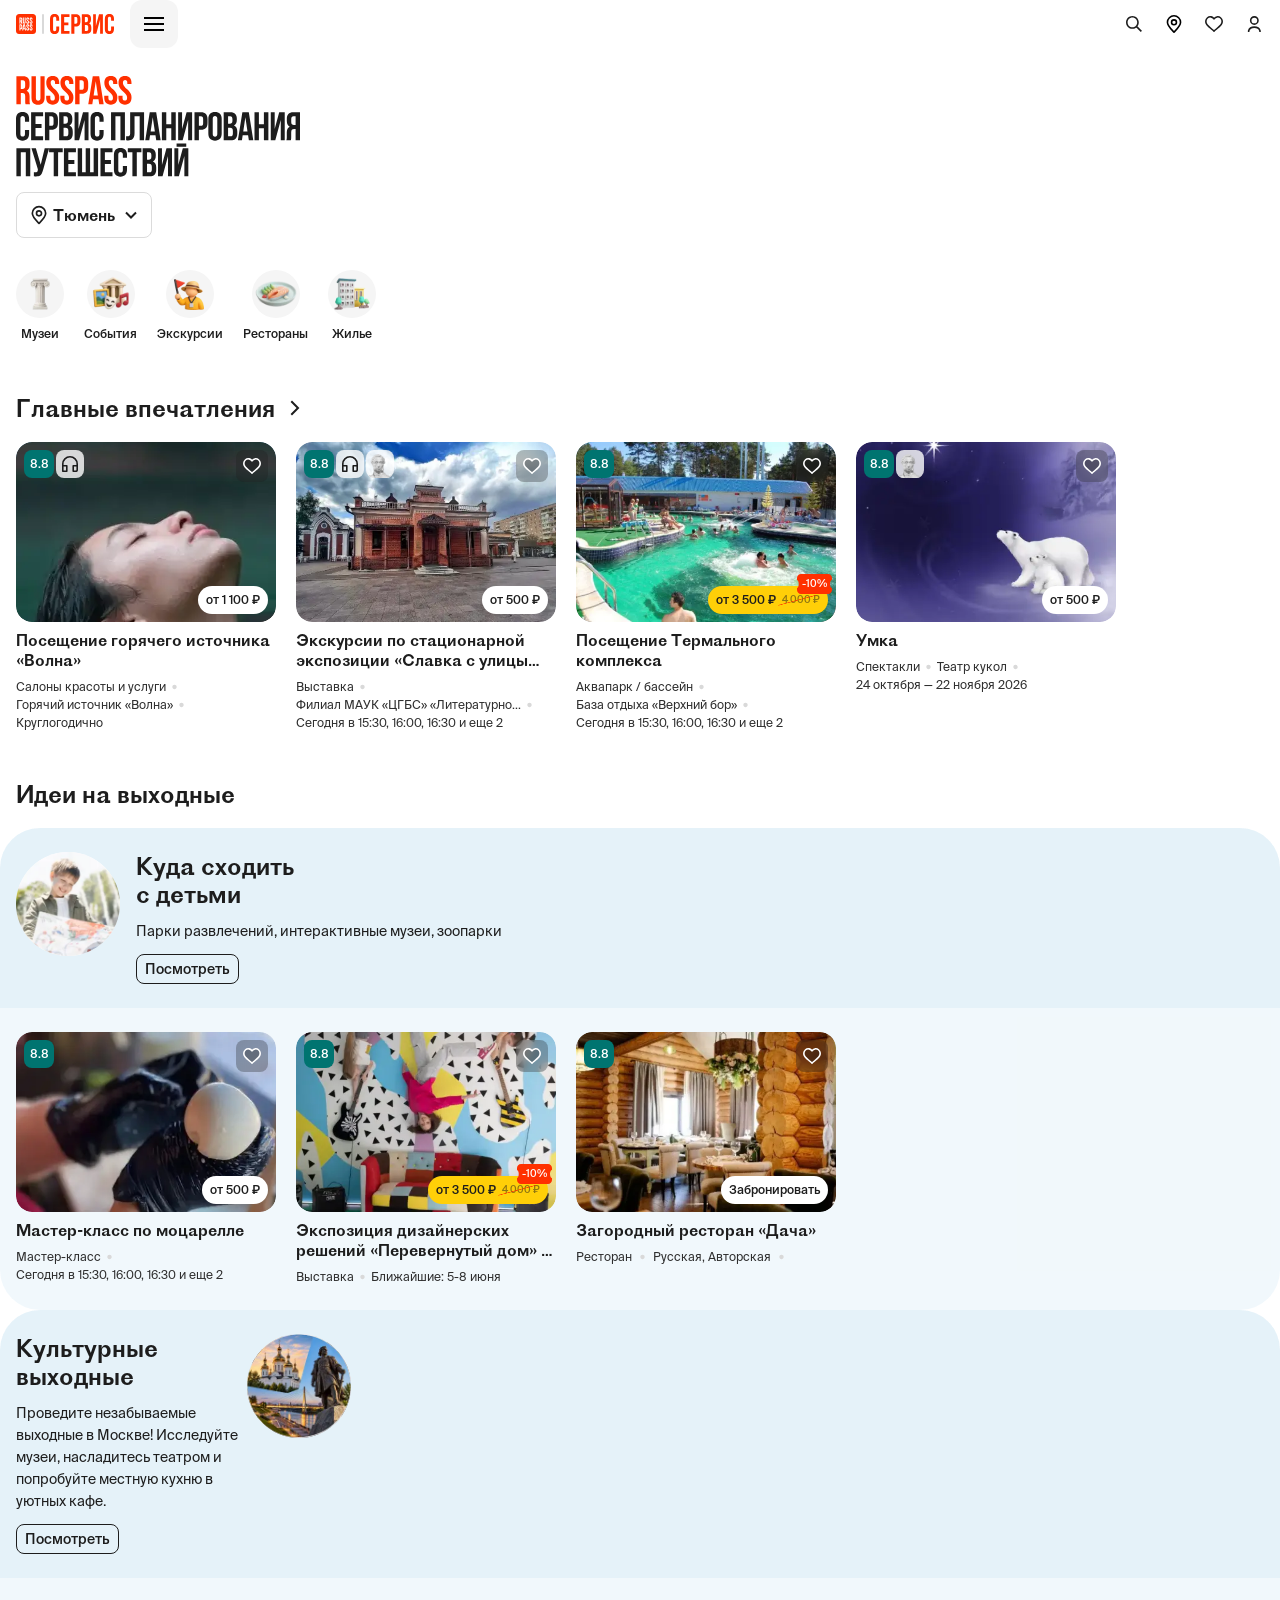
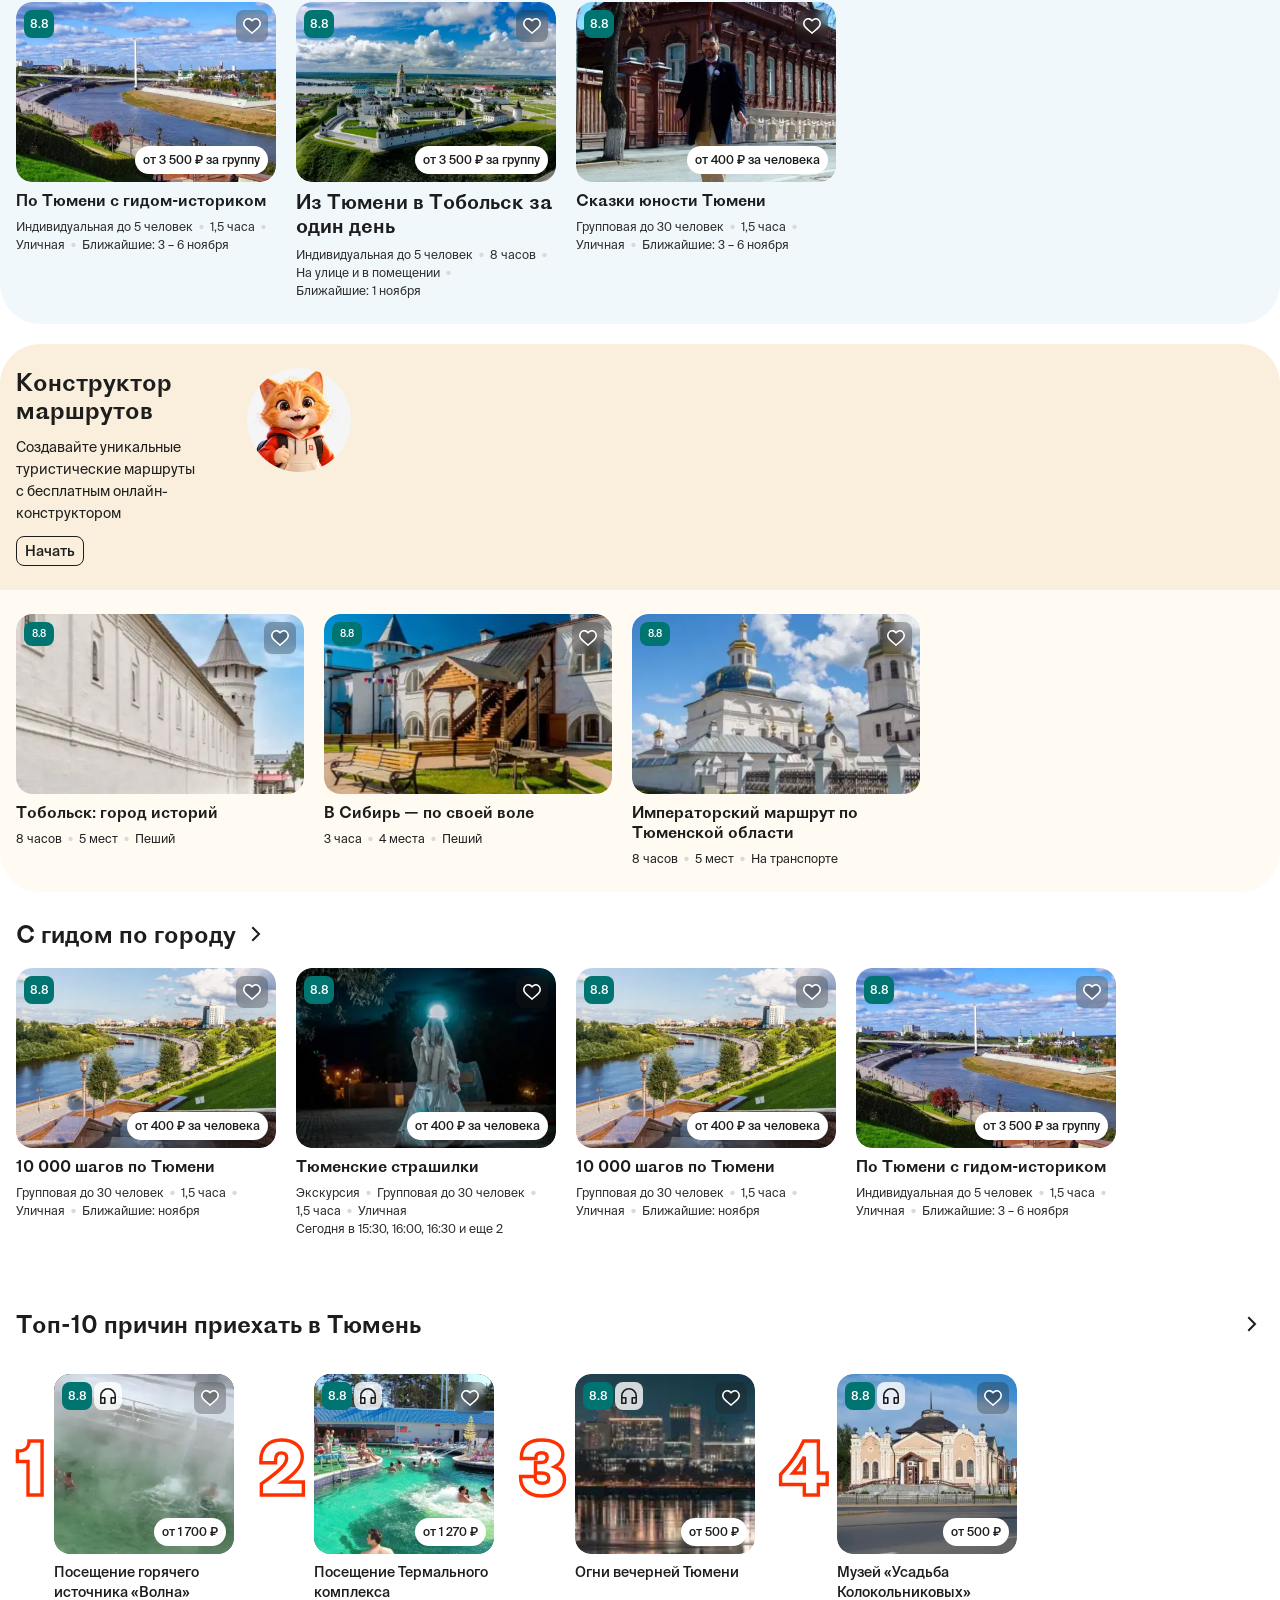
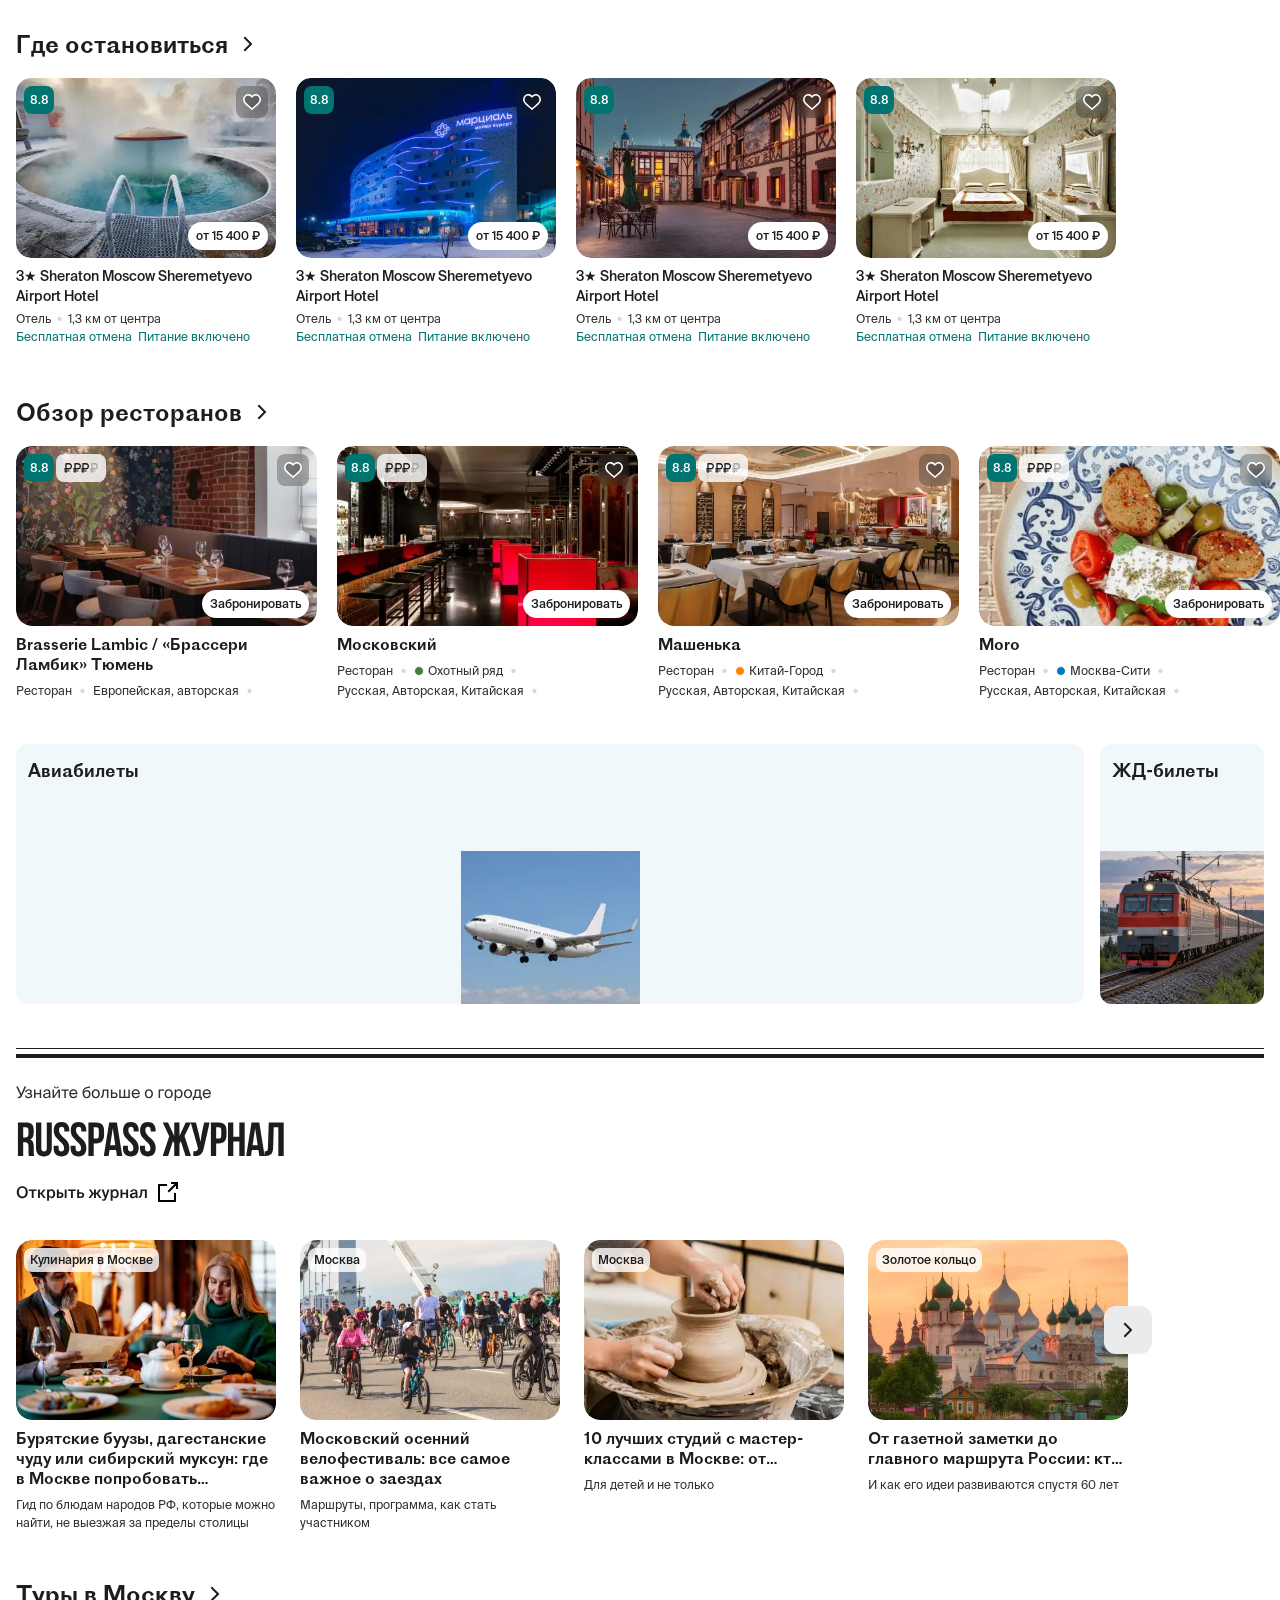
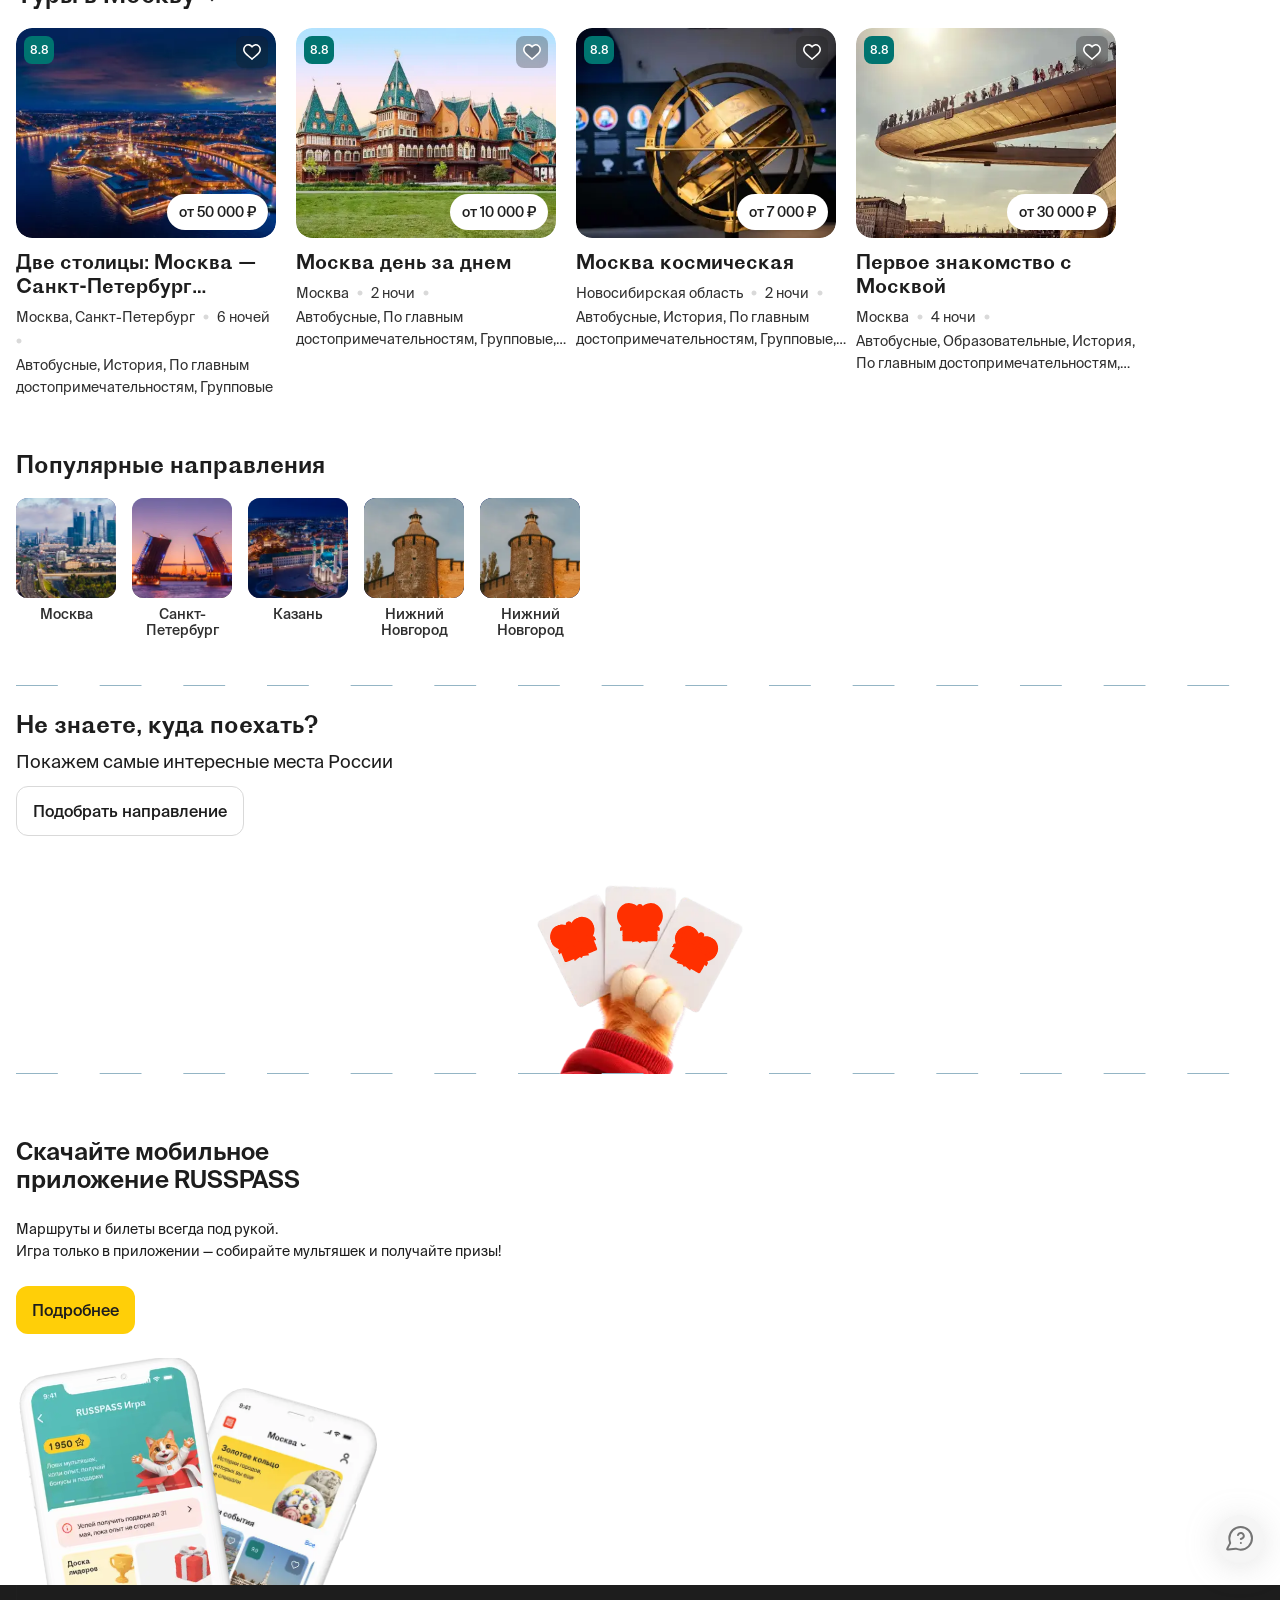
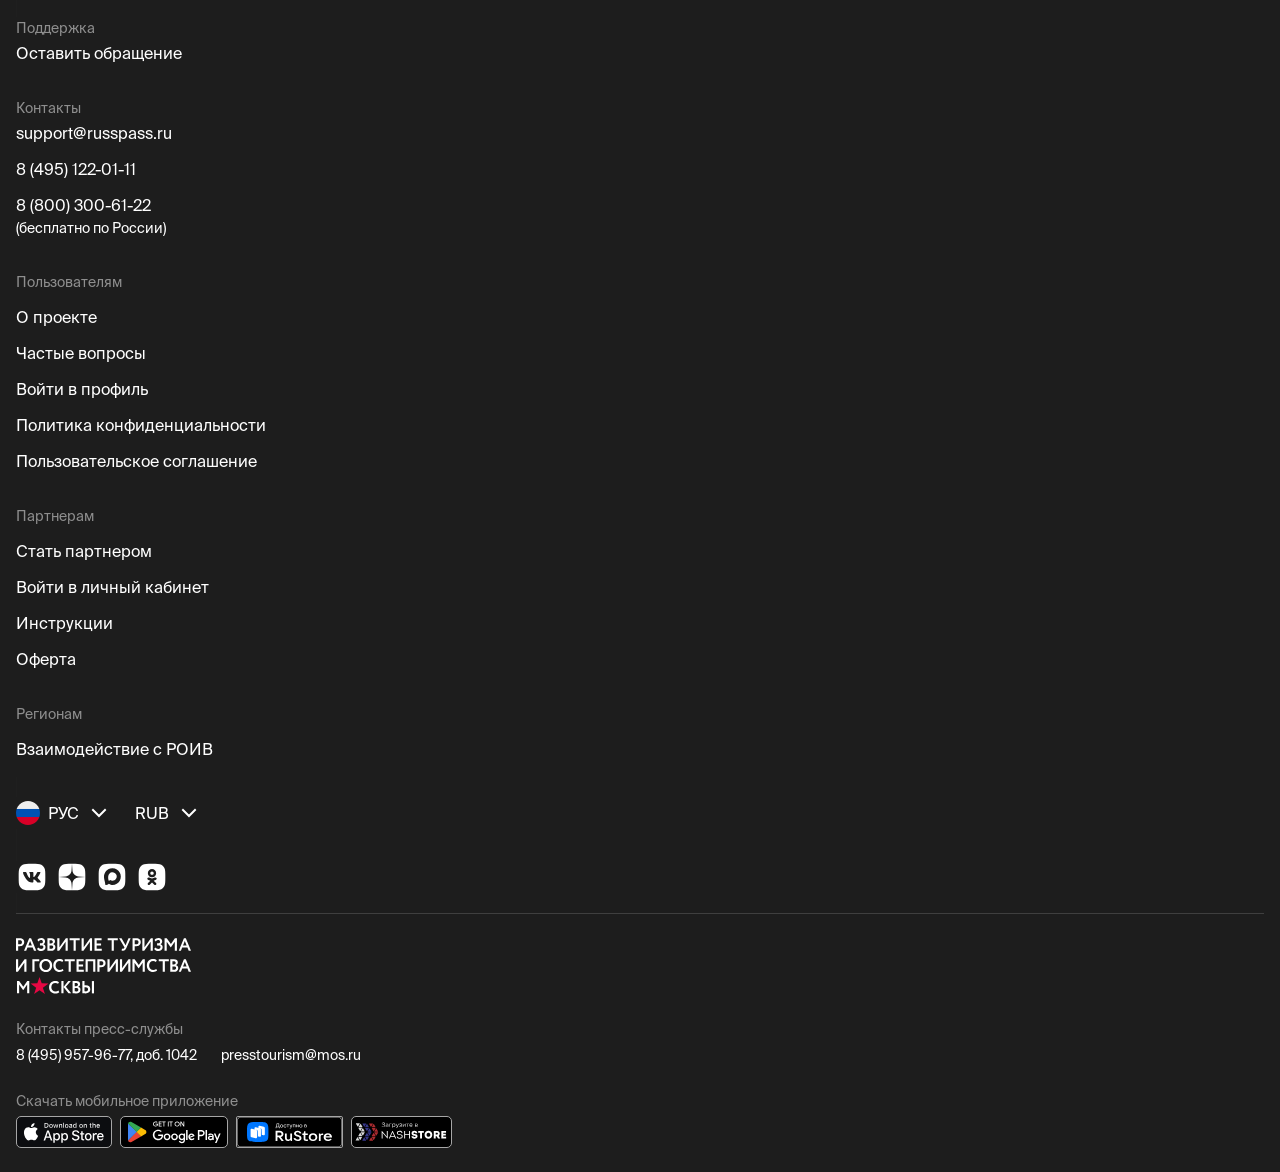
<file: tyumen-mobile.html>
<!doctype html>
<html lang="ru"><head><meta name="robots" content="noindex, nofollow"><title>RUSSPASS — главная, концепт</title><meta charset="utf-8">
<style id="base">@font-face{font-family:"Suisse Intl:Regular";src:url(assets/fonts/SuisseIntl-Regular.otf) format("opentype")}
@font-face{font-family:"Suisse Intl:Medium";src:url(assets/fonts/SuisseIntl-Medium.otf) format("opentype")}
@font-face{font-family:"Suisse Intl:SemiBold";src:url(assets/fonts/SuisseIntl-SemiBold.otf) format("opentype")}
@font-face{font-family:"Proto Grotesk:Regular";src:url(assets/fonts/ProtoGrotesk-Regular.otf) format("opentype")}
@font-face{font-family:"Proto Grotesk:Bold";src:url(assets/fonts/ProtoGrotesk-Bold.otf) format("opentype")}
@font-face{font-family:"Bebas Neue:Bold";src:local("BebasNeue")}
@font-face{font-family:"Bebas Neue Cyrillic:Regular";src:local("BebasNeue")}
@font-face{font-family:"SF Pro Text:Regular";src:local("SFProText-Regular")}
html,body{margin:0;background:#fff} #root{width:390px;margin:0 auto;overflow:hidden}</style>
<style>/*! tailwindcss v4.3.3 | MIT License | https://tailwindcss.com */
@layer properties;
@layer theme, base, components, utilities;
@layer theme {
  :root, :host {
    --font-sans: -apple-system, BlinkMacSystemFont, 'Segoe UI', Roboto, 'Helvetica Neue', 'Noto Sans', Arial,
    sans-serif, 'Apple Color Emoji', 'Segoe UI Emoji', 'Segoe UI Symbol', 'Noto Color Emoji';
    --font-mono: ui-monospace, SFMono-Regular, Menlo, Monaco, Consolas, 'Liberation Mono', 'Courier New',
    monospace;
    --color-black: #000;
    --color-white: #fff;
    --font-weight-medium: 500;
    --default-font-family: var(--font-sans);
    --default-mono-font-family: var(--font-mono);
  }
}
@layer base {
  *, ::after, ::before, ::backdrop, ::file-selector-button {
    box-sizing: border-box;
    margin: 0;
    padding: 0;
    border: 0 solid;
  }
  html, :host {
    line-height: 1.5;
    -webkit-text-size-adjust: 100%;
    tab-size: 4;
    font-family: var(--default-font-family, -apple-system, BlinkMacSystemFont, 'Segoe UI', Roboto, 'Helvetica Neue', 'Noto Sans', Arial, sans-serif, 'Apple Color Emoji', 'Segoe UI Emoji', 'Segoe UI Symbol', 'Noto Color Emoji');
    font-feature-settings: var(--default-font-feature-settings, normal);
    font-variation-settings: var(--default-font-variation-settings, normal);
    -webkit-tap-highlight-color: transparent;
  }
  hr {
    height: 0;
    color: inherit;
    border-top-width: 1px;
  }
  abbr:where([title]) {
    -webkit-text-decoration: underline dotted;
    text-decoration: underline dotted;
  }
  h1, h2, h3, h4, h5, h6 {
    font-size: inherit;
    font-weight: inherit;
  }
  a {
    color: inherit;
    -webkit-text-decoration: inherit;
    text-decoration: inherit;
  }
  b, strong {
    font-weight: bolder;
  }
  code, kbd, samp, pre {
    font-family: var(--default-mono-font-family, ui-monospace, SFMono-Regular, Menlo, Monaco, Consolas, 'Liberation Mono', 'Courier New', monospace);
    font-feature-settings: var(--default-mono-font-feature-settings, normal);
    font-variation-settings: var(--default-mono-font-variation-settings, normal);
    font-size: 1em;
  }
  small {
    font-size: 80%;
  }
  sub, sup {
    font-size: 75%;
    line-height: 0;
    position: relative;
    vertical-align: baseline;
  }
  sub {
    bottom: -0.25em;
  }
  sup {
    top: -0.5em;
  }
  table {
    text-indent: 0;
    border-color: inherit;
    border-collapse: collapse;
  }
  :-moz-focusring:where(:not(iframe)) {
    outline: auto;
  }
  progress {
    vertical-align: baseline;
  }
  summary {
    display: list-item;
  }
  ol, ul, menu {
    list-style: none;
  }
  img, svg, video, canvas, audio, iframe, embed, object {
    display: block;
    vertical-align: middle;
  }
  img, video {
    max-width: 100%;
    height: auto;
  }
  button, input, select, optgroup, textarea, ::file-selector-button {
    font: inherit;
    font-feature-settings: inherit;
    font-variation-settings: inherit;
    letter-spacing: inherit;
    color: inherit;
    border-radius: 0;
    background-color: transparent;
    opacity: 1;
  }
  :where(select:is([multiple], [size])) optgroup {
    font-weight: bolder;
  }
  :where(select:is([multiple], [size])) optgroup option {
    padding-inline-start: 20px;
  }
  ::file-selector-button {
    margin-inline-end: 4px;
  }
  ::placeholder {
    opacity: 1;
  }
  @supports (not (-webkit-appearance: -apple-pay-button))  or (contain-intrinsic-size: 1px) {
    ::placeholder {
      color: currentcolor;
      @supports (color: color-mix(in lab, red, red)) {
        color: color-mix(in oklab, currentcolor 50%, transparent);
      }
    }
  }
  textarea {
    resize: vertical;
  }
  ::-webkit-search-decoration {
    -webkit-appearance: none;
  }
  ::-webkit-date-and-time-value {
    min-height: 1lh;
    text-align: inherit;
  }
  ::-webkit-datetime-edit {
    display: inline-flex;
  }
  ::-webkit-datetime-edit-fields-wrapper {
    padding: 0;
  }
  ::-webkit-datetime-edit, ::-webkit-datetime-edit-year-field, ::-webkit-datetime-edit-month-field, ::-webkit-datetime-edit-day-field, ::-webkit-datetime-edit-hour-field, ::-webkit-datetime-edit-minute-field, ::-webkit-datetime-edit-second-field, ::-webkit-datetime-edit-millisecond-field, ::-webkit-datetime-edit-meridiem-field {
    padding-block: 0;
  }
  ::-webkit-calendar-picker-indicator {
    line-height: 1;
  }
  :-moz-ui-invalid {
    box-shadow: none;
  }
  button, input:where([type='button'], [type='reset'], [type='submit']), ::file-selector-button {
    appearance: button;
  }
  ::-webkit-inner-spin-button, ::-webkit-outer-spin-button {
    height: auto;
  }
  [hidden]:where(:not([hidden='until-found'])) {
    display: none !important;
  }
}
@layer utilities {
  .pointer-events-none {
    pointer-events: none;
  }
  .absolute {
    position: absolute;
  }
  .relative {
    position: relative;
  }
  .inset-0 {
    inset: 0px;
  }
  .inset-\[-0\.01\%_0\.02\%_77\.49\%_0\.01\%\] {
    inset: -0.01% 0.02% 77.49% 0.01%;
  }
  .inset-\[-1px_0_0_0\] {
    inset: -1px 0 0 0;
  }
  .inset-\[0_0_0\.53\%_0\] {
    inset: 0 0 0.53% 0;
  }
  .inset-\[14\.79\%_43\.37\%_65\.41\%_43\.3\%\] {
    inset: 14.79% 43.37% 65.41% 43.3%;
  }
  .inset-\[15\.7\%_9\.02\%_15\.3\%_9\.2\%\] {
    inset: 15.7% 9.02% 15.3% 9.2%;
  }
  .inset-\[17\.71\%_20\.5\%_16\.46\%_17\.16\%\] {
    inset: 17.71% 20.5% 16.46% 17.16%;
  }
  .inset-\[20\.83\%_10\.16\%_20\.83\%_71\.09\%\] {
    inset: 20.83% 10.16% 20.83% 71.09%;
  }
  .inset-\[20\.83\%_30\.47\%_20\.83\%_50\.78\%\] {
    inset: 20.83% 30.47% 20.83% 50.78%;
  }
  .inset-\[20\.83\%_50\.78\%_20\.83\%_30\.47\%\] {
    inset: 20.83% 50.78% 20.83% 30.47%;
  }
  .inset-\[20\.83\%_71\.09\%_20\.83\%_10\.16\%\] {
    inset: 20.83% 71.09% 20.83% 10.16%;
  }
  .inset-\[23\.75\%_22\.08\%_47\.47\%_57\.88\%\] {
    inset: 23.75% 22.08% 47.47% 57.88%;
  }
  .inset-\[38\.33\%_0_39\.14\%_0\] {
    inset: 38.33% 0 39.14% 0;
  }
  .inset-\[69\.77\%_55\.35\%_0_0\.33\%\] {
    inset: 69.77% 55.35% 0 0.33%;
  }
  .inset-\[calc\(-0\.4\%-0\.37px\)_-0\.37px_calc\(0\.4\%-0\.37px\)_-0\.37px\] {
    inset: calc(-0.4% - 0.37px) -0.37px calc(0.4% - 0.37px) -0.37px;
  }
  .inset-\[calc\(0\%-1px\)\] {
    inset: calc(0% - 1px);
  }
  .inset-\[calc\(15\.7\%-0\.25px\)_calc\(9\.02\%-0\.3px\)_calc\(15\.3\%-0\.26px\)_calc\(9\.2\%-0\.3px\)\] {
    inset: calc(15.7% - 0.25px) calc(9.02% - 0.3px) calc(15.3% - 0.26px) calc(9.2% - 0.3px);
  }
  .top-0 {
    top: 0px;
  }
  .top-1\/2 {
    top: calc(1 / 2 * 100%);
  }
  .top-\[-5px\] {
    top: -5px;
  }
  .top-\[-16\.61\%\] {
    top: -16.61%;
  }
  .top-\[-19\.32px\] {
    top: -19.32px;
  }
  .top-\[-20px\] {
    top: -20px;
  }
  .top-\[-70px\] {
    top: -70px;
  }
  .top-\[0\.3px\] {
    top: 0.3px;
  }
  .top-\[1\.68\%\] {
    top: 1.68%;
  }
  .top-\[3px\] {
    top: 3px;
  }
  .top-\[4px\] {
    top: 4px;
  }
  .top-\[9px\] {
    top: 9px;
  }
  .top-\[21px\] {
    top: 21px;
  }
  .top-\[27\.75px\] {
    top: 27.75px;
  }
  .top-\[38\.68px\] {
    top: 38.68px;
  }
  .top-\[66px\] {
    top: 66px;
  }
  .top-\[calc\(50\%-0\.16px\)\] {
    top: calc(50% - 0.16px);
  }
  .right-0 {
    right: 0px;
  }
  .right-\[-4px\] {
    right: -4px;
  }
  .right-\[-7px\] {
    right: -7px;
  }
  .right-\[-23\.51px\] {
    right: -23.51px;
  }
  .right-\[8\.76px\] {
    right: 8.76px;
  }
  .right-\[11\.98px\] {
    right: 11.98px;
  }
  .right-\[11px\] {
    right: 11px;
  }
  .bottom-\[-0\.67px\] {
    bottom: -0.67px;
  }
  .bottom-\[-191\.86px\] {
    bottom: -191.86px;
  }
  .bottom-\[-213\.99px\] {
    bottom: -213.99px;
  }
  .bottom-\[20px\] {
    bottom: 20px;
  }
  .left-0 {
    left: 0px;
  }
  .left-1\/2 {
    left: calc(1 / 2 * 100%);
  }
  .left-\[-4\.85\%\] {
    left: -4.85%;
  }
  .left-\[-56\.67px\] {
    left: -56.67px;
  }
  .left-\[-159\.95px\] {
    left: -159.95px;
  }
  .left-\[-241\.57px\] {
    left: -241.57px;
  }
  .left-\[-243px\] {
    left: -243px;
  }
  .left-\[0\.5px\] {
    left: 0.5px;
  }
  .left-\[3\.9px\] {
    left: 3.9px;
  }
  .left-\[3\.14\%\] {
    left: 3.14%;
  }
  .left-\[10\.12px\] {
    left: 10.12px;
  }
  .left-\[43px\] {
    left: 43px;
  }
  .left-\[56\.68px\] {
    left: 56.68px;
  }
  .left-\[96px\] {
    left: 96px;
  }
  .left-\[calc\(50\%\+35\.91px\)\] {
    left: calc(50% + 35.91px);
  }
  .col-1 {
    grid-column: 1;
  }
  .row-1 {
    grid-row: 1;
  }
  .mt-0 {
    margin-top: 0px;
  }
  .mt-\[12\.12px\] {
    margin-top: 12.12px;
  }
  .mb-0 {
    margin-bottom: 0px;
  }
  .ml-0 {
    margin-left: 0px;
  }
  .ml-\[37\.43px\] {
    margin-left: 37.43px;
  }
  .block {
    display: block;
  }
  .contents {
    display: contents;
  }
  .flex {
    display: flex;
  }
  .inline-grid {
    display: inline-grid;
  }
  .aspect-\[80\.06039428710938\/25\.022315979003906\] {
    aspect-ratio: 80.06039428710938/25.022315979003906;
  }
  .size-\[10px\] {
    width: 10px;
    height: 10px;
  }
  .size-\[16px\] {
    width: 16px;
    height: 16px;
  }
  .size-\[20px\] {
    width: 20px;
    height: 20px;
  }
  .size-\[24px\] {
    width: 24px;
    height: 24px;
  }
  .size-\[28px\] {
    width: 28px;
    height: 28px;
  }
  .size-\[32px\] {
    width: 32px;
    height: 32px;
  }
  .size-\[40\.4px\] {
    width: 40.4px;
    height: 40.4px;
  }
  .size-\[42\.535px\] {
    width: 42.535px;
    height: 42.535px;
  }
  .size-\[47\.5px\] {
    width: 47.5px;
    height: 47.5px;
  }
  .size-\[48px\] {
    width: 48px;
    height: 48px;
  }
  .size-\[55\.028px\] {
    width: 55.028px;
    height: 55.028px;
  }
  .size-\[100px\] {
    width: 100px;
    height: 100px;
  }
  .size-\[104px\] {
    width: 104px;
    height: 104px;
  }
  .size-\[175px\] {
    width: 175px;
    height: 175px;
  }
  .size-\[179px\] {
    width: 179px;
    height: 179px;
  }
  .size-\[217\.334px\] {
    width: 217.334px;
    height: 217.334px;
  }
  .size-full {
    width: 100%;
    height: 100%;
  }
  .h-0 {
    height: 0px;
  }
  .h-\[4px\] {
    height: 4px;
  }
  .h-\[8\.121px\] {
    height: 8.121px;
  }
  .h-\[8px\] {
    height: 8px;
  }
  .h-\[10\.191px\] {
    height: 10.191px;
  }
  .h-\[12\.331px\] {
    height: 12.331px;
  }
  .h-\[13px\] {
    height: 13px;
  }
  .h-\[16px\] {
    height: 16px;
  }
  .h-\[17\.982px\] {
    height: 17.982px;
  }
  .h-\[18px\] {
    height: 18px;
  }
  .h-\[20px\] {
    height: 20px;
  }
  .h-\[22px\] {
    height: 22px;
  }
  .h-\[24\.672px\] {
    height: 24.672px;
  }
  .h-\[24px\] {
    height: 24px;
  }
  .h-\[28px\] {
    height: 28px;
  }
  .h-\[32\.002px\] {
    height: 32.002px;
  }
  .h-\[32px\] {
    height: 32px;
  }
  .h-\[36px\] {
    height: 36px;
  }
  .h-\[37px\] {
    height: 37px;
  }
  .h-\[40px\] {
    height: 40px;
  }
  .h-\[48px\] {
    height: 48px;
  }
  .h-\[50px\] {
    height: 50px;
  }
  .h-\[55\.204px\] {
    height: 55.204px;
  }
  .h-\[56px\] {
    height: 56px;
  }
  .h-\[64px\] {
    height: 64px;
  }
  .h-\[80px\] {
    height: 80px;
  }
  .h-\[104px\] {
    height: 104px;
  }
  .h-\[116\.61\%\] {
    height: 116.61%;
  }
  .h-\[148px\] {
    height: 148px;
  }
  .h-\[153px\] {
    height: 153px;
  }
  .h-\[158\.71\%\] {
    height: 158.71%;
  }
  .h-\[174\.711px\] {
    height: 174.711px;
  }
  .h-\[180px\] {
    height: 180px;
  }
  .h-\[183\.303px\] {
    height: 183.303px;
  }
  .h-\[200px\] {
    height: 200px;
  }
  .h-\[210px\] {
    height: 210px;
  }
  .h-\[215px\] {
    height: 215px;
  }
  .h-\[227px\] {
    height: 227px;
  }
  .h-\[260px\] {
    height: 260px;
  }
  .h-\[425\.164px\] {
    height: 425.164px;
  }
  .h-\[438\.082px\] {
    height: 438.082px;
  }
  .h-\[508\.959px\] {
    height: 508.959px;
  }
  .h-\[hypot\(-33\.1049cqw\,60\.8045cqh\)\] {
    height: hypot(-33.1049cqw, 60.8045cqh);
  }
  .h-full {
    height: 100%;
  }
  .h-px {
    height: 1px;
  }
  .min-h-px {
    min-height: 1px;
  }
  .w-\[2px\] {
    width: 2px;
  }
  .w-\[4px\] {
    width: 4px;
  }
  .w-\[5px\] {
    width: 5px;
  }
  .w-\[6px\] {
    width: 6px;
  }
  .w-\[14\.757px\] {
    width: 14.757px;
  }
  .w-\[18\.703px\] {
    width: 18.703px;
  }
  .w-\[28px\] {
    width: 28px;
  }
  .w-\[30px\] {
    width: 30px;
  }
  .w-\[32\.084px\] {
    width: 32.084px;
  }
  .w-\[32px\] {
    width: 32px;
  }
  .w-\[38\.033px\] {
    width: 38.033px;
  }
  .w-\[38px\] {
    width: 38px;
  }
  .w-\[39\.375px\] {
    width: 39.375px;
  }
  .w-\[42px\] {
    width: 42px;
  }
  .w-\[58px\] {
    width: 58px;
  }
  .w-\[64px\] {
    width: 64px;
  }
  .w-\[68px\] {
    width: 68px;
  }
  .w-\[93\.71\%\] {
    width: 93.71%;
  }
  .w-\[96px\] {
    width: 96px;
  }
  .w-\[101\.587px\] {
    width: 101.587px;
  }
  .w-\[106\.667px\] {
    width: 106.667px;
  }
  .w-\[108px\] {
    width: 108px;
  }
  .w-\[146\.68\%\] {
    width: 146.68%;
  }
  .w-\[164px\] {
    width: 164px;
  }
  .w-\[168\.083px\] {
    width: 168.083px;
  }
  .w-\[174\.639px\] {
    width: 174.639px;
  }
  .w-\[180px\] {
    width: 180px;
  }
  .w-\[223px\] {
    width: 223px;
  }
  .w-\[260px\] {
    width: 260px;
  }
  .w-\[270px\] {
    width: 270px;
  }
  .w-\[288px\] {
    width: 288px;
  }
  .w-\[291px\] {
    width: 291px;
  }
  .w-\[297\.929px\] {
    width: 297.929px;
  }
  .w-\[298px\] {
    width: 298px;
  }
  .w-\[343px\] {
    width: 343px;
  }
  .w-\[374px\] {
    width: 374px;
  }
  .w-\[375px\] {
    width: 375px;
  }
  .w-\[378px\] {
    width: 378px;
  }
  .w-\[390px\] {
    width: 390px;
  }
  .w-\[409\.568px\] {
    width: 409.568px;
  }
  .w-\[411px\] {
    width: 411px;
  }
  .w-\[476\.184px\] {
    width: 476.184px;
  }
  .w-\[490\.652px\] {
    width: 490.652px;
  }
  .w-\[526px\] {
    width: 526px;
  }
  .w-\[552\.728px\] {
    width: 552.728px;
  }
  .w-\[596px\] {
    width: 596px;
  }
  .w-\[885px\] {
    width: 885px;
  }
  .w-\[1128px\] {
    width: 1128px;
  }
  .w-\[1224px\] {
    width: 1224px;
  }
  .w-\[hypot\(66\.8951cqw\,39\.1955cqh\)\] {
    width: hypot(66.8951cqw, 39.1955cqh);
  }
  .w-\[min-content\] {
    width: min-content;
  }
  .w-full {
    width: 100%;
  }
  .w-px {
    width: 1px;
  }
  .max-w-\[160px\] {
    max-width: 160px;
  }
  .max-w-none {
    max-width: none;
  }
  .min-w-\[48px\] {
    min-width: 48px;
  }
  .min-w-\[150px\] {
    min-width: 150px;
  }
  .min-w-\[158px\] {
    min-width: 158px;
  }
  .min-w-\[260px\] {
    min-width: 260px;
  }
  .min-w-\[288px\] {
    min-width: 288px;
  }
  .min-w-full {
    min-width: 100%;
  }
  .min-w-px {
    min-width: 1px;
  }
  .flex-\[1_0_0\] {
    flex: 1 0 0;
  }
  .flex-none {
    flex: none;
  }
  .shrink-0 {
    flex-shrink: 0;
  }
  .-translate-x-1\/2 {
    --tw-translate-x: calc(calc(1 / 2 * 100%) * -1);
    translate: var(--tw-translate-x) var(--tw-translate-y);
  }
  .-translate-y-1\/2 {
    --tw-translate-y: calc(calc(1 / 2 * 100%) * -1);
    translate: var(--tw-translate-x) var(--tw-translate-y);
  }
  .rotate-165 {
    rotate: 165deg;
  }
  .rotate-180 {
    rotate: 180deg;
  }
  .rotate-\[-8\.93deg\] {
    rotate: -8.93deg;
  }
  .rotate-\[-21\.18deg\] {
    rotate: -21.18deg;
  }
  .rotate-\[29\.46deg\] {
    rotate: 29.46deg;
  }
  .cursor-pointer {
    cursor: pointer;
  }
  .grid-cols-\[max-content\] {
    grid-template-columns: max-content;
  }
  .grid-rows-\[max-content\] {
    grid-template-rows: max-content;
  }
  .flex-col {
    flex-direction: column;
  }
  .flex-wrap {
    flex-wrap: wrap;
  }
  .place-items-start {
    place-items: start;
  }
  .content-center {
    align-content: center;
  }
  .content-start {
    align-content: flex-start;
  }
  .content-stretch {
    align-content: stretch;
  }
  .items-center {
    align-items: center;
  }
  .items-end {
    align-items: flex-end;
  }
  .items-start {
    align-items: flex-start;
  }
  .justify-between {
    justify-content: space-between;
  }
  .justify-center {
    justify-content: center;
  }
  .justify-end {
    justify-content: flex-end;
  }
  .gap-\[0px_6px\] {
    gap: 0px 6px;
  }
  .gap-\[2px\] {
    gap: 2px;
  }
  .gap-\[4px\] {
    gap: 4px;
  }
  .gap-\[4px_24px\] {
    gap: 4px 24px;
  }
  .gap-\[6px\] {
    gap: 6px;
  }
  .gap-\[8px\] {
    gap: 8px;
  }
  .gap-\[12px\] {
    gap: 12px;
  }
  .gap-\[16px\] {
    gap: 16px;
  }
  .gap-\[20px\] {
    gap: 20px;
  }
  .gap-\[24px\] {
    gap: 24px;
  }
  .gap-\[32px\] {
    gap: 32px;
  }
  .gap-\[40px_20px\] {
    gap: 40px 20px;
  }
  .gap-\[104px\] {
    gap: 104px;
  }
  .gap-\[var\(--spacing\\\/4\,4px\)\] {
    gap: var(--spacing\/4,4px);
  }
  .gap-\[var\(--spacing\\\/6\,0px_6px\)\] {
    gap: var(--spacing\/6,0px 6px);
  }
  .gap-\[var\(--spacing\\\/6\,6px\)\] {
    gap: var(--spacing\/6,6px);
  }
  .gap-\[var\(--spacing\\\/8\,2px_8px\)\] {
    gap: var(--spacing\/8,2px 8px);
  }
  .gap-\[var\(--spacing\\\/8\,8px\)\] {
    gap: var(--spacing\/8,8px);
  }
  .gap-\[var\(--spacing\\\/12\,12px\)\] {
    gap: var(--spacing\/12,12px);
  }
  .self-stretch {
    align-self: stretch;
  }
  .overflow-clip {
    overflow: clip;
  }
  .overflow-hidden {
    overflow: hidden;
  }
  .rounded-\[1\.839px\] {
    border-radius: 1.839px;
  }
  .rounded-\[2px\] {
    border-radius: 2px;
  }
  .rounded-\[5px\] {
    border-radius: 5px;
  }
  .rounded-\[8px\] {
    border-radius: 8px;
  }
  .rounded-\[10px\] {
    border-radius: 10px;
  }
  .rounded-\[12px\] {
    border-radius: 12px;
  }
  .rounded-\[15px\] {
    border-radius: 15px;
  }
  .rounded-\[16px\] {
    border-radius: 16px;
  }
  .rounded-\[20px\] {
    border-radius: 20px;
  }
  .rounded-\[40px\] {
    border-radius: 40px;
  }
  .rounded-\[52px\] {
    border-radius: 52px;
  }
  .rounded-\[86\.607px\] {
    border-radius: 86.607px;
  }
  .rounded-\[100px\] {
    border-radius: 100px;
  }
  .rounded-\[120px\] {
    border-radius: 120px;
  }
  .rounded-\[1000px\] {
    border-radius: 1000px;
  }
  .rounded-\[var\(--borderradius\\\/cards\,16px\)\] {
    border-radius: var(--borderradius\/cards,16px);
  }
  .rounded-\[var\(--radius\\\/8\,8px\)\] {
    border-radius: var(--radius\/8,8px);
  }
  .rounded-\[var\(--radius\\\/12\,12px\)\] {
    border-radius: var(--radius\/12,12px);
  }
  .rounded-\[var\(--radius\\\/16\,16px\)\] {
    border-radius: var(--radius\/16,16px);
  }
  .rounded-\[var\(--radius\\\/20\,20px\)\] {
    border-radius: var(--radius\/20,20px);
  }
  .border {
    border-style: var(--tw-border-style);
    border-width: 1px;
  }
  .border-\[0\.368px\] {
    border-style: var(--tw-border-style);
    border-width: 0.368px;
  }
  .border-t {
    border-top-style: var(--tw-border-style);
    border-top-width: 1px;
  }
  .border-solid {
    --tw-border-style: solid;
    border-style: solid;
  }
  .border-\[\#1d1d1d\] {
    border-color: #1d1d1d;
  }
  .border-\[\#a6a6a6\] {
    border-color: #a6a6a6;
  }
  .border-\[\#d9d9d9\] {
    border-color: #d9d9d9;
  }
  .border-\[\#dbdbdb\] {
    border-color: #dbdbdb;
  }
  .border-\[rgba\(255\,255\,255\,0\.15\)\] {
    border-color: rgba(255,255,255,0.15);
  }
  .bg-\[\#1d1d1d\] {
    background-color: #1d1d1d;
  }
  .bg-\[\#6ae4bf\] {
    background-color: #6ae4bf;
  }
  .bg-\[\#007470\] {
    background-color: #007470;
  }
  .bg-\[\#d9d9d9\] {
    background-color: #d9d9d9;
  }
  .bg-\[\#ebebeb\] {
    background-color: #ebebeb;
  }
  .bg-\[\#f5f5f5\] {
    background-color: #f5f5f5;
  }
  .bg-\[\#faefdc\] {
    background-color: #faefdc;
  }
  .bg-\[\#ff3000\] {
    background-color: #ff3000;
  }
  .bg-\[\#ffcf08\] {
    background-color: #ffcf08;
  }
  .bg-\[\#fffbf3\] {
    background-color: #fffbf3;
  }
  .bg-\[rgba\(0\,0\,0\,0\.08\)\] {
    background-color: rgba(0,0,0,0.08);
  }
  .bg-\[rgba\(29\,29\,29\,0\.3\)\] {
    background-color: rgba(29,29,29,0.3);
  }
  .bg-\[rgba\(106\,228\,191\,0\.8\)\] {
    background-color: rgba(106,228,191,0.8);
  }
  .bg-\[rgba\(118\,185\,220\,0\.1\)\] {
    background-color: rgba(118,185,220,0.1);
  }
  .bg-\[rgba\(249\,249\,249\,0\.94\)\] {
    background-color: rgba(249,249,249,0.94);
  }
  .bg-\[rgba\(255\,255\,255\,0\.8\)\] {
    background-color: rgba(255,255,255,0.8);
  }
  .bg-black {
    background-color: var(--color-black);
  }
  .bg-white {
    background-color: var(--color-white);
  }
  .object-cover {
    object-fit: cover;
  }
  .object-bottom {
    object-position: bottom;
  }
  .p-\[4px\] {
    padding: 4px;
  }
  .p-\[6px\] {
    padding: 6px;
  }
  .p-\[8px\] {
    padding: 8px;
  }
  .p-\[12px\] {
    padding: 12px;
  }
  .p-\[14px\] {
    padding: 14px;
  }
  .p-\[16px\] {
    padding: 16px;
  }
  .p-\[var\(--spacing\\\/8\,8px\)\] {
    padding: var(--spacing\/8,8px);
  }
  .p-\[var\(--spacing\\\/12\,12px\)\] {
    padding: var(--spacing\/12,12px);
  }
  .px-\[6px\] {
    padding-inline: 6px;
  }
  .px-\[8px\] {
    padding-inline: 8px;
  }
  .px-\[10px\] {
    padding-inline: 10px;
  }
  .px-\[12px\] {
    padding-inline: 12px;
  }
  .px-\[16px\] {
    padding-inline: 16px;
  }
  .px-\[var\(--spacing\\\/8\,8px\)\] {
    padding-inline: var(--spacing\/8,8px);
  }
  .px-px {
    padding-inline: 1px;
  }
  .py-\[4px\] {
    padding-block: 4px;
  }
  .py-\[6px\] {
    padding-block: 6px;
  }
  .py-\[8px\] {
    padding-block: 8px;
  }
  .py-\[12px\] {
    padding-block: 12px;
  }
  .py-\[24px\] {
    padding-block: 24px;
  }
  .py-\[var\(--spacing\\\/12\,12px\)\] {
    padding-block: var(--spacing\/12,12px);
  }
  .pt-\[8px\] {
    padding-top: 8px;
  }
  .pt-\[16px\] {
    padding-top: 16px;
  }
  .pt-\[24px\] {
    padding-top: 24px;
  }
  .pt-\[48px\] {
    padding-top: 48px;
  }
  .pr-\[8px\] {
    padding-right: 8px;
  }
  .pr-\[16px\] {
    padding-right: 16px;
  }
  .pb-\[10px\] {
    padding-bottom: 10px;
  }
  .pb-\[16px\] {
    padding-bottom: 16px;
  }
  .pb-\[22px\] {
    padding-bottom: 22px;
  }
  .pb-\[24px\] {
    padding-bottom: 24px;
  }
  .pl-\[16px\] {
    padding-left: 16px;
  }
  .text-center {
    text-align: center;
  }
  .text-right {
    text-align: right;
  }
  .font-\[\"Suisse_Intl\:Medium\"\] {
    font-family: "Suisse Intl:Medium";
  }
  .font-\[\"Suisse_Intl\:Regular\"\] {
    font-family: "Suisse Intl:Regular";
  }
  .font-\[\'Bebas_Neue\:Bold\'\] {
    font-family: 'Bebas Neue:Bold';
  }
  .font-\[\'Bebas_Neue_Cyrillic\:Regular\'\] {
    font-family: 'Bebas Neue Cyrillic:Regular';
  }
  .font-\[\'Proto_Grotesk\:Bold\'\] {
    font-family: 'Proto Grotesk:Bold';
  }
  .font-\[\'Proto_Grotesk\:Regular\'\] {
    font-family: 'Proto Grotesk:Regular';
  }
  .font-\[\'SF_Compact_Display\:Regular\'\] {
    font-family: 'SF Compact Display:Regular';
  }
  .font-\[\'SF_Pro_Text\:Regular\'\] {
    font-family: 'SF Pro Text:Regular';
  }
  .font-\[\'SF_Pro_Text\:Semibold\'\] {
    font-family: 'SF Pro Text:Semibold';
  }
  .font-\[\'Suisse_Intl\:Medium\'\] {
    font-family: 'Suisse Intl:Medium';
  }
  .font-\[\'Suisse_Intl\:Regular\'\] {
    font-family: 'Suisse Intl:Regular';
  }
  .font-\[\'Suisse_Intl\:SemiBold\'\] {
    font-family: 'Suisse Intl:SemiBold';
  }
  .text-\[10px\] {
    font-size: 10px;
  }
  .text-\[12px\] {
    font-size: 12px;
  }
  .text-\[14px\] {
    font-size: 14px;
  }
  .text-\[15px\] {
    font-size: 15px;
  }
  .text-\[16px\] {
    font-size: 16px;
  }
  .text-\[18px\] {
    font-size: 18px;
  }
  .text-\[20px\] {
    font-size: 20px;
  }
  .text-\[24px\] {
    font-size: 24px;
  }
  .text-\[40px\] {
    font-size: 40px;
  }
  .text-\[48px\] {
    font-size: 48px;
  }
  .text-\[72px\] {
    font-size: 72px;
  }
  .leading-\[0\.9\] {
    --tw-leading: 0.9;
    line-height: 0.9;
  }
  .leading-\[0\] {
    --tw-leading: 0;
    line-height: 0;
  }
  .leading-\[12px\] {
    --tw-leading: 12px;
    line-height: 12px;
  }
  .leading-\[16px\] {
    --tw-leading: 16px;
    line-height: 16px;
  }
  .leading-\[18px\] {
    --tw-leading: 18px;
    line-height: 18px;
  }
  .leading-\[20px\] {
    --tw-leading: 20px;
    line-height: 20px;
  }
  .leading-\[22px\] {
    --tw-leading: 22px;
    line-height: 22px;
  }
  .leading-\[24px\] {
    --tw-leading: 24px;
    line-height: 24px;
  }
  .leading-\[28px\] {
    --tw-leading: 28px;
    line-height: 28px;
  }
  .leading-\[80px\] {
    --tw-leading: 80px;
    line-height: 80px;
  }
  .leading-\[157\.368px\] {
    --tw-leading: 157.368px;
    line-height: 157.368px;
  }
  .leading-\[normal\] {
    --tw-leading: normal;
    line-height: normal;
  }
  .font-medium {
    --tw-font-weight: var(--font-weight-medium);
    font-weight: var(--font-weight-medium);
  }
  .tracking-\[-0\.8px\] {
    --tw-tracking: -0.8px;
    letter-spacing: -0.8px;
  }
  .tracking-\[-0\.28px\] {
    --tw-tracking: -0.28px;
    letter-spacing: -0.28px;
  }
  .tracking-\[-0\.96px\] {
    --tw-tracking: -0.96px;
    letter-spacing: -0.96px;
  }
  .tracking-\[-0\.448px\] {
    --tw-tracking: -0.448px;
    letter-spacing: -0.448px;
  }
  .\[word-break\:break-word\] {
    word-break: break-word;
  }
  .text-ellipsis {
    text-overflow: ellipsis;
  }
  .whitespace-nowrap {
    white-space: nowrap;
  }
  .text-\[\#1d1d1d\] {
    color: #1d1d1d;
  }
  .text-\[\#2f2f2f\] {
    color: #2f2f2f;
  }
  .text-\[\#222\] {
    color: #222;
  }
  .text-\[\#007470\] {
    color: #007470;
  }
  .text-\[\#ff3000\] {
    color: #ff3000;
  }
  .text-\[rgba\(29\,29\,29\,0\.5\)\] {
    color: rgba(29,29,29,0.5);
  }
  .text-\[rgba\(255\,255\,255\,0\.5\)\] {
    color: rgba(255,255,255,0.5);
  }
  .text-\[transparent\] {
    color: transparent;
  }
  .text-black {
    color: var(--color-black);
  }
  .text-white {
    color: var(--color-white);
  }
  .not-italic {
    font-style: normal;
  }
  .opacity-1 {
    opacity: 1%;
  }
  .drop-shadow-\[0px_4px_15px_rgba\(148\,148\,148\,0\.25\)\] {
    --tw-drop-shadow-size: drop-shadow(0px 4px 15px var(--tw-drop-shadow-color, rgba(148,148,148,0.25)));
    --tw-drop-shadow: var(--tw-drop-shadow-size);
    filter: var(--tw-blur,) var(--tw-brightness,) var(--tw-contrast,) var(--tw-grayscale,) var(--tw-hue-rotate,) var(--tw-invert,) var(--tw-saturate,) var(--tw-sepia,) var(--tw-drop-shadow,);
  }
  .backdrop-blur-\[4px\] {
    --tw-backdrop-blur: blur(4px);
    -webkit-backdrop-filter: var(--tw-backdrop-blur,) var(--tw-backdrop-brightness,) var(--tw-backdrop-contrast,) var(--tw-backdrop-grayscale,) var(--tw-backdrop-hue-rotate,) var(--tw-backdrop-invert,) var(--tw-backdrop-opacity,) var(--tw-backdrop-saturate,) var(--tw-backdrop-sepia,);
    backdrop-filter: var(--tw-backdrop-blur,) var(--tw-backdrop-brightness,) var(--tw-backdrop-contrast,) var(--tw-backdrop-grayscale,) var(--tw-backdrop-hue-rotate,) var(--tw-backdrop-invert,) var(--tw-backdrop-opacity,) var(--tw-backdrop-saturate,) var(--tw-backdrop-sepia,);
  }
  .backdrop-blur-\[8px\] {
    --tw-backdrop-blur: blur(8px);
    -webkit-backdrop-filter: var(--tw-backdrop-blur,) var(--tw-backdrop-brightness,) var(--tw-backdrop-contrast,) var(--tw-backdrop-grayscale,) var(--tw-backdrop-hue-rotate,) var(--tw-backdrop-invert,) var(--tw-backdrop-opacity,) var(--tw-backdrop-saturate,) var(--tw-backdrop-sepia,);
    backdrop-filter: var(--tw-backdrop-blur,) var(--tw-backdrop-brightness,) var(--tw-backdrop-contrast,) var(--tw-backdrop-grayscale,) var(--tw-backdrop-hue-rotate,) var(--tw-backdrop-invert,) var(--tw-backdrop-opacity,) var(--tw-backdrop-saturate,) var(--tw-backdrop-sepia,);
  }
}
@property --tw-translate-x {
  syntax: "*";
  inherits: false;
  initial-value: 0;
}
@property --tw-translate-y {
  syntax: "*";
  inherits: false;
  initial-value: 0;
}
@property --tw-translate-z {
  syntax: "*";
  inherits: false;
  initial-value: 0;
}
@property --tw-border-style {
  syntax: "*";
  inherits: false;
  initial-value: solid;
}
@property --tw-leading {
  syntax: "*";
  inherits: false;
}
@property --tw-font-weight {
  syntax: "*";
  inherits: false;
}
@property --tw-tracking {
  syntax: "*";
  inherits: false;
}
@property --tw-blur {
  syntax: "*";
  inherits: false;
}
@property --tw-brightness {
  syntax: "*";
  inherits: false;
}
@property --tw-contrast {
  syntax: "*";
  inherits: false;
}
@property --tw-grayscale {
  syntax: "*";
  inherits: false;
}
@property --tw-hue-rotate {
  syntax: "*";
  inherits: false;
}
@property --tw-invert {
  syntax: "*";
  inherits: false;
}
@property --tw-opacity {
  syntax: "*";
  inherits: false;
}
@property --tw-saturate {
  syntax: "*";
  inherits: false;
}
@property --tw-sepia {
  syntax: "*";
  inherits: false;
}
@property --tw-drop-shadow {
  syntax: "*";
  inherits: false;
}
@property --tw-drop-shadow-color {
  syntax: "*";
  inherits: false;
}
@property --tw-drop-shadow-alpha {
  syntax: "<percentage>";
  inherits: false;
  initial-value: 100%;
}
@property --tw-drop-shadow-size {
  syntax: "*";
  inherits: false;
}
@property --tw-backdrop-blur {
  syntax: "*";
  inherits: false;
}
@property --tw-backdrop-brightness {
  syntax: "*";
  inherits: false;
}
@property --tw-backdrop-contrast {
  syntax: "*";
  inherits: false;
}
@property --tw-backdrop-grayscale {
  syntax: "*";
  inherits: false;
}
@property --tw-backdrop-hue-rotate {
  syntax: "*";
  inherits: false;
}
@property --tw-backdrop-invert {
  syntax: "*";
  inherits: false;
}
@property --tw-backdrop-opacity {
  syntax: "*";
  inherits: false;
}
@property --tw-backdrop-saturate {
  syntax: "*";
  inherits: false;
}
@property --tw-backdrop-sepia {
  syntax: "*";
  inherits: false;
}
@layer properties {
  @supports ((-webkit-hyphens: none) and (not (margin-trim: inline))) or ((-moz-orient: inline) and (not (color:rgb(from red r g b)))) {
    *, ::before, ::after, ::backdrop {
      --tw-translate-x: 0;
      --tw-translate-y: 0;
      --tw-translate-z: 0;
      --tw-border-style: solid;
      --tw-leading: initial;
      --tw-font-weight: initial;
      --tw-tracking: initial;
      --tw-blur: initial;
      --tw-brightness: initial;
      --tw-contrast: initial;
      --tw-grayscale: initial;
      --tw-hue-rotate: initial;
      --tw-invert: initial;
      --tw-opacity: initial;
      --tw-saturate: initial;
      --tw-sepia: initial;
      --tw-drop-shadow: initial;
      --tw-drop-shadow-color: initial;
      --tw-drop-shadow-alpha: 100%;
      --tw-drop-shadow-size: initial;
      --tw-backdrop-blur: initial;
      --tw-backdrop-brightness: initial;
      --tw-backdrop-contrast: initial;
      --tw-backdrop-grayscale: initial;
      --tw-backdrop-hue-rotate: initial;
      --tw-backdrop-invert: initial;
      --tw-backdrop-opacity: initial;
      --tw-backdrop-saturate: initial;
      --tw-backdrop-sepia: initial;
    }
  }
}
</style>



<meta name="viewport" content="width=device-width, initial-scale=1, viewport-fit=cover">

<style id="figma-fixes">
/* Figma "truncate text" isn't exported: clamp multi-line ellipsis text to 2 lines */
p.overflow-hidden.text-ellipsis:not(.whitespace-nowrap),
.overflow-hidden.text-ellipsis:not(.whitespace-nowrap) > p:only-child{display:-webkit-box;-webkit-box-orient:vertical;-webkit-line-clamp:2;overflow:hidden;margin:0}
/* phone Top-10: titles run to 3 lines, as on desktop */
:is([data-node-id="120:64259"],[data-node-id="137:80680"]) p.overflow-hidden.text-ellipsis,
:is([data-node-id="120:64259"],[data-node-id="137:80680"]) .overflow-hidden.text-ellipsis>p{-webkit-line-clamp:3!important}
/* «Популярные направления» / «Выберите новое направление»: city names run to 3 lines («Ханты-Мансийский автономный округ (Югра)») */
:is([data-node-id="113:67786"],[data-node-id="132:71685"]) p.overflow-hidden.text-ellipsis,
:is([data-node-id="113:67786"],[data-node-id="132:71685"]) .overflow-hidden.text-ellipsis>p{-webkit-line-clamp:3!important}
/* tour cards («Туры в Москву»): a tag too long for one line wraps to a second one in Figma («Автобусные, История, …»);
   other cards cut it with an ellipsis */
:is([data-node-id="137:80323"],[data-node-id="140:88295"]) [data-name="Информация"] .whitespace-nowrap.text-ellipsis{white-space:normal}
:is([data-node-id="137:80323"],[data-node-id="140:88295"]) [data-name="Информация"] .whitespace-nowrap.text-ellipsis>p{display:-webkit-box;-webkit-box-orient:vertical;-webkit-line-clamp:2;white-space:normal}
/* Top-10 numbers are outlined text (fill none, stroke #FF3000 3.42px outside); the export drops strokes */
[data-name="Топ-10"] .text-\[transparent\]{-webkit-text-stroke:3.42px #ff3000}
/* Badge «Рекомендованные» (green hand on mint): the author removed it from every card on 2026-09-28;
   a few cards still carry it in Figma, so it is hidden everywhere */
[class*="bg-[rgba(106,228,191,0.8)]"]{display:none!important}
/* Banner text backdrop (Figma "Ellipse 27333" in Slot 2): see slot-fills.json */
.banner-blur{position:absolute;pointer-events:none}

/* journal cards: titles run to 3 lines, descriptions wrap to 2 (as on desktop) */
[data-node-id="137:80748"] p.overflow-hidden.text-ellipsis:not(.whitespace-nowrap){-webkit-line-clamp:3}
[data-node-id="137:80748"] .whitespace-nowrap.text-ellipsis{white-space:normal}
[data-node-id="137:80748"] .whitespace-nowrap.text-ellipsis>p{display:-webkit-box;-webkit-box-orient:vertical;-webkit-line-clamp:2;white-space:normal}
</style>
<link rel="stylesheet" href="prototype.css">
</head><body><div id="root"><div class="bg-white content-stretch flex flex-col items-start relative size-full" data-node-id="137:80529" data-name="Главная Тюмень Mobile"><div class="content-stretch flex flex-col items-start relative shrink-0 w-full" data-node-id="137:80530" data-name="Header group С ГЕО"><div class="backdrop-blur-[8px] bg-[rgba(249,249,249,0.94)] content-stretch flex flex-col gap-[4px] items-center pb-[10px] relative shrink-0 w-full" data-node-id="20:10069"><div class="h-[50px] relative shrink-0 w-full" data-node-id="20:10071" data-name="Status bar/mini"><div class="absolute h-[13px] right-[11px] top-[21px] w-[68px]" data-node-id="20:10003"><img loading="lazy" decoding="async" alt="" class="absolute block inset-0 max-w-none size-full" src="assets/b34f4.svg"></div><div class="-translate-x-1/2 -translate-y-1/2 [word-break:break-word] absolute flex flex-col font-['SF_Pro_Text:Semibold'] justify-center leading-[0] left-[43px] not-italic text-[15px] text-black text-center top-[27.75px] tracking-[-0.28px] whitespace-nowrap" data-node-id="I20:10071;1:188"><p class="leading-[normal]">9:41</p></div></div><div class="content-stretch flex flex-col items-center px-[10px] relative shrink-0 w-full" data-node-id="20:10072"><div class="h-[36px] relative shrink-0 w-full" data-node-id="20:10073" data-name="Search Top"><div class="absolute bg-[rgba(0,0,0,0.08)] inset-0 rounded-[10px]" data-node-id="I20:10073;1:434" data-name="input search"></div><div class="-translate-y-1/2 absolute h-[17.982px] right-[8.76px] top-1/2 w-[14.757px]" data-node-id="I20:10073;205:1416" data-name="reload"><img loading="lazy" decoding="async" alt="" class="absolute block inset-0 max-w-none size-full" src="assets/c53d9.svg"></div><div class="-translate-y-1/2 absolute h-[12.331px] left-[10.12px] top-1/2 w-[18.703px]" data-node-id="I20:10073;205:1379" data-name="aA"><img loading="lazy" decoding="async" alt="" class="absolute block inset-0 max-w-none size-full" src="assets/2986f.svg"></div><div class="-translate-x-1/2 [word-break:break-word] absolute content-stretch flex gap-[4px] items-center leading-[0] left-1/2 not-italic overflow-clip text-black top-[9px] whitespace-nowrap" data-node-id="I20:10073;1:437" data-name="domain"><div class="flex flex-col font-['SF_Compact_Display:Regular'] justify-center relative shrink-0 text-[14px]" data-node-id="I20:10073;1:438"><svg width="10" height="13" viewBox="0 0 10 13" style="display: block;"><rect x="0.5" y="5.5" width="9" height="7" rx="1.5" fill="currentColor"></rect><path d="M2.5 6V4a2.5 2.5 0 015 0v2" fill="none" stroke="currentColor" stroke-width="1.3"></path></svg></div><div class="flex flex-col font-['SF_Pro_Text:Regular'] justify-center relative shrink-0 text-[16px] tracking-[-0.448px]" data-node-id="I20:10073;1:439"><p class="leading-[normal]">russpass.ru</p></div></div></div></div></div><div class="bg-white content-stretch flex h-[48px] items-center justify-between pl-[16px] pr-[8px] relative shrink-0 w-[375px]" data-node-id="137:80532" data-name="Header С ГЕО"><div class="content-stretch flex gap-[16px] items-center relative shrink-0" data-node-id="137:80533"><div class="content-stretch flex items-center relative shrink-0" data-node-id="137:80534" data-name="Left menu"><div class="content-stretch flex gap-[6px] items-center overflow-clip relative shrink-0" data-node-id="I137:80534;23448:82255" data-name="Header"><div class="content-stretch flex items-center py-[8px] relative shrink-0" data-node-id="I137:80534;23448:82255;2547:3245"><div class="relative shrink-0 size-[20px]" data-node-id="I137:80534;23448:82255;2490:2608" data-name="Logo"><img loading="lazy" decoding="async" alt="" class="absolute block inset-0 max-w-none size-full" src="assets/59e12.svg"></div></div><div class="bg-[#d9d9d9] h-[20px] relative rounded-[2px] shrink-0 w-[2px]" data-node-id="I137:80534;23448:82255;2490:2609" data-name="Selector"></div><div class="content-stretch flex gap-[4px] h-[36px] items-center py-[8px] relative shrink-0" data-node-id="I137:80534;23448:82255;2547:3244"><div class="aspect-[80.06039428710938/25.022315979003906] h-full relative shrink-0" data-node-id="1:5812"><img loading="lazy" decoding="async" alt="" class="absolute block inset-0 max-w-none size-full" src="assets/5c00e.svg"></div></div></div></div><div class="bg-[#f5f5f5] content-stretch flex gap-[var(--spacing\/8,8px)] items-center justify-center p-[var(--spacing\/12,12px)] relative rounded-[var(--radius\/12,12px)] shrink-0" data-node-id="137:80535" data-name="Burger"><div class="relative shrink-0 size-[24px]" data-node-id="I137:80535;5736:68520" data-name="chevron-right"><img loading="lazy" decoding="async" alt="" class="absolute block inset-0 max-w-none size-full" src="assets/b33ac.svg"></div></div></div><div class="content-stretch flex gap-[4px] items-start justify-end relative shrink-0" data-node-id="137:80536" data-name="Right menu"><div class="content-stretch flex h-[36px] items-center justify-center px-[8px] relative rounded-[8px] shrink-0" data-node-id="I137:80536;24931:67586" data-name="Menu element new"><div class="content-stretch flex items-center relative shrink-0" data-node-id="I137:80536;24931:67586;23448:82232" data-name="Component 1"><div class="relative shrink-0 size-[20px]" data-node-id="3:16"><img loading="lazy" decoding="async" alt="" class="absolute block inset-0 max-w-none size-full" src="assets/56da4.svg"></div></div></div><div class="content-stretch flex h-[36px] items-center justify-center px-[8px] relative rounded-[8px] shrink-0" data-node-id="I137:80536;24931:67731" data-name="Menu element new"><div class="relative shrink-0 size-[20px]" data-node-id="I137:80536;24931:67731;23448:82232" data-name="Component 1"><div class="-translate-x-1/2 -translate-y-1/2 absolute left-1/2 size-[20px] top-1/2" data-node-id="18:7381"><img loading="lazy" decoding="async" alt="" class="absolute block inset-0 max-w-none size-full" src="assets/bfe5c.svg"></div></div></div><div class="content-stretch flex h-[36px] items-center px-[8px] relative rounded-[8px] shrink-0" data-node-id="I137:80536;24931:67587" data-name="Menu element new"><div class="content-stretch flex items-center relative shrink-0" data-node-id="I137:80536;24931:67587;23448:82232" data-name="Component 1"><div class="relative shrink-0 size-[20px]" data-node-id="1:5822"><img loading="lazy" decoding="async" alt="" class="absolute block inset-0 max-w-none size-full" src="assets/e413a.svg"></div></div></div><div class="content-stretch flex h-[36px] items-center px-[8px] relative rounded-[8px] shrink-0" data-node-id="20:9840"><div class="content-stretch flex items-center relative shrink-0" data-node-id="20:9787"><div class="relative shrink-0 size-[20px]" id="node-3_698"><img loading="lazy" decoding="async" alt="" class="absolute block inset-0 max-w-none size-full" src="assets/97de7.svg"></div></div></div></div></div></div><div class="h-[24px] overflow-clip relative shrink-0 w-full" id="node-2_688"><div class="absolute bg-white left-0 opacity-1 top-0 w-px h-[16px]" id="node-2_689" data-name="Space"></div></div><div class="content-stretch flex flex-col gap-[12px] items-start justify-center pb-[24px] px-[16px] relative shrink-0" data-node-id="137:80538"><div data-node-id="137:80539" style="height:108px;width:343px;flex-shrink:0;padding-top:4px"><img loading="lazy" decoding="async" src="assets/title-hero-mobile.svg" width="284" height="101" alt="RUSSPASS. Сервис планирования путешествий" style="display:block"></div><div class="border border-[#dbdbdb] border-solid content-stretch flex gap-[8px] items-center p-[12px] relative rounded-[8px] shrink-0" data-node-id="137:80540" data-name="Region"><div class="content-stretch flex gap-[4px] items-end relative shrink-0" data-node-id="I137:80540;50:79719"><div class="relative shrink-0 size-[20px]" data-node-id="I137:80540;50:79720" data-name="marker-pin-01"><img loading="lazy" decoding="async" alt="" class="absolute block inset-0 max-w-none size-full" src="assets/36d4e.svg"></div><p class="[word-break:break-word] font-['Proto_Grotesk:Regular'] leading-[20px] not-italic relative shrink-0 text-[#1d1d1d] text-[16px] whitespace-nowrap" data-node-id="I137:80540;50:79721">Тюмень</p></div><div class="relative shrink-0 size-[16px]" data-node-id="I137:80540;50:79722" data-name="arrow"><img loading="lazy" decoding="async" alt="" class="absolute block inset-0 max-w-none size-full" src="assets/91820.svg"></div></div></div><div class="content-stretch flex gap-[20px] items-start pt-[8px] px-[16px] relative shrink-0 w-full" data-node-id="137:80541" data-name="menu каталогизатор мест и событий"><div class="content-stretch flex flex-col gap-[8px] items-center justify-center relative shrink-0" data-node-id="137:80567"><div class="bg-[#f5f5f5] overflow-clip relative rounded-[86.607px] shrink-0 size-[48px]" data-node-id="I137:80567;60:64653" data-name="Slot"><div class="absolute left-[3.9px] size-[40.4px] top-[4px]" data-node-id="I137:80567;60:64653;140:88726" data-name="Rectangle"><img loading="lazy" decoding="async" alt="" class="absolute inset-0 max-w-none object-cover pointer-events-none size-full" src="assets/49814.webp"></div></div><p class="[word-break:break-word] font-['Suisse_Intl:Medium'] leading-[16px] not-italic relative shrink-0 text-[#1d1d1d] text-[12px] text-center whitespace-nowrap" data-node-id="I137:80567;60:64654">Музеи</p></div><div class="content-stretch flex flex-col gap-[8px] items-center justify-center relative shrink-0" data-node-id="137:80568"><div class="bg-[#f5f5f5] overflow-clip relative rounded-[86.607px] shrink-0 size-[48px]" data-node-id="I137:80568;60:64653" data-name="Slot"><div class="absolute left-[0.5px] size-[47.5px] top-[0.3px]" data-node-id="I137:80568;60:64653;140:88647" data-name="Rectangle"><img loading="lazy" decoding="async" alt="" class="absolute inset-0 max-w-none object-cover pointer-events-none size-full" src="assets/f318c.webp"></div></div><p class="[word-break:break-word] font-['Suisse_Intl:Medium'] leading-[16px] not-italic relative shrink-0 text-[#1d1d1d] text-[12px] text-center whitespace-nowrap" data-node-id="I137:80568;60:64654">События</p></div><div class="content-stretch flex flex-col gap-[8px] items-center justify-center relative shrink-0" data-node-id="137:80569"><div class="bg-[#f5f5f5] overflow-clip relative rounded-[86.607px] shrink-0 size-[48px]" data-node-id="I137:80569;60:64653" data-name="Slot"><div class="absolute inset-[17.71%_20.5%_16.46%_17.16%]" data-node-id="I137:80569;60:64653;140:88709" data-name="Object"><div class="absolute inset-0 overflow-hidden pointer-events-none"><img loading="lazy" decoding="async" alt="" class="absolute left-0 max-w-none size-full top-0" src="assets/8fd23.webp"></div></div></div><p class="[word-break:break-word] font-['Suisse_Intl:Medium'] leading-[16px] not-italic relative shrink-0 text-[#1d1d1d] text-[12px] text-center whitespace-nowrap" data-node-id="I137:80569;60:64654">Экскурсии</p></div><div class="content-stretch flex flex-col gap-[8px] items-center justify-center relative shrink-0" data-node-id="137:80571"><div class="bg-[#f5f5f5] overflow-clip relative rounded-[86.607px] shrink-0 size-[48px]" data-node-id="I137:80571;60:64653" data-name="Slot"><div class="absolute h-[37px] right-[-7px] top-[3px] w-[58px]" data-node-id="I137:80571;60:64653;140:88651" data-name="image"><div class="absolute inset-0 overflow-hidden pointer-events-none"><img loading="lazy" decoding="async" alt="" class="absolute h-[116.61%] left-[3.14%] max-w-none top-[-16.61%] w-[93.71%]" src="assets/b29ed.webp"></div></div></div><p class="[word-break:break-word] font-['Suisse_Intl:Medium'] leading-[16px] not-italic relative shrink-0 text-[#1d1d1d] text-[12px] text-center whitespace-nowrap" data-node-id="I137:80571;60:64654">Рестораны</p></div><div class="content-stretch flex flex-col gap-[8px] items-center justify-center relative shrink-0" data-node-id="137:80572"><div class="relative rounded-[86.607px] shrink-0 size-[48px]" data-node-id="I137:80572;60:64653" data-name="Slot"><div aria-hidden="true" class="absolute inset-0 pointer-events-none rounded-[86.607px]"><div class="absolute bg-[#f5f5f5] inset-0 rounded-[86.607px]"></div><img loading="lazy" decoding="async" alt="" class="absolute max-w-none object-bottom rounded-[86.607px] size-full" src="assets/8b079.webp"></div></div><p class="[word-break:break-word] font-['Suisse_Intl:Medium'] leading-[16px] not-italic relative shrink-0 text-[#1d1d1d] text-[12px] text-center whitespace-nowrap" data-node-id="I137:80572;60:64654">Жилье</p></div></div><div class="h-[24px] overflow-clip relative shrink-0 w-full" id="node-2_688"><div class="absolute bg-white left-0 opacity-1 top-0 w-px h-[16px]" id="node-2_689" data-name="Space"></div></div><div class="content-stretch flex flex-col items-start pb-[16px] pt-[24px] px-[16px] relative shrink-0 w-full" data-node-id="137:80602" data-name="Header"><div class="content-stretch flex gap-[8px] h-[36px] items-center relative shrink-0 w-full" data-node-id="I137:80602;50:79818" data-name="Title"><div class="content-stretch flex flex-[1_0_0] gap-[8px] items-center min-w-px relative" data-node-id="I137:80602;172:97949"><div class="[word-break:break-word] flex flex-col font-['Proto_Grotesk:Regular'] justify-center leading-[0] not-italic relative shrink-0 text-[#1d1d1d] text-[24px] whitespace-nowrap" data-node-id="I137:80602;50:79819"><p class="leading-[28px]">Главные впечатления</p></div><div class="relative shrink-0 size-[24px]" data-node-id="I137:80602;50:79820" data-name="chevron-right"><img loading="lazy" decoding="async" alt="" class="absolute block inset-0 max-w-none size-full" src="assets/92e19.svg"></div></div></div></div><div class="content-start flex flex-wrap gap-[40px_20px] items-start px-[16px] relative shrink-0" data-node-id="137:80603"><div class="content-stretch flex flex-col gap-[var(--spacing\/8,8px)] items-start min-w-[260px] relative rounded-[var(--radius\/20,20px)] shrink-0 w-[260px]" data-node-id="140:84625" data-name="Карточка каталогов NEW"><div class="content-stretch flex flex-col h-[180px] items-end justify-between p-[var(--spacing\/8,8px)] relative rounded-[var(--radius\/16,16px)] shrink-0 w-full" data-node-id="I140:84625;22335:228624" data-name="Верх карточки"><div aria-hidden="true" class="absolute inset-0 pointer-events-none rounded-[var(--radius\/16,16px)]"><img loading="lazy" decoding="async" alt="" class="absolute max-w-none object-cover rounded-[var(--radius\/16,16px)] size-full" src="assets/fbf7a.webp"><img loading="lazy" decoding="async" alt="" class="absolute max-w-none object-cover rounded-[var(--radius\/16,16px)] size-full" src="assets/824bc.webp"></div><div class="content-stretch flex gap-[8px] items-start relative shrink-0 w-full" data-node-id="I140:84625;22335:228625" data-name="Бейджи NEW"><div class="content-center flex flex-[1_0_0] flex-wrap gap-[2px] items-center min-w-px relative" data-node-id="I140:84625;22335:228625;22317:201286"><div class="bg-[#007470] content-stretch flex flex-col h-[28px] items-center justify-center px-[6px] py-[4px] relative rounded-[8px] shrink-0 w-[30px]" id="node-18_7591"><p class="[word-break:break-word] font-['Suisse_Intl:Medium'] leading-[16px] not-italic relative shrink-0 text-[12px] text-center text-white whitespace-nowrap" data-node-id="18:7592">8.8</p></div><div class="bg-[rgba(255,255,255,0.8)] content-stretch flex items-center justify-center max-w-[160px] overflow-clip p-[4px] relative rounded-[8px] shrink-0 size-[28px]" id="node-18_7595"><div class="relative shrink-0 size-[20px]" data-node-id="18:7596" data-name="headphones-01"><img loading="lazy" decoding="async" alt="" class="absolute block inset-0 max-w-none size-full" src="assets/9da6c.svg"></div></div></div><div class="backdrop-blur-[4px] bg-[rgba(29,29,29,0.3)] content-stretch flex items-center justify-center overflow-clip relative rounded-[var(--radius\/8,8px)] shrink-0 size-[32px]" data-node-id="18:7614"><div class="relative shrink-0 size-[20px]" data-node-id="18:7615" data-name="heart"><img loading="lazy" decoding="async" alt="" class="absolute block inset-0 max-w-none size-full" src="assets/d5ca6.svg"></div></div></div><div class="content-stretch flex items-start relative shrink-0" data-node-id="I140:84625;22335:228626" data-name="Кнопка"><div class="bg-white content-stretch flex gap-[8px] items-center justify-center px-[8px] py-[6px] relative rounded-[100px] shrink-0" data-node-id="I140:84625;22335:228626;23326:22353" data-name="Button v2"><p class="[word-break:break-word] font-['Suisse_Intl:Medium'] leading-[16px] not-italic relative shrink-0 text-[#1d1d1d] text-[12px] text-center whitespace-nowrap" data-node-id="I140:84625;22335:228626;23326:22355">от 1 100 ₽</p></div></div></div><div class="content-stretch flex flex-col items-start relative shrink-0 w-full" data-node-id="I140:84625;22317:198939" data-name="Низ карточки"><div class="[word-break:break-word] font-['Proto_Grotesk:Regular'] leading-[0] not-italic overflow-hidden relative shrink-0 text-[#1d1d1d] text-[16px] text-ellipsis w-full" data-node-id="I140:84625;22317:198942"><p class="leading-[20px] mb-0">Посещение горячего источника «Волна»</p></div><div class="h-[8px] overflow-clip relative shrink-0 w-full" id="node-2_682"><div class="absolute bg-white left-0 opacity-1 top-0 w-px h-[8px]" id="node-2_683" data-name="Space"></div></div><div class="content-start flex flex-wrap gap-[var(--spacing\/6,0px_6px)] items-start relative shrink-0 w-full" data-node-id="I140:84625;23256:28019" data-name="Информация"><div class="content-stretch flex items-center justify-center relative shrink-0" data-node-id="I140:84625;23256:28020" data-name="Тип"><div class="[word-break:break-word] flex flex-col font-['Suisse_Intl:Regular'] justify-center leading-[0] not-italic overflow-hidden relative shrink-0 text-[#2f2f2f] text-[12px] text-ellipsis whitespace-nowrap" data-node-id="I140:84625;23256:28020;22761:1132427"><p class="leading-[18px] overflow-hidden text-ellipsis">Салоны красоты и услуги</p></div></div><div class="h-[18px] relative shrink-0 w-[5px]" id="node-1_73"><img loading="lazy" decoding="async" alt="" class="absolute block inset-0 max-w-none size-full" src="assets/9f964.svg"></div><div class="content-stretch flex items-center justify-center relative shrink-0" data-node-id="I140:84625;23256:28026" data-name="Площадка"><div class="[word-break:break-word] flex flex-col font-['Suisse_Intl:Regular'] justify-center leading-[0] not-italic overflow-hidden relative shrink-0 text-[#2f2f2f] text-[12px] text-ellipsis whitespace-nowrap" data-node-id="I140:84625;23256:28026;22761:1132427"><p class="leading-[18px] overflow-hidden text-ellipsis">Горячий источник «Волна»</p></div></div><div class="h-[18px] relative shrink-0 w-[5px]" id="node-1_73"><img loading="lazy" decoding="async" alt="" class="absolute block inset-0 max-w-none size-full" src="assets/9f964.svg"></div><div class="content-stretch flex items-start min-w-[48px] relative shrink-0" data-node-id="I140:84625;23256:28092" data-name="сеансы"><div class="content-stretch flex items-center justify-center relative shrink-0" data-node-id="I140:84625;23256:28092;23256:28082" data-name="тег"><div class="[word-break:break-word] flex flex-col font-['Suisse_Intl:Regular'] justify-center leading-[0] not-italic overflow-hidden relative shrink-0 text-[#2f2f2f] text-[12px] text-ellipsis whitespace-nowrap" data-node-id="I140:84625;23256:28092;23256:28082;22761:1132427"><p class="leading-[18px] overflow-hidden text-ellipsis">Круглогодично</p></div></div></div></div></div></div><div class="content-stretch flex flex-col gap-[var(--spacing\/8,8px)] items-start min-w-[260px] relative rounded-[var(--radius\/20,20px)] shrink-0 w-[260px]" data-node-id="140:84626" data-name="Карточка каталогов NEW"><div class="content-stretch flex flex-col h-[180px] items-end justify-between p-[var(--spacing\/8,8px)] relative rounded-[var(--radius\/16,16px)] shrink-0 w-full" data-node-id="I140:84626;22335:228624" data-name="Верх карточки"><img loading="lazy" decoding="async" alt="" class="absolute inset-0 max-w-none object-cover pointer-events-none rounded-[var(--radius\/16,16px)] size-full" src="assets/1b4c1.webp"><div class="content-stretch flex gap-[8px] items-start relative shrink-0 w-full" data-node-id="I140:84626;22335:228625" data-name="Бейджи NEW"><div class="content-center flex flex-[1_0_0] flex-wrap gap-[2px] items-center min-w-px relative" data-node-id="I140:84626;22335:228625;22317:201286"><div class="bg-[#007470] content-stretch flex flex-col h-[28px] items-center justify-center px-[6px] py-[4px] relative rounded-[8px] shrink-0 w-[30px]" id="node-18_7591"><p class="[word-break:break-word] font-['Suisse_Intl:Medium'] leading-[16px] not-italic relative shrink-0 text-[12px] text-center text-white whitespace-nowrap" data-node-id="18:7592">8.8</p></div><div class="bg-[rgba(255,255,255,0.8)] content-stretch flex items-center justify-center max-w-[160px] overflow-clip p-[4px] relative rounded-[8px] shrink-0 size-[28px]" id="node-18_7595"><div class="relative shrink-0 size-[20px]" data-node-id="18:7596" data-name="headphones-01"><img loading="lazy" decoding="async" alt="" class="absolute block inset-0 max-w-none size-full" src="assets/9da6c.svg"></div></div><div class="bg-[rgba(255,255,255,0.8)] content-stretch flex items-end justify-center max-w-[160px] overflow-clip p-[4px] relative rounded-[8px] shrink-0 size-[28px]" id="node-18_7599"><div class="absolute bottom-[-0.67px] h-[24.672px] left-0 w-[28px]" data-node-id="18:7600" data-name="tall_monochrome 1"><div class="absolute inset-0 overflow-hidden pointer-events-none"><img loading="lazy" decoding="async" alt="" class="absolute h-[158.71%] left-[-4.85%] max-w-none top-0 w-[146.68%]" src="assets/2abfb.webp"></div></div></div><div class="bg-[rgba(106,228,191,0.8)] content-stretch flex items-center justify-center max-w-[160px] overflow-clip p-[4px] relative rounded-[8px] shrink-0 size-[28px]" id="node-18_7601"><div class="relative shrink-0 size-[20px]" data-node-id="18:7602" data-name="recomend"><img loading="lazy" decoding="async" alt="" class="absolute block inset-0 max-w-none size-full" src="assets/45f75.svg"></div></div></div><div class="backdrop-blur-[4px] bg-[rgba(29,29,29,0.3)] content-stretch flex items-center justify-center overflow-clip relative rounded-[var(--radius\/8,8px)] shrink-0 size-[32px]" data-node-id="18:7614"><div class="relative shrink-0 size-[20px]" data-node-id="18:7615" data-name="heart"><img loading="lazy" decoding="async" alt="" class="absolute block inset-0 max-w-none size-full" src="assets/d5ca6.svg"></div></div></div><div class="content-stretch flex items-start relative shrink-0" id="node-21_8589"><div class="bg-white content-stretch flex gap-[8px] items-center justify-center relative rounded-[100px] shrink-0 px-[8px] py-[6px]" id="node-21_8590" data-name="Button v2"><p class="[word-break:break-word] font-[&quot;Suisse_Intl:Medium&quot;] not-italic relative shrink-0 text-[#1d1d1d] text-center whitespace-nowrap leading-[16px] text-[12px]" id="node-21_8592">от 500 ₽</p></div></div></div><div class="content-stretch flex flex-col items-start relative shrink-0 w-full" data-node-id="I140:84626;22317:198939" data-name="Низ карточки"><div class="[word-break:break-word] font-['Proto_Grotesk:Regular'] leading-[0] not-italic overflow-hidden relative shrink-0 text-[#1d1d1d] text-[16px] text-ellipsis w-full" data-node-id="I140:84626;22317:198942"><p class="leading-[20px] mb-0">Экскурсии по стационарной экспозиции «Славка с улицы Герцена»</p></div><div class="h-[8px] overflow-clip relative shrink-0 w-full" id="node-2_682"><div class="absolute bg-white left-0 opacity-1 top-0 w-px h-[8px]" id="node-2_683" data-name="Space"></div></div><div class="content-start flex flex-wrap gap-[var(--spacing\/6,0px_6px)] items-start relative shrink-0 w-full" data-node-id="I140:84626;23256:28019" data-name="Информация"><div class="content-stretch flex items-center justify-center relative shrink-0" data-node-id="I140:84626;23256:28020" data-name="Тип"><div class="[word-break:break-word] flex flex-col font-['Suisse_Intl:Regular'] justify-center leading-[0] not-italic overflow-hidden relative shrink-0 text-[#2f2f2f] text-[12px] text-ellipsis whitespace-nowrap" data-node-id="I140:84626;23256:28020;22761:1132427"><p class="leading-[18px] overflow-hidden text-ellipsis">Выставка</p></div></div><div class="h-[18px] relative shrink-0 w-[5px]" id="node-1_73"><img loading="lazy" decoding="async" alt="" class="absolute block inset-0 max-w-none size-full" src="assets/9f964.svg"></div><div class="content-stretch flex items-center justify-center relative shrink-0" data-node-id="I140:84626;23256:28026" data-name="Площадка"><div class="[word-break:break-word] flex flex-col font-['Suisse_Intl:Regular'] justify-center leading-[0] not-italic overflow-hidden relative shrink-0 text-[#2f2f2f] text-[12px] text-ellipsis whitespace-nowrap" data-node-id="I140:84626;23256:28026;22761:1132427"><p class="leading-[18px] overflow-hidden text-ellipsis">Филиал МАУК «ЦГБС» «Литературно...</p></div></div><div class="h-[18px] relative shrink-0 w-[5px]" id="node-1_73"><img loading="lazy" decoding="async" alt="" class="absolute block inset-0 max-w-none size-full" src="assets/9f964.svg"></div><div class="content-stretch flex items-start min-w-[48px] relative shrink-0" id="node-19_10"><div class="content-stretch flex items-center justify-center relative shrink-0" id="node-19_11" data-name="тег"><div class="[word-break:break-word] flex flex-col font-[&quot;Suisse_Intl:Regular&quot;] justify-center leading-[0] not-italic overflow-hidden relative shrink-0 text-[#2f2f2f] text-ellipsis whitespace-nowrap text-[12px]" id="node-I19_11-22761_1132427"><p class="overflow-hidden text-ellipsis leading-[18px]">Сегодня в 15:30, 16:00, 16:30 и еще 2</p></div></div></div></div></div></div><div class="content-stretch flex flex-col gap-[var(--spacing\/8,8px)] items-start min-w-[260px] relative rounded-[var(--radius\/20,20px)] shrink-0 w-[260px]" data-node-id="140:84627" data-name="Карточка каталогов NEW"><div class="content-stretch flex flex-col h-[180px] items-end justify-between p-[var(--spacing\/8,8px)] relative rounded-[var(--radius\/16,16px)] shrink-0 w-full" data-node-id="I140:84627;22335:228624" data-name="Верх карточки"><div aria-hidden="true" class="absolute inset-0 pointer-events-none rounded-[var(--radius\/16,16px)]"><img loading="lazy" decoding="async" alt="" class="absolute max-w-none object-cover rounded-[var(--radius\/16,16px)] size-full" src="assets/fbf7a.webp"><img loading="lazy" decoding="async" alt="" class="absolute max-w-none object-cover rounded-[var(--radius\/16,16px)] size-full" src="assets/e6b3e.webp"></div><div class="content-stretch flex gap-[8px] items-start relative shrink-0 w-full" data-node-id="I140:84627;22335:228625" data-name="Бейджи NEW"><div class="content-center flex flex-[1_0_0] flex-wrap gap-[2px] items-center min-w-px relative" data-node-id="I140:84627;22335:228625;22317:201286"><div class="bg-[#007470] content-stretch flex flex-col h-[28px] items-center justify-center px-[6px] py-[4px] relative rounded-[8px] shrink-0 w-[30px]" id="node-18_7591"><p class="[word-break:break-word] font-['Suisse_Intl:Medium'] leading-[16px] not-italic relative shrink-0 text-[12px] text-center text-white whitespace-nowrap" data-node-id="18:7592">8.8</p></div></div><div class="backdrop-blur-[4px] bg-[rgba(29,29,29,0.3)] content-stretch flex items-center justify-center overflow-clip relative rounded-[var(--radius\/8,8px)] shrink-0 size-[32px]" data-node-id="18:7614"><div class="relative shrink-0 size-[20px]" data-node-id="18:7615" data-name="heart"><img loading="lazy" decoding="async" alt="" class="absolute block inset-0 max-w-none size-full" src="assets/d5ca6.svg"></div></div></div><div class="content-stretch flex items-start relative shrink-0" data-node-id="I140:84627;22335:228626" data-name="Кнопка"><div class="bg-[#ffcf08] content-stretch flex gap-[6px] h-[28px] items-center justify-center px-[8px] py-[6px] relative rounded-[100px] shrink-0" data-node-id="I140:84627;22335:228626;23326:22388" data-name="Button v2"><div class="[word-break:break-word] flex flex-col font-['Suisse_Intl:Medium'] justify-end leading-[0] not-italic relative shrink-0 text-[#1d1d1d] text-[12px] text-center whitespace-nowrap" data-node-id="I140:84627;22335:228626;23326:22390"><p class="leading-[16px]">от 3 500 ₽ </p></div><div class="[word-break:break-word] flex flex-col font-['Suisse_Intl:Medium'] h-[20px] justify-center leading-[0] not-italic relative shrink-0 text-[10px] text-[rgba(29,29,29,0.5)] text-center w-[38px]" data-node-id="I140:84627;22335:228626;23326:22391"><p class="leading-[12px]">4 000 ₽ </p></div><div class="-translate-y-1/2 absolute flex h-[10.191px] items-center justify-center right-[11.98px] top-[calc(50%-0.16px)] w-[38.033px]" data-node-id="I140:84627;22335:228626;23326:22393"><div class="flex-none rotate-165"><div class="h-0 relative w-[39.375px]"><div class="absolute inset-[-1px_0_0_0]"><img loading="lazy" decoding="async" alt="" class="block max-w-none size-full" src="assets/65447.svg"></div></div></div></div></div><div class="absolute bottom-[20px] content-stretch flex h-[20px] items-center right-[-4px]" data-node-id="I140:84627;22335:228626;23326:22394" data-name="Скидка"><div class="h-full relative shrink-0 w-[4px]" data-node-id="I140:84627;22335:228626;23326:22394;44105:434893" data-name="Subtract"><img loading="lazy" decoding="async" alt="" class="absolute block inset-0 max-w-none size-full" src="assets/8dd30.svg"></div><div class="bg-[#ff3000] content-stretch flex items-center justify-center px-px py-[4px] relative shrink-0" data-node-id="I140:84627;22335:228626;23326:22394;44105:434896" data-name="Середина билета"><p class="[word-break:break-word] font-['Suisse_Intl:Medium'] leading-[12px] not-italic relative shrink-0 text-[10px] text-center text-white whitespace-nowrap" data-node-id="I140:84627;22335:228626;23326:22394;44105:434897">-10%</p></div><div class="flex h-full items-center justify-center relative shrink-0" data-node-id="I140:84627;22335:228626;23326:22394;44105:434898"><div class="flex-none h-full rotate-180"><div class="h-full relative w-[4px]" data-name="Subtract"><img loading="lazy" decoding="async" alt="" class="absolute block inset-0 max-w-none size-full" src="assets/7bb62.svg"></div></div></div></div></div></div><div class="content-stretch flex flex-col items-start relative shrink-0 w-full" data-node-id="I140:84627;22317:198939" data-name="Низ карточки"><p class="[word-break:break-word] font-['Proto_Grotesk:Regular'] leading-[20px] not-italic overflow-hidden relative shrink-0 text-[#1d1d1d] text-[16px] text-ellipsis w-full" data-node-id="I140:84627;22317:198942">Посещение Термального комплекса</p><div class="h-[8px] overflow-clip relative shrink-0 w-full" id="node-2_682"><div class="absolute bg-white left-0 opacity-1 top-0 w-px h-[8px]" id="node-2_683" data-name="Space"></div></div><div class="content-start flex flex-wrap gap-[var(--spacing\/6,0px_6px)] items-start relative shrink-0 w-full" data-node-id="I140:84627;23256:28019" data-name="Информация"><div class="content-stretch flex items-center justify-center relative shrink-0" data-node-id="I140:84627;23256:28020" data-name="Тип"><div class="[word-break:break-word] flex flex-col font-['Suisse_Intl:Regular'] justify-center leading-[0] not-italic overflow-hidden relative shrink-0 text-[#2f2f2f] text-[12px] text-ellipsis whitespace-nowrap" data-node-id="I140:84627;23256:28020;22761:1132427"><p class="leading-[18px] overflow-hidden text-ellipsis">Аквапарк / бассейн</p></div></div><div class="h-[18px] relative shrink-0 w-[5px]" id="node-1_73"><img loading="lazy" decoding="async" alt="" class="absolute block inset-0 max-w-none size-full" src="assets/9f964.svg"></div><div class="content-stretch flex items-center justify-center relative shrink-0" data-node-id="I140:84627;23256:28026" data-name="Площадка"><div class="[word-break:break-word] flex flex-col font-['Suisse_Intl:Regular'] justify-center leading-[0] not-italic overflow-hidden relative shrink-0 text-[#2f2f2f] text-[12px] text-ellipsis whitespace-nowrap" data-node-id="I140:84627;23256:28026;22761:1132427"><p class="leading-[18px] overflow-hidden text-ellipsis">База отдыха «Верхний бор»</p></div></div><div class="h-[18px] relative shrink-0 w-[5px]" id="node-1_73"><img loading="lazy" decoding="async" alt="" class="absolute block inset-0 max-w-none size-full" src="assets/9f964.svg"></div><div class="content-stretch flex items-start min-w-[48px] relative shrink-0" id="node-19_10"><div class="content-stretch flex items-center justify-center relative shrink-0" id="node-19_11" data-name="тег"><div class="[word-break:break-word] flex flex-col font-[&quot;Suisse_Intl:Regular&quot;] justify-center leading-[0] not-italic overflow-hidden relative shrink-0 text-[#2f2f2f] text-ellipsis whitespace-nowrap text-[12px]" id="node-I19_11-22761_1132427"><p class="overflow-hidden text-ellipsis leading-[18px]">Сегодня в 15:30, 16:00, 16:30 и еще 2</p></div></div></div></div></div></div><div class="content-stretch flex flex-col gap-[var(--spacing\/8,8px)] items-start min-w-[260px] relative rounded-[var(--radius\/20,20px)] shrink-0 w-[260px]" data-node-id="140:84628" data-name="Карточка каталогов NEW"><div class="content-stretch flex flex-col h-[180px] items-end justify-between p-[var(--spacing\/8,8px)] relative rounded-[var(--radius\/16,16px)] shrink-0 w-full" data-node-id="I140:84628;22335:228624" data-name="Верх карточки"><img loading="lazy" decoding="async" alt="" class="absolute inset-0 max-w-none object-cover pointer-events-none rounded-[var(--radius\/16,16px)] size-full" src="assets/f0833.webp"><div class="content-stretch flex gap-[8px] items-start relative shrink-0 w-full" data-node-id="I140:84628;22335:228625" data-name="Бейджи NEW"><div class="content-center flex flex-[1_0_0] flex-wrap gap-[2px] items-center min-w-px relative" data-node-id="I140:84628;22335:228625;22317:201286"><div class="bg-[#007470] content-stretch flex flex-col h-[28px] items-center justify-center px-[6px] py-[4px] relative rounded-[8px] shrink-0 w-[30px]" id="node-18_7591"><p class="[word-break:break-word] font-['Suisse_Intl:Medium'] leading-[16px] not-italic relative shrink-0 text-[12px] text-center text-white whitespace-nowrap" data-node-id="18:7592">8.8</p></div><div class="bg-[rgba(255,255,255,0.8)] content-stretch flex items-end justify-center max-w-[160px] overflow-clip p-[4px] relative rounded-[8px] shrink-0 size-[28px]" id="node-18_7599"><div class="absolute bottom-[-0.67px] h-[24.672px] left-0 w-[28px]" data-node-id="18:7600" data-name="tall_monochrome 1"><div class="absolute inset-0 overflow-hidden pointer-events-none"><img loading="lazy" decoding="async" alt="" class="absolute h-[158.71%] left-[-4.85%] max-w-none top-0 w-[146.68%]" src="assets/2abfb.webp"></div></div></div></div><div class="backdrop-blur-[4px] bg-[rgba(29,29,29,0.3)] content-stretch flex items-center justify-center overflow-clip relative rounded-[var(--radius\/8,8px)] shrink-0 size-[32px]" data-node-id="18:7614"><div class="relative shrink-0 size-[20px]" data-node-id="18:7615" data-name="heart"><img loading="lazy" decoding="async" alt="" class="absolute block inset-0 max-w-none size-full" src="assets/d5ca6.svg"></div></div></div><div class="content-stretch flex items-start relative shrink-0" id="node-21_8589"><div class="bg-white content-stretch flex gap-[8px] items-center justify-center relative rounded-[100px] shrink-0 px-[8px] py-[6px]" id="node-21_8590" data-name="Button v2"><p class="[word-break:break-word] font-[&quot;Suisse_Intl:Medium&quot;] not-italic relative shrink-0 text-[#1d1d1d] text-center whitespace-nowrap leading-[16px] text-[12px]" id="node-21_8592">от 500 ₽</p></div></div></div><div class="content-stretch flex flex-col items-start relative shrink-0 w-full" data-node-id="I140:84628;22317:198939" data-name="Низ карточки"><p class="[word-break:break-word] font-['Proto_Grotesk:Regular'] leading-[20px] not-italic overflow-hidden relative shrink-0 text-[#1d1d1d] text-[16px] text-ellipsis w-full" data-node-id="I140:84628;22317:198942">Умка</p><div class="h-[8px] overflow-clip relative shrink-0 w-full" id="node-2_682"><div class="absolute bg-white left-0 opacity-1 top-0 w-px h-[8px]" id="node-2_683" data-name="Space"></div></div><div class="content-start flex flex-wrap gap-[var(--spacing\/6,0px_6px)] items-start relative shrink-0 w-full" data-node-id="I140:84628;23256:28019" data-name="Информация"><div class="content-stretch flex items-center justify-center relative shrink-0" data-node-id="I140:84628;23256:28020" data-name="Тип"><div class="[word-break:break-word] flex flex-col font-['Suisse_Intl:Regular'] justify-center leading-[0] not-italic overflow-hidden relative shrink-0 text-[#2f2f2f] text-[12px] text-ellipsis whitespace-nowrap" data-node-id="I140:84628;23256:28020;22761:1132427"><p class="leading-[18px] overflow-hidden text-ellipsis">Спектакли</p></div></div><div class="h-[18px] relative shrink-0 w-[5px]" id="node-1_73"><img loading="lazy" decoding="async" alt="" class="absolute block inset-0 max-w-none size-full" src="assets/9f964.svg"></div><div class="content-stretch flex items-center justify-center relative shrink-0" data-node-id="I140:84628;23256:28026" data-name="Площадка"><div class="[word-break:break-word] flex flex-col font-['Suisse_Intl:Regular'] justify-center leading-[0] not-italic overflow-hidden relative shrink-0 text-[#2f2f2f] text-[12px] text-ellipsis whitespace-nowrap" data-node-id="I140:84628;23256:28026;22761:1132427"><p class="leading-[18px] overflow-hidden text-ellipsis">Театр кукол</p></div></div><div class="h-[18px] relative shrink-0 w-[5px]" id="node-1_73"><img loading="lazy" decoding="async" alt="" class="absolute block inset-0 max-w-none size-full" src="assets/9f964.svg"></div><div class="content-stretch flex items-start min-w-[48px] relative shrink-0" data-node-id="I140:84628;23256:28092" data-name="сеансы"><div class="content-stretch flex items-center justify-center relative shrink-0" data-node-id="I140:84628;23256:28092;23256:28082" data-name="тег"><div class="[word-break:break-word] flex flex-col font-['Suisse_Intl:Regular'] justify-center leading-[0] not-italic overflow-hidden relative shrink-0 text-[#2f2f2f] text-[12px] text-ellipsis whitespace-nowrap" data-node-id="I140:84628;23256:28092;23256:28082;22761:1132427"><p class="leading-[18px] overflow-hidden text-ellipsis">24 октября — 22 ноября 2026</p></div></div></div></div></div></div></div><div class="h-[20px] overflow-clip relative shrink-0 w-full" id="node-1_22"><div class="absolute bg-white left-0 opacity-1 top-0 w-px h-[40px]" id="node-1_23" data-name="Space"></div></div><div class="content-stretch flex flex-col items-start pb-[16px] pt-[24px] px-[16px] relative shrink-0 w-full" data-node-id="137:80638" data-name="Header"><div class="content-stretch flex gap-[8px] h-[36px] items-center relative shrink-0 w-full" data-node-id="I137:80638;50:79818" data-name="Title"><div class="content-stretch flex flex-[1_0_0] gap-[8px] items-center min-w-px relative" data-node-id="I137:80638;172:97949"><div class="[word-break:break-word] flex flex-col font-['Proto_Grotesk:Regular'] justify-center leading-[0] not-italic relative shrink-0 text-[#1d1d1d] text-[24px] whitespace-nowrap" data-node-id="I137:80638;50:79819"><p class="leading-[28px]">Идеи на выходные</p></div></div></div></div><div class="content-stretch flex flex-col items-start relative shrink-0 w-full" data-node-id="137:80639"><div class="bg-[rgba(118,185,220,0.1)] content-stretch flex flex-col items-start overflow-clip relative rounded-[40px] shrink-0 w-full" data-node-id="I137:80639;99:59111" data-name="Блок подборки"><div class="bg-[rgba(118,185,220,0.1)] content-stretch flex flex-col items-start overflow-clip px-[16px] py-[24px] relative shrink-0 w-full" data-node-id="I137:80639;99:59112" data-name="Вводный блок"><div class="content-stretch flex gap-[16px] items-start relative shrink-0 w-full" data-node-id="I137:80639;99:59113" data-name="Контент"><div class="content-stretch flex h-[104px] items-start justify-center overflow-clip relative shrink-0" data-node-id="I137:80639;99:65615" data-name="Фото"><div class="relative rounded-[52px] shrink-0 size-[104px]" data-node-id="I137:80639;99:65616" data-name="Фото"><div aria-hidden="true" class="absolute inset-0 pointer-events-none rounded-[52px]"><div class="absolute bg-white inset-0 rounded-[52px]"></div><img loading="lazy" decoding="async" alt="" class="absolute max-w-none object-cover rounded-[52px] size-full" src="assets/56e1f.webp"></div></div></div><div class="content-stretch flex flex-[1_0_0] flex-col gap-[12px] items-start min-w-px overflow-clip relative" data-node-id="I137:80639;99:65748" data-name="Текстовый блок"><div class="content-stretch flex h-[56px] items-start relative shrink-0 w-full" data-node-id="I137:80639;99:59115" data-name="Заголовок"><p class="[word-break:break-word] flex-[1_0_0] font-['Proto_Grotesk:Regular'] leading-[28px] min-w-px not-italic relative text-[#1d1d1d] text-[24px]" data-node-id="I137:80639;99:59116">Куда сходить<br aria-hidden="true">с детьми</p></div><p class="[word-break:break-word] font-['Suisse_Intl:Regular'] leading-[22px] min-w-full not-italic relative shrink-0 text-[#1d1d1d] text-[14px] w-[min-content]" data-node-id="I137:80639;99:59117">Парки развлечений, интерактивные музеи, зоопарки</p><div class="border border-[#1d1d1d] border-solid content-stretch cursor-pointer flex gap-[var(--spacing\/8,8px)] items-center justify-center px-[var(--spacing\/8,8px)] py-[6px] relative rounded-[var(--radius\/8,8px)] shrink-0" data-node-id="I137:80639;99:59118" data-name="Кнопка"><p class="[word-break:break-word] font-['Suisse_Intl:Medium'] leading-[16px] not-italic relative shrink-0 text-[#1d1d1d] text-[14px] text-center whitespace-nowrap" data-node-id="I137:80639;99:59118;1435:73337">Посмотреть</p></div></div></div></div><div class="content-stretch flex flex-col items-start overflow-clip pl-[16px] py-[24px] relative shrink-0 w-full" data-node-id="I137:80639;99:59119" data-name="Карусель карточек"><div class="content-stretch flex gap-[20px] items-start relative shrink-0 w-[885px]" data-node-id="I137:80639;99:59120" data-name="Карточки"><div class="content-stretch flex flex-col gap-[var(--spacing\/8,8px)] items-start min-w-[260px] relative rounded-[var(--radius\/20,20px)] shrink-0 w-[260px]" data-node-id="I137:80639;99:59120;140:85032" data-name="Карточка каталогов NEW"><div class="content-stretch flex flex-col h-[180px] items-end justify-between p-[var(--spacing\/8,8px)] relative rounded-[var(--radius\/16,16px)] shrink-0 w-full" data-node-id="I137:80639;99:59120;140:85032;22335:228624" data-name="Верх карточки"><img loading="lazy" decoding="async" alt="" class="absolute inset-0 max-w-none object-cover pointer-events-none rounded-[var(--radius\/16,16px)] size-full" src="assets/961e7.webp"><div class="content-stretch flex gap-[8px] items-start relative shrink-0 w-full" data-node-id="I137:80639;99:59120;140:85032;22335:228625" data-name="Бейджи NEW"><div class="content-center flex flex-[1_0_0] flex-wrap gap-[2px] items-center min-w-px relative" data-node-id="I137:80639;99:59120;140:85032;22335:228625;22317:201286"><div class="bg-[#007470] content-stretch flex flex-col h-[28px] items-center justify-center px-[6px] py-[4px] relative rounded-[8px] shrink-0 w-[30px]" id="node-18_7591"><p class="[word-break:break-word] font-['Suisse_Intl:Medium'] leading-[16px] not-italic relative shrink-0 text-[12px] text-center text-white whitespace-nowrap" data-node-id="18:7592">8.8</p></div></div><div class="backdrop-blur-[4px] bg-[rgba(29,29,29,0.3)] content-stretch flex items-center justify-center overflow-clip relative rounded-[var(--radius\/8,8px)] shrink-0 size-[32px]" data-node-id="18:7614"><div class="relative shrink-0 size-[20px]" data-node-id="18:7615" data-name="heart"><img loading="lazy" decoding="async" alt="" class="absolute block inset-0 max-w-none size-full" src="assets/d5ca6.svg"></div></div></div><div class="content-stretch flex items-start relative shrink-0" id="node-21_8589"><div class="bg-white content-stretch flex gap-[8px] items-center justify-center relative rounded-[100px] shrink-0 px-[8px] py-[6px]" id="node-21_8590" data-name="Button v2"><p class="[word-break:break-word] font-[&quot;Suisse_Intl:Medium&quot;] not-italic relative shrink-0 text-[#1d1d1d] text-center whitespace-nowrap leading-[16px] text-[12px]" id="node-21_8592">от 500 ₽</p></div></div></div><div class="content-stretch flex flex-col items-start relative shrink-0 w-full" data-node-id="I137:80639;99:59120;140:85032;22317:198939" data-name="Низ карточки"><p class="[word-break:break-word] font-['Proto_Grotesk:Regular'] leading-[20px] not-italic overflow-hidden relative shrink-0 text-[#1d1d1d] text-[16px] text-ellipsis w-full" data-node-id="I137:80639;99:59120;140:85032;22317:198942">Мастер-класс по моцарелле</p><div class="h-[8px] overflow-clip relative shrink-0 w-full" id="node-2_682"><div class="absolute bg-white left-0 opacity-1 top-0 w-px h-[8px]" id="node-2_683" data-name="Space"></div></div><div class="content-start flex flex-wrap gap-[var(--spacing\/6,0px_6px)] items-start relative shrink-0 w-full" data-node-id="I137:80639;99:59120;140:85032;23256:28019" data-name="Информация"><div class="content-stretch flex items-center justify-center relative shrink-0" data-node-id="I137:80639;99:59120;140:85032;23256:28020" data-name="Тип"><div class="[word-break:break-word] flex flex-col font-['Suisse_Intl:Regular'] justify-center leading-[0] not-italic overflow-hidden relative shrink-0 text-[#2f2f2f] text-[12px] text-ellipsis whitespace-nowrap" data-node-id="I137:80639;99:59120;140:85032;23256:28020;22761:1132427"><p class="leading-[18px] overflow-hidden text-ellipsis">Мастер-класс</p></div></div><div class="h-[18px] relative shrink-0 w-[5px]" id="node-1_73"><img loading="lazy" decoding="async" alt="" class="absolute block inset-0 max-w-none size-full" src="assets/9f964.svg"></div><div class="content-stretch flex items-start min-w-[48px] relative shrink-0" id="node-19_10"><div class="content-stretch flex items-center justify-center relative shrink-0" id="node-19_11" data-name="тег"><div class="[word-break:break-word] flex flex-col font-[&quot;Suisse_Intl:Regular&quot;] justify-center leading-[0] not-italic overflow-hidden relative shrink-0 text-[#2f2f2f] text-ellipsis whitespace-nowrap text-[12px]" id="node-I19_11-22761_1132427"><p class="overflow-hidden text-ellipsis leading-[18px]">Сегодня в 15:30, 16:00, 16:30 и еще 2</p></div></div></div></div></div></div><div class="content-stretch flex flex-col gap-[var(--spacing\/8,8px)] items-start min-w-[260px] relative rounded-[var(--radius\/20,20px)] shrink-0 w-[260px]" data-node-id="I137:80639;99:59120;140:85033" data-name="Карточка каталогов NEW"><div class="content-stretch flex flex-col h-[180px] items-end justify-between p-[var(--spacing\/8,8px)] relative rounded-[var(--radius\/16,16px)] shrink-0 w-full" data-node-id="I137:80639;99:59120;140:85033;22335:228624" data-name="Верх карточки"><img loading="lazy" decoding="async" alt="" class="absolute inset-0 max-w-none object-cover pointer-events-none rounded-[var(--radius\/16,16px)] size-full" src="assets/1ce24.webp"><div class="content-stretch flex gap-[8px] items-start relative shrink-0 w-full" data-node-id="I137:80639;99:59120;140:85033;22335:228625" data-name="Бейджи NEW"><div class="content-center flex flex-[1_0_0] flex-wrap gap-[2px] items-center min-w-px relative" data-node-id="I137:80639;99:59120;140:85033;22335:228625;22317:201286"><div class="bg-[#007470] content-stretch flex flex-col h-[28px] items-center justify-center px-[6px] py-[4px] relative rounded-[8px] shrink-0 w-[30px]" id="node-18_7591"><p class="[word-break:break-word] font-['Suisse_Intl:Medium'] leading-[16px] not-italic relative shrink-0 text-[12px] text-center text-white whitespace-nowrap" data-node-id="18:7592">8.8</p></div></div><div class="backdrop-blur-[4px] bg-[rgba(29,29,29,0.3)] content-stretch flex items-center justify-center overflow-clip relative rounded-[var(--radius\/8,8px)] shrink-0 size-[32px]" data-node-id="18:7614"><div class="relative shrink-0 size-[20px]" data-node-id="18:7615" data-name="heart"><img loading="lazy" decoding="async" alt="" class="absolute block inset-0 max-w-none size-full" src="assets/d5ca6.svg"></div></div></div><div class="content-stretch flex items-start relative shrink-0" data-node-id="I137:80639;99:59120;140:85033;22335:228626" data-name="Кнопка"><div class="bg-[#ffcf08] content-stretch flex gap-[6px] h-[28px] items-center justify-center px-[8px] py-[6px] relative rounded-[100px] shrink-0" data-node-id="I137:80639;99:59120;140:85033;22335:228626;23326:22388" data-name="Button v2"><div class="[word-break:break-word] flex flex-col font-['Suisse_Intl:Medium'] justify-end leading-[0] not-italic relative shrink-0 text-[#1d1d1d] text-[12px] text-center whitespace-nowrap" data-node-id="I137:80639;99:59120;140:85033;22335:228626;23326:22390"><p class="leading-[16px]">от 3 500 ₽ </p></div><div class="[word-break:break-word] flex flex-col font-['Suisse_Intl:Medium'] h-[20px] justify-center leading-[0] not-italic relative shrink-0 text-[10px] text-[rgba(29,29,29,0.5)] text-center w-[38px]" data-node-id="I137:80639;99:59120;140:85033;22335:228626;23326:22391"><p class="leading-[12px]">4 000 ₽ </p></div><div class="-translate-y-1/2 absolute flex h-[10.191px] items-center justify-center right-[11.98px] top-[calc(50%-0.16px)] w-[38.033px]" data-node-id="I137:80639;99:59120;140:85033;22335:228626;23326:22393"><div class="flex-none rotate-165"><div class="h-0 relative w-[39.375px]"><div class="absolute inset-[-1px_0_0_0]"><img loading="lazy" decoding="async" alt="" class="block max-w-none size-full" src="assets/65447.svg"></div></div></div></div></div><div class="absolute bottom-[20px] content-stretch flex h-[20px] items-center right-[-4px]" data-node-id="I137:80639;99:59120;140:85033;22335:228626;23326:22394" data-name="Скидка"><div class="h-full relative shrink-0 w-[4px]" data-node-id="I137:80639;99:59120;140:85033;22335:228626;23326:22394;44105:434893" data-name="Subtract"><img loading="lazy" decoding="async" alt="" class="absolute block inset-0 max-w-none size-full" src="assets/8dd30.svg"></div><div class="bg-[#ff3000] content-stretch flex items-center justify-center px-px py-[4px] relative shrink-0" data-node-id="I137:80639;99:59120;140:85033;22335:228626;23326:22394;44105:434896" data-name="Середина билета"><p class="[word-break:break-word] font-['Suisse_Intl:Medium'] leading-[12px] not-italic relative shrink-0 text-[10px] text-center text-white whitespace-nowrap" data-node-id="I137:80639;99:59120;140:85033;22335:228626;23326:22394;44105:434897">-10%</p></div><div class="flex h-full items-center justify-center relative shrink-0" data-node-id="I137:80639;99:59120;140:85033;22335:228626;23326:22394;44105:434898"><div class="flex-none h-full rotate-180"><div class="h-full relative w-[4px]" data-name="Subtract"><img loading="lazy" decoding="async" alt="" class="absolute block inset-0 max-w-none size-full" src="assets/7bb62.svg"></div></div></div></div></div></div><div class="content-stretch flex flex-col items-start relative shrink-0 w-full" data-node-id="I137:80639;99:59120;140:85033;22317:198939" data-name="Низ карточки"><div class="[word-break:break-word] font-['Proto_Grotesk:Regular'] leading-[0] not-italic overflow-hidden relative shrink-0 text-[#1d1d1d] text-[16px] text-ellipsis w-full" data-node-id="I137:80639;99:59120;140:85033;22317:198942"><p class="leading-[20px] mb-0">Экспозиция дизайнерских решений «Перевернутый дом» с кофейней-библиотекой</p></div><div class="h-[8px] overflow-clip relative shrink-0 w-full" id="node-2_682"><div class="absolute bg-white left-0 opacity-1 top-0 w-px h-[8px]" id="node-2_683" data-name="Space"></div></div><div class="content-start flex flex-wrap gap-[var(--spacing\/6,0px_6px)] items-start relative shrink-0 w-full" data-node-id="I137:80639;99:59120;140:85033;23256:28019" data-name="Информация"><div class="content-stretch flex items-center justify-center relative shrink-0" data-node-id="I137:80639;99:59120;140:85033;23256:28020" data-name="Тип"><div class="[word-break:break-word] flex flex-col font-['Suisse_Intl:Regular'] justify-center leading-[0] not-italic overflow-hidden relative shrink-0 text-[#2f2f2f] text-[12px] text-ellipsis whitespace-nowrap" data-node-id="I137:80639;99:59120;140:85033;23256:28020;22761:1132427"><p class="leading-[18px] overflow-hidden text-ellipsis">Выставка</p></div></div><div class="h-[18px] relative shrink-0 w-[5px]" id="node-1_73"><img loading="lazy" decoding="async" alt="" class="absolute block inset-0 max-w-none size-full" src="assets/9f964.svg"></div><div class="content-stretch flex items-start min-w-[48px] relative shrink-0" data-node-id="I137:80639;99:59120;140:85033;23256:28092" data-name="сеансы"><div class="content-stretch flex items-center justify-center relative shrink-0" data-node-id="I137:80639;99:59120;140:85033;23256:28092;23256:28082" data-name="тег"><div class="[word-break:break-word] flex flex-col font-['Suisse_Intl:Regular'] justify-center leading-[0] not-italic overflow-hidden relative shrink-0 text-[#2f2f2f] text-[12px] text-ellipsis whitespace-nowrap" data-node-id="I137:80639;99:59120;140:85033;23256:28092;23256:28082;22761:1132427"><p class="leading-[18px] overflow-hidden text-ellipsis">Ближайшие: 5-8 июня</p></div></div></div></div></div></div><div class="content-stretch flex flex-col gap-[var(--spacing\/8,8px)] items-start min-w-[260px] relative rounded-[var(--radius\/20,20px)] shrink-0 w-[260px]" data-node-id="I137:80639;99:59120;140:85034" data-name="Карточка каталогов NEW"><div class="content-stretch flex flex-col gap-[104px] h-[180px] items-end p-[var(--spacing\/8,8px)] relative rounded-[var(--radius\/16,16px)] shrink-0 w-full" data-node-id="I137:80639;99:59120;140:85034;22335:228378" data-name="Верх карточки"><img loading="lazy" decoding="async" alt="" class="absolute inset-0 max-w-none object-cover pointer-events-none rounded-[var(--radius\/16,16px)] size-full" src="assets/84fe0.webp"><div class="content-stretch flex gap-[8px] items-start relative shrink-0 w-full" data-node-id="I137:80639;99:59120;140:85034;22335:228379" data-name="Бейджи NEW"><div class="content-center flex flex-[1_0_0] flex-wrap gap-[2px] items-center min-w-px relative" data-node-id="I137:80639;99:59120;140:85034;22335:228379;22317:201294"><div class="bg-[#007470] content-stretch flex flex-col h-[28px] items-center justify-center px-[6px] py-[4px] relative rounded-[8px] shrink-0 w-[30px]" id="node-18_7591"><p class="[word-break:break-word] font-['Suisse_Intl:Medium'] leading-[16px] not-italic relative shrink-0 text-[12px] text-center text-white whitespace-nowrap" data-node-id="18:7592">8.8</p></div></div><div class="backdrop-blur-[4px] bg-[rgba(29,29,29,0.3)] content-stretch flex items-center justify-center overflow-clip relative rounded-[var(--radius\/8,8px)] shrink-0 size-[32px]" data-node-id="18:7614"><div class="relative shrink-0 size-[20px]" data-node-id="18:7615" data-name="heart"><img loading="lazy" decoding="async" alt="" class="absolute block inset-0 max-w-none size-full" src="assets/d5ca6.svg"></div></div></div><div class="content-stretch flex items-start relative shrink-0" id="node-21_8719"><div class="bg-white content-stretch flex gap-[8px] items-center justify-center relative rounded-[100px] shrink-0 px-[8px] py-[6px]" id="node-21_8720" data-name="Button v2"><p class="[word-break:break-word] font-[&quot;Suisse_Intl:Medium&quot;] not-italic relative shrink-0 text-[#1d1d1d] text-center whitespace-nowrap leading-[16px] text-[12px]" id="node-21_8722">Забронировать</p></div></div></div><div class="content-stretch flex flex-col items-start relative shrink-0 w-full" data-node-id="I137:80639;99:59120;140:85034;22317:198759" data-name="Низ карточки"><p class="[word-break:break-word] font-['Proto_Grotesk:Regular'] leading-[20px] not-italic overflow-hidden relative shrink-0 text-[#1d1d1d] text-[16px] text-ellipsis w-full" data-node-id="I137:80639;99:59120;140:85034;22317:198762">Загородный ресторан «Дача»</p><div class="h-[8px] overflow-clip relative shrink-0 w-full" id="node-2_678"><div class="absolute bg-white left-0 opacity-1 top-0 w-px h-[8px]" id="node-2_679" data-name="Space"></div></div><div class="content-start flex flex-wrap gap-[var(--spacing\/8,2px_8px)] items-start relative shrink-0 w-full" data-node-id="I137:80639;99:59120;140:85034;23259:28364" data-name="Информация"><div class="content-stretch flex items-center justify-center relative shrink-0" data-node-id="I137:80639;99:59120;140:85034;23259:28365" data-name="тег"><div class="[word-break:break-word] flex flex-col font-['Suisse_Intl:Regular'] justify-center leading-[0] not-italic overflow-hidden relative shrink-0 text-[#2f2f2f] text-[12px] text-ellipsis whitespace-nowrap" data-node-id="I137:80639;99:59120;140:85034;23259:28365;22761:1132427"><p class="leading-[18px] overflow-hidden text-ellipsis">Ресторан</p></div></div><div class="h-[18px] relative shrink-0 w-[5px]" id="node-1_73"><img loading="lazy" decoding="async" alt="" class="absolute block inset-0 max-w-none size-full" src="assets/9f964.svg"></div><div class="content-stretch flex items-center justify-center relative shrink-0" data-node-id="I137:80639;99:59120;140:85034;23259:28370" data-name="тег"><div class="[word-break:break-word] flex flex-col font-['Suisse_Intl:Regular'] justify-center leading-[0] not-italic overflow-hidden relative shrink-0 text-[#2f2f2f] text-[12px] text-ellipsis whitespace-nowrap" data-node-id="I137:80639;99:59120;140:85034;23259:28370;22761:1132427"><p class="leading-[18px] overflow-hidden text-ellipsis">Русская, Авторская</p></div></div><div class="h-[18px] relative shrink-0 w-[5px]" id="node-1_73"><img loading="lazy" decoding="async" alt="" class="absolute block inset-0 max-w-none size-full" src="assets/9f964.svg"></div></div></div></div></div></div></div></div><div class="content-stretch flex flex-col items-start relative shrink-0 w-[390px]" data-node-id="137:80640"><div class="bg-[rgba(118,185,220,0.1)] content-stretch flex flex-col items-start overflow-clip relative rounded-[40px] shrink-0 w-full" data-node-id="I137:80640;99:59125" data-name="Блок подборки"><div class="bg-[rgba(118,185,220,0.1)] content-stretch flex flex-col items-start overflow-clip px-[16px] py-[24px] relative shrink-0 w-full" data-node-id="I137:80640;99:59131" data-name="Вводный блок"><div class="content-stretch flex gap-[8px] items-start relative shrink-0 w-full" data-node-id="I137:80640;99:59132" data-name="Контент"><div class="content-stretch flex flex-col gap-[12px] items-start overflow-clip relative shrink-0 w-[223px]" data-node-id="I137:80640;99:65749" data-name="Текстовый блок"><div class="content-stretch flex h-[56px] items-start relative shrink-0 w-full" data-node-id="I137:80640;99:59134" data-name="Заголовок"><p class="[word-break:break-word] flex-[1_0_0] font-['Proto_Grotesk:Regular'] leading-[28px] min-w-px not-italic relative text-[#1d1d1d] text-[24px]" data-node-id="I137:80640;99:59135">Культурные выходные</p></div><p class="[word-break:break-word] font-['Suisse_Intl:Regular'] leading-[22px] min-w-full not-italic relative shrink-0 text-[#1d1d1d] text-[14px] w-[min-content]" data-node-id="I137:80640;99:59136">Проведите незабываемые выходные в Москве! Исследуйте музеи, насладитесь театром и попробуйте местную кухню в уютных кафе.</p><div class="border border-[#1d1d1d] border-solid content-stretch cursor-pointer flex gap-[var(--spacing\/8,8px)] items-center justify-center px-[var(--spacing\/8,8px)] py-[6px] relative rounded-[var(--radius\/8,8px)] shrink-0" data-node-id="I137:80640;99:59137" data-name="Кнопка"><p class="[word-break:break-word] font-['Suisse_Intl:Medium'] leading-[16px] not-italic relative shrink-0 text-[#1d1d1d] text-[14px] text-center whitespace-nowrap" data-node-id="I137:80640;99:59137;1435:73337">Посмотреть</p></div></div><div class="content-stretch flex h-[104px] items-start justify-center overflow-clip relative shrink-0" data-node-id="I137:80640;99:65617" data-name="Фото"><div class="relative rounded-[1000px] shrink-0 size-[104px]" data-node-id="I137:80640;99:65618" data-name="Фото"><div aria-hidden="true" class="absolute inset-0 pointer-events-none rounded-[1000px]"><div class="absolute bg-white inset-0 rounded-[1000px]"></div><img loading="lazy" decoding="async" alt="" class="absolute max-w-none object-cover rounded-[1000px] size-full" src="assets/e402d.webp"><img loading="lazy" decoding="async" alt="" class="absolute max-w-none object-cover rounded-[1000px] size-full" src="assets/0b126.webp"></div></div></div></div></div><div class="content-stretch flex flex-col items-start overflow-clip pl-[16px] py-[24px] relative shrink-0 w-full" data-node-id="I137:80640;99:59126" data-name="Карусель карточек"><div class="content-stretch flex gap-[20px] items-start relative shrink-0 w-[885px]" data-node-id="I137:80640;99:59127" data-name="Карточки"><div class="content-stretch flex flex-col gap-[var(--spacing\/8,8px)] items-start min-w-[260px] relative rounded-[var(--radius\/20,20px)] shrink-0 w-[260px]" data-node-id="I137:80640;99:59127;140:85317" data-name="Карточка каталогов NEW"><div class="content-stretch flex flex-col h-[180px] items-end justify-between p-[var(--spacing\/8,8px)] relative rounded-[var(--radius\/16,16px)] shrink-0 w-full" data-node-id="I137:80640;99:59127;140:85317;22335:228806" data-name="Верх карточки"><img loading="lazy" decoding="async" alt="" class="absolute inset-0 max-w-none object-cover pointer-events-none rounded-[var(--radius\/16,16px)] size-full" src="assets/78e51.webp"><div class="content-stretch flex gap-[8px] items-start relative shrink-0 w-full" data-node-id="I137:80640;99:59127;140:85317;22335:228807" data-name="Бейджи NEW"><div class="content-center flex flex-[1_0_0] flex-wrap gap-[2px] items-center min-w-px relative" data-node-id="I137:80640;99:59127;140:85317;22335:228807;22317:201271"><div class="bg-[#007470] content-stretch flex flex-col h-[28px] items-center justify-center px-[6px] py-[4px] relative rounded-[8px] shrink-0 w-[30px]" id="node-18_7591"><p class="[word-break:break-word] font-['Suisse_Intl:Medium'] leading-[16px] not-italic relative shrink-0 text-[12px] text-center text-white whitespace-nowrap" data-node-id="18:7592">8.8</p></div></div><div class="backdrop-blur-[4px] bg-[rgba(29,29,29,0.3)] content-stretch flex items-center justify-center overflow-clip relative rounded-[var(--radius\/8,8px)] shrink-0 size-[32px]" data-node-id="18:7614"><div class="relative shrink-0 size-[20px]" data-node-id="18:7615" data-name="heart"><img loading="lazy" decoding="async" alt="" class="absolute block inset-0 max-w-none size-full" src="assets/d5ca6.svg"></div></div></div><div class="content-stretch flex items-start relative shrink-0" data-node-id="I137:80640;99:59127;140:85317;22335:228809" data-name="Кнопка"><div class="bg-white content-stretch flex gap-[8px] items-center justify-center px-[8px] py-[6px] relative rounded-[100px] shrink-0" data-node-id="I137:80640;99:59127;140:85317;22335:228809;23326:22363" data-name="Button v2"><p class="[word-break:break-word] font-['Suisse_Intl:Medium'] leading-[16px] not-italic relative shrink-0 text-[#1d1d1d] text-[12px] text-center whitespace-nowrap" data-node-id="I137:80640;99:59127;140:85317;22335:228809;23326:22365">от 3 500 ₽ за группу</p></div></div></div><div class="content-stretch flex flex-col items-start relative shrink-0 w-full" data-node-id="I137:80640;99:59127;140:85317;22317:199307" data-name="Низ карточки"><div class="content-stretch flex gap-[var(--spacing\/4,4px)] items-start relative shrink-0 w-full" data-node-id="I137:80640;99:59127;140:85317;22317:199310" data-name="Название"><p class="[word-break:break-word] flex-[1_0_0] font-['Proto_Grotesk:Regular'] leading-[20px] min-w-px not-italic overflow-hidden relative text-[#1d1d1d] text-[16px] text-ellipsis" data-node-id="I137:80640;99:59127;140:85317;22317:199311">По Тюмени с гидом-историком</p></div><div class="h-[8px] overflow-clip relative shrink-0 w-full" id="node-2_682"><div class="absolute bg-white left-0 opacity-1 top-0 w-px h-[8px]" id="node-2_683" data-name="Space"></div></div><div class="content-start flex flex-wrap gap-[var(--spacing\/6,0px_6px)] items-start relative shrink-0 w-full" data-node-id="I137:80640;99:59127;140:85317;23259:28971" data-name="Информация"><div class="content-stretch flex items-center justify-center relative shrink-0" data-node-id="I137:80640;99:59127;140:85317;23259:28978" data-name="тег"><div class="[word-break:break-word] flex flex-col font-['Suisse_Intl:Regular'] justify-center leading-[0] not-italic overflow-hidden relative shrink-0 text-[#2f2f2f] text-[12px] text-ellipsis whitespace-nowrap" data-node-id="I137:80640;99:59127;140:85317;23259:28978;22761:1132427"><p class="leading-[18px] overflow-hidden text-ellipsis">Индивидуальная до 5 человек</p></div></div><div class="h-[18px] relative shrink-0 w-[5px]" id="node-1_73"><img loading="lazy" decoding="async" alt="" class="absolute block inset-0 max-w-none size-full" src="assets/9f964.svg"></div><div class="content-stretch flex items-center justify-center relative shrink-0" data-node-id="I137:80640;99:59127;140:85317;23259:28974" data-name="тег"><div class="[word-break:break-word] flex flex-col font-['Suisse_Intl:Regular'] justify-center leading-[0] not-italic overflow-hidden relative shrink-0 text-[#2f2f2f] text-[12px] text-ellipsis whitespace-nowrap" data-node-id="I137:80640;99:59127;140:85317;23259:28974;22761:1132427"><p class="leading-[18px] overflow-hidden text-ellipsis">1,5 часа</p></div></div><div class="h-[18px] relative shrink-0 w-[5px]" id="node-1_73"><img loading="lazy" decoding="async" alt="" class="absolute block inset-0 max-w-none size-full" src="assets/9f964.svg"></div><div class="content-stretch flex items-center justify-center relative shrink-0" data-node-id="I137:80640;99:59127;140:85317;23259:28976" data-name="тег"><div class="[word-break:break-word] flex flex-col font-['Suisse_Intl:Regular'] justify-center leading-[0] not-italic overflow-hidden relative shrink-0 text-[#2f2f2f] text-[12px] text-ellipsis whitespace-nowrap" data-node-id="I137:80640;99:59127;140:85317;23259:28976;22761:1132427"><p class="leading-[18px] overflow-hidden text-ellipsis">Уличная</p></div></div><div class="h-[18px] relative shrink-0 w-[5px]" id="node-1_73"><img loading="lazy" decoding="async" alt="" class="absolute block inset-0 max-w-none size-full" src="assets/9f964.svg"></div><div class="content-stretch flex items-start min-w-[48px] relative shrink-0" data-node-id="I137:80640;99:59127;140:85317;23259:28994" data-name="сеансы"><div class="content-stretch flex items-center justify-center relative shrink-0" data-node-id="I137:80640;99:59127;140:85317;23259:28994;23256:28082" data-name="тег"><div class="[word-break:break-word] flex flex-col font-['Suisse_Intl:Regular'] justify-center leading-[0] not-italic overflow-hidden relative shrink-0 text-[#2f2f2f] text-[12px] text-ellipsis whitespace-nowrap" data-node-id="I137:80640;99:59127;140:85317;23259:28994;23256:28082;22761:1132427"><p class="leading-[18px] overflow-hidden text-ellipsis">Ближайшие: 3 – 6 ноября</p></div></div></div></div></div></div><div class="content-stretch flex flex-col gap-[var(--spacing\/8,8px)] items-start min-w-[260px] relative rounded-[var(--radius\/20,20px)] shrink-0 w-[260px]" data-node-id="I137:80640;99:59127;140:85318" data-name="Карточка каталогов NEW"><div class="content-stretch flex flex-col h-[180px] items-end justify-between p-[var(--spacing\/8,8px)] relative rounded-[var(--radius\/16,16px)] shrink-0 w-full" data-node-id="I137:80640;99:59127;140:85318;22335:228806" data-name="Верх карточки"><img loading="lazy" decoding="async" alt="" class="absolute inset-0 max-w-none object-cover pointer-events-none rounded-[var(--radius\/16,16px)] size-full" src="assets/21865.webp"><div class="content-stretch flex gap-[8px] items-start relative shrink-0 w-full" data-node-id="I137:80640;99:59127;140:85318;22335:228807" data-name="Бейджи NEW"><div class="content-center flex flex-[1_0_0] flex-wrap gap-[2px] items-center min-w-px relative" data-node-id="I137:80640;99:59127;140:85318;22335:228807;22317:201271"><div class="bg-[#007470] content-stretch flex flex-col h-[28px] items-center justify-center px-[6px] py-[4px] relative rounded-[8px] shrink-0 w-[30px]" id="node-18_7591"><p class="[word-break:break-word] font-['Suisse_Intl:Medium'] leading-[16px] not-italic relative shrink-0 text-[12px] text-center text-white whitespace-nowrap" data-node-id="18:7592">8.8</p></div></div><div class="backdrop-blur-[4px] bg-[rgba(29,29,29,0.3)] content-stretch flex items-center justify-center overflow-clip relative rounded-[var(--radius\/8,8px)] shrink-0 size-[32px]" data-node-id="18:7614"><div class="relative shrink-0 size-[20px]" data-node-id="18:7615" data-name="heart"><img loading="lazy" decoding="async" alt="" class="absolute block inset-0 max-w-none size-full" src="assets/d5ca6.svg"></div></div></div><div class="content-stretch flex items-start relative shrink-0" data-node-id="I137:80640;99:59127;140:85318;22335:228809" data-name="Кнопка"><div class="bg-white content-stretch flex gap-[8px] items-center justify-center px-[8px] py-[6px] relative rounded-[100px] shrink-0" data-node-id="I137:80640;99:59127;140:85318;22335:228809;23326:22363" data-name="Button v2"><p class="[word-break:break-word] font-['Suisse_Intl:Medium'] leading-[16px] not-italic relative shrink-0 text-[#1d1d1d] text-[12px] text-center whitespace-nowrap" data-node-id="I137:80640;99:59127;140:85318;22335:228809;23326:22365">от 3 500 ₽ за группу</p></div></div></div><div class="content-stretch flex flex-col items-start relative shrink-0 w-full" data-node-id="I137:80640;99:59127;140:85318;22317:199307" data-name="Низ карточки"><div class="content-stretch flex gap-[var(--spacing\/4,4px)] items-start relative shrink-0 w-full" data-node-id="I137:80640;99:59127;140:85318;22317:199310" data-name="Название"><a class="[word-break:break-word] block cursor-pointer flex-[1_0_0] font-['Proto_Grotesk:Regular'] leading-[24px] min-w-px not-italic overflow-hidden relative text-[#1d1d1d] text-[20px] text-ellipsis" href="https://russpass.ru/excursion/69cf85f4cdfabfdfd7902bd9" data-node-id="I137:80640;99:59127;140:85318;22317:199311" target="_blank">Из Тюмени в Тобольск за один день</a></div><div class="h-[8px] overflow-clip relative shrink-0 w-full" id="node-2_682"><div class="absolute bg-white left-0 opacity-1 top-0 w-px h-[8px]" id="node-2_683" data-name="Space"></div></div><div class="content-start flex flex-wrap gap-[var(--spacing\/6,0px_6px)] items-start relative shrink-0 w-full" data-node-id="I137:80640;99:59127;140:85318;23259:28971" data-name="Информация"><div class="content-stretch flex items-center justify-center relative shrink-0" data-node-id="I137:80640;99:59127;140:85318;23259:28978" data-name="тег"><div class="[word-break:break-word] flex flex-col font-['Suisse_Intl:Regular'] justify-center leading-[0] not-italic overflow-hidden relative shrink-0 text-[#2f2f2f] text-[12px] text-ellipsis whitespace-nowrap" data-node-id="I137:80640;99:59127;140:85318;23259:28978;22761:1132427"><p class="leading-[18px] overflow-hidden text-ellipsis">Индивидуальная до 5 человек</p></div></div><div class="h-[18px] relative shrink-0 w-[5px]" id="node-1_73"><img loading="lazy" decoding="async" alt="" class="absolute block inset-0 max-w-none size-full" src="assets/9f964.svg"></div><div class="content-stretch flex items-center justify-center relative shrink-0" data-node-id="I137:80640;99:59127;140:85318;23259:28974" data-name="тег"><div class="[word-break:break-word] flex flex-col font-['Suisse_Intl:Regular'] justify-center leading-[0] not-italic overflow-hidden relative shrink-0 text-[#2f2f2f] text-[12px] text-ellipsis whitespace-nowrap" data-node-id="I137:80640;99:59127;140:85318;23259:28974;22761:1132427"><p class="leading-[18px] overflow-hidden text-ellipsis">8 часов</p></div></div><div class="h-[18px] relative shrink-0 w-[5px]" id="node-1_73"><img loading="lazy" decoding="async" alt="" class="absolute block inset-0 max-w-none size-full" src="assets/9f964.svg"></div><div class="content-stretch flex items-center justify-center relative shrink-0" data-node-id="I137:80640;99:59127;140:85318;23259:28976" data-name="тег"><div class="[word-break:break-word] flex flex-col font-['Suisse_Intl:Regular'] justify-center leading-[0] not-italic overflow-hidden relative shrink-0 text-[#2f2f2f] text-[12px] text-ellipsis whitespace-nowrap" data-node-id="I137:80640;99:59127;140:85318;23259:28976;22761:1132427"><p class="leading-[18px] overflow-hidden text-ellipsis">На улице и в помещении</p></div></div><div class="h-[18px] relative shrink-0 w-[5px]" id="node-1_73"><img loading="lazy" decoding="async" alt="" class="absolute block inset-0 max-w-none size-full" src="assets/9f964.svg"></div><div class="content-stretch flex items-start min-w-[48px] relative shrink-0" data-node-id="I137:80640;99:59127;140:85318;23259:28994" data-name="сеансы"><div class="content-stretch flex items-center justify-center relative shrink-0" data-node-id="I137:80640;99:59127;140:85318;23259:28994;23256:28082" data-name="тег"><div class="[word-break:break-word] flex flex-col font-['Suisse_Intl:Regular'] justify-center leading-[0] not-italic overflow-hidden relative shrink-0 text-[#2f2f2f] text-[12px] text-ellipsis whitespace-nowrap" data-node-id="I137:80640;99:59127;140:85318;23259:28994;23256:28082;22761:1132427"><p class="leading-[18px] overflow-hidden text-ellipsis">Ближайшие: 1 ноября</p></div></div></div></div></div></div><div class="content-stretch flex flex-col gap-[var(--spacing\/8,8px)] items-start min-w-[260px] relative rounded-[var(--radius\/20,20px)] shrink-0 w-[260px]" data-node-id="I137:80640;99:59127;140:85319" data-name="Карточка каталогов NEW"><div class="content-stretch flex flex-col h-[180px] items-end justify-between p-[var(--spacing\/8,8px)] relative rounded-[var(--radius\/16,16px)] shrink-0 w-full" data-node-id="I137:80640;99:59127;140:85319;22335:228806" data-name="Верх карточки"><img loading="lazy" decoding="async" alt="" class="absolute inset-0 max-w-none object-cover pointer-events-none rounded-[var(--radius\/16,16px)] size-full" src="assets/c2c1a.webp"><div class="content-stretch flex gap-[8px] items-start relative shrink-0 w-full" data-node-id="I137:80640;99:59127;140:85319;22335:228807" data-name="Бейджи NEW"><div class="content-center flex flex-[1_0_0] flex-wrap gap-[2px] items-center min-w-px relative" data-node-id="I137:80640;99:59127;140:85319;22335:228807;22317:201271"><div class="bg-[#007470] content-stretch flex flex-col h-[28px] items-center justify-center px-[6px] py-[4px] relative rounded-[8px] shrink-0 w-[30px]" id="node-18_7591"><p class="[word-break:break-word] font-['Suisse_Intl:Medium'] leading-[16px] not-italic relative shrink-0 text-[12px] text-center text-white whitespace-nowrap" data-node-id="18:7592">8.8</p></div></div><div class="backdrop-blur-[4px] bg-[rgba(29,29,29,0.3)] content-stretch flex items-center justify-center overflow-clip relative rounded-[var(--radius\/8,8px)] shrink-0 size-[32px]" data-node-id="18:7614"><div class="relative shrink-0 size-[20px]" data-node-id="18:7615" data-name="heart"><img loading="lazy" decoding="async" alt="" class="absolute block inset-0 max-w-none size-full" src="assets/d5ca6.svg"></div></div></div><div class="content-stretch flex items-start relative shrink-0" id="node-21_8599"><div class="bg-white content-stretch flex gap-[8px] items-center justify-center relative rounded-[100px] shrink-0 px-[8px] py-[6px]" id="node-21_8600" data-name="Button v2"><p class="[word-break:break-word] font-[&quot;Suisse_Intl:Medium&quot;] not-italic relative shrink-0 text-[#1d1d1d] text-center whitespace-nowrap leading-[16px] text-[12px]" id="node-21_8602">от 400 ₽ за человека</p></div></div></div><div class="content-stretch flex flex-col items-start relative shrink-0 w-full" data-node-id="I137:80640;99:59127;140:85319;22317:199307" data-name="Низ карточки"><div class="content-stretch flex gap-[var(--spacing\/4,4px)] items-start relative shrink-0 w-full" data-node-id="I137:80640;99:59127;140:85319;22317:199310" data-name="Название"><p class="[word-break:break-word] flex-[1_0_0] font-['Proto_Grotesk:Regular'] leading-[20px] min-w-px not-italic overflow-hidden relative text-[#1d1d1d] text-[16px] text-ellipsis" data-node-id="I137:80640;99:59127;140:85319;22317:199311">Сказки юности Тюмени</p></div><div class="h-[8px] overflow-clip relative shrink-0 w-full" id="node-2_682"><div class="absolute bg-white left-0 opacity-1 top-0 w-px h-[8px]" id="node-2_683" data-name="Space"></div></div><div class="content-start flex flex-wrap gap-[var(--spacing\/6,0px_6px)] items-start relative shrink-0 w-full" data-node-id="I137:80640;99:59127;140:85319;23259:28971" data-name="Информация"><div class="content-stretch flex items-center justify-center relative shrink-0" data-node-id="I137:80640;99:59127;140:85319;23259:28978" data-name="тег"><div class="[word-break:break-word] flex flex-col font-['Suisse_Intl:Regular'] justify-center leading-[0] not-italic overflow-hidden relative shrink-0 text-[#2f2f2f] text-[12px] text-ellipsis whitespace-nowrap" data-node-id="I137:80640;99:59127;140:85319;23259:28978;22761:1132427"><p class="leading-[18px] overflow-hidden text-ellipsis">Групповая до 30 человек</p></div></div><div class="h-[18px] relative shrink-0 w-[5px]" id="node-1_73"><img loading="lazy" decoding="async" alt="" class="absolute block inset-0 max-w-none size-full" src="assets/9f964.svg"></div><div class="content-stretch flex items-center justify-center relative shrink-0" data-node-id="I137:80640;99:59127;140:85319;23259:28974" data-name="тег"><div class="[word-break:break-word] flex flex-col font-['Suisse_Intl:Regular'] justify-center leading-[0] not-italic overflow-hidden relative shrink-0 text-[#2f2f2f] text-[12px] text-ellipsis whitespace-nowrap" data-node-id="I137:80640;99:59127;140:85319;23259:28974;22761:1132427"><p class="leading-[18px] overflow-hidden text-ellipsis">1,5 часа</p></div></div><div class="h-[18px] relative shrink-0 w-[5px]" id="node-1_73"><img loading="lazy" decoding="async" alt="" class="absolute block inset-0 max-w-none size-full" src="assets/9f964.svg"></div><div class="content-stretch flex items-center justify-center relative shrink-0" data-node-id="I137:80640;99:59127;140:85319;23259:28976" data-name="тег"><div class="[word-break:break-word] flex flex-col font-['Suisse_Intl:Regular'] justify-center leading-[0] not-italic overflow-hidden relative shrink-0 text-[#2f2f2f] text-[12px] text-ellipsis whitespace-nowrap" data-node-id="I137:80640;99:59127;140:85319;23259:28976;22761:1132427"><p class="leading-[18px] overflow-hidden text-ellipsis">Уличная</p></div></div><div class="h-[18px] relative shrink-0 w-[5px]" id="node-1_73"><img loading="lazy" decoding="async" alt="" class="absolute block inset-0 max-w-none size-full" src="assets/9f964.svg"></div><div class="content-stretch flex items-start min-w-[48px] relative shrink-0" data-node-id="I137:80640;99:59127;140:85319;23259:28994" data-name="сеансы"><div class="content-stretch flex items-center justify-center relative shrink-0" data-node-id="I137:80640;99:59127;140:85319;23259:28994;23256:28082" data-name="тег"><div class="[word-break:break-word] flex flex-col font-['Suisse_Intl:Regular'] justify-center leading-[0] not-italic overflow-hidden relative shrink-0 text-[#2f2f2f] text-[12px] text-ellipsis whitespace-nowrap" data-node-id="I137:80640;99:59127;140:85319;23259:28994;23256:28082;22761:1132427"><p class="leading-[18px] overflow-hidden text-ellipsis">Ближайшие: 3 – 6 ноября</p></div></div></div></div></div></div></div></div></div></div><div class="h-[20px] overflow-clip relative shrink-0 w-full" id="node-1_22"><div class="absolute bg-white left-0 opacity-1 top-0 w-px h-[40px]" id="node-1_23" data-name="Space"></div></div><div class="content-stretch flex flex-col items-start relative shrink-0 w-full" data-node-id="137:80648"><div class="bg-[#fffbf3] content-stretch flex flex-col items-start overflow-clip relative rounded-[40px] shrink-0 w-full" data-node-id="I137:80648;99:59125" data-name="Блок подборки"><div class="bg-[#faefdc] content-stretch flex flex-col items-start overflow-clip px-[16px] py-[24px] relative shrink-0 w-full" data-node-id="I137:80648;99:59131" data-name="Вводный блок"><div class="content-stretch flex gap-[8px] items-start relative shrink-0 w-full" data-node-id="I137:80648;99:59132" data-name="Контент"><div class="content-stretch flex flex-col gap-[12px] items-start overflow-clip relative shrink-0 w-[223px]" data-node-id="I137:80648;99:65749" data-name="Текстовый блок"><div class="content-stretch flex items-start relative shrink-0 w-full" data-node-id="I137:80648;99:59134" data-name="Заголовок"><p class="[word-break:break-word] flex-[1_0_0] font-['Proto_Grotesk:Regular'] leading-[28px] min-w-px not-italic relative text-[#1d1d1d] text-[24px]" data-node-id="I137:80648;99:59135">Конструктор маршрутов</p></div><p class="[word-break:break-word] font-['Suisse_Intl:Regular'] leading-[22px] min-w-full not-italic relative shrink-0 text-[#1d1d1d] text-[14px] w-[min-content]" data-node-id="I137:80648;99:59136">Создавайте уникальные туристические маршруты с&nbsp;бесплатным онлайн-конструктором</p><div class="border border-[#1d1d1d] border-solid content-stretch cursor-pointer flex gap-[var(--spacing\/8,8px)] items-center justify-center px-[var(--spacing\/8,8px)] py-[6px] relative rounded-[var(--radius\/8,8px)] shrink-0" data-node-id="I137:80648;99:59137" data-name="Кнопка"><p class="[word-break:break-word] font-['Suisse_Intl:Medium'] leading-[16px] not-italic relative shrink-0 text-[#1d1d1d] text-[14px] text-center whitespace-nowrap" data-node-id="I137:80648;99:59137;1435:73337">Начать</p></div></div><div class="content-stretch flex items-start overflow-clip relative self-stretch shrink-0" data-node-id="I137:80648;99:65617" data-name="Фото"><div class="bg-[#f5f5f5] overflow-clip relative rounded-[52px] shrink-0 size-[104px]" data-node-id="I137:80648;99:65618" data-name="Фото"><div class="absolute left-[-56.67px] size-[217.334px] top-[-20px]" data-node-id="I137:80648;99:65618;137:81052" data-name="Rectangle"><img loading="lazy" decoding="async" alt="" class="absolute inset-0 max-w-none object-cover pointer-events-none size-full" src="assets/b1b09.webp"></div></div></div></div></div><div class="content-stretch flex flex-col items-start overflow-clip pl-[16px] py-[24px] relative shrink-0 w-full" data-node-id="I137:80648;99:59126" data-name="Карусель карточек"><div class="content-stretch flex gap-[20px] items-start relative shrink-0 w-[885px]" data-node-id="I137:80648;99:59127" data-name="Карточки"><div class="content-stretch flex flex-col gap-[8px] items-start min-w-[288px] relative shrink-0 w-[288px]" data-node-id="I137:80648;99:59127;140:85721" data-name="Карточка каталогов NEW"><div class="content-stretch flex flex-col h-[180px] items-start p-[8px] relative rounded-[16px] shrink-0 w-full" data-node-id="I137:80648;99:59127;140:85721;424:88351" data-name="Верх карточки"><img loading="lazy" decoding="async" alt="" class="absolute inset-0 max-w-none object-cover pointer-events-none rounded-[16px] size-full" src="assets/d7297.webp"><div class="content-stretch flex gap-[8px] items-start relative shrink-0 w-full" data-node-id="I137:80648;99:59127;140:85721;424:88352" data-name="Бейджи NEW"><div class="content-center flex flex-[1_0_0] flex-wrap gap-[4px] items-center min-w-px relative" data-node-id="I137:80648;99:59127;140:85721;424:88352;22317:201262"><div class="bg-[#007470] content-stretch flex flex-col h-[24px] items-center justify-center px-[6px] py-[4px] relative rounded-[8px] shrink-0 w-[30px]" id="node-2_764"><p class="[word-break:break-word] font-[&quot;Suisse_Intl:Medium&quot;] leading-[12px] not-italic relative text-[10px] shrink-0 text-center text-white w-full" id="node-2_765">8.8</p></div></div><div class="backdrop-blur-[4px] bg-[rgba(29,29,29,0.3)] content-stretch flex items-center justify-center overflow-clip relative rounded-[8px] shrink-0 size-[32px]" data-node-id="1:5829"><div class="relative shrink-0 size-[20px]" data-node-id="1:5830" data-name="heart"><img loading="lazy" decoding="async" alt="" class="absolute block inset-0 max-w-none size-full" src="assets/d5ca6.svg"></div></div></div></div><div class="content-stretch flex flex-col items-start relative shrink-0 w-full" data-node-id="I137:80648;99:59127;140:85721;424:88354" data-name="Низ карточки"><div class="content-stretch flex items-start relative shrink-0 w-full" data-node-id="I137:80648;99:59127;140:85721;424:88355" data-name="Название"><p class="[word-break:break-word] flex-[1_0_0] font-['Proto_Grotesk:Regular'] leading-[20px] min-w-px not-italic overflow-hidden relative text-[#1d1d1d] text-[16px] text-ellipsis" data-node-id="I137:80648;99:59127;140:85721;424:88356">Тобольск: город историй</p></div><div class="h-[8px] overflow-clip relative shrink-0 w-full" id="node-2_682"><div class="absolute bg-white left-0 opacity-1 top-0 w-px h-[8px]" id="node-2_683" data-name="Space"></div></div><div class="content-start flex flex-wrap gap-[0px_6px] items-start relative shrink-0 w-full" data-node-id="I137:80648;99:59127;140:85721;424:88358" data-name="Информация"><div class="content-stretch flex items-center justify-center relative shrink-0" data-node-id="I137:80648;99:59127;140:85721;424:88358;424:88686" data-name="тег"><div class="[word-break:break-word] flex flex-col font-['Suisse_Intl:Regular'] justify-center leading-[0] not-italic overflow-hidden relative shrink-0 text-[#222] text-[12px] text-ellipsis whitespace-nowrap" data-node-id="I137:80648;99:59127;140:85721;424:88358;424:88686;22761:1132427"><p class="leading-[18px] overflow-hidden text-ellipsis">8 часов</p></div></div><div class="h-[18px] relative shrink-0 w-[5px]" data-node-id="I137:80648;99:59127;140:85721;424:88358;424:88687" data-name="точка"><img loading="lazy" decoding="async" alt="" class="absolute block inset-0 max-w-none size-full" src="assets/f1343.svg"></div><div class="content-stretch flex items-center justify-center relative shrink-0" data-node-id="I137:80648;99:59127;140:85721;424:88358;424:88688" data-name="тег"><div class="[word-break:break-word] flex flex-col font-['Suisse_Intl:Regular'] justify-center leading-[0] not-italic overflow-hidden relative shrink-0 text-[#222] text-[12px] text-ellipsis whitespace-nowrap" data-node-id="I137:80648;99:59127;140:85721;424:88358;424:88688;22761:1132427"><p class="leading-[18px] overflow-hidden text-ellipsis">5 мест</p></div></div><div class="h-[18px] relative shrink-0 w-[5px]" data-node-id="I137:80648;99:59127;140:85721;424:88358;424:88689" data-name="точка"><img loading="lazy" decoding="async" alt="" class="absolute block inset-0 max-w-none size-full" src="assets/f1343.svg"></div><div class="content-stretch flex items-center justify-center relative shrink-0" data-node-id="I137:80648;99:59127;140:85721;424:88358;424:88690" data-name="тег"><div class="[word-break:break-word] flex flex-col font-['Suisse_Intl:Regular'] justify-center leading-[0] not-italic overflow-hidden relative shrink-0 text-[#222] text-[12px] text-ellipsis whitespace-nowrap" data-node-id="I137:80648;99:59127;140:85721;424:88358;424:88690;22761:1132427"><p class="leading-[18px] overflow-hidden text-ellipsis">Пеший</p></div></div></div></div></div><div class="content-stretch flex flex-col gap-[8px] items-start min-w-[288px] relative shrink-0 w-[288px]" data-node-id="I137:80648;99:59127;140:85722" data-name="Карточка каталогов NEW"><div class="content-stretch flex flex-col h-[180px] items-start p-[8px] relative rounded-[16px] shrink-0 w-full" data-node-id="I137:80648;99:59127;140:85722;424:88351" data-name="Верх карточки"><img loading="lazy" decoding="async" alt="" class="absolute inset-0 max-w-none object-cover pointer-events-none rounded-[16px] size-full" src="assets/9fd07.webp"><div class="content-stretch flex gap-[8px] items-start relative shrink-0 w-full" data-node-id="I137:80648;99:59127;140:85722;424:88352" data-name="Бейджи NEW"><div class="content-center flex flex-[1_0_0] flex-wrap gap-[4px] items-center min-w-px relative" data-node-id="I137:80648;99:59127;140:85722;424:88352;22317:201262"><div class="bg-[#007470] content-stretch flex flex-col h-[24px] items-center justify-center px-[6px] py-[4px] relative rounded-[8px] shrink-0 w-[30px]" data-node-id="I137:80648;99:59127;140:85722;424:88352;22317:201263" data-name="Акции и скидки"><p class="[word-break:break-word] font-['Suisse_Intl:Medium'] leading-[12px] not-italic relative shrink-0 text-[10px] text-center text-white w-full" data-node-id="I137:80648;99:59127;140:85722;424:88352;22317:201263;22317:201362">8.8</p></div></div><div class="backdrop-blur-[4px] bg-[rgba(29,29,29,0.3)] content-stretch flex items-center justify-center overflow-clip relative rounded-[8px] shrink-0 size-[32px]" data-node-id="1:5829"><div class="relative shrink-0 size-[20px]" data-node-id="1:5830" data-name="heart"><img loading="lazy" decoding="async" alt="" class="absolute block inset-0 max-w-none size-full" src="assets/d5ca6.svg"></div></div></div></div><div class="content-stretch flex flex-col items-start relative shrink-0 w-full" data-node-id="I137:80648;99:59127;140:85722;424:88354" data-name="Низ карточки"><div class="content-stretch flex items-start relative shrink-0 w-full" data-node-id="I137:80648;99:59127;140:85722;424:88355" data-name="Название"><p class="[word-break:break-word] flex-[1_0_0] font-['Proto_Grotesk:Regular'] leading-[20px] min-w-px not-italic overflow-hidden relative text-[#1d1d1d] text-[16px] text-ellipsis" data-node-id="I137:80648;99:59127;140:85722;424:88356">В Сибирь — по своей воле</p></div><div class="h-[8px] overflow-clip relative shrink-0 w-full" id="node-2_682"><div class="absolute bg-white left-0 opacity-1 top-0 w-px h-[8px]" id="node-2_683" data-name="Space"></div></div><div class="content-start flex flex-wrap gap-[0px_6px] items-start relative shrink-0 w-full" data-node-id="I137:80648;99:59127;140:85722;424:88358" data-name="Информация"><div class="content-stretch flex items-center justify-center relative shrink-0" data-node-id="I137:80648;99:59127;140:85722;424:88358;424:88686" data-name="тег"><div class="[word-break:break-word] flex flex-col font-['Suisse_Intl:Regular'] justify-center leading-[0] not-italic overflow-hidden relative shrink-0 text-[#222] text-[12px] text-ellipsis whitespace-nowrap" data-node-id="I137:80648;99:59127;140:85722;424:88358;424:88686;22761:1132427"><p class="leading-[18px] overflow-hidden text-ellipsis">3 часа</p></div></div><div class="h-[18px] relative shrink-0 w-[5px]" data-node-id="I137:80648;99:59127;140:85722;424:88358;424:88687" data-name="точка"><img loading="lazy" decoding="async" alt="" class="absolute block inset-0 max-w-none size-full" src="assets/f1343.svg"></div><div class="content-stretch flex items-center justify-center relative shrink-0" data-node-id="I137:80648;99:59127;140:85722;424:88358;424:88688" data-name="тег"><div class="[word-break:break-word] flex flex-col font-['Suisse_Intl:Regular'] justify-center leading-[0] not-italic overflow-hidden relative shrink-0 text-[#222] text-[12px] text-ellipsis whitespace-nowrap" data-node-id="I137:80648;99:59127;140:85722;424:88358;424:88688;22761:1132427"><p class="leading-[18px] overflow-hidden text-ellipsis">4 места</p></div></div><div class="h-[18px] relative shrink-0 w-[5px]" data-node-id="I137:80648;99:59127;140:85722;424:88358;424:88689" data-name="точка"><img loading="lazy" decoding="async" alt="" class="absolute block inset-0 max-w-none size-full" src="assets/f1343.svg"></div><div class="content-stretch flex items-center justify-center relative shrink-0" data-node-id="I137:80648;99:59127;140:85722;424:88358;424:88690" data-name="тег"><div class="[word-break:break-word] flex flex-col font-['Suisse_Intl:Regular'] justify-center leading-[0] not-italic overflow-hidden relative shrink-0 text-[#222] text-[12px] text-ellipsis whitespace-nowrap" data-node-id="I137:80648;99:59127;140:85722;424:88358;424:88690;22761:1132427"><p class="leading-[18px] overflow-hidden text-ellipsis">Пеший</p></div></div></div></div></div><div class="content-stretch flex flex-col gap-[8px] items-start min-w-[288px] relative shrink-0 w-[288px]" data-node-id="I137:80648;99:59127;140:85723" data-name="Карточка каталогов NEW"><div class="content-stretch flex flex-col h-[180px] items-start p-[8px] relative rounded-[16px] shrink-0 w-full" data-node-id="I137:80648;99:59127;140:85723;424:88351" data-name="Верх карточки"><img loading="lazy" decoding="async" alt="" class="absolute inset-0 max-w-none object-cover pointer-events-none rounded-[16px] size-full" src="assets/bc822.webp"><div class="content-stretch flex gap-[8px] items-start relative shrink-0 w-full" data-node-id="I137:80648;99:59127;140:85723;424:88352" data-name="Бейджи NEW"><div class="content-center flex flex-[1_0_0] flex-wrap gap-[4px] items-center min-w-px relative" data-node-id="I137:80648;99:59127;140:85723;424:88352;22317:201262"><div class="bg-[#007470] content-stretch flex flex-col h-[24px] items-center justify-center px-[6px] py-[4px] relative rounded-[8px] shrink-0 w-[30px]" id="node-2_764"><p class="[word-break:break-word] font-[&quot;Suisse_Intl:Medium&quot;] leading-[12px] not-italic relative text-[10px] shrink-0 text-center text-white w-full" id="node-2_765">8.8</p></div></div><div class="backdrop-blur-[4px] bg-[rgba(29,29,29,0.3)] content-stretch flex items-center justify-center overflow-clip relative rounded-[8px] shrink-0 size-[32px]" data-node-id="1:5829"><div class="relative shrink-0 size-[20px]" data-node-id="1:5830" data-name="heart"><img loading="lazy" decoding="async" alt="" class="absolute block inset-0 max-w-none size-full" src="assets/d5ca6.svg"></div></div></div></div><div class="content-stretch flex flex-col items-start relative shrink-0 w-full" data-node-id="I137:80648;99:59127;140:85723;424:88354" data-name="Низ карточки"><div class="content-stretch flex items-start relative shrink-0 w-full" data-node-id="I137:80648;99:59127;140:85723;424:88355" data-name="Название"><p class="[word-break:break-word] flex-[1_0_0] font-['Proto_Grotesk:Regular'] leading-[20px] min-w-px not-italic overflow-hidden relative text-[#1d1d1d] text-[16px] text-ellipsis" data-node-id="I137:80648;99:59127;140:85723;424:88356">Императорский маршрут по Тюменской области</p></div><div class="h-[8px] overflow-clip relative shrink-0 w-full" id="node-2_682"><div class="absolute bg-white left-0 opacity-1 top-0 w-px h-[8px]" id="node-2_683" data-name="Space"></div></div><div class="content-start flex flex-wrap gap-[0px_6px] items-start relative shrink-0 w-full" data-node-id="I137:80648;99:59127;140:85723;424:88358" data-name="Информация"><div class="content-stretch flex items-center justify-center relative shrink-0" data-node-id="I137:80648;99:59127;140:85723;424:88358;424:88686" data-name="тег"><div class="[word-break:break-word] flex flex-col font-['Suisse_Intl:Regular'] justify-center leading-[0] not-italic overflow-hidden relative shrink-0 text-[#222] text-[12px] text-ellipsis whitespace-nowrap" data-node-id="I137:80648;99:59127;140:85723;424:88358;424:88686;22761:1132427"><p class="leading-[18px] overflow-hidden text-ellipsis">8 часов</p></div></div><div class="h-[18px] relative shrink-0 w-[5px]" data-node-id="I137:80648;99:59127;140:85723;424:88358;424:88687" data-name="точка"><img loading="lazy" decoding="async" alt="" class="absolute block inset-0 max-w-none size-full" src="assets/f1343.svg"></div><div class="content-stretch flex items-center justify-center relative shrink-0" data-node-id="I137:80648;99:59127;140:85723;424:88358;424:88688" data-name="тег"><div class="[word-break:break-word] flex flex-col font-['Suisse_Intl:Regular'] justify-center leading-[0] not-italic overflow-hidden relative shrink-0 text-[#222] text-[12px] text-ellipsis whitespace-nowrap" data-node-id="I137:80648;99:59127;140:85723;424:88358;424:88688;22761:1132427"><p class="leading-[18px] overflow-hidden text-ellipsis">5 мест</p></div></div><div class="h-[18px] relative shrink-0 w-[5px]" data-node-id="I137:80648;99:59127;140:85723;424:88358;424:88689" data-name="точка"><img loading="lazy" decoding="async" alt="" class="absolute block inset-0 max-w-none size-full" src="assets/f1343.svg"></div><div class="content-stretch flex items-center justify-center relative shrink-0" data-node-id="I137:80648;99:59127;140:85723;424:88358;424:88690" data-name="тег"><div class="[word-break:break-word] flex flex-col font-['Suisse_Intl:Regular'] justify-center leading-[0] not-italic overflow-hidden relative shrink-0 text-[#222] text-[12px] text-ellipsis whitespace-nowrap" data-node-id="I137:80648;99:59127;140:85723;424:88358;424:88690;22761:1132427"><p class="leading-[18px] overflow-hidden text-ellipsis">На транспорте</p></div></div></div></div></div></div></div></div></div><div class="content-stretch flex flex-col items-start pb-[16px] pt-[24px] px-[16px] relative shrink-0 w-full" data-node-id="137:80650" data-name="Header"><div class="content-stretch flex gap-[8px] h-[36px] items-center relative shrink-0 w-full" data-node-id="I137:80650;50:79818" data-name="Title"><div class="content-stretch flex flex-[1_0_0] gap-[8px] items-center min-w-px relative" data-node-id="I137:80650;172:97949"><div class="[word-break:break-word] flex flex-col font-['Proto_Grotesk:Regular'] justify-center leading-[0] not-italic relative shrink-0 text-[#1d1d1d] text-[24px] whitespace-nowrap" data-node-id="I137:80650;50:79819"><p class="leading-[28px]">С гидом по городу</p></div><div class="relative shrink-0 size-[24px]" data-node-id="I137:80650;50:79820" data-name="chevron-right"><img loading="lazy" decoding="async" alt="" class="absolute block inset-0 max-w-none size-full" src="assets/92e19.svg"></div></div></div></div><div class="content-stretch flex flex-col items-start pl-[16px] relative shrink-0 w-full" data-node-id="137:80651"><div class="content-stretch flex gap-[20px] items-start relative shrink-0 w-full" data-node-id="137:80652"><div class="content-stretch flex flex-col gap-[var(--spacing\/8,8px)] items-start min-w-[260px] relative rounded-[var(--radius\/20,20px)] shrink-0 w-[260px]" data-node-id="140:86098" data-name="Карточка каталогов NEW"><div class="content-stretch flex flex-col h-[180px] items-end justify-between p-[var(--spacing\/8,8px)] relative rounded-[var(--radius\/16,16px)] shrink-0 w-full" data-node-id="I140:86098;22335:228806" data-name="Верх карточки"><img loading="lazy" decoding="async" alt="" class="absolute inset-0 max-w-none object-cover pointer-events-none rounded-[var(--radius\/16,16px)] size-full" src="assets/fb364.webp"><div class="content-stretch flex gap-[8px] items-start relative shrink-0 w-full" data-node-id="I140:86098;22335:228807" data-name="Бейджи NEW"><div class="content-center flex flex-[1_0_0] flex-wrap gap-[2px] items-center min-w-px relative" data-node-id="I140:86098;22335:228807;22317:201271"><div class="bg-[#007470] content-stretch flex flex-col h-[28px] items-center justify-center px-[6px] py-[4px] relative rounded-[8px] shrink-0 w-[30px]" id="node-18_7591"><p class="[word-break:break-word] font-['Suisse_Intl:Medium'] leading-[16px] not-italic relative shrink-0 text-[12px] text-center text-white whitespace-nowrap" data-node-id="18:7592">8.8</p></div></div><div class="backdrop-blur-[4px] bg-[rgba(29,29,29,0.3)] content-stretch flex items-center justify-center overflow-clip relative rounded-[var(--radius\/8,8px)] shrink-0 size-[32px]" data-node-id="18:7614"><div class="relative shrink-0 size-[20px]" data-node-id="18:7615" data-name="heart"><img loading="lazy" decoding="async" alt="" class="absolute block inset-0 max-w-none size-full" src="assets/d5ca6.svg"></div></div></div><div class="content-stretch flex items-start relative shrink-0" id="node-21_8599"><div class="bg-white content-stretch flex gap-[8px] items-center justify-center relative rounded-[100px] shrink-0 px-[8px] py-[6px]" id="node-21_8600" data-name="Button v2"><p class="[word-break:break-word] font-[&quot;Suisse_Intl:Medium&quot;] not-italic relative shrink-0 text-[#1d1d1d] text-center whitespace-nowrap leading-[16px] text-[12px]" id="node-21_8602">от 400 ₽ за человека</p></div></div></div><div class="content-stretch flex flex-col items-start relative shrink-0 w-full" data-node-id="I140:86098;22317:199307" data-name="Низ карточки"><div class="content-stretch flex gap-[var(--spacing\/4,4px)] items-start relative shrink-0 w-full" data-node-id="I140:86098;22317:199310" data-name="Название"><p class="[word-break:break-word] flex-[1_0_0] font-['Proto_Grotesk:Regular'] leading-[20px] min-w-px not-italic overflow-hidden relative text-[#1d1d1d] text-[16px] text-ellipsis" data-node-id="I140:86098;22317:199311">10 000 шагов по Тюмени</p></div><div class="h-[8px] overflow-clip relative shrink-0 w-full" id="node-2_682"><div class="absolute bg-white left-0 opacity-1 top-0 w-px h-[8px]" id="node-2_683" data-name="Space"></div></div><div class="content-start flex flex-wrap gap-[var(--spacing\/6,0px_6px)] items-start relative shrink-0 w-full" data-node-id="I140:86098;23259:28971" data-name="Информация"><div class="content-stretch flex items-center justify-center relative shrink-0" data-node-id="I140:86098;23259:28978" data-name="тег"><div class="[word-break:break-word] flex flex-col font-['Suisse_Intl:Regular'] justify-center leading-[0] not-italic overflow-hidden relative shrink-0 text-[#2f2f2f] text-[12px] text-ellipsis whitespace-nowrap" data-node-id="I140:86098;23259:28978;22761:1132427"><p class="leading-[18px] overflow-hidden text-ellipsis">Групповая до 30 человек</p></div></div><div class="h-[18px] relative shrink-0 w-[5px]" id="node-1_73"><img loading="lazy" decoding="async" alt="" class="absolute block inset-0 max-w-none size-full" src="assets/9f964.svg"></div><div class="content-stretch flex items-center justify-center relative shrink-0" data-node-id="I140:86098;23259:28974" data-name="тег"><div class="[word-break:break-word] flex flex-col font-['Suisse_Intl:Regular'] justify-center leading-[0] not-italic overflow-hidden relative shrink-0 text-[#2f2f2f] text-[12px] text-ellipsis whitespace-nowrap" data-node-id="I140:86098;23259:28974;22761:1132427"><p class="leading-[18px] overflow-hidden text-ellipsis">1,5 часа</p></div></div><div class="h-[18px] relative shrink-0 w-[5px]" id="node-1_73"><img loading="lazy" decoding="async" alt="" class="absolute block inset-0 max-w-none size-full" src="assets/9f964.svg"></div><div class="content-stretch flex items-center justify-center relative shrink-0" data-node-id="I140:86098;23259:28976" data-name="тег"><div class="[word-break:break-word] flex flex-col font-['Suisse_Intl:Regular'] justify-center leading-[0] not-italic overflow-hidden relative shrink-0 text-[#2f2f2f] text-[12px] text-ellipsis whitespace-nowrap" data-node-id="I140:86098;23259:28976;22761:1132427"><p class="leading-[18px] overflow-hidden text-ellipsis">Уличная</p></div></div><div class="h-[18px] relative shrink-0 w-[5px]" id="node-1_73"><img loading="lazy" decoding="async" alt="" class="absolute block inset-0 max-w-none size-full" src="assets/9f964.svg"></div><div class="content-stretch flex items-start min-w-[48px] relative shrink-0" data-node-id="I140:86098;23259:28994" data-name="сеансы"><div class="content-stretch flex items-center justify-center relative shrink-0" data-node-id="I140:86098;23259:28994;23256:28082" data-name="тег"><div class="[word-break:break-word] flex flex-col font-['Suisse_Intl:Regular'] justify-center leading-[0] not-italic overflow-hidden relative shrink-0 text-[#2f2f2f] text-[12px] text-ellipsis whitespace-nowrap" data-node-id="I140:86098;23259:28994;23256:28082;22761:1132427"><p class="leading-[18px] overflow-hidden text-ellipsis">Ближайшие: ноября</p></div></div></div></div></div></div><div class="content-stretch flex flex-col gap-[var(--spacing\/8,8px)] items-start min-w-[260px] relative rounded-[var(--radius\/20,20px)] shrink-0 w-[260px]" data-node-id="140:86099" data-name="Карточка каталогов NEW"><div class="content-stretch flex flex-col h-[180px] items-end justify-between p-[var(--spacing\/8,8px)] relative rounded-[var(--radius\/16,16px)] shrink-0 w-full" data-node-id="I140:86099;22335:228806" data-name="Верх карточки"><img loading="lazy" decoding="async" alt="" class="absolute inset-0 max-w-none object-cover pointer-events-none rounded-[var(--radius\/16,16px)] size-full" src="assets/b429f.webp"><div class="content-stretch flex gap-[8px] items-start relative shrink-0 w-full" data-node-id="I140:86099;22335:228807" data-name="Бейджи NEW"><div class="content-center flex flex-[1_0_0] flex-wrap gap-[2px] items-center min-w-px relative" data-node-id="I140:86099;22335:228807;22317:201271"><div class="bg-[#007470] content-stretch flex flex-col h-[28px] items-center justify-center px-[6px] py-[4px] relative rounded-[8px] shrink-0 w-[30px]" id="node-18_7591"><p class="[word-break:break-word] font-['Suisse_Intl:Medium'] leading-[16px] not-italic relative shrink-0 text-[12px] text-center text-white whitespace-nowrap" data-node-id="18:7592">8.8</p></div></div><div class="backdrop-blur-[4px] bg-[rgba(29,29,29,0.3)] content-stretch flex items-center justify-center overflow-clip relative rounded-[var(--radius\/8,8px)] shrink-0 size-[32px]" data-node-id="18:7614"><div class="relative shrink-0 size-[20px]" data-node-id="18:7615" data-name="heart"><img loading="lazy" decoding="async" alt="" class="absolute block inset-0 max-w-none size-full" src="assets/d5ca6.svg"></div></div></div><div class="content-stretch flex items-start relative shrink-0" id="node-21_8599"><div class="bg-white content-stretch flex gap-[8px] items-center justify-center relative rounded-[100px] shrink-0 px-[8px] py-[6px]" id="node-21_8600" data-name="Button v2"><p class="[word-break:break-word] font-[&quot;Suisse_Intl:Medium&quot;] not-italic relative shrink-0 text-[#1d1d1d] text-center whitespace-nowrap leading-[16px] text-[12px]" id="node-21_8602">от 400 ₽ за человека</p></div></div></div><div class="content-stretch flex flex-col items-start relative shrink-0 w-full" data-node-id="I140:86099;22317:199307" data-name="Низ карточки"><div class="content-stretch flex gap-[var(--spacing\/4,4px)] items-start relative shrink-0 w-full" data-node-id="I140:86099;22317:199310" data-name="Название"><p class="[word-break:break-word] flex-[1_0_0] font-['Proto_Grotesk:Regular'] leading-[20px] min-w-px not-italic overflow-hidden relative text-[#1d1d1d] text-[16px] text-ellipsis" data-node-id="I140:86099;22317:199311">Тюменские страшилки</p></div><div class="h-[8px] overflow-clip relative shrink-0 w-full" id="node-2_682"><div class="absolute bg-white left-0 opacity-1 top-0 w-px h-[8px]" id="node-2_683" data-name="Space"></div></div><div class="content-start flex flex-wrap gap-[var(--spacing\/6,0px_6px)] items-start relative shrink-0 w-full" data-node-id="I140:86099;23259:28971" data-name="Информация"><div class="content-stretch flex items-center justify-center relative shrink-0" data-node-id="I140:86099;24165:58801" data-name="Тип"><div class="[word-break:break-word] flex flex-col font-['Suisse_Intl:Regular'] justify-center leading-[0] not-italic overflow-hidden relative shrink-0 text-[#2f2f2f] text-[12px] text-ellipsis whitespace-nowrap" data-node-id="I140:86099;24165:58801;22761:1132427"><p class="leading-[18px] overflow-hidden text-ellipsis">Экскурсия</p></div></div><div class="h-[18px] relative shrink-0 w-[5px]" id="node-1_73"><img loading="lazy" decoding="async" alt="" class="absolute block inset-0 max-w-none size-full" src="assets/9f964.svg"></div><div class="content-stretch flex items-center justify-center relative shrink-0" data-node-id="I140:86099;23259:28978" data-name="тег"><div class="[word-break:break-word] flex flex-col font-['Suisse_Intl:Regular'] justify-center leading-[0] not-italic overflow-hidden relative shrink-0 text-[#2f2f2f] text-[12px] text-ellipsis whitespace-nowrap" data-node-id="I140:86099;23259:28978;22761:1132427"><p class="leading-[18px] overflow-hidden text-ellipsis">Групповая до 30 человек</p></div></div><div class="h-[18px] relative shrink-0 w-[5px]" id="node-1_73"><img loading="lazy" decoding="async" alt="" class="absolute block inset-0 max-w-none size-full" src="assets/9f964.svg"></div><div class="content-stretch flex items-center justify-center relative shrink-0" data-node-id="I140:86099;23259:28974" data-name="тег"><div class="[word-break:break-word] flex flex-col font-['Suisse_Intl:Regular'] justify-center leading-[0] not-italic overflow-hidden relative shrink-0 text-[#2f2f2f] text-[12px] text-ellipsis whitespace-nowrap" data-node-id="I140:86099;23259:28974;22761:1132427"><p class="leading-[18px] overflow-hidden text-ellipsis">1,5 часа</p></div></div><div class="h-[18px] relative shrink-0 w-[5px]" id="node-1_73"><img loading="lazy" decoding="async" alt="" class="absolute block inset-0 max-w-none size-full" src="assets/9f964.svg"></div><div class="content-stretch flex items-center justify-center relative shrink-0" data-node-id="I140:86099;23259:28976" data-name="тег"><div class="[word-break:break-word] flex flex-col font-['Suisse_Intl:Regular'] justify-center leading-[0] not-italic overflow-hidden relative shrink-0 text-[#2f2f2f] text-[12px] text-ellipsis whitespace-nowrap" data-node-id="I140:86099;23259:28976;22761:1132427"><p class="leading-[18px] overflow-hidden text-ellipsis">Уличная</p></div></div><div class="h-[18px] relative shrink-0 w-[5px]" data-node-id="I140:86099;23259:28977" data-name="точка"><img loading="lazy" decoding="async" alt="" class="absolute block inset-0 max-w-none size-full" src="assets/5c42d.svg"></div><div class="content-stretch flex items-start min-w-[48px] relative shrink-0" id="node-19_10"><div class="content-stretch flex items-center justify-center relative shrink-0" id="node-19_11" data-name="тег"><div class="[word-break:break-word] flex flex-col font-[&quot;Suisse_Intl:Regular&quot;] justify-center leading-[0] not-italic overflow-hidden relative shrink-0 text-[#2f2f2f] text-ellipsis whitespace-nowrap text-[12px]" id="node-I19_11-22761_1132427"><p class="overflow-hidden text-ellipsis leading-[18px]">Сегодня в 15:30, 16:00, 16:30 и еще 2</p></div></div></div></div></div></div><div class="content-stretch flex flex-col gap-[var(--spacing\/8,8px)] items-start min-w-[260px] relative rounded-[var(--radius\/20,20px)] shrink-0 w-[260px]" data-node-id="140:86100" data-name="Карточка каталогов NEW"><div class="content-stretch flex flex-col h-[180px] items-end justify-between p-[var(--spacing\/8,8px)] relative rounded-[var(--radius\/16,16px)] shrink-0 w-full" data-node-id="I140:86100;22335:228806" data-name="Верх карточки"><img loading="lazy" decoding="async" alt="" class="absolute inset-0 max-w-none object-cover pointer-events-none rounded-[var(--radius\/16,16px)] size-full" src="assets/fb364.webp"><div class="content-stretch flex gap-[8px] items-start relative shrink-0 w-full" data-node-id="I140:86100;22335:228807" data-name="Бейджи NEW"><div class="content-center flex flex-[1_0_0] flex-wrap gap-[2px] items-center min-w-px relative" data-node-id="I140:86100;22335:228807;22317:201271"><div class="bg-[#007470] content-stretch flex flex-col h-[28px] items-center justify-center px-[6px] py-[4px] relative rounded-[8px] shrink-0 w-[30px]" id="node-18_7591"><p class="[word-break:break-word] font-['Suisse_Intl:Medium'] leading-[16px] not-italic relative shrink-0 text-[12px] text-center text-white whitespace-nowrap" data-node-id="18:7592">8.8</p></div></div><div class="backdrop-blur-[4px] bg-[rgba(29,29,29,0.3)] content-stretch flex items-center justify-center overflow-clip relative rounded-[var(--radius\/8,8px)] shrink-0 size-[32px]" data-node-id="18:7614"><div class="relative shrink-0 size-[20px]" data-node-id="18:7615" data-name="heart"><img loading="lazy" decoding="async" alt="" class="absolute block inset-0 max-w-none size-full" src="assets/d5ca6.svg"></div></div></div><div class="content-stretch flex items-start relative shrink-0" id="node-21_8599"><div class="bg-white content-stretch flex gap-[8px] items-center justify-center relative rounded-[100px] shrink-0 px-[8px] py-[6px]" id="node-21_8600" data-name="Button v2"><p class="[word-break:break-word] font-[&quot;Suisse_Intl:Medium&quot;] not-italic relative shrink-0 text-[#1d1d1d] text-center whitespace-nowrap leading-[16px] text-[12px]" id="node-21_8602">от 400 ₽ за человека</p></div></div></div><div class="content-stretch flex flex-col items-start relative shrink-0 w-full" data-node-id="I140:86100;22317:199307" data-name="Низ карточки"><div class="content-stretch flex gap-[var(--spacing\/4,4px)] items-start relative shrink-0 w-full" data-node-id="I140:86100;22317:199310" data-name="Название"><p class="[word-break:break-word] flex-[1_0_0] font-['Proto_Grotesk:Regular'] leading-[20px] min-w-px not-italic overflow-hidden relative text-[#1d1d1d] text-[16px] text-ellipsis" data-node-id="I140:86100;22317:199311">10 000 шагов по Тюмени</p></div><div class="h-[8px] overflow-clip relative shrink-0 w-full" id="node-2_682"><div class="absolute bg-white left-0 opacity-1 top-0 w-px h-[8px]" id="node-2_683" data-name="Space"></div></div><div class="content-start flex flex-wrap gap-[var(--spacing\/6,0px_6px)] items-start relative shrink-0 w-full" data-node-id="I140:86100;23259:28971" data-name="Информация"><div class="content-stretch flex items-center justify-center relative shrink-0" data-node-id="I140:86100;23259:28978" data-name="тег"><div class="[word-break:break-word] flex flex-col font-['Suisse_Intl:Regular'] justify-center leading-[0] not-italic overflow-hidden relative shrink-0 text-[#2f2f2f] text-[12px] text-ellipsis whitespace-nowrap" data-node-id="I140:86100;23259:28978;22761:1132427"><p class="leading-[18px] overflow-hidden text-ellipsis">Групповая до 30 человек</p></div></div><div class="h-[18px] relative shrink-0 w-[5px]" id="node-1_73"><img loading="lazy" decoding="async" alt="" class="absolute block inset-0 max-w-none size-full" src="assets/9f964.svg"></div><div class="content-stretch flex items-center justify-center relative shrink-0" data-node-id="I140:86100;23259:28974" data-name="тег"><div class="[word-break:break-word] flex flex-col font-['Suisse_Intl:Regular'] justify-center leading-[0] not-italic overflow-hidden relative shrink-0 text-[#2f2f2f] text-[12px] text-ellipsis whitespace-nowrap" data-node-id="I140:86100;23259:28974;22761:1132427"><p class="leading-[18px] overflow-hidden text-ellipsis">1,5 часа</p></div></div><div class="h-[18px] relative shrink-0 w-[5px]" id="node-1_73"><img loading="lazy" decoding="async" alt="" class="absolute block inset-0 max-w-none size-full" src="assets/9f964.svg"></div><div class="content-stretch flex items-center justify-center relative shrink-0" data-node-id="I140:86100;23259:28976" data-name="тег"><div class="[word-break:break-word] flex flex-col font-['Suisse_Intl:Regular'] justify-center leading-[0] not-italic overflow-hidden relative shrink-0 text-[#2f2f2f] text-[12px] text-ellipsis whitespace-nowrap" data-node-id="I140:86100;23259:28976;22761:1132427"><p class="leading-[18px] overflow-hidden text-ellipsis">Уличная</p></div></div><div class="h-[18px] relative shrink-0 w-[5px]" id="node-1_73"><img loading="lazy" decoding="async" alt="" class="absolute block inset-0 max-w-none size-full" src="assets/9f964.svg"></div><div class="content-stretch flex items-start min-w-[48px] relative shrink-0" data-node-id="I140:86100;23259:28994" data-name="сеансы"><div class="content-stretch flex items-center justify-center relative shrink-0" data-node-id="I140:86100;23259:28994;23256:28082" data-name="тег"><div class="[word-break:break-word] flex flex-col font-['Suisse_Intl:Regular'] justify-center leading-[0] not-italic overflow-hidden relative shrink-0 text-[#2f2f2f] text-[12px] text-ellipsis whitespace-nowrap" data-node-id="I140:86100;23259:28994;23256:28082;22761:1132427"><p class="leading-[18px] overflow-hidden text-ellipsis">Ближайшие: ноября</p></div></div></div></div></div></div><div class="content-stretch flex flex-col gap-[var(--spacing\/8,8px)] items-start min-w-[260px] relative rounded-[var(--radius\/20,20px)] shrink-0 w-[260px]" data-node-id="140:86101" data-name="Карточка каталогов NEW"><div class="content-stretch flex flex-col h-[180px] items-end justify-between p-[var(--spacing\/8,8px)] relative rounded-[var(--radius\/16,16px)] shrink-0 w-full" data-node-id="I140:86101;22335:228806" data-name="Верх карточки"><img loading="lazy" decoding="async" alt="" class="absolute inset-0 max-w-none object-cover pointer-events-none rounded-[var(--radius\/16,16px)] size-full" src="assets/78e51.webp"><div class="content-stretch flex gap-[8px] items-start relative shrink-0 w-full" data-node-id="I140:86101;22335:228807" data-name="Бейджи NEW"><div class="content-center flex flex-[1_0_0] flex-wrap gap-[2px] items-center min-w-px relative" data-node-id="I140:86101;22335:228807;22317:201271"><div class="bg-[#007470] content-stretch flex flex-col h-[28px] items-center justify-center px-[6px] py-[4px] relative rounded-[8px] shrink-0 w-[30px]" id="node-18_7591"><p class="[word-break:break-word] font-['Suisse_Intl:Medium'] leading-[16px] not-italic relative shrink-0 text-[12px] text-center text-white whitespace-nowrap" data-node-id="18:7592">8.8</p></div></div><div class="backdrop-blur-[4px] bg-[rgba(29,29,29,0.3)] content-stretch flex items-center justify-center overflow-clip relative rounded-[var(--radius\/8,8px)] shrink-0 size-[32px]" data-node-id="18:7614"><div class="relative shrink-0 size-[20px]" data-node-id="18:7615" data-name="heart"><img loading="lazy" decoding="async" alt="" class="absolute block inset-0 max-w-none size-full" src="assets/d5ca6.svg"></div></div></div><div class="content-stretch flex items-start relative shrink-0" data-node-id="I140:86101;22335:228809" data-name="Кнопка"><div class="bg-white content-stretch flex gap-[8px] items-center justify-center px-[8px] py-[6px] relative rounded-[100px] shrink-0" data-node-id="I140:86101;22335:228809;23326:22363" data-name="Button v2"><p class="[word-break:break-word] font-['Suisse_Intl:Medium'] leading-[16px] not-italic relative shrink-0 text-[#1d1d1d] text-[12px] text-center whitespace-nowrap" data-node-id="I140:86101;22335:228809;23326:22365">от 3 500 ₽ за группу</p></div></div></div><div class="content-stretch flex flex-col items-start relative shrink-0 w-full" data-node-id="I140:86101;22317:199307" data-name="Низ карточки"><div class="content-stretch flex gap-[var(--spacing\/4,4px)] items-start relative shrink-0 w-full" data-node-id="I140:86101;22317:199310" data-name="Название"><p class="[word-break:break-word] flex-[1_0_0] font-['Proto_Grotesk:Regular'] leading-[20px] min-w-px not-italic overflow-hidden relative text-[#1d1d1d] text-[16px] text-ellipsis" data-node-id="I140:86101;22317:199311">По Тюмени с гидом-историком</p></div><div class="h-[8px] overflow-clip relative shrink-0 w-full" id="node-2_682"><div class="absolute bg-white left-0 opacity-1 top-0 w-px h-[8px]" id="node-2_683" data-name="Space"></div></div><div class="content-start flex flex-wrap gap-[var(--spacing\/6,0px_6px)] items-start relative shrink-0 w-full" data-node-id="I140:86101;23259:28971" data-name="Информация"><div class="content-stretch flex items-center justify-center relative shrink-0" data-node-id="I140:86101;23259:28978" data-name="тег"><div class="[word-break:break-word] flex flex-col font-['Suisse_Intl:Regular'] justify-center leading-[0] not-italic overflow-hidden relative shrink-0 text-[#2f2f2f] text-[12px] text-ellipsis whitespace-nowrap" data-node-id="I140:86101;23259:28978;22761:1132427"><p class="leading-[18px] overflow-hidden text-ellipsis">Индивидуальная до 5 человек</p></div></div><div class="h-[18px] relative shrink-0 w-[5px]" id="node-1_73"><img loading="lazy" decoding="async" alt="" class="absolute block inset-0 max-w-none size-full" src="assets/9f964.svg"></div><div class="content-stretch flex items-center justify-center relative shrink-0" data-node-id="I140:86101;23259:28974" data-name="тег"><div class="[word-break:break-word] flex flex-col font-['Suisse_Intl:Regular'] justify-center leading-[0] not-italic overflow-hidden relative shrink-0 text-[#2f2f2f] text-[12px] text-ellipsis whitespace-nowrap" data-node-id="I140:86101;23259:28974;22761:1132427"><p class="leading-[18px] overflow-hidden text-ellipsis">1,5 часа</p></div></div><div class="h-[18px] relative shrink-0 w-[5px]" id="node-1_73"><img loading="lazy" decoding="async" alt="" class="absolute block inset-0 max-w-none size-full" src="assets/9f964.svg"></div><div class="content-stretch flex items-center justify-center relative shrink-0" data-node-id="I140:86101;23259:28976" data-name="тег"><div class="[word-break:break-word] flex flex-col font-['Suisse_Intl:Regular'] justify-center leading-[0] not-italic overflow-hidden relative shrink-0 text-[#2f2f2f] text-[12px] text-ellipsis whitespace-nowrap" data-node-id="I140:86101;23259:28976;22761:1132427"><p class="leading-[18px] overflow-hidden text-ellipsis">Уличная</p></div></div><div class="h-[18px] relative shrink-0 w-[5px]" id="node-1_73"><img loading="lazy" decoding="async" alt="" class="absolute block inset-0 max-w-none size-full" src="assets/9f964.svg"></div><div class="content-stretch flex items-start min-w-[48px] relative shrink-0" data-node-id="I140:86101;23259:28994" data-name="сеансы"><div class="content-stretch flex items-center justify-center relative shrink-0" data-node-id="I140:86101;23259:28994;23256:28082" data-name="тег"><div class="[word-break:break-word] flex flex-col font-['Suisse_Intl:Regular'] justify-center leading-[0] not-italic overflow-hidden relative shrink-0 text-[#2f2f2f] text-[12px] text-ellipsis whitespace-nowrap" data-node-id="I140:86101;23259:28994;23256:28082;22761:1132427"><p class="leading-[18px] overflow-hidden text-ellipsis">Ближайшие: 3 – 6 ноября</p></div></div></div></div></div></div></div><div class="h-[24px] overflow-clip relative shrink-0 w-full" id="node-2_694"><div class="absolute bg-white left-0 opacity-1 top-0 w-px h-[24px]" id="node-2_695" data-name="Space"></div></div></div><div class="h-[20px] overflow-clip relative shrink-0 w-full" id="node-1_22"><div class="absolute bg-white left-0 opacity-1 top-0 w-px h-[40px]" id="node-1_23" data-name="Space"></div></div><div class="content-stretch flex flex-col items-start pb-[16px] pt-[24px] px-[16px] relative shrink-0 w-full" data-node-id="137:80679" data-name="Header"><div class="content-stretch flex gap-[8px] h-[36px] items-center relative shrink-0 w-full" data-node-id="I137:80679;50:79818" data-name="Title"><div class="content-stretch flex flex-[1_0_0] gap-[8px] items-center min-w-px relative" data-node-id="I137:80679;172:97949"><div class="[word-break:break-word] flex flex-[1_0_0] flex-col font-['Proto_Grotesk:Regular'] justify-center leading-[0] min-w-px not-italic relative text-[#1d1d1d] text-[24px]" data-node-id="I137:80679;50:79819"><p class="leading-[28px]">Топ-10 причин приехать в&nbsp;Тюмень</p></div><div class="relative shrink-0 size-[24px]" data-node-id="I137:80679;50:79820" data-name="chevron-right"><img loading="lazy" decoding="async" alt="" class="absolute block inset-0 max-w-none size-full" src="assets/92e19.svg"></div></div></div></div><div class="content-stretch flex gap-[24px] items-start overflow-clip pl-[16px] pt-[16px] relative shrink-0 w-[1224px]" data-node-id="137:80680"><div class="content-stretch flex gap-[8px] items-start relative shrink-0" data-node-id="140:86487" data-name="Топ-10"><div class="content-stretch flex flex-col items-center justify-center pt-[16px] relative shrink-0" data-node-id="I140:86487;161:94222"><div class="[word-break:break-word] flex flex-col font-['Proto_Grotesk:Bold'] justify-center leading-[0] not-italic relative shrink-0 text-[72px] text-[transparent] text-right w-full" data-node-id="I140:86487;161:94223"><p class="leading-[157.368px]">1</p></div></div><div class="content-stretch flex items-center relative shrink-0 w-[180px]" data-node-id="I140:86487;161:94224"><div class="content-stretch flex flex-[1_0_0] flex-col gap-[var(--spacing\/8,8px)] items-start min-w-[158px] relative rounded-[var(--radius\/20,20px)]" data-node-id="I140:86487;161:94225" data-name="Карточка каталогов NEW"><div class="content-stretch flex flex-col h-[180px] items-end justify-between p-[var(--spacing\/8,8px)] relative rounded-[var(--radius\/16,16px)] shrink-0 w-full" data-node-id="I140:86487;161:94225;22761:1131770" data-name="Верх карточки"><div aria-hidden="true" class="absolute inset-0 pointer-events-none rounded-[var(--radius\/16,16px)]"><img loading="lazy" decoding="async" alt="" class="absolute max-w-none object-cover rounded-[var(--radius\/16,16px)] size-full" src="assets/61d54.webp"><img loading="lazy" decoding="async" alt="" class="absolute max-w-none object-cover rounded-[var(--radius\/16,16px)] size-full" src="assets/842b4.webp"></div><div class="content-stretch flex gap-[8px] items-start relative shrink-0 w-full" data-node-id="I140:86487;161:94225;22761:1131771" data-name="Бейджи NEW"><div class="content-center flex flex-[1_0_0] flex-wrap gap-[2px] items-center min-w-px relative" data-node-id="I140:86487;161:94225;22761:1131771;22317:201286"><div class="bg-[#007470] content-stretch flex flex-col h-[28px] items-center justify-center px-[6px] py-[4px] relative rounded-[8px] shrink-0 w-[30px]" id="node-18_7591"><p class="[word-break:break-word] font-['Suisse_Intl:Medium'] leading-[16px] not-italic relative shrink-0 text-[12px] text-center text-white whitespace-nowrap" data-node-id="18:7592">8.8</p></div><div class="bg-[rgba(255,255,255,0.8)] content-stretch flex items-center justify-center max-w-[160px] overflow-clip p-[4px] relative rounded-[8px] shrink-0 size-[28px]" id="node-18_7595"><div class="relative shrink-0 size-[20px]" data-node-id="18:7596" data-name="headphones-01"><img loading="lazy" decoding="async" alt="" class="absolute block inset-0 max-w-none size-full" src="assets/9da6c.svg"></div></div></div><div class="backdrop-blur-[4px] bg-[rgba(29,29,29,0.3)] content-stretch flex items-center justify-center overflow-clip relative rounded-[var(--radius\/8,8px)] shrink-0 size-[32px]" data-node-id="18:7614"><div class="relative shrink-0 size-[20px]" data-node-id="18:7615" data-name="heart"><img loading="lazy" decoding="async" alt="" class="absolute block inset-0 max-w-none size-full" src="assets/d5ca6.svg"></div></div></div><div class="content-stretch flex items-start relative shrink-0" data-node-id="I140:86487;161:94225;22761:1131772" data-name="Кнопка"><div class="bg-white content-stretch flex gap-[8px] items-center justify-center px-[8px] py-[6px] relative rounded-[100px] shrink-0" data-node-id="I140:86487;161:94225;22761:1131772;23326:22353" data-name="Button v2"><p class="[word-break:break-word] font-['Suisse_Intl:Medium'] leading-[16px] not-italic relative shrink-0 text-[#1d1d1d] text-[12px] text-center whitespace-nowrap" data-node-id="I140:86487;161:94225;22761:1131772;23326:22355">от 1 700 ₽</p></div></div></div><div class="content-stretch flex flex-col items-start relative shrink-0 w-full" data-node-id="I140:86487;161:94225;22761:1131773" data-name="Низ карточки"><p class="[word-break:break-word] font-['Suisse_Intl:Medium'] leading-[20px] not-italic overflow-hidden relative shrink-0 text-[#1d1d1d] text-[14px] text-ellipsis w-full" data-node-id="I140:86487;161:94225;22761:1131774">Посещение горячего источника «Волна»</p></div></div></div></div><div class="content-stretch flex gap-[8px] items-start relative shrink-0" data-node-id="140:86488" data-name="Топ-10"><div class="content-stretch flex flex-col items-center justify-center pt-[16px] relative shrink-0" data-node-id="I140:86488;161:94222"><div class="[word-break:break-word] flex flex-col font-['Proto_Grotesk:Bold'] justify-center leading-[0] not-italic relative shrink-0 text-[72px] text-[transparent] text-right w-full" data-node-id="I140:86488;161:94223"><p class="leading-[157.368px]">2</p></div></div><div class="content-stretch flex items-center relative shrink-0 w-[180px]" data-node-id="I140:86488;161:94224"><div class="content-stretch flex flex-[1_0_0] flex-col gap-[var(--spacing\/8,8px)] items-start min-w-[158px] relative rounded-[var(--radius\/20,20px)]" data-node-id="I140:86488;161:94225" data-name="Карточка каталогов NEW"><div class="content-stretch flex flex-col h-[180px] items-end justify-between p-[var(--spacing\/8,8px)] relative rounded-[var(--radius\/16,16px)] shrink-0 w-full" data-node-id="I140:86488;161:94225;22761:1131770" data-name="Верх карточки"><div aria-hidden="true" class="absolute inset-0 pointer-events-none rounded-[var(--radius\/16,16px)]"><img loading="lazy" decoding="async" alt="" class="absolute max-w-none object-cover rounded-[var(--radius\/16,16px)] size-full" src="assets/61d54.webp"><img loading="lazy" decoding="async" alt="" class="absolute max-w-none object-cover rounded-[var(--radius\/16,16px)] size-full" src="assets/fb4f9.webp"></div><div class="content-stretch flex gap-[8px] items-start relative shrink-0 w-full" data-node-id="I140:86488;161:94225;22761:1131771" data-name="Бейджи NEW"><div class="content-center flex flex-[1_0_0] flex-wrap gap-[2px] items-center min-w-px relative" data-node-id="I140:86488;161:94225;22761:1131771;22317:201286"><div class="bg-[#007470] content-stretch flex flex-col h-[28px] items-center justify-center px-[6px] py-[4px] relative rounded-[8px] shrink-0 w-[30px]" id="node-18_7591"><p class="[word-break:break-word] font-['Suisse_Intl:Medium'] leading-[16px] not-italic relative shrink-0 text-[12px] text-center text-white whitespace-nowrap" data-node-id="18:7592">8.8</p></div><div class="bg-[rgba(255,255,255,0.8)] content-stretch flex items-center justify-center max-w-[160px] overflow-clip p-[4px] relative rounded-[8px] shrink-0 size-[28px]" id="node-18_7595"><div class="relative shrink-0 size-[20px]" data-node-id="18:7596" data-name="headphones-01"><img loading="lazy" decoding="async" alt="" class="absolute block inset-0 max-w-none size-full" src="assets/9da6c.svg"></div></div></div><div class="backdrop-blur-[4px] bg-[rgba(29,29,29,0.3)] content-stretch flex items-center justify-center overflow-clip relative rounded-[var(--radius\/8,8px)] shrink-0 size-[32px]" data-node-id="18:7614"><div class="relative shrink-0 size-[20px]" data-node-id="18:7615" data-name="heart"><img loading="lazy" decoding="async" alt="" class="absolute block inset-0 max-w-none size-full" src="assets/d5ca6.svg"></div></div></div><div class="content-stretch flex items-start relative shrink-0" data-node-id="I140:86488;161:94225;22761:1131772" data-name="Кнопка"><div class="bg-white content-stretch flex gap-[8px] items-center justify-center px-[8px] py-[6px] relative rounded-[100px] shrink-0" data-node-id="I140:86488;161:94225;22761:1131772;23326:22353" data-name="Button v2"><p class="[word-break:break-word] font-['Suisse_Intl:Medium'] leading-[16px] not-italic relative shrink-0 text-[#1d1d1d] text-[12px] text-center whitespace-nowrap" data-node-id="I140:86488;161:94225;22761:1131772;23326:22355">от 1 270 ₽</p></div></div></div><div class="content-stretch flex flex-col items-start relative shrink-0 w-full" data-node-id="I140:86488;161:94225;22761:1131773" data-name="Низ карточки"><p class="[word-break:break-word] font-['Suisse_Intl:Medium'] leading-[20px] not-italic overflow-hidden relative shrink-0 text-[#1d1d1d] text-[14px] text-ellipsis w-full" data-node-id="I140:86488;161:94225;22761:1131774">Посещение Термального комплекса</p></div></div></div></div><div class="content-stretch flex gap-[8px] items-start relative shrink-0" data-node-id="140:86489" data-name="Топ-10"><div class="content-stretch flex flex-col items-center justify-center pt-[16px] relative shrink-0" data-node-id="I140:86489;161:94222"><div class="[word-break:break-word] flex flex-col font-['Proto_Grotesk:Bold'] justify-center leading-[0] not-italic relative shrink-0 text-[72px] text-[transparent] text-right w-full" data-node-id="I140:86489;161:94223"><p class="leading-[157.368px]">3</p></div></div><div class="content-stretch flex items-center relative shrink-0 w-[180px]" data-node-id="I140:86489;161:94224"><div class="content-stretch flex flex-[1_0_0] flex-col gap-[var(--spacing\/8,8px)] items-start min-w-[158px] relative rounded-[var(--radius\/20,20px)]" data-node-id="I140:86489;161:94225" data-name="Карточка каталогов NEW"><div class="content-stretch flex flex-col h-[180px] items-end justify-between p-[var(--spacing\/8,8px)] relative rounded-[var(--radius\/16,16px)] shrink-0 w-full" data-node-id="I140:86489;161:94225;22761:1131770" data-name="Верх карточки"><img loading="lazy" decoding="async" alt="" class="absolute inset-0 max-w-none object-cover pointer-events-none rounded-[var(--radius\/16,16px)] size-full" src="assets/5f714.webp"><div class="content-stretch flex gap-[8px] items-start relative shrink-0 w-full" data-node-id="I140:86489;161:94225;22761:1131771" data-name="Бейджи NEW"><div class="content-center flex flex-[1_0_0] flex-wrap gap-[2px] items-center min-w-px relative" data-node-id="I140:86489;161:94225;22761:1131771;22317:201286"><div class="bg-[#007470] content-stretch flex flex-col h-[28px] items-center justify-center px-[6px] py-[4px] relative rounded-[8px] shrink-0 w-[30px]" id="node-18_7591"><p class="[word-break:break-word] font-['Suisse_Intl:Medium'] leading-[16px] not-italic relative shrink-0 text-[12px] text-center text-white whitespace-nowrap" data-node-id="18:7592">8.8</p></div><div class="bg-[rgba(255,255,255,0.8)] content-stretch flex items-center justify-center max-w-[160px] overflow-clip p-[4px] relative rounded-[8px] shrink-0 size-[28px]" id="node-18_7595"><div class="relative shrink-0 size-[20px]" data-node-id="18:7596" data-name="headphones-01"><img loading="lazy" decoding="async" alt="" class="absolute block inset-0 max-w-none size-full" src="assets/9da6c.svg"></div></div></div><div class="backdrop-blur-[4px] bg-[rgba(29,29,29,0.3)] content-stretch flex items-center justify-center overflow-clip relative rounded-[var(--radius\/8,8px)] shrink-0 size-[32px]" data-node-id="18:7614"><div class="relative shrink-0 size-[20px]" data-node-id="18:7615" data-name="heart"><img loading="lazy" decoding="async" alt="" class="absolute block inset-0 max-w-none size-full" src="assets/d5ca6.svg"></div></div></div><div class="content-stretch flex items-start relative shrink-0" data-node-id="I140:86489;161:94225;22761:1131772" data-name="Кнопка"><div class="bg-white content-stretch flex gap-[8px] items-center justify-center px-[8px] py-[6px] relative rounded-[100px] shrink-0" data-node-id="I140:86489;161:94225;22761:1131772;23326:22353" data-name="Button v2"><p class="[word-break:break-word] font-['Suisse_Intl:Medium'] leading-[16px] not-italic relative shrink-0 text-[#1d1d1d] text-[12px] text-center whitespace-nowrap" data-node-id="I140:86489;161:94225;22761:1131772;23326:22355">от 500 ₽</p></div></div></div><div class="content-stretch flex flex-col items-start relative shrink-0 w-full" data-node-id="I140:86489;161:94225;22761:1131773" data-name="Низ карточки"><p class="[word-break:break-word] font-['Suisse_Intl:Medium'] leading-[20px] not-italic overflow-hidden relative shrink-0 text-[#1d1d1d] text-[14px] text-ellipsis w-full" data-node-id="I140:86489;161:94225;22761:1131774">Огни вечерней Тюмени</p></div></div></div></div><div class="content-stretch flex gap-[8px] items-start relative shrink-0" data-node-id="140:86490" data-name="Топ-10"><div class="content-stretch flex flex-col items-center justify-center pt-[16px] relative shrink-0" data-node-id="I140:86490;161:94222"><div class="[word-break:break-word] flex flex-col font-['Proto_Grotesk:Bold'] justify-center leading-[0] not-italic relative shrink-0 text-[72px] text-[transparent] text-right w-full" data-node-id="I140:86490;161:94223"><p class="leading-[157.368px]">4</p></div></div><div class="content-stretch flex items-center relative shrink-0 w-[180px]" data-node-id="I140:86490;161:94224"><div class="content-stretch flex flex-[1_0_0] flex-col gap-[var(--spacing\/8,8px)] items-start min-w-[158px] relative rounded-[var(--radius\/20,20px)]" data-node-id="I140:86490;161:94225" data-name="Карточка каталогов NEW"><div class="content-stretch flex flex-col h-[180px] items-end justify-between p-[var(--spacing\/8,8px)] relative rounded-[var(--radius\/16,16px)] shrink-0 w-full" data-node-id="I140:86490;161:94225;22761:1131770" data-name="Верх карточки"><img loading="lazy" decoding="async" alt="" class="absolute inset-0 max-w-none object-cover pointer-events-none rounded-[var(--radius\/16,16px)] size-full" src="assets/32937.webp"><div class="content-stretch flex gap-[8px] items-start relative shrink-0 w-full" data-node-id="I140:86490;161:94225;22761:1131771" data-name="Бейджи NEW"><div class="content-center flex flex-[1_0_0] flex-wrap gap-[2px] items-center min-w-px relative" data-node-id="I140:86490;161:94225;22761:1131771;22317:201286"><div class="bg-[#007470] content-stretch flex flex-col h-[28px] items-center justify-center px-[6px] py-[4px] relative rounded-[8px] shrink-0 w-[30px]" id="node-18_7591"><p class="[word-break:break-word] font-['Suisse_Intl:Medium'] leading-[16px] not-italic relative shrink-0 text-[12px] text-center text-white whitespace-nowrap" data-node-id="18:7592">8.8</p></div><div class="bg-[rgba(255,255,255,0.8)] content-stretch flex items-center justify-center max-w-[160px] overflow-clip p-[4px] relative rounded-[8px] shrink-0 size-[28px]" id="node-18_7595"><div class="relative shrink-0 size-[20px]" data-node-id="18:7596" data-name="headphones-01"><img loading="lazy" decoding="async" alt="" class="absolute block inset-0 max-w-none size-full" src="assets/9da6c.svg"></div></div></div><div class="backdrop-blur-[4px] bg-[rgba(29,29,29,0.3)] content-stretch flex items-center justify-center overflow-clip relative rounded-[var(--radius\/8,8px)] shrink-0 size-[32px]" data-node-id="18:7614"><div class="relative shrink-0 size-[20px]" data-node-id="18:7615" data-name="heart"><img loading="lazy" decoding="async" alt="" class="absolute block inset-0 max-w-none size-full" src="assets/d5ca6.svg"></div></div></div><div class="content-stretch flex items-start relative shrink-0" data-node-id="I140:86490;161:94225;22761:1131772" data-name="Кнопка"><div class="bg-white content-stretch flex gap-[8px] items-center justify-center px-[8px] py-[6px] relative rounded-[100px] shrink-0" data-node-id="I140:86490;161:94225;22761:1131772;23326:22353" data-name="Button v2"><p class="[word-break:break-word] font-['Suisse_Intl:Medium'] leading-[16px] not-italic relative shrink-0 text-[#1d1d1d] text-[12px] text-center whitespace-nowrap" data-node-id="I140:86490;161:94225;22761:1131772;23326:22355">от 500 ₽</p></div></div></div><div class="content-stretch flex flex-col items-start relative shrink-0 w-full" data-node-id="I140:86490;161:94225;22761:1131773" data-name="Низ карточки"><p class="[word-break:break-word] font-['Suisse_Intl:Medium'] leading-[20px] not-italic overflow-hidden relative shrink-0 text-[#1d1d1d] text-[14px] text-ellipsis w-full" data-node-id="I140:86490;161:94225;22761:1131774">Музей «Усадьба Колокольниковых»</p></div></div></div></div></div><div class="content-stretch flex flex-col items-start pb-[16px] pt-[24px] px-[16px] relative shrink-0 w-full" data-node-id="137:80659" data-name="Header"><div class="content-stretch flex gap-[8px] h-[36px] items-center relative shrink-0 w-full" data-node-id="I137:80659;50:79818" data-name="Title"><div class="content-stretch flex flex-[1_0_0] gap-[8px] items-center min-w-px relative" data-node-id="I137:80659;172:97949"><div class="[word-break:break-word] flex flex-col font-['Proto_Grotesk:Regular'] justify-center leading-[0] not-italic relative shrink-0 text-[#1d1d1d] text-[24px] whitespace-nowrap" data-node-id="I137:80659;50:79819"><p class="leading-[28px]">Где остановиться</p></div><div class="relative shrink-0 size-[24px]" data-node-id="I137:80659;50:79820" data-name="chevron-right"><img loading="lazy" decoding="async" alt="" class="absolute block inset-0 max-w-none size-full" src="assets/92e19.svg"></div></div></div></div><div class="content-stretch flex flex-col items-start pl-[16px] relative shrink-0 w-full" data-node-id="137:80660"><div class="content-stretch flex gap-[20px] items-start relative shrink-0 w-full" data-node-id="137:80661"><div class="content-stretch flex flex-col gap-[8px] items-start min-w-[150px] relative rounded-[20px] shrink-0 w-[260px]" data-node-id="140:86714" data-name="Карточка жилья NEW"><div class="content-stretch flex flex-col h-[180px] items-end justify-between p-[8px] relative rounded-[15px] shrink-0 w-full" data-node-id="I140:86714;24181:23570" data-name="Фото+бейджи"><img loading="lazy" decoding="async" alt="" class="absolute inset-0 max-w-none object-cover pointer-events-none rounded-[15px] size-full" src="assets/9fb59.webp"><div class="content-stretch flex gap-[8px] items-start relative shrink-0 w-full" data-node-id="I140:86714;24181:23570;22627:135095" data-name="Бейджи NEW"><div class="content-center flex flex-[1_0_0] flex-wrap gap-[2px] items-center min-w-px relative" data-node-id="I140:86714;24181:23570;22627:135095;22317:201336"><div class="bg-[#007470] content-stretch flex flex-col h-[28px] items-center justify-center px-[6px] py-[4px] relative rounded-[8px] shrink-0 w-[30px]" id="node-18_7591"><p class="[word-break:break-word] font-['Suisse_Intl:Medium'] leading-[16px] not-italic relative shrink-0 text-[12px] text-center text-white whitespace-nowrap" data-node-id="18:7592">8.8</p></div></div><div class="backdrop-blur-[4px] bg-[rgba(29,29,29,0.3)] content-stretch flex items-center justify-center overflow-clip relative rounded-[var(--radius\/8,8px)] shrink-0 size-[32px]" data-node-id="18:7614"><div class="relative shrink-0 size-[20px]" data-node-id="18:7615" data-name="heart"><img loading="lazy" decoding="async" alt="" class="absolute block inset-0 max-w-none size-full" src="assets/d5ca6.svg"></div></div></div><div class="content-stretch flex items-start relative shrink-0" data-node-id="I140:86714;24181:23570;22627:135327" data-name="Кнопка"><div class="bg-white content-stretch flex gap-[6px] items-center justify-center px-[8px] py-[6px] relative rounded-[100px] shrink-0" data-node-id="I140:86714;24181:23570;22627:135327;23326:22416" data-name="Button v2"><p class="[word-break:break-word] font-['Suisse_Intl:Medium'] leading-[16px] not-italic relative shrink-0 text-[#1d1d1d] text-[12px] text-center whitespace-nowrap" data-node-id="I140:86714;24181:23570;22627:135327;23326:22418">от 15 400 ₽</p></div></div></div><div class="content-stretch flex flex-col items-start relative shrink-0 w-full" data-node-id="I140:86714;24181:23571" data-name="Низ карточки"><p class="[word-break:break-word] font-['Suisse_Intl:Medium'] font-medium leading-[20px] overflow-hidden relative shrink-0 text-[#1d1d1d] text-[14px] text-ellipsis w-full" data-node-id="I140:86714;24181:23572" style="font-variation-settings: &quot;CTGR&quot; 0, &quot;wdth&quot; 100;">3★ Sheraton Moscow Sheremetyevo Airport Hotel</p><div class="h-[4px] overflow-clip relative shrink-0 w-full" id="node-2_716"><div class="absolute bg-white left-0 opacity-1 top-0 w-px h-[4px]" id="node-2_717" data-name="Space"></div></div><div class="content-center flex flex-wrap gap-[0px_6px] items-center relative shrink-0 w-full" data-node-id="I140:86714;24181:23574" data-name="Информация"><div class="content-stretch flex items-center justify-center relative shrink-0" data-node-id="I140:86714;24181:23574;22769:43655" data-name="тег"><div class="[word-break:break-word] flex flex-col font-['Suisse_Intl:Regular'] justify-center leading-[0] not-italic overflow-hidden relative shrink-0 text-[#2f2f2f] text-[12px] text-ellipsis whitespace-nowrap" data-node-id="I140:86714;24181:23574;22769:43655;22761:1132427"><p class="leading-[18px] overflow-hidden text-ellipsis">Отель</p></div></div><div class="h-[18px] relative shrink-0 w-[5px]" data-node-id="I140:86714;24181:23574;22769:43637" data-name="точка"><img loading="lazy" decoding="async" alt="" class="absolute block inset-0 max-w-none size-full" src="assets/068ba.svg"></div><div class="content-stretch flex items-center justify-center relative shrink-0" data-node-id="I140:86714;24181:23574;22769:43638" data-name="тег"><div class="[word-break:break-word] flex flex-col font-['Suisse_Intl:Regular'] justify-center leading-[0] not-italic overflow-hidden relative shrink-0 text-[#2f2f2f] text-[12px] text-ellipsis whitespace-nowrap" data-node-id="I140:86714;24181:23574;22769:43638;22761:1132427"><p class="leading-[18px] overflow-hidden text-ellipsis">1,3 км от центра</p></div></div><div class="content-stretch flex items-center justify-center relative shrink-0" data-node-id="I140:86714;24181:23574;22769:43640" data-name="тег"><div class="[word-break:break-word] flex flex-col font-['Suisse_Intl:Regular'] justify-center leading-[0] not-italic overflow-hidden relative shrink-0 text-[#007470] text-[12px] text-ellipsis whitespace-nowrap" data-node-id="I140:86714;24181:23574;22769:43640;22761:1132427"><p class="leading-[18px] overflow-hidden text-ellipsis">Бесплатная отмена </p></div></div><div class="content-stretch flex items-center justify-center relative shrink-0" data-node-id="I140:86714;24181:23574;22769:43642" data-name="тег"><div class="[word-break:break-word] flex flex-col font-['Suisse_Intl:Regular'] justify-center leading-[0] not-italic overflow-hidden relative shrink-0 text-[#007470] text-[12px] text-ellipsis whitespace-nowrap" data-node-id="I140:86714;24181:23574;22769:43642;22761:1132427"><p class="leading-[18px] overflow-hidden text-ellipsis">Питание включено</p></div></div></div></div></div><div class="content-stretch flex flex-col gap-[8px] items-start min-w-[150px] relative rounded-[20px] shrink-0 w-[260px]" data-node-id="140:86715" data-name="Карточка жилья NEW"><div class="content-stretch flex flex-col h-[180px] items-end justify-between p-[8px] relative rounded-[15px] shrink-0 w-full" data-node-id="I140:86715;24181:23570" data-name="Фото+бейджи"><img loading="lazy" decoding="async" alt="" class="absolute inset-0 max-w-none object-cover pointer-events-none rounded-[15px] size-full" src="assets/36838.webp"><div class="content-stretch flex gap-[8px] items-start relative shrink-0 w-full" data-node-id="I140:86715;24181:23570;22627:135095" data-name="Бейджи NEW"><div class="content-center flex flex-[1_0_0] flex-wrap gap-[2px] items-center min-w-px relative" data-node-id="I140:86715;24181:23570;22627:135095;22317:201336"><div class="bg-[#007470] content-stretch flex flex-col h-[28px] items-center justify-center px-[6px] py-[4px] relative rounded-[8px] shrink-0 w-[30px]" id="node-18_7591"><p class="[word-break:break-word] font-['Suisse_Intl:Medium'] leading-[16px] not-italic relative shrink-0 text-[12px] text-center text-white whitespace-nowrap" data-node-id="18:7592">8.8</p></div></div><div class="backdrop-blur-[4px] bg-[rgba(29,29,29,0.3)] content-stretch flex items-center justify-center overflow-clip relative rounded-[var(--radius\/8,8px)] shrink-0 size-[32px]" data-node-id="18:7614"><div class="relative shrink-0 size-[20px]" data-node-id="18:7615" data-name="heart"><img loading="lazy" decoding="async" alt="" class="absolute block inset-0 max-w-none size-full" src="assets/d5ca6.svg"></div></div></div><div class="content-stretch flex items-start relative shrink-0" data-node-id="I140:86715;24181:23570;22627:135327" data-name="Кнопка"><div class="bg-white content-stretch flex gap-[6px] items-center justify-center px-[8px] py-[6px] relative rounded-[100px] shrink-0" data-node-id="I140:86715;24181:23570;22627:135327;23326:22416" data-name="Button v2"><p class="[word-break:break-word] font-['Suisse_Intl:Medium'] leading-[16px] not-italic relative shrink-0 text-[#1d1d1d] text-[12px] text-center whitespace-nowrap" data-node-id="I140:86715;24181:23570;22627:135327;23326:22418">от 15 400 ₽</p></div></div></div><div class="content-stretch flex flex-col items-start relative shrink-0 w-full" data-node-id="I140:86715;24181:23571" data-name="Низ карточки"><p class="[word-break:break-word] font-['Suisse_Intl:Medium'] font-medium leading-[20px] overflow-hidden relative shrink-0 text-[#1d1d1d] text-[14px] text-ellipsis w-full" data-node-id="I140:86715;24181:23572" style="font-variation-settings: &quot;CTGR&quot; 0, &quot;wdth&quot; 100;">3★ Sheraton Moscow Sheremetyevo Airport Hotel</p><div class="h-[4px] overflow-clip relative shrink-0 w-full" id="node-2_716"><div class="absolute bg-white left-0 opacity-1 top-0 w-px h-[4px]" id="node-2_717" data-name="Space"></div></div><div class="content-center flex flex-wrap gap-[0px_6px] items-center relative shrink-0 w-full" data-node-id="I140:86715;24181:23574" data-name="Информация"><div class="content-stretch flex items-center justify-center relative shrink-0" data-node-id="I140:86715;24181:23574;22769:43655" data-name="тег"><div class="[word-break:break-word] flex flex-col font-['Suisse_Intl:Regular'] justify-center leading-[0] not-italic overflow-hidden relative shrink-0 text-[#2f2f2f] text-[12px] text-ellipsis whitespace-nowrap" data-node-id="I140:86715;24181:23574;22769:43655;22761:1132427"><p class="leading-[18px] overflow-hidden text-ellipsis">Отель</p></div></div><div class="h-[18px] relative shrink-0 w-[5px]" data-node-id="I140:86715;24181:23574;22769:43637" data-name="точка"><img loading="lazy" decoding="async" alt="" class="absolute block inset-0 max-w-none size-full" src="assets/068ba.svg"></div><div class="content-stretch flex items-center justify-center relative shrink-0" data-node-id="I140:86715;24181:23574;22769:43638" data-name="тег"><div class="[word-break:break-word] flex flex-col font-['Suisse_Intl:Regular'] justify-center leading-[0] not-italic overflow-hidden relative shrink-0 text-[#2f2f2f] text-[12px] text-ellipsis whitespace-nowrap" data-node-id="I140:86715;24181:23574;22769:43638;22761:1132427"><p class="leading-[18px] overflow-hidden text-ellipsis">1,3 км от центра</p></div></div><div class="content-stretch flex items-center justify-center relative shrink-0" data-node-id="I140:86715;24181:23574;22769:43640" data-name="тег"><div class="[word-break:break-word] flex flex-col font-['Suisse_Intl:Regular'] justify-center leading-[0] not-italic overflow-hidden relative shrink-0 text-[#007470] text-[12px] text-ellipsis whitespace-nowrap" data-node-id="I140:86715;24181:23574;22769:43640;22761:1132427"><p class="leading-[18px] overflow-hidden text-ellipsis">Бесплатная отмена </p></div></div><div class="content-stretch flex items-center justify-center relative shrink-0" data-node-id="I140:86715;24181:23574;22769:43642" data-name="тег"><div class="[word-break:break-word] flex flex-col font-['Suisse_Intl:Regular'] justify-center leading-[0] not-italic overflow-hidden relative shrink-0 text-[#007470] text-[12px] text-ellipsis whitespace-nowrap" data-node-id="I140:86715;24181:23574;22769:43642;22761:1132427"><p class="leading-[18px] overflow-hidden text-ellipsis">Питание включено</p></div></div></div></div></div><div class="content-stretch flex flex-col gap-[8px] items-start min-w-[150px] relative rounded-[20px] shrink-0 w-[260px]" data-node-id="140:86716" data-name="Карточка жилья NEW"><div class="content-stretch flex flex-col h-[180px] items-end justify-between p-[8px] relative rounded-[15px] shrink-0 w-full" data-node-id="I140:86716;24181:23570" data-name="Фото+бейджи"><img loading="lazy" decoding="async" alt="" class="absolute inset-0 max-w-none object-cover pointer-events-none rounded-[15px] size-full" src="assets/a50b6.webp"><div class="content-stretch flex gap-[8px] items-start relative shrink-0 w-full" data-node-id="I140:86716;24181:23570;22627:135095" data-name="Бейджи NEW"><div class="content-center flex flex-[1_0_0] flex-wrap gap-[2px] items-center min-w-px relative" data-node-id="I140:86716;24181:23570;22627:135095;22317:201336"><div class="bg-[#007470] content-stretch flex flex-col h-[28px] items-center justify-center px-[6px] py-[4px] relative rounded-[8px] shrink-0 w-[30px]" id="node-18_7591"><p class="[word-break:break-word] font-['Suisse_Intl:Medium'] leading-[16px] not-italic relative shrink-0 text-[12px] text-center text-white whitespace-nowrap" data-node-id="18:7592">8.8</p></div></div><div class="backdrop-blur-[4px] bg-[rgba(29,29,29,0.3)] content-stretch flex items-center justify-center overflow-clip relative rounded-[var(--radius\/8,8px)] shrink-0 size-[32px]" data-node-id="18:7614"><div class="relative shrink-0 size-[20px]" data-node-id="18:7615" data-name="heart"><img loading="lazy" decoding="async" alt="" class="absolute block inset-0 max-w-none size-full" src="assets/d5ca6.svg"></div></div></div><div class="content-stretch flex items-start relative shrink-0" data-node-id="I140:86716;24181:23570;22627:135327" data-name="Кнопка"><div class="bg-white content-stretch flex gap-[6px] items-center justify-center px-[8px] py-[6px] relative rounded-[100px] shrink-0" data-node-id="I140:86716;24181:23570;22627:135327;23326:22416" data-name="Button v2"><p class="[word-break:break-word] font-['Suisse_Intl:Medium'] leading-[16px] not-italic relative shrink-0 text-[#1d1d1d] text-[12px] text-center whitespace-nowrap" data-node-id="I140:86716;24181:23570;22627:135327;23326:22418">от 15 400 ₽</p></div></div></div><div class="content-stretch flex flex-col items-start relative shrink-0 w-full" data-node-id="I140:86716;24181:23571" data-name="Низ карточки"><p class="[word-break:break-word] font-['Suisse_Intl:Medium'] font-medium leading-[20px] overflow-hidden relative shrink-0 text-[#1d1d1d] text-[14px] text-ellipsis w-full" data-node-id="I140:86716;24181:23572" style="font-variation-settings: &quot;CTGR&quot; 0, &quot;wdth&quot; 100;">3★ Sheraton Moscow Sheremetyevo Airport Hotel</p><div class="h-[4px] overflow-clip relative shrink-0 w-full" id="node-2_716"><div class="absolute bg-white left-0 opacity-1 top-0 w-px h-[4px]" id="node-2_717" data-name="Space"></div></div><div class="content-center flex flex-wrap gap-[0px_6px] items-center relative shrink-0 w-full" data-node-id="I140:86716;24181:23574" data-name="Информация"><div class="content-stretch flex items-center justify-center relative shrink-0" data-node-id="I140:86716;24181:23574;22769:43655" data-name="тег"><div class="[word-break:break-word] flex flex-col font-['Suisse_Intl:Regular'] justify-center leading-[0] not-italic overflow-hidden relative shrink-0 text-[#2f2f2f] text-[12px] text-ellipsis whitespace-nowrap" data-node-id="I140:86716;24181:23574;22769:43655;22761:1132427"><p class="leading-[18px] overflow-hidden text-ellipsis">Отель</p></div></div><div class="h-[18px] relative shrink-0 w-[5px]" data-node-id="I140:86716;24181:23574;22769:43637" data-name="точка"><img loading="lazy" decoding="async" alt="" class="absolute block inset-0 max-w-none size-full" src="assets/068ba.svg"></div><div class="content-stretch flex items-center justify-center relative shrink-0" data-node-id="I140:86716;24181:23574;22769:43638" data-name="тег"><div class="[word-break:break-word] flex flex-col font-['Suisse_Intl:Regular'] justify-center leading-[0] not-italic overflow-hidden relative shrink-0 text-[#2f2f2f] text-[12px] text-ellipsis whitespace-nowrap" data-node-id="I140:86716;24181:23574;22769:43638;22761:1132427"><p class="leading-[18px] overflow-hidden text-ellipsis">1,3 км от центра</p></div></div><div class="content-stretch flex items-center justify-center relative shrink-0" data-node-id="I140:86716;24181:23574;22769:43640" data-name="тег"><div class="[word-break:break-word] flex flex-col font-['Suisse_Intl:Regular'] justify-center leading-[0] not-italic overflow-hidden relative shrink-0 text-[#007470] text-[12px] text-ellipsis whitespace-nowrap" data-node-id="I140:86716;24181:23574;22769:43640;22761:1132427"><p class="leading-[18px] overflow-hidden text-ellipsis">Бесплатная отмена </p></div></div><div class="content-stretch flex items-center justify-center relative shrink-0" data-node-id="I140:86716;24181:23574;22769:43642" data-name="тег"><div class="[word-break:break-word] flex flex-col font-['Suisse_Intl:Regular'] justify-center leading-[0] not-italic overflow-hidden relative shrink-0 text-[#007470] text-[12px] text-ellipsis whitespace-nowrap" data-node-id="I140:86716;24181:23574;22769:43642;22761:1132427"><p class="leading-[18px] overflow-hidden text-ellipsis">Питание включено</p></div></div></div></div></div><div class="content-stretch flex flex-col gap-[8px] items-start min-w-[150px] relative rounded-[20px] shrink-0 w-[260px]" data-node-id="140:86717" data-name="Карточка жилья NEW"><div class="content-stretch flex flex-col h-[180px] items-end justify-between p-[8px] relative rounded-[15px] shrink-0 w-full" data-node-id="I140:86717;24181:23570" data-name="Фото+бейджи"><img loading="lazy" decoding="async" alt="" class="absolute inset-0 max-w-none object-cover pointer-events-none rounded-[15px] size-full" src="assets/d0f32.webp"><div class="content-stretch flex gap-[8px] items-start relative shrink-0 w-full" data-node-id="I140:86717;24181:23570;22627:135095" data-name="Бейджи NEW"><div class="content-center flex flex-[1_0_0] flex-wrap gap-[2px] items-center min-w-px relative" data-node-id="I140:86717;24181:23570;22627:135095;22317:201336"><div class="bg-[#007470] content-stretch flex flex-col h-[28px] items-center justify-center px-[6px] py-[4px] relative rounded-[8px] shrink-0 w-[30px]" id="node-18_7591"><p class="[word-break:break-word] font-['Suisse_Intl:Medium'] leading-[16px] not-italic relative shrink-0 text-[12px] text-center text-white whitespace-nowrap" data-node-id="18:7592">8.8</p></div></div><div class="backdrop-blur-[4px] bg-[rgba(29,29,29,0.3)] content-stretch flex items-center justify-center overflow-clip relative rounded-[var(--radius\/8,8px)] shrink-0 size-[32px]" data-node-id="18:7614"><div class="relative shrink-0 size-[20px]" data-node-id="18:7615" data-name="heart"><img loading="lazy" decoding="async" alt="" class="absolute block inset-0 max-w-none size-full" src="assets/d5ca6.svg"></div></div></div><div class="content-stretch flex items-start relative shrink-0" data-node-id="I140:86717;24181:23570;22627:135327" data-name="Кнопка"><div class="bg-white content-stretch flex gap-[6px] items-center justify-center px-[8px] py-[6px] relative rounded-[100px] shrink-0" data-node-id="I140:86717;24181:23570;22627:135327;23326:22416" data-name="Button v2"><p class="[word-break:break-word] font-['Suisse_Intl:Medium'] leading-[16px] not-italic relative shrink-0 text-[#1d1d1d] text-[12px] text-center whitespace-nowrap" data-node-id="I140:86717;24181:23570;22627:135327;23326:22418">от 15 400 ₽</p></div></div></div><div class="content-stretch flex flex-col items-start relative shrink-0 w-full" data-node-id="I140:86717;24181:23571" data-name="Низ карточки"><p class="[word-break:break-word] font-['Suisse_Intl:Medium'] font-medium leading-[20px] overflow-hidden relative shrink-0 text-[#1d1d1d] text-[14px] text-ellipsis w-full" data-node-id="I140:86717;24181:23572" style="font-variation-settings: &quot;CTGR&quot; 0, &quot;wdth&quot; 100;">3★ Sheraton Moscow Sheremetyevo Airport Hotel</p><div class="h-[4px] overflow-clip relative shrink-0 w-full" id="node-2_716"><div class="absolute bg-white left-0 opacity-1 top-0 w-px h-[4px]" id="node-2_717" data-name="Space"></div></div><div class="content-center flex flex-wrap gap-[0px_6px] items-center relative shrink-0 w-full" data-node-id="I140:86717;24181:23574" data-name="Информация"><div class="content-stretch flex items-center justify-center relative shrink-0" data-node-id="I140:86717;24181:23574;22769:43655" data-name="тег"><div class="[word-break:break-word] flex flex-col font-['Suisse_Intl:Regular'] justify-center leading-[0] not-italic overflow-hidden relative shrink-0 text-[#2f2f2f] text-[12px] text-ellipsis whitespace-nowrap" data-node-id="I140:86717;24181:23574;22769:43655;22761:1132427"><p class="leading-[18px] overflow-hidden text-ellipsis">Отель</p></div></div><div class="h-[18px] relative shrink-0 w-[5px]" data-node-id="I140:86717;24181:23574;22769:43637" data-name="точка"><img loading="lazy" decoding="async" alt="" class="absolute block inset-0 max-w-none size-full" src="assets/068ba.svg"></div><div class="content-stretch flex items-center justify-center relative shrink-0" data-node-id="I140:86717;24181:23574;22769:43638" data-name="тег"><div class="[word-break:break-word] flex flex-col font-['Suisse_Intl:Regular'] justify-center leading-[0] not-italic overflow-hidden relative shrink-0 text-[#2f2f2f] text-[12px] text-ellipsis whitespace-nowrap" data-node-id="I140:86717;24181:23574;22769:43638;22761:1132427"><p class="leading-[18px] overflow-hidden text-ellipsis">1,3 км от центра</p></div></div><div class="content-stretch flex items-center justify-center relative shrink-0" data-node-id="I140:86717;24181:23574;22769:43640" data-name="тег"><div class="[word-break:break-word] flex flex-col font-['Suisse_Intl:Regular'] justify-center leading-[0] not-italic overflow-hidden relative shrink-0 text-[#007470] text-[12px] text-ellipsis whitespace-nowrap" data-node-id="I140:86717;24181:23574;22769:43640;22761:1132427"><p class="leading-[18px] overflow-hidden text-ellipsis">Бесплатная отмена </p></div></div><div class="content-stretch flex items-center justify-center relative shrink-0" data-node-id="I140:86717;24181:23574;22769:43642" data-name="тег"><div class="[word-break:break-word] flex flex-col font-['Suisse_Intl:Regular'] justify-center leading-[0] not-italic overflow-hidden relative shrink-0 text-[#007470] text-[12px] text-ellipsis whitespace-nowrap" data-node-id="I140:86717;24181:23574;22769:43642;22761:1132427"><p class="leading-[18px] overflow-hidden text-ellipsis">Питание включено</p></div></div></div></div></div></div><div class="h-[24px] overflow-clip relative shrink-0 w-full" id="node-2_694"><div class="absolute bg-white left-0 opacity-1 top-0 w-px h-[24px]" id="node-2_695" data-name="Space"></div></div></div><div class="content-stretch flex flex-col items-start pb-[16px] pt-[24px] px-[16px] relative shrink-0 w-full" data-node-id="137:80668" data-name="Header"><div class="content-stretch flex gap-[8px] h-[36px] items-center relative shrink-0 w-full" data-node-id="I137:80668;50:79818" data-name="Title"><div class="content-stretch flex flex-[1_0_0] gap-[8px] items-center min-w-px relative" data-node-id="I137:80668;172:97949"><div class="[word-break:break-word] flex flex-col font-['Proto_Grotesk:Regular'] justify-center leading-[0] not-italic relative shrink-0 text-[#1d1d1d] text-[24px] whitespace-nowrap" data-node-id="I137:80668;50:79819"><p class="leading-[28px]">Обзор ресторанов</p></div><div class="relative shrink-0 size-[24px]" data-node-id="I137:80668;50:79820" data-name="chevron-right"><img loading="lazy" decoding="async" alt="" class="absolute block inset-0 max-w-none size-full" src="assets/92e19.svg"></div></div></div></div><div class="content-stretch flex flex-col items-start pl-[16px] relative shrink-0 w-full" data-node-id="137:80669"><div class="content-stretch flex gap-[20px] items-start relative shrink-0 w-full" data-node-id="137:80670"><div class="content-stretch flex flex-[1_0_0] flex-col gap-[var(--spacing\/8,8px)] items-start min-w-[260px] relative rounded-[var(--radius\/20,20px)]" data-node-id="140:87561" data-name="Карточка каталогов NEW"><div class="content-stretch flex flex-col gap-[104px] h-[180px] items-end p-[var(--spacing\/8,8px)] relative rounded-[var(--radius\/16,16px)] shrink-0 w-full" data-node-id="I140:87561;22335:228378" data-name="Верх карточки"><img loading="lazy" decoding="async" alt="" class="absolute inset-0 max-w-none object-cover pointer-events-none rounded-[var(--radius\/16,16px)] size-full" src="assets/83aed.webp"><div class="content-stretch flex gap-[8px] items-start relative shrink-0 w-full" data-node-id="I140:87561;22335:228379" data-name="Бейджи NEW"><div class="content-center flex flex-[1_0_0] flex-wrap gap-[2px] items-center min-w-px relative" data-node-id="I140:87561;22335:228379;22317:201294"><div class="bg-[#007470] content-stretch flex flex-col h-[28px] items-center justify-center px-[6px] py-[4px] relative rounded-[8px] shrink-0 w-[30px]" id="node-18_7591"><p class="[word-break:break-word] font-['Suisse_Intl:Medium'] leading-[16px] not-italic relative shrink-0 text-[12px] text-center text-white whitespace-nowrap" data-node-id="18:7592">8.8</p></div><div class="bg-[rgba(255,255,255,0.8)] content-stretch flex h-[28px] items-center max-w-[160px] overflow-clip p-[4px] relative rounded-[8px] shrink-0" data-node-id="I140:87561;22335:228379;23259:28268" data-name="Акции и скидки"><div class="h-[16px] overflow-clip relative shrink-0 w-[42px]" data-node-id="I140:87561;22335:228379;23259:28268;23405:65025" data-name="cost–restaurants"><div class="absolute inset-[20.83%_71.09%_20.83%_10.16%]" data-node-id="I140:87561;22335:228379;23259:28268;23405:65025;8222:249" data-name="Vector"><img loading="lazy" decoding="async" alt="" class="absolute block inset-0 max-w-none size-full" src="assets/fa648.svg"></div><div class="absolute inset-[20.83%_50.78%_20.83%_30.47%]" data-node-id="I140:87561;22335:228379;23259:28268;23405:65025;8222:252" data-name="Vector"><img loading="lazy" decoding="async" alt="" class="absolute block inset-0 max-w-none size-full" src="assets/fa648.svg"></div><div class="absolute inset-[20.83%_30.47%_20.83%_50.78%]" data-node-id="I140:87561;22335:228379;23259:28268;23405:65025;8222:255" data-name="Vector"><img loading="lazy" decoding="async" alt="" class="absolute block inset-0 max-w-none size-full" src="assets/fa648.svg"></div><div class="absolute inset-[20.83%_10.16%_20.83%_71.09%]" data-node-id="I140:87561;22335:228379;23259:28268;23405:65025;8222:258" data-name="Vector"><img loading="lazy" decoding="async" alt="" class="absolute block inset-0 max-w-none size-full" src="assets/cc3d4.svg"></div></div></div></div><div class="backdrop-blur-[4px] bg-[rgba(29,29,29,0.3)] content-stretch flex items-center justify-center overflow-clip relative rounded-[var(--radius\/8,8px)] shrink-0 size-[32px]" data-node-id="18:7614"><div class="relative shrink-0 size-[20px]" data-node-id="18:7615" data-name="heart"><img loading="lazy" decoding="async" alt="" class="absolute block inset-0 max-w-none size-full" src="assets/d5ca6.svg"></div></div></div><div class="content-stretch flex items-start relative shrink-0" id="node-21_8719"><div class="bg-white content-stretch flex gap-[8px] items-center justify-center relative rounded-[100px] shrink-0 px-[8px] py-[6px]" id="node-21_8720" data-name="Button v2"><p class="[word-break:break-word] font-[&quot;Suisse_Intl:Medium&quot;] not-italic relative shrink-0 text-[#1d1d1d] text-center whitespace-nowrap leading-[16px] text-[12px]" id="node-21_8722">Забронировать</p></div></div></div><div class="content-stretch flex flex-col items-start relative shrink-0 w-full" data-node-id="I140:87561;22317:198759" data-name="Низ карточки"><p class="[word-break:break-word] font-['Proto_Grotesk:Regular'] leading-[20px] not-italic overflow-hidden relative shrink-0 text-[#1d1d1d] text-[16px] text-ellipsis w-full" data-node-id="I140:87561;22317:198762">Brasserie Lambic / «Брассери Ламбик» Тюмень</p><div class="h-[8px] overflow-clip relative shrink-0 w-full" id="node-2_678"><div class="absolute bg-white left-0 opacity-1 top-0 w-px h-[8px]" id="node-2_679" data-name="Space"></div></div><div class="content-start flex flex-wrap gap-[var(--spacing\/8,2px_8px)] items-start relative shrink-0 w-full" data-node-id="I140:87561;23259:28364" data-name="Информация"><div class="content-stretch flex items-center justify-center relative shrink-0" data-node-id="I140:87561;23259:28365" data-name="тег"><div class="[word-break:break-word] flex flex-col font-['Suisse_Intl:Regular'] justify-center leading-[0] not-italic overflow-hidden relative shrink-0 text-[#2f2f2f] text-[12px] text-ellipsis whitespace-nowrap" data-node-id="I140:87561;23259:28365;22761:1132427"><p class="leading-[18px] overflow-hidden text-ellipsis">Ресторан</p></div></div><div class="h-[18px] relative shrink-0 w-[5px]" id="node-1_73"><img loading="lazy" decoding="async" alt="" class="absolute block inset-0 max-w-none size-full" src="assets/9f964.svg"></div><div class="content-stretch flex items-center justify-center relative shrink-0" data-node-id="I140:87561;23259:28370" data-name="тег"><div class="[word-break:break-word] flex flex-col font-['Suisse_Intl:Regular'] justify-center leading-[0] not-italic overflow-hidden relative shrink-0 text-[#2f2f2f] text-[12px] text-ellipsis whitespace-nowrap" data-node-id="I140:87561;23259:28370;22761:1132427"><p class="leading-[18px] overflow-hidden text-ellipsis">Европейская, авторская</p></div></div><div class="h-[18px] relative shrink-0 w-[5px]" id="node-1_73"><img loading="lazy" decoding="async" alt="" class="absolute block inset-0 max-w-none size-full" src="assets/9f964.svg"></div></div></div></div><div class="content-stretch flex flex-[1_0_0] flex-col gap-[var(--spacing\/8,8px)] items-start min-w-[260px] relative rounded-[var(--radius\/20,20px)]" data-node-id="140:87562" data-name="Карточка каталогов NEW"><div class="content-stretch flex flex-col gap-[104px] h-[180px] items-end p-[var(--spacing\/8,8px)] relative rounded-[var(--radius\/16,16px)] shrink-0 w-full" data-node-id="I140:87562;22335:228378" data-name="Верх карточки"><img loading="lazy" decoding="async" alt="" class="absolute inset-0 max-w-none object-cover pointer-events-none rounded-[var(--radius\/16,16px)] size-full" src="assets/8eea1.webp"><div class="content-stretch flex gap-[8px] items-start relative shrink-0 w-full" data-node-id="I140:87562;22335:228379" data-name="Бейджи NEW"><div class="content-center flex flex-[1_0_0] flex-wrap gap-[2px] items-center min-w-px relative" data-node-id="I140:87562;22335:228379;22317:201294"><div class="bg-[#007470] content-stretch flex flex-col h-[28px] items-center justify-center px-[6px] py-[4px] relative rounded-[8px] shrink-0 w-[30px]" id="node-18_7591"><p class="[word-break:break-word] font-['Suisse_Intl:Medium'] leading-[16px] not-italic relative shrink-0 text-[12px] text-center text-white whitespace-nowrap" data-node-id="18:7592">8.8</p></div><div class="bg-[rgba(255,255,255,0.8)] content-stretch flex h-[28px] items-center max-w-[160px] overflow-clip p-[4px] relative rounded-[8px] shrink-0" data-node-id="I140:87562;22335:228379;23259:28268" data-name="Акции и скидки"><div class="h-[16px] overflow-clip relative shrink-0 w-[42px]" data-node-id="I140:87562;22335:228379;23259:28268;23405:65025" data-name="cost–restaurants"><div class="absolute inset-[20.83%_71.09%_20.83%_10.16%]" data-node-id="I140:87562;22335:228379;23259:28268;23405:65025;8222:249" data-name="Vector"><img loading="lazy" decoding="async" alt="" class="absolute block inset-0 max-w-none size-full" src="assets/fa648.svg"></div><div class="absolute inset-[20.83%_50.78%_20.83%_30.47%]" data-node-id="I140:87562;22335:228379;23259:28268;23405:65025;8222:252" data-name="Vector"><img loading="lazy" decoding="async" alt="" class="absolute block inset-0 max-w-none size-full" src="assets/fa648.svg"></div><div class="absolute inset-[20.83%_30.47%_20.83%_50.78%]" data-node-id="I140:87562;22335:228379;23259:28268;23405:65025;8222:255" data-name="Vector"><img loading="lazy" decoding="async" alt="" class="absolute block inset-0 max-w-none size-full" src="assets/fa648.svg"></div><div class="absolute inset-[20.83%_10.16%_20.83%_71.09%]" data-node-id="I140:87562;22335:228379;23259:28268;23405:65025;8222:258" data-name="Vector"><img loading="lazy" decoding="async" alt="" class="absolute block inset-0 max-w-none size-full" src="assets/cc3d4.svg"></div></div></div></div><div class="backdrop-blur-[4px] bg-[rgba(29,29,29,0.3)] content-stretch flex items-center justify-center overflow-clip relative rounded-[var(--radius\/8,8px)] shrink-0 size-[32px]" data-node-id="18:7614"><div class="relative shrink-0 size-[20px]" data-node-id="18:7615" data-name="heart"><img loading="lazy" decoding="async" alt="" class="absolute block inset-0 max-w-none size-full" src="assets/d5ca6.svg"></div></div></div><div class="content-stretch flex items-start relative shrink-0" id="node-21_8719"><div class="bg-white content-stretch flex gap-[8px] items-center justify-center relative rounded-[100px] shrink-0 px-[8px] py-[6px]" id="node-21_8720" data-name="Button v2"><p class="[word-break:break-word] font-[&quot;Suisse_Intl:Medium&quot;] not-italic relative shrink-0 text-[#1d1d1d] text-center whitespace-nowrap leading-[16px] text-[12px]" id="node-21_8722">Забронировать</p></div></div></div><div class="content-stretch flex flex-col items-start relative shrink-0 w-full" data-node-id="I140:87562;22317:198759" data-name="Низ карточки"><p class="[word-break:break-word] font-['Proto_Grotesk:Regular'] leading-[20px] not-italic overflow-hidden relative shrink-0 text-[#1d1d1d] text-[16px] text-ellipsis w-full" data-node-id="I140:87562;22317:198762">Московский</p><div class="h-[8px] overflow-clip relative shrink-0 w-full" id="node-2_678"><div class="absolute bg-white left-0 opacity-1 top-0 w-px h-[8px]" id="node-2_679" data-name="Space"></div></div><div class="content-start flex flex-wrap gap-[var(--spacing\/8,2px_8px)] items-start relative shrink-0 w-full" data-node-id="I140:87562;23259:28364" data-name="Информация"><div class="content-stretch flex items-center justify-center relative shrink-0" data-node-id="I140:87562;23259:28365" data-name="тег"><div class="[word-break:break-word] flex flex-col font-['Suisse_Intl:Regular'] justify-center leading-[0] not-italic overflow-hidden relative shrink-0 text-[#2f2f2f] text-[12px] text-ellipsis whitespace-nowrap" data-node-id="I140:87562;23259:28365;22761:1132427"><p class="leading-[18px] overflow-hidden text-ellipsis">Ресторан</p></div></div><div class="h-[18px] relative shrink-0 w-[5px]" id="node-1_73"><img loading="lazy" decoding="async" alt="" class="absolute block inset-0 max-w-none size-full" src="assets/9f964.svg"></div><div class="content-stretch flex gap-[6px] items-center relative shrink-0" data-node-id="I140:87562;25471:47656" data-name="Станциия метро в карточке"><div class="content-stretch flex gap-[4px] items-center relative shrink-0" data-node-id="I140:87562;25471:47656;23253:27372" data-name="Станциия метро в тексте"><div class="relative shrink-0 size-[10px]" data-node-id="I140:87562;25471:47656;23253:27372;25863:21362" data-name="Линия метро"><img loading="lazy" decoding="async" alt="" class="absolute block inset-0 max-w-none size-full" src="assets/ae003.svg"></div><div class="[word-break:break-word] flex flex-col font-['Suisse_Intl:Regular'] justify-center leading-[0] not-italic relative shrink-0 text-[#2f2f2f] text-[12px] whitespace-nowrap" data-node-id="I140:87562;25471:47656;23253:27372;18383:300526"><p class="leading-[18px]">Охотный ряд</p></div></div></div><div class="h-[18px] relative shrink-0 w-[5px]" id="node-1_73"><img loading="lazy" decoding="async" alt="" class="absolute block inset-0 max-w-none size-full" src="assets/9f964.svg"></div><div class="content-stretch flex items-center justify-center relative shrink-0" data-node-id="I140:87562;23259:28370" data-name="тег"><div class="[word-break:break-word] flex flex-col font-['Suisse_Intl:Regular'] justify-center leading-[0] not-italic overflow-hidden relative shrink-0 text-[#2f2f2f] text-[12px] text-ellipsis whitespace-nowrap" data-node-id="I140:87562;23259:28370;22761:1132427"><p class="leading-[18px] overflow-hidden text-ellipsis">Русская, Авторская, Китайская</p></div></div><div class="h-[18px] relative shrink-0 w-[5px]" id="node-1_73"><img loading="lazy" decoding="async" alt="" class="absolute block inset-0 max-w-none size-full" src="assets/9f964.svg"></div></div></div></div><div class="content-stretch flex flex-[1_0_0] flex-col gap-[var(--spacing\/8,8px)] items-start min-w-[260px] relative rounded-[var(--radius\/20,20px)]" data-node-id="140:87563" data-name="Карточка каталогов NEW"><div class="content-stretch flex flex-col gap-[104px] h-[180px] items-end p-[var(--spacing\/8,8px)] relative rounded-[var(--radius\/16,16px)] shrink-0 w-full" data-node-id="I140:87563;22335:228378" data-name="Верх карточки"><img loading="lazy" decoding="async" alt="" class="absolute inset-0 max-w-none object-cover pointer-events-none rounded-[var(--radius\/16,16px)] size-full" src="assets/955d2.webp"><div class="content-stretch flex gap-[8px] items-start relative shrink-0 w-full" data-node-id="I140:87563;22335:228379" data-name="Бейджи NEW"><div class="content-center flex flex-[1_0_0] flex-wrap gap-[2px] items-center min-w-px relative" data-node-id="I140:87563;22335:228379;22317:201294"><div class="bg-[#007470] content-stretch flex flex-col h-[28px] items-center justify-center px-[6px] py-[4px] relative rounded-[8px] shrink-0 w-[30px]" id="node-18_7591"><p class="[word-break:break-word] font-['Suisse_Intl:Medium'] leading-[16px] not-italic relative shrink-0 text-[12px] text-center text-white whitespace-nowrap" data-node-id="18:7592">8.8</p></div><div class="bg-[rgba(255,255,255,0.8)] content-stretch flex h-[28px] items-center max-w-[160px] overflow-clip p-[4px] relative rounded-[8px] shrink-0" data-node-id="I140:87563;22335:228379;23259:28268" data-name="Акции и скидки"><div class="h-[16px] overflow-clip relative shrink-0 w-[42px]" data-node-id="I140:87563;22335:228379;23259:28268;23405:65025" data-name="cost–restaurants"><div class="absolute inset-[20.83%_71.09%_20.83%_10.16%]" data-node-id="I140:87563;22335:228379;23259:28268;23405:65025;8222:249" data-name="Vector"><img loading="lazy" decoding="async" alt="" class="absolute block inset-0 max-w-none size-full" src="assets/fa648.svg"></div><div class="absolute inset-[20.83%_50.78%_20.83%_30.47%]" data-node-id="I140:87563;22335:228379;23259:28268;23405:65025;8222:252" data-name="Vector"><img loading="lazy" decoding="async" alt="" class="absolute block inset-0 max-w-none size-full" src="assets/fa648.svg"></div><div class="absolute inset-[20.83%_30.47%_20.83%_50.78%]" data-node-id="I140:87563;22335:228379;23259:28268;23405:65025;8222:255" data-name="Vector"><img loading="lazy" decoding="async" alt="" class="absolute block inset-0 max-w-none size-full" src="assets/fa648.svg"></div><div class="absolute inset-[20.83%_10.16%_20.83%_71.09%]" data-node-id="I140:87563;22335:228379;23259:28268;23405:65025;8222:258" data-name="Vector"><img loading="lazy" decoding="async" alt="" class="absolute block inset-0 max-w-none size-full" src="assets/cc3d4.svg"></div></div></div></div><div class="backdrop-blur-[4px] bg-[rgba(29,29,29,0.3)] content-stretch flex items-center justify-center overflow-clip relative rounded-[var(--radius\/8,8px)] shrink-0 size-[32px]" data-node-id="18:7614"><div class="relative shrink-0 size-[20px]" data-node-id="18:7615" data-name="heart"><img loading="lazy" decoding="async" alt="" class="absolute block inset-0 max-w-none size-full" src="assets/d5ca6.svg"></div></div></div><div class="content-stretch flex items-start relative shrink-0" id="node-21_8719"><div class="bg-white content-stretch flex gap-[8px] items-center justify-center relative rounded-[100px] shrink-0 px-[8px] py-[6px]" id="node-21_8720" data-name="Button v2"><p class="[word-break:break-word] font-[&quot;Suisse_Intl:Medium&quot;] not-italic relative shrink-0 text-[#1d1d1d] text-center whitespace-nowrap leading-[16px] text-[12px]" id="node-21_8722">Забронировать</p></div></div></div><div class="content-stretch flex flex-col items-start relative shrink-0 w-full" data-node-id="I140:87563;22317:198759" data-name="Низ карточки"><p class="[word-break:break-word] font-['Proto_Grotesk:Regular'] leading-[20px] not-italic overflow-hidden relative shrink-0 text-[#1d1d1d] text-[16px] text-ellipsis w-full" data-node-id="I140:87563;22317:198762">Машенька</p><div class="h-[8px] overflow-clip relative shrink-0 w-full" id="node-2_678"><div class="absolute bg-white left-0 opacity-1 top-0 w-px h-[8px]" id="node-2_679" data-name="Space"></div></div><div class="content-start flex flex-wrap gap-[var(--spacing\/8,2px_8px)] items-start relative shrink-0 w-full" data-node-id="I140:87563;23259:28364" data-name="Информация"><div class="content-stretch flex items-center justify-center relative shrink-0" data-node-id="I140:87563;23259:28365" data-name="тег"><div class="[word-break:break-word] flex flex-col font-['Suisse_Intl:Regular'] justify-center leading-[0] not-italic overflow-hidden relative shrink-0 text-[#2f2f2f] text-[12px] text-ellipsis whitespace-nowrap" data-node-id="I140:87563;23259:28365;22761:1132427"><p class="leading-[18px] overflow-hidden text-ellipsis">Ресторан</p></div></div><div class="h-[18px] relative shrink-0 w-[5px]" id="node-1_73"><img loading="lazy" decoding="async" alt="" class="absolute block inset-0 max-w-none size-full" src="assets/9f964.svg"></div><div class="content-stretch flex gap-[6px] items-center relative shrink-0" data-node-id="I140:87563;25471:47656" data-name="Станциия метро в карточке"><div class="content-stretch flex gap-[4px] items-center relative shrink-0" data-node-id="I140:87563;25471:47656;23253:27372" data-name="Станциия метро в тексте"><div class="relative shrink-0 size-[10px]" data-node-id="I140:87563;25471:47656;23253:27372;25863:21362" data-name="Линия метро"><img loading="lazy" decoding="async" alt="" class="absolute block inset-0 max-w-none size-full" src="assets/8875e.svg"></div><div class="[word-break:break-word] flex flex-col font-['Suisse_Intl:Regular'] justify-center leading-[0] not-italic relative shrink-0 text-[#2f2f2f] text-[12px] whitespace-nowrap" data-node-id="I140:87563;25471:47656;23253:27372;18383:300526"><p class="leading-[18px]">Китай-Город</p></div></div></div><div class="h-[18px] relative shrink-0 w-[5px]" id="node-1_73"><img loading="lazy" decoding="async" alt="" class="absolute block inset-0 max-w-none size-full" src="assets/9f964.svg"></div><div class="content-stretch flex items-center justify-center relative shrink-0" data-node-id="I140:87563;23259:28370" data-name="тег"><div class="[word-break:break-word] flex flex-col font-['Suisse_Intl:Regular'] justify-center leading-[0] not-italic overflow-hidden relative shrink-0 text-[#2f2f2f] text-[12px] text-ellipsis whitespace-nowrap" data-node-id="I140:87563;23259:28370;22761:1132427"><p class="leading-[18px] overflow-hidden text-ellipsis">Русская, Авторская, Китайская</p></div></div><div class="h-[18px] relative shrink-0 w-[5px]" id="node-1_73"><img loading="lazy" decoding="async" alt="" class="absolute block inset-0 max-w-none size-full" src="assets/9f964.svg"></div></div></div></div><div class="content-stretch flex flex-[1_0_0] flex-col gap-[var(--spacing\/8,8px)] items-start min-w-[260px] relative rounded-[var(--radius\/20,20px)]" data-node-id="140:87564" data-name="Карточка каталогов NEW"><div class="content-stretch flex flex-col gap-[104px] h-[180px] items-end p-[var(--spacing\/8,8px)] relative rounded-[var(--radius\/16,16px)] shrink-0 w-full" data-node-id="I140:87564;22335:228378" data-name="Верх карточки"><img loading="lazy" decoding="async" alt="" class="absolute inset-0 max-w-none object-cover pointer-events-none rounded-[var(--radius\/16,16px)] size-full" src="assets/1a9d1.webp"><div class="content-stretch flex gap-[8px] items-start relative shrink-0 w-full" data-node-id="I140:87564;22335:228379" data-name="Бейджи NEW"><div class="content-center flex flex-[1_0_0] flex-wrap gap-[2px] items-center min-w-px relative" data-node-id="I140:87564;22335:228379;22317:201294"><div class="bg-[#007470] content-stretch flex flex-col h-[28px] items-center justify-center px-[6px] py-[4px] relative rounded-[8px] shrink-0 w-[30px]" id="node-18_7591"><p class="[word-break:break-word] font-['Suisse_Intl:Medium'] leading-[16px] not-italic relative shrink-0 text-[12px] text-center text-white whitespace-nowrap" data-node-id="18:7592">8.8</p></div><div class="bg-[rgba(255,255,255,0.8)] content-stretch flex h-[28px] items-center max-w-[160px] overflow-clip p-[4px] relative rounded-[8px] shrink-0" data-node-id="I140:87564;22335:228379;23259:28268" data-name="Акции и скидки"><div class="h-[16px] overflow-clip relative shrink-0 w-[42px]" data-node-id="I140:87564;22335:228379;23259:28268;23405:65025" data-name="cost–restaurants"><div class="absolute inset-[20.83%_71.09%_20.83%_10.16%]" data-node-id="I140:87564;22335:228379;23259:28268;23405:65025;8222:249" data-name="Vector"><img loading="lazy" decoding="async" alt="" class="absolute block inset-0 max-w-none size-full" src="assets/fa648.svg"></div><div class="absolute inset-[20.83%_50.78%_20.83%_30.47%]" data-node-id="I140:87564;22335:228379;23259:28268;23405:65025;8222:252" data-name="Vector"><img loading="lazy" decoding="async" alt="" class="absolute block inset-0 max-w-none size-full" src="assets/fa648.svg"></div><div class="absolute inset-[20.83%_30.47%_20.83%_50.78%]" data-node-id="I140:87564;22335:228379;23259:28268;23405:65025;8222:255" data-name="Vector"><img loading="lazy" decoding="async" alt="" class="absolute block inset-0 max-w-none size-full" src="assets/fa648.svg"></div><div class="absolute inset-[20.83%_10.16%_20.83%_71.09%]" data-node-id="I140:87564;22335:228379;23259:28268;23405:65025;8222:258" data-name="Vector"><img loading="lazy" decoding="async" alt="" class="absolute block inset-0 max-w-none size-full" src="assets/cc3d4.svg"></div></div></div></div><div class="backdrop-blur-[4px] bg-[rgba(29,29,29,0.3)] content-stretch flex items-center justify-center overflow-clip relative rounded-[var(--radius\/8,8px)] shrink-0 size-[32px]" data-node-id="18:7614"><div class="relative shrink-0 size-[20px]" data-node-id="18:7615" data-name="heart"><img loading="lazy" decoding="async" alt="" class="absolute block inset-0 max-w-none size-full" src="assets/d5ca6.svg"></div></div></div><div class="content-stretch flex items-start relative shrink-0" id="node-21_8719"><div class="bg-white content-stretch flex gap-[8px] items-center justify-center relative rounded-[100px] shrink-0 px-[8px] py-[6px]" id="node-21_8720" data-name="Button v2"><p class="[word-break:break-word] font-[&quot;Suisse_Intl:Medium&quot;] not-italic relative shrink-0 text-[#1d1d1d] text-center whitespace-nowrap leading-[16px] text-[12px]" id="node-21_8722">Забронировать</p></div></div></div><div class="content-stretch flex flex-col items-start relative shrink-0 w-full" data-node-id="I140:87564;22317:198759" data-name="Низ карточки"><p class="[word-break:break-word] font-['Proto_Grotesk:Regular'] leading-[20px] not-italic overflow-hidden relative shrink-0 text-[#1d1d1d] text-[16px] text-ellipsis w-full" data-node-id="I140:87564;22317:198762">Moro</p><div class="h-[8px] overflow-clip relative shrink-0 w-full" id="node-2_678"><div class="absolute bg-white left-0 opacity-1 top-0 w-px h-[8px]" id="node-2_679" data-name="Space"></div></div><div class="content-start flex flex-wrap gap-[var(--spacing\/8,2px_8px)] items-start relative shrink-0 w-full" data-node-id="I140:87564;23259:28364" data-name="Информация"><div class="content-stretch flex items-center justify-center relative shrink-0" data-node-id="I140:87564;23259:28365" data-name="тег"><div class="[word-break:break-word] flex flex-col font-['Suisse_Intl:Regular'] justify-center leading-[0] not-italic overflow-hidden relative shrink-0 text-[#2f2f2f] text-[12px] text-ellipsis whitespace-nowrap" data-node-id="I140:87564;23259:28365;22761:1132427"><p class="leading-[18px] overflow-hidden text-ellipsis">Ресторан</p></div></div><div class="h-[18px] relative shrink-0 w-[5px]" id="node-1_73"><img loading="lazy" decoding="async" alt="" class="absolute block inset-0 max-w-none size-full" src="assets/9f964.svg"></div><div class="content-stretch flex gap-[6px] items-center relative shrink-0" data-node-id="I140:87564;25471:47656" data-name="Станциия метро в карточке"><div class="content-stretch flex gap-[4px] items-center relative shrink-0" data-node-id="I140:87564;25471:47656;23253:27372" data-name="Станциия метро в тексте"><div class="relative shrink-0 size-[10px]" data-node-id="21:8861"><img loading="lazy" decoding="async" alt="" class="absolute block inset-0 max-w-none size-full" src="assets/b4041.svg"></div><div class="[word-break:break-word] flex flex-col font-['Suisse_Intl:Regular'] justify-center leading-[0] not-italic relative shrink-0 text-[#2f2f2f] text-[12px] whitespace-nowrap" data-node-id="I140:87564;25471:47656;23253:27372;18383:300526"><p class="leading-[18px]">Москва-Сити</p></div></div></div><div class="h-[18px] relative shrink-0 w-[5px]" id="node-1_73"><img loading="lazy" decoding="async" alt="" class="absolute block inset-0 max-w-none size-full" src="assets/9f964.svg"></div><div class="content-stretch flex items-center justify-center relative shrink-0" data-node-id="I140:87564;23259:28370" data-name="тег"><div class="[word-break:break-word] flex flex-col font-['Suisse_Intl:Regular'] justify-center leading-[0] not-italic overflow-hidden relative shrink-0 text-[#2f2f2f] text-[12px] text-ellipsis whitespace-nowrap" data-node-id="I140:87564;23259:28370;22761:1132427"><p class="leading-[18px] overflow-hidden text-ellipsis">Русская, Авторская, Китайская</p></div></div><div class="h-[18px] relative shrink-0 w-[5px]" id="node-1_73"><img loading="lazy" decoding="async" alt="" class="absolute block inset-0 max-w-none size-full" src="assets/9f964.svg"></div></div></div></div></div><div class="h-[24px] overflow-clip relative shrink-0 w-full" id="node-2_694"><div class="absolute bg-white left-0 opacity-1 top-0 w-px h-[24px]" id="node-2_695" data-name="Space"></div></div></div><div class="h-[20px] overflow-clip relative shrink-0 w-full" id="node-1_22"><div class="absolute bg-white left-0 opacity-1 top-0 w-px h-[40px]" id="node-1_23" data-name="Space"></div></div><div class="content-stretch flex gap-[16px] items-start px-[16px] relative shrink-0 w-full" data-node-id="137:80712"><div class="bg-[rgba(118,185,220,0.1)] content-stretch flex flex-[1_0_0] flex-col gap-[16px] h-[260px] items-center min-w-px overflow-clip pt-[16px] px-[12px] relative rounded-[12px]" data-node-id="137:80724" data-name="Баннер внутри каталога"><div class="content-stretch flex flex-[1_0_0] items-start min-h-px relative w-full" data-node-id="137:80726"><div class="content-stretch flex flex-[1_0_0] flex-col items-start min-w-px relative" data-node-id="137:80727"><div class="[word-break:break-word] flex flex-col font-['Proto_Grotesk:Regular'] justify-center leading-[0] not-italic relative shrink-0 text-[#1d1d1d] text-[18px] w-full" data-node-id="137:80728"><p class="leading-[22px]">Авиабилеты</p></div><div class="h-[8px] overflow-clip relative shrink-0 w-full" data-node-id="137:80730" data-name="Spacer top"><div class="absolute bg-[#6ae4bf] h-[8px] left-0 opacity-1 top-0 w-px" data-node-id="I137:80730;497:4130" data-name="Space"></div></div></div></div><div class="h-[55.204px] relative shrink-0 w-[168.083px]" data-node-id="137:80732" data-name="1224 1"></div><div class="relative shrink-0 size-[179px]" data-node-id="137:80733" data-name="Rectangle"><div class="absolute inset-0 overflow-hidden pointer-events-none"><img loading="lazy" decoding="async" alt="" class="absolute left-0 max-w-none size-full top-[1.68%]" src="assets/1f3c2.webp"></div></div></div><div class="bg-[rgba(118,185,220,0.1)] content-stretch flex flex-col gap-[16px] h-[260px] items-center overflow-clip pt-[16px] px-[12px] relative rounded-[12px] shrink-0 w-[164px]" data-node-id="137:80734" data-name="Баннер внутри каталога"><div class="content-stretch flex flex-[1_0_0] items-start min-h-px relative w-full" data-node-id="137:80736"><div class="content-stretch flex flex-[1_0_0] flex-col items-start min-w-px relative" data-node-id="137:80737"><div class="[word-break:break-word] flex flex-col font-['Proto_Grotesk:Regular'] justify-center leading-[0] not-italic relative shrink-0 text-[#1d1d1d] text-[18px] w-full" data-node-id="137:80738"><p class="leading-[22px]">ЖД-билеты</p></div><div class="h-[8px] overflow-clip relative shrink-0 w-full" data-node-id="137:80740" data-name="Spacer top"><div class="absolute bg-[#faefdc] h-[8px] left-0 opacity-1 top-0 w-px" data-node-id="I137:80740;497:4130" data-name="Space"></div></div></div></div><div class="h-[153px] overflow-clip relative shrink-0 w-[378px]" data-node-id="137:80742" data-name="Картинка"><div class="absolute bg-[rgba(118,185,220,0.1)] h-[174.711px] left-[-241.57px] rounded-[var(--borderradius\/cards,16px)] top-[-19.32px] w-[409.568px]" data-node-id="137:80743" data-name="image 6"></div><div class="absolute h-[183.303px] left-[-243px] top-[-19.32px] w-[411px]" data-node-id="137:80744" data-name="image 7"></div><div class="absolute left-[96px] size-[175px] top-[-19.32px]" data-node-id="137:80745" data-name="Rectangle"><img loading="lazy" decoding="async" alt="" class="absolute inset-0 max-w-none object-cover pointer-events-none size-full" src="assets/b31de.webp"></div></div></div></div><div class="h-[20px] overflow-clip relative shrink-0 w-full" id="node-1_22"><div class="absolute bg-white left-0 opacity-1 top-0 w-px h-[40px]" id="node-1_23" data-name="Space"></div></div><div data-node-id="52:98980" style="width:375px;height:216px;flex-shrink:0"><img loading="lazy" decoding="async" src="assets/journal-header-mobile.svg" width="375" height="216" alt="RUSSPASS Журнал. Узнайте больше о городе. Открыть журнал" style="display:block"></div><div class="content-stretch flex gap-[24px] items-start pl-[16px] relative shrink-0 w-[1128px]" data-node-id="137:80748" data-name="Card Container"><div class="content-stretch flex flex-col gap-[var(--spacing\/8,8px)] items-start min-w-[260px] relative rounded-[var(--radius\/20,20px)] shrink-0 w-[260px]" data-node-id="137:80749" data-name="Карточка каталогов NEW"><div class="content-stretch flex flex-col h-[180px] items-start p-[var(--spacing\/8,8px)] relative rounded-[var(--radius\/16,16px)] shrink-0 w-full" data-node-id="I137:80749;24329:25454" data-name="Верх карточки"><img loading="lazy" decoding="async" alt="" class="absolute inset-0 max-w-none object-cover pointer-events-none rounded-[var(--radius\/16,16px)] size-full" src="assets/5028b.webp"><div class="bg-[rgba(255,255,255,0.8)] content-stretch flex h-[24px] items-center max-w-[160px] overflow-clip p-[6px] relative rounded-[8px] shrink-0" data-node-id="I137:80749;26691:34224" data-name="Акции и скидки"><p class="[word-break:break-word] flex-[1_0_0] font-['Suisse_Intl:Medium'] leading-[16px] min-w-px not-italic relative text-[#1d1d1d] text-[12px]" data-node-id="I137:80749;26691:34224;22317:201388">Кулинария в Москве</p></div></div><div class="content-stretch flex flex-col items-start relative shrink-0 w-full" data-node-id="I137:80749;24329:25457" data-name="Низ карточки"><p class="[word-break:break-word] font-['Proto_Grotesk:Regular'] leading-[20px] not-italic overflow-hidden relative shrink-0 text-[#1d1d1d] text-[16px] text-ellipsis w-full" data-node-id="I137:80749;24329:25458">Бурятские буузы, дагестанские чуду или сибирский муксун: где в Москве попробовать региональную кухню России</p><div class="h-[8px] overflow-clip relative shrink-0 w-full" id="node-2_678"><div class="absolute bg-white left-0 opacity-1 top-0 w-px h-[8px]" id="node-2_679" data-name="Space"></div></div><div class="content-start flex flex-wrap gap-[var(--spacing\/6,6px)] items-start relative shrink-0 w-full" data-node-id="I137:80749;24329:25548" data-name="Информация"><div class="content-stretch flex flex-[1_0_0] items-center justify-center min-w-px relative" data-node-id="I137:80749;24329:25549" data-name="тег"><div class="[word-break:break-word] flex flex-[1_0_0] flex-col font-['Suisse_Intl:Regular'] justify-center leading-[0] min-w-px not-italic overflow-hidden relative text-[#2f2f2f] text-[12px] text-ellipsis whitespace-nowrap" data-node-id="I137:80749;24329:25549;22761:1132427"><p class="leading-[18px] overflow-hidden text-ellipsis">Гид по блюдам народов РФ, которые можно найти, не выезжая за пределы столицы</p></div></div></div></div></div><div class="content-stretch flex flex-col gap-[var(--spacing\/8,8px)] items-start min-w-[260px] relative rounded-[var(--radius\/20,20px)] shrink-0 w-[260px]" data-node-id="137:80750" data-name="Карточка каталогов NEW"><div class="content-stretch flex flex-col h-[180px] items-start p-[var(--spacing\/8,8px)] relative rounded-[var(--radius\/16,16px)] shrink-0 w-full" data-node-id="I137:80750;24329:25454" data-name="Верх карточки"><img loading="lazy" decoding="async" alt="" class="absolute inset-0 max-w-none object-cover pointer-events-none rounded-[var(--radius\/16,16px)] size-full" src="assets/f3bc8.webp"><div class="bg-[rgba(255,255,255,0.8)] content-stretch flex h-[24px] items-center max-w-[160px] overflow-clip p-[6px] relative rounded-[8px] shrink-0" data-node-id="I137:80750;26691:34224" data-name="Акции и скидки"><p class="[word-break:break-word] flex-[1_0_0] font-['Suisse_Intl:Medium'] leading-[16px] min-w-px not-italic relative text-[#1d1d1d] text-[12px]" data-node-id="I137:80750;26691:34224;22317:201388">Москва</p></div></div><div class="content-stretch flex flex-col items-start relative shrink-0 w-full" data-node-id="I137:80750;24329:25457" data-name="Низ карточки"><p class="[word-break:break-word] font-['Proto_Grotesk:Regular'] leading-[20px] not-italic overflow-hidden relative shrink-0 text-[#1d1d1d] text-[16px] text-ellipsis w-full" data-node-id="I137:80750;24329:25458">Московский осенний велофестиваль: все самое важное о заездах</p><div class="h-[8px] overflow-clip relative shrink-0 w-full" id="node-2_678"><div class="absolute bg-white left-0 opacity-1 top-0 w-px h-[8px]" id="node-2_679" data-name="Space"></div></div><div class="content-start flex flex-wrap gap-[var(--spacing\/6,6px)] items-start relative shrink-0 w-full" data-node-id="I137:80750;24329:25548" data-name="Информация"><div class="content-stretch flex flex-[1_0_0] items-center justify-center min-w-px relative" data-node-id="I137:80750;24329:25549" data-name="тег"><div class="[word-break:break-word] flex flex-[1_0_0] flex-col font-['Suisse_Intl:Regular'] justify-center leading-[0] min-w-px not-italic overflow-hidden relative text-[#2f2f2f] text-[12px] text-ellipsis whitespace-nowrap" data-node-id="I137:80750;24329:25549;22761:1132427"><p class="leading-[18px] overflow-hidden text-ellipsis">Маршруты, программа, как стать участником</p></div></div></div></div></div><div class="content-stretch flex flex-col gap-[var(--spacing\/8,8px)] items-start min-w-[260px] relative rounded-[var(--radius\/20,20px)] shrink-0 w-[260px]" data-node-id="137:80751" data-name="Карточка каталогов NEW"><div class="content-stretch flex flex-col h-[180px] items-start p-[var(--spacing\/8,8px)] relative rounded-[var(--radius\/16,16px)] shrink-0 w-full" data-node-id="I137:80751;24329:25454" data-name="Верх карточки"><img loading="lazy" decoding="async" alt="" class="absolute inset-0 max-w-none object-cover pointer-events-none rounded-[var(--radius\/16,16px)] size-full" src="assets/6e685.webp"><div class="bg-[rgba(255,255,255,0.8)] content-stretch flex h-[24px] items-center max-w-[160px] overflow-clip p-[6px] relative rounded-[8px] shrink-0" data-node-id="I137:80751;26691:34224" data-name="Акции и скидки"><p class="[word-break:break-word] flex-[1_0_0] font-['Suisse_Intl:Medium'] leading-[16px] min-w-px not-italic relative text-[#1d1d1d] text-[12px]" data-node-id="I137:80751;26691:34224;22317:201388">Москва</p></div></div><div class="content-stretch flex flex-col items-start relative shrink-0 w-full" data-node-id="I137:80751;24329:25457" data-name="Низ карточки"><div class="[word-break:break-word] font-['Proto_Grotesk:Regular'] leading-[0] not-italic overflow-hidden relative shrink-0 text-[#1d1d1d] text-[16px] text-ellipsis w-full" data-node-id="I137:80751;24329:25458"><p class="leading-[20px] mb-0">10 лучших студий с мастер-классами в Москве: от творческих до кулинарных</p></div><div class="h-[8px] overflow-clip relative shrink-0 w-full" id="node-2_678"><div class="absolute bg-white left-0 opacity-1 top-0 w-px h-[8px]" id="node-2_679" data-name="Space"></div></div><div class="content-start flex flex-wrap gap-[var(--spacing\/6,6px)] items-start relative shrink-0 w-full" data-node-id="I137:80751;24329:25548" data-name="Информация"><div class="content-stretch flex flex-[1_0_0] items-center justify-center min-w-px relative" data-node-id="I137:80751;24329:25549" data-name="тег"><div class="[word-break:break-word] flex flex-[1_0_0] flex-col font-['Suisse_Intl:Regular'] justify-center leading-[0] min-w-px not-italic overflow-hidden relative text-[#2f2f2f] text-[12px] text-ellipsis whitespace-nowrap" data-node-id="I137:80751;24329:25549;22761:1132427"><p class="leading-[18px] overflow-hidden text-ellipsis">Для детей и не только</p></div></div></div></div></div><div class="content-stretch flex flex-col gap-[var(--spacing\/8,8px)] items-start min-w-[260px] relative rounded-[var(--radius\/20,20px)] shrink-0 w-[260px]" data-node-id="137:80752" data-name="Карточка каталогов NEW"><div class="content-stretch flex flex-col h-[180px] items-start p-[var(--spacing\/8,8px)] relative rounded-[var(--radius\/16,16px)] shrink-0 w-full" data-node-id="I137:80752;24329:25454" data-name="Верх карточки"><img loading="lazy" decoding="async" alt="" class="absolute inset-0 max-w-none object-cover pointer-events-none rounded-[var(--radius\/16,16px)] size-full" src="assets/affbe.webp"><div class="bg-[rgba(255,255,255,0.8)] content-stretch flex h-[24px] items-center max-w-[160px] overflow-clip p-[6px] relative rounded-[8px] shrink-0" data-node-id="I137:80752;26691:34224" data-name="Акции и скидки"><p class="[word-break:break-word] flex-[1_0_0] font-['Suisse_Intl:Medium'] leading-[16px] min-w-px not-italic relative text-[#1d1d1d] text-[12px]" data-node-id="I137:80752;26691:34224;22317:201388">Золотое кольцо</p></div></div><div class="content-stretch flex flex-col items-start relative shrink-0 w-full" data-node-id="I137:80752;24329:25457" data-name="Низ карточки"><div class="[word-break:break-word] font-['Proto_Grotesk:Regular'] leading-[0] not-italic overflow-hidden relative shrink-0 text-[#1d1d1d] text-[16px] text-ellipsis w-full" data-node-id="I137:80752;24329:25458"><p class="leading-[20px] mb-0">От газетной заметки до главного маршрута России: кто и как придумал Золотое кольцо</p></div><div class="h-[8px] overflow-clip relative shrink-0 w-full" id="node-2_678"><div class="absolute bg-white left-0 opacity-1 top-0 w-px h-[8px]" id="node-2_679" data-name="Space"></div></div><div class="content-start flex flex-wrap gap-[var(--spacing\/6,6px)] items-start relative shrink-0 w-full" data-node-id="I137:80752;24329:25548" data-name="Информация"><div class="content-stretch flex flex-[1_0_0] items-center justify-center min-w-px relative" data-node-id="I137:80752;24329:25549" data-name="тег"><div class="[word-break:break-word] flex flex-[1_0_0] flex-col font-['Suisse_Intl:Regular'] justify-center leading-[0] min-w-px not-italic overflow-hidden relative text-[#2f2f2f] text-[12px] text-ellipsis whitespace-nowrap" data-node-id="I137:80752;24329:25549;22761:1132427"><p class="leading-[18px] overflow-hidden text-ellipsis">И как его идеи развиваются спустя 60 лет</p></div></div></div></div></div><div class="absolute bg-[#ebebeb] content-stretch flex items-center justify-end p-[12px] right-[-23.51px] rounded-[12px] top-[66px]" data-node-id="137:80757" data-name="Button"><div class="relative shrink-0 size-[24px]" data-node-id="I137:80757;737:5849" data-name="chevron-right"><img loading="lazy" decoding="async" alt="" class="absolute block inset-0 max-w-none size-full" src="assets/03bc1.svg"></div></div></div><div class="h-[20px] overflow-clip relative shrink-0 w-full" id="node-1_22"><div class="absolute bg-white left-0 opacity-1 top-0 w-px h-[40px]" id="node-1_23" data-name="Space"></div></div><div class="content-stretch flex flex-col items-start pb-[16px] pt-[24px] px-[16px] relative shrink-0 w-full" data-node-id="140:88294" data-name="Header"><div class="content-stretch flex gap-[8px] h-[36px] items-center relative shrink-0 w-full" data-node-id="I140:88294;50:79818" data-name="Title"><div class="content-stretch flex flex-[1_0_0] gap-[8px] items-center min-w-px relative" data-node-id="I140:88294;172:97949"><div class="[word-break:break-word] flex flex-col font-['Proto_Grotesk:Regular'] justify-center leading-[0] not-italic relative shrink-0 text-[#1d1d1d] text-[24px] whitespace-nowrap" data-node-id="I140:88294;50:79819"><p class="leading-[28px]">Туры в Москву</p></div><div class="relative shrink-0 size-[24px]" data-node-id="I140:88294;50:79820" data-name="chevron-right"><img loading="lazy" decoding="async" alt="" class="absolute block inset-0 max-w-none size-full" src="assets/92e19.svg"></div></div></div></div><div class="content-stretch flex flex-col items-start pl-[16px] relative shrink-0 w-full" data-node-id="140:88295"><div class="content-stretch flex gap-[20px] items-start relative shrink-0 w-full" data-node-id="140:88296"><div class="content-stretch flex flex-col gap-[var(--spacing\/12,12px)] items-start relative rounded-[var(--radius\/20,20px)] shrink-0 w-[260px]" data-node-id="140:88503" data-name="Карточка каталогов NEW"><div class="content-stretch flex flex-col h-[210px] items-end justify-between p-[var(--spacing\/8,8px)] relative rounded-[var(--radius\/16,16px)] shrink-0 w-full" data-node-id="I140:88503;22317:199909" data-name="Верх карточки"><img loading="lazy" decoding="async" alt="" class="absolute inset-0 max-w-none object-cover pointer-events-none rounded-[var(--radius\/16,16px)] size-full" src="assets/255ae.webp"><div class="content-stretch flex gap-[8px] items-start relative shrink-0 w-full" data-node-id="I140:88503;22337:229376" data-name="Бейджи NEW"><div class="content-center flex flex-[1_0_0] flex-wrap gap-[2px] items-center min-w-px relative" data-node-id="I140:88503;22337:229376;22317:201324"><div class="bg-[#007470] content-stretch flex flex-col h-[28px] items-center justify-center px-[6px] py-[4px] relative rounded-[8px] shrink-0 w-[30px]" id="node-18_7591"><p class="[word-break:break-word] font-['Suisse_Intl:Medium'] leading-[16px] not-italic relative shrink-0 text-[12px] text-center text-white whitespace-nowrap" data-node-id="18:7592">8.8</p></div></div><div class="backdrop-blur-[4px] bg-[rgba(29,29,29,0.3)] content-stretch flex items-center justify-center overflow-clip relative rounded-[var(--radius\/8,8px)] shrink-0 size-[32px]" data-node-id="18:7614"><div class="relative shrink-0 size-[20px]" data-node-id="18:7615" data-name="heart"><img loading="lazy" decoding="async" alt="" class="absolute block inset-0 max-w-none size-full" src="assets/d5ca6.svg"></div></div></div><div class="content-stretch flex items-start relative shrink-0" data-node-id="I140:88503;22337:229411" data-name="Кнопка"><div class="bg-white content-stretch flex gap-[8px] h-[36px] items-center justify-center px-[12px] py-[8px] relative rounded-[100px] shrink-0" data-node-id="I140:88503;22337:229411;22325:210629" data-name="Button v2"><p class="[word-break:break-word] font-['Suisse_Intl:Medium'] leading-[20px] not-italic relative shrink-0 text-[#1d1d1d] text-[14px] text-center whitespace-nowrap" data-node-id="I140:88503;22337:229411;22325:210631">от 50 000 ₽</p></div></div></div><div class="content-stretch flex flex-col items-start relative shrink-0 w-full" data-node-id="I140:88503;22317:199922" data-name="Низ карточки"><div class="content-stretch flex gap-[var(--spacing\/4,4px)] items-start relative shrink-0 w-full" data-node-id="I140:88503;22317:199925" data-name="Название"><div class="[word-break:break-word] flex-[1_0_0] font-['Proto_Grotesk:Regular'] leading-[0] min-w-px not-italic overflow-hidden relative text-[#1d1d1d] text-[20px] text-ellipsis" data-node-id="I140:88503;22317:199926"><p class="leading-[24px] mb-0">Две столицы: Москва — Санкт-Петербург «Семейные каникулы»</p></div></div><div class="h-[8px] overflow-clip relative shrink-0 w-full" id="node-2_678"><div class="absolute bg-white left-0 opacity-1 top-0 w-px h-[8px]" id="node-2_679" data-name="Space"></div></div><div class="content-start flex flex-wrap gap-[var(--spacing\/8,2px_8px)] items-start relative shrink-0 w-full" data-node-id="I140:88503;23272:30175" data-name="Информация"><div class="content-stretch flex items-center justify-center relative shrink-0" data-node-id="I140:88503;23272:30176" data-name="тег"><div class="[word-break:break-word] flex flex-col font-['Suisse_Intl:Regular'] justify-center leading-[0] not-italic overflow-hidden relative shrink-0 text-[#2f2f2f] text-[14px] text-ellipsis whitespace-nowrap" data-node-id="I140:88503;23272:30176;22328:211414"><p class="leading-[22px] overflow-hidden text-ellipsis">Москва, Санкт-Петербург</p></div></div><div class="h-[22px] relative shrink-0 w-[6px]" id="node-1_71"><img loading="lazy" decoding="async" alt="" class="absolute block inset-0 max-w-none size-full" src="assets/ff174.svg"></div><div class="content-stretch flex items-center justify-center relative shrink-0" data-node-id="I140:88503;23272:30178" data-name="тег"><div class="[word-break:break-word] flex flex-col font-['Suisse_Intl:Regular'] justify-center leading-[0] not-italic overflow-hidden relative shrink-0 text-[#2f2f2f] text-[14px] text-ellipsis whitespace-nowrap" data-node-id="I140:88503;23272:30178;22328:211414"><p class="leading-[22px] overflow-hidden text-ellipsis">6 ночей</p></div></div><div class="h-[22px] relative shrink-0 w-[6px]" id="node-1_71"><img loading="lazy" decoding="async" alt="" class="absolute block inset-0 max-w-none size-full" src="assets/ff174.svg"></div><div class="content-stretch flex items-center justify-center relative shrink-0 w-[291px]" data-node-id="I140:88503;23274:22385" data-name="тег"><div class="[word-break:break-word] flex flex-[1_0_0] flex-col font-['Suisse_Intl:Regular'] justify-center leading-[0] min-w-px not-italic overflow-hidden relative text-[#2f2f2f] text-[14px] text-ellipsis whitespace-nowrap" data-node-id="I140:88503;23274:22385;22328:211414"><p class="leading-[22px] overflow-hidden text-ellipsis">Автобусные, История, По главным достопримечательностям, Групповые</p></div></div></div></div></div><div class="content-stretch flex flex-col gap-[var(--spacing\/12,12px)] items-start relative rounded-[var(--radius\/20,20px)] shrink-0 w-[260px]" data-node-id="140:88504" data-name="Карточка каталогов NEW"><div class="content-stretch flex flex-col h-[210px] items-end justify-between p-[var(--spacing\/8,8px)] relative rounded-[var(--radius\/16,16px)] shrink-0 w-full" data-node-id="I140:88504;22317:199909" data-name="Верх карточки"><img loading="lazy" decoding="async" alt="" class="absolute inset-0 max-w-none object-cover pointer-events-none rounded-[var(--radius\/16,16px)] size-full" src="assets/85010.webp"><div class="content-stretch flex gap-[8px] items-start relative shrink-0 w-full" data-node-id="I140:88504;22337:229376" data-name="Бейджи NEW"><div class="content-center flex flex-[1_0_0] flex-wrap gap-[2px] items-center min-w-px relative" data-node-id="I140:88504;22337:229376;22317:201324"><div class="bg-[#007470] content-stretch flex flex-col h-[28px] items-center justify-center px-[6px] py-[4px] relative rounded-[8px] shrink-0 w-[30px]" id="node-18_7591"><p class="[word-break:break-word] font-['Suisse_Intl:Medium'] leading-[16px] not-italic relative shrink-0 text-[12px] text-center text-white whitespace-nowrap" data-node-id="18:7592">8.8</p></div></div><div class="backdrop-blur-[4px] bg-[rgba(29,29,29,0.3)] content-stretch flex items-center justify-center overflow-clip relative rounded-[var(--radius\/8,8px)] shrink-0 size-[32px]" data-node-id="18:7614"><div class="relative shrink-0 size-[20px]" data-node-id="18:7615" data-name="heart"><img loading="lazy" decoding="async" alt="" class="absolute block inset-0 max-w-none size-full" src="assets/d5ca6.svg"></div></div></div><div class="content-stretch flex items-start relative shrink-0" data-node-id="I140:88504;22337:229411" data-name="Кнопка"><div class="bg-white content-stretch flex gap-[8px] h-[36px] items-center justify-center px-[12px] py-[8px] relative rounded-[100px] shrink-0" data-node-id="I140:88504;22337:229411;22325:210629" data-name="Button v2"><p class="[word-break:break-word] font-['Suisse_Intl:Medium'] leading-[20px] not-italic relative shrink-0 text-[#1d1d1d] text-[14px] text-center whitespace-nowrap" data-node-id="I140:88504;22337:229411;22325:210631">от 10 000 ₽</p></div></div></div><div class="content-stretch flex flex-col items-start relative shrink-0 w-full" data-node-id="I140:88504;22317:199922" data-name="Низ карточки"><div class="content-stretch flex gap-[var(--spacing\/4,4px)] items-start relative shrink-0 w-full" data-node-id="I140:88504;22317:199925" data-name="Название"><p class="[word-break:break-word] flex-[1_0_0] font-['Proto_Grotesk:Regular'] leading-[24px] min-w-px not-italic overflow-hidden relative text-[#1d1d1d] text-[20px] text-ellipsis" data-node-id="I140:88504;22317:199926">Москва день за днем</p></div><div class="h-[8px] overflow-clip relative shrink-0 w-full" id="node-2_678"><div class="absolute bg-white left-0 opacity-1 top-0 w-px h-[8px]" id="node-2_679" data-name="Space"></div></div><div class="content-start flex flex-wrap gap-[var(--spacing\/8,2px_8px)] items-start relative shrink-0 w-full" data-node-id="I140:88504;23272:30175" data-name="Информация"><div class="content-stretch flex items-center justify-center relative shrink-0" data-node-id="I140:88504;23272:30176" data-name="тег"><div class="[word-break:break-word] flex flex-col font-['Suisse_Intl:Regular'] justify-center leading-[0] not-italic overflow-hidden relative shrink-0 text-[#2f2f2f] text-[14px] text-ellipsis whitespace-nowrap" data-node-id="I140:88504;23272:30176;22328:211414"><p class="leading-[22px] overflow-hidden text-ellipsis">Москва</p></div></div><div class="h-[22px] relative shrink-0 w-[6px]" id="node-1_71"><img loading="lazy" decoding="async" alt="" class="absolute block inset-0 max-w-none size-full" src="assets/ff174.svg"></div><div class="content-stretch flex items-center justify-center relative shrink-0" data-node-id="I140:88504;23272:30178" data-name="тег"><div class="[word-break:break-word] flex flex-col font-['Suisse_Intl:Regular'] justify-center leading-[0] not-italic overflow-hidden relative shrink-0 text-[#2f2f2f] text-[14px] text-ellipsis whitespace-nowrap" data-node-id="I140:88504;23272:30178;22328:211414"><p class="leading-[22px] overflow-hidden text-ellipsis">2 ночи</p></div></div><div class="h-[22px] relative shrink-0 w-[6px]" id="node-1_71"><img loading="lazy" decoding="async" alt="" class="absolute block inset-0 max-w-none size-full" src="assets/ff174.svg"></div><div class="content-stretch flex items-center justify-center relative shrink-0 w-[291px]" data-node-id="I140:88504;23274:22385" data-name="тег"><div class="[word-break:break-word] flex flex-[1_0_0] flex-col font-['Suisse_Intl:Regular'] justify-center leading-[0] min-w-px not-italic overflow-hidden relative text-[#2f2f2f] text-[14px] text-ellipsis whitespace-nowrap" data-node-id="I140:88504;23274:22385;22328:211414"><p class="leading-[22px] overflow-hidden text-ellipsis">Автобусные, По главным достопримечательностям, Групповые, Этнотуры</p></div></div></div></div></div><div class="content-stretch flex flex-col gap-[var(--spacing\/12,12px)] items-start relative rounded-[var(--radius\/20,20px)] shrink-0 w-[260px]" data-node-id="140:88505" data-name="Карточка каталогов NEW"><div class="content-stretch flex flex-col h-[210px] items-end justify-between p-[var(--spacing\/8,8px)] relative rounded-[var(--radius\/16,16px)] shrink-0 w-full" data-node-id="I140:88505;22317:199909" data-name="Верх карточки"><img loading="lazy" decoding="async" alt="" class="absolute inset-0 max-w-none object-cover pointer-events-none rounded-[var(--radius\/16,16px)] size-full" src="assets/b01d1.webp"><div class="content-stretch flex gap-[8px] items-start relative shrink-0 w-full" data-node-id="I140:88505;22337:229376" data-name="Бейджи NEW"><div class="content-center flex flex-[1_0_0] flex-wrap gap-[2px] items-center min-w-px relative" data-node-id="I140:88505;22337:229376;22317:201324"><div class="bg-[#007470] content-stretch flex flex-col h-[28px] items-center justify-center px-[6px] py-[4px] relative rounded-[8px] shrink-0 w-[30px]" id="node-18_7591"><p class="[word-break:break-word] font-['Suisse_Intl:Medium'] leading-[16px] not-italic relative shrink-0 text-[12px] text-center text-white whitespace-nowrap" data-node-id="18:7592">8.8</p></div></div><div class="backdrop-blur-[4px] bg-[rgba(29,29,29,0.3)] content-stretch flex items-center justify-center overflow-clip relative rounded-[var(--radius\/8,8px)] shrink-0 size-[32px]" data-node-id="18:7614"><div class="relative shrink-0 size-[20px]" data-node-id="18:7615" data-name="heart"><img loading="lazy" decoding="async" alt="" class="absolute block inset-0 max-w-none size-full" src="assets/d5ca6.svg"></div></div></div><div class="content-stretch flex items-start relative shrink-0" data-node-id="I140:88505;22337:229411" data-name="Кнопка"><div class="bg-white content-stretch flex gap-[8px] h-[36px] items-center justify-center px-[12px] py-[8px] relative rounded-[100px] shrink-0" data-node-id="I140:88505;22337:229411;22325:210629" data-name="Button v2"><p class="[word-break:break-word] font-['Suisse_Intl:Medium'] leading-[20px] not-italic relative shrink-0 text-[#1d1d1d] text-[14px] text-center whitespace-nowrap" data-node-id="I140:88505;22337:229411;22325:210631">от 7 000 ₽</p></div></div></div><div class="content-stretch flex flex-col items-start relative shrink-0 w-full" data-node-id="I140:88505;22317:199922" data-name="Низ карточки"><div class="content-stretch flex gap-[var(--spacing\/4,4px)] items-start relative shrink-0 w-full" data-node-id="I140:88505;22317:199925" data-name="Название"><p class="[word-break:break-word] flex-[1_0_0] font-['Proto_Grotesk:Regular'] leading-[24px] min-w-px not-italic overflow-hidden relative text-[#1d1d1d] text-[20px] text-ellipsis" data-node-id="I140:88505;22317:199926">Москва космическая</p></div><div class="h-[8px] overflow-clip relative shrink-0 w-full" id="node-2_678"><div class="absolute bg-white left-0 opacity-1 top-0 w-px h-[8px]" id="node-2_679" data-name="Space"></div></div><div class="content-start flex flex-wrap gap-[var(--spacing\/8,2px_8px)] items-start relative shrink-0 w-full" data-node-id="I140:88505;23272:30175" data-name="Информация"><div class="content-stretch flex items-center justify-center relative shrink-0" data-node-id="I140:88505;23272:30176" data-name="тег"><div class="[word-break:break-word] flex flex-col font-['Suisse_Intl:Regular'] justify-center leading-[0] not-italic overflow-hidden relative shrink-0 text-[#2f2f2f] text-[14px] text-ellipsis whitespace-nowrap" data-node-id="I140:88505;23272:30176;22328:211414"><p class="leading-[22px] overflow-hidden text-ellipsis">Новосибирская область</p></div></div><div class="h-[22px] relative shrink-0 w-[6px]" id="node-1_71"><img loading="lazy" decoding="async" alt="" class="absolute block inset-0 max-w-none size-full" src="assets/ff174.svg"></div><div class="content-stretch flex items-center justify-center relative shrink-0" data-node-id="I140:88505;23272:30178" data-name="тег"><div class="[word-break:break-word] flex flex-col font-['Suisse_Intl:Regular'] justify-center leading-[0] not-italic overflow-hidden relative shrink-0 text-[#2f2f2f] text-[14px] text-ellipsis whitespace-nowrap" data-node-id="I140:88505;23272:30178;22328:211414"><p class="leading-[22px] overflow-hidden text-ellipsis">2 ночи</p></div></div><div class="h-[22px] relative shrink-0 w-[6px]" id="node-1_71"><img loading="lazy" decoding="async" alt="" class="absolute block inset-0 max-w-none size-full" src="assets/ff174.svg"></div><div class="content-stretch flex items-center justify-center relative shrink-0 w-[291px]" data-node-id="I140:88505;23274:22385" data-name="тег"><div class="[word-break:break-word] flex flex-[1_0_0] flex-col font-['Suisse_Intl:Regular'] justify-center leading-[0] min-w-px not-italic overflow-hidden relative text-[#2f2f2f] text-[14px] text-ellipsis whitespace-nowrap" data-node-id="I140:88505;23274:22385;22328:211414"><p class="leading-[22px] overflow-hidden text-ellipsis">Автобусные, История, По главным достопримечательностям, Групповые, Этнотуры</p></div></div></div></div></div><div class="content-stretch flex flex-col gap-[var(--spacing\/12,12px)] items-start relative rounded-[var(--radius\/20,20px)] shrink-0 w-[260px]" data-node-id="140:88506" data-name="Карточка каталогов NEW"><div class="content-stretch flex flex-col h-[210px] items-end justify-between p-[var(--spacing\/8,8px)] relative rounded-[var(--radius\/16,16px)] shrink-0 w-full" data-node-id="I140:88506;22317:199909" data-name="Верх карточки"><img loading="lazy" decoding="async" alt="" class="absolute inset-0 max-w-none object-cover pointer-events-none rounded-[var(--radius\/16,16px)] size-full" src="assets/900b6.webp"><div class="content-stretch flex gap-[8px] items-start relative shrink-0 w-full" data-node-id="I140:88506;22337:229376" data-name="Бейджи NEW"><div class="content-center flex flex-[1_0_0] flex-wrap gap-[2px] items-center min-w-px relative" data-node-id="I140:88506;22337:229376;22317:201324"><div class="bg-[#007470] content-stretch flex flex-col h-[28px] items-center justify-center px-[6px] py-[4px] relative rounded-[8px] shrink-0 w-[30px]" id="node-18_7591"><p class="[word-break:break-word] font-['Suisse_Intl:Medium'] leading-[16px] not-italic relative shrink-0 text-[12px] text-center text-white whitespace-nowrap" data-node-id="18:7592">8.8</p></div></div><div class="backdrop-blur-[4px] bg-[rgba(29,29,29,0.3)] content-stretch flex items-center justify-center overflow-clip relative rounded-[var(--radius\/8,8px)] shrink-0 size-[32px]" data-node-id="18:7614"><div class="relative shrink-0 size-[20px]" data-node-id="18:7615" data-name="heart"><img loading="lazy" decoding="async" alt="" class="absolute block inset-0 max-w-none size-full" src="assets/d5ca6.svg"></div></div></div><div class="content-stretch flex items-start relative shrink-0" data-node-id="I140:88506;22337:229411" data-name="Кнопка"><div class="bg-white content-stretch flex gap-[8px] h-[36px] items-center justify-center px-[12px] py-[8px] relative rounded-[100px] shrink-0" data-node-id="I140:88506;22337:229411;22325:210629" data-name="Button v2"><p class="[word-break:break-word] font-['Suisse_Intl:Medium'] leading-[20px] not-italic relative shrink-0 text-[#1d1d1d] text-[14px] text-center whitespace-nowrap" data-node-id="I140:88506;22337:229411;22325:210631">от 30 000 ₽</p></div></div></div><div class="content-stretch flex flex-col items-start relative shrink-0 w-full" data-node-id="I140:88506;22317:199922" data-name="Низ карточки"><div class="content-stretch flex gap-[var(--spacing\/4,4px)] items-start relative shrink-0 w-full" data-node-id="I140:88506;22317:199925" data-name="Название"><p class="[word-break:break-word] flex-[1_0_0] font-['Proto_Grotesk:Regular'] leading-[24px] min-w-px not-italic overflow-hidden relative text-[#1d1d1d] text-[20px] text-ellipsis" data-node-id="I140:88506;22317:199926">Первое знакомство с Москвой</p></div><div class="h-[8px] overflow-clip relative shrink-0 w-full" id="node-2_678"><div class="absolute bg-white left-0 opacity-1 top-0 w-px h-[8px]" id="node-2_679" data-name="Space"></div></div><div class="content-start flex flex-wrap gap-[var(--spacing\/8,2px_8px)] items-start relative shrink-0 w-full" data-node-id="I140:88506;23272:30175" data-name="Информация"><div class="content-stretch flex items-center justify-center relative shrink-0" data-node-id="I140:88506;23272:30176" data-name="тег"><div class="[word-break:break-word] flex flex-col font-['Suisse_Intl:Regular'] justify-center leading-[0] not-italic overflow-hidden relative shrink-0 text-[#2f2f2f] text-[14px] text-ellipsis whitespace-nowrap" data-node-id="I140:88506;23272:30176;22328:211414"><p class="leading-[22px] overflow-hidden text-ellipsis">Москва</p></div></div><div class="h-[22px] relative shrink-0 w-[6px]" id="node-1_71"><img loading="lazy" decoding="async" alt="" class="absolute block inset-0 max-w-none size-full" src="assets/ff174.svg"></div><div class="content-stretch flex items-center justify-center relative shrink-0" data-node-id="I140:88506;23272:30178" data-name="тег"><div class="[word-break:break-word] flex flex-col font-['Suisse_Intl:Regular'] justify-center leading-[0] not-italic overflow-hidden relative shrink-0 text-[#2f2f2f] text-[14px] text-ellipsis whitespace-nowrap" data-node-id="I140:88506;23272:30178;22328:211414"><p class="leading-[22px] overflow-hidden text-ellipsis">4 ночи</p></div></div><div class="h-[22px] relative shrink-0 w-[6px]" id="node-1_71"><img loading="lazy" decoding="async" alt="" class="absolute block inset-0 max-w-none size-full" src="assets/ff174.svg"></div><div class="content-stretch flex items-center justify-center relative shrink-0 w-[291px]" data-node-id="I140:88506;23274:22385" data-name="тег"><div class="[word-break:break-word] flex flex-[1_0_0] flex-col font-['Suisse_Intl:Regular'] justify-center leading-[0] min-w-px not-italic overflow-hidden relative text-[#2f2f2f] text-[14px] text-ellipsis whitespace-nowrap" data-node-id="I140:88506;23274:22385;22328:211414"><p class="leading-[22px] overflow-hidden text-ellipsis">Автобусные, Образовательные, История, По главным достопримечательностям, Групповые, Этнотуры</p></div></div></div></div></div></div><div class="h-[24px] overflow-clip relative shrink-0 w-full" id="node-2_694"><div class="absolute bg-white left-0 opacity-1 top-0 w-px h-[24px]" id="node-2_695" data-name="Space"></div></div></div><div class="content-stretch flex flex-col items-start pb-[16px] pt-[24px] px-[16px] relative shrink-0 w-full" data-node-id="137:80761" data-name="Header"><div class="content-stretch flex gap-[8px] h-[36px] items-center relative shrink-0 w-full" data-node-id="I137:80761;50:79818" data-name="Title"><div class="content-stretch flex flex-[1_0_0] gap-[8px] items-center min-w-px relative" data-node-id="I137:80761;172:97949"><div class="[word-break:break-word] flex flex-col font-['Proto_Grotesk:Regular'] justify-center leading-[0] not-italic relative shrink-0 text-[#1d1d1d] text-[24px] whitespace-nowrap" data-node-id="I137:80761;50:79819"><p class="leading-[28px]">Популярные направления</p></div></div></div></div><div class="content-stretch flex gap-[16px] items-start overflow-clip px-[16px] relative shrink-0 w-[596px]" data-node-id="137:80762"><div class="content-stretch flex flex-col gap-[8px] items-center relative shrink-0" data-node-id="140:88068"><div class="relative rounded-[12px] shrink-0 size-[100px]" data-node-id="I140:88068;882:188852"><div aria-hidden="true" class="absolute inset-0 pointer-events-none rounded-[12px]"><img loading="lazy" decoding="async" alt="" class="absolute max-w-none object-cover rounded-[12px] size-full" src="assets/3e19d.webp"><img loading="lazy" decoding="async" alt="" class="absolute max-w-none object-cover rounded-[12px] size-full" src="assets/8d3d2.webp"><img loading="lazy" decoding="async" alt="" class="absolute max-w-none object-cover rounded-[12px] size-full" src="assets/8596a.webp"><img loading="lazy" decoding="async" alt="" class="absolute max-w-none object-cover rounded-[12px] size-full" src="assets/8d3d2.webp"></div></div><p class="[word-break:break-word] font-['Suisse_Intl:Medium'] leading-[16px] min-w-full not-italic overflow-hidden relative shrink-0 text-[#2f2f2f] text-[14px] text-center text-ellipsis w-[min-content]" data-node-id="I140:88068;882:188853">Москва</p></div><div class="content-stretch flex flex-col gap-[8px] items-center relative shrink-0" data-node-id="137:80763"><div class="relative rounded-[12px] shrink-0 size-[100px]" data-node-id="I137:80763;882:188852"><div aria-hidden="true" class="absolute inset-0 pointer-events-none rounded-[12px]"><img loading="lazy" decoding="async" alt="" class="absolute max-w-none object-cover rounded-[12px] size-full" src="assets/3e19d.webp"><img loading="lazy" decoding="async" alt="" class="absolute max-w-none object-cover rounded-[12px] size-full" src="assets/8d3d2.webp"><img loading="lazy" decoding="async" alt="" class="absolute max-w-none object-cover rounded-[12px] size-full" src="assets/8596a.webp"></div></div><p class="[word-break:break-word] font-['Suisse_Intl:Medium'] leading-[16px] min-w-full not-italic overflow-hidden relative shrink-0 text-[#2f2f2f] text-[14px] text-center text-ellipsis w-[min-content]" data-node-id="I137:80763;882:188853">Санкт-Петербург</p></div><div class="content-stretch flex flex-col gap-[8px] items-center relative shrink-0" data-node-id="137:80764"><div class="relative rounded-[12px] shrink-0 size-[100px]" data-node-id="I137:80764;882:188852"><div aria-hidden="true" class="absolute inset-0 pointer-events-none rounded-[12px]"><img loading="lazy" decoding="async" alt="" class="absolute max-w-none object-cover rounded-[12px] size-full" src="assets/3e19d.webp"><img loading="lazy" decoding="async" alt="" class="absolute max-w-none object-cover rounded-[12px] size-full" src="assets/8d3d2.webp"><img loading="lazy" decoding="async" alt="" class="absolute max-w-none object-cover rounded-[12px] size-full" src="assets/8596a.webp"><img loading="lazy" decoding="async" alt="" class="absolute max-w-none object-cover rounded-[12px] size-full" src="assets/ffdce.webp"></div></div><p class="[word-break:break-word] font-['Suisse_Intl:Medium'] leading-[16px] min-w-full not-italic overflow-hidden relative shrink-0 text-[#2f2f2f] text-[14px] text-center text-ellipsis w-[min-content]" data-node-id="I137:80764;882:188853">Казань</p></div><div class="content-stretch flex flex-col gap-[8px] items-center relative shrink-0" data-node-id="137:80765"><div class="relative rounded-[12px] shrink-0 size-[100px]" data-node-id="I137:80765;882:188852"><div aria-hidden="true" class="absolute inset-0 pointer-events-none rounded-[12px]"><img loading="lazy" decoding="async" alt="" class="absolute max-w-none object-cover rounded-[12px] size-full" src="assets/3e19d.webp"><img loading="lazy" decoding="async" alt="" class="absolute max-w-none object-cover rounded-[12px] size-full" src="assets/8d3d2.webp"><img loading="lazy" decoding="async" alt="" class="absolute max-w-none object-cover rounded-[12px] size-full" src="assets/8596a.webp"><img loading="lazy" decoding="async" alt="" class="absolute max-w-none object-cover rounded-[12px] size-full" src="assets/ffdce.webp"><img loading="lazy" decoding="async" alt="" class="absolute max-w-none object-cover rounded-[12px] size-full" src="assets/821ca.webp"></div></div><p class="[word-break:break-word] font-['Suisse_Intl:Medium'] leading-[16px] min-w-full not-italic overflow-hidden relative shrink-0 text-[#2f2f2f] text-[14px] text-center text-ellipsis w-[min-content]" data-node-id="I137:80765;882:188853">Нижний Новгород</p></div><div class="content-stretch flex flex-col gap-[8px] items-center relative shrink-0" data-node-id="137:80766"><div class="relative rounded-[12px] shrink-0 size-[100px]" data-node-id="I137:80766;882:188852"><div aria-hidden="true" class="absolute inset-0 pointer-events-none rounded-[12px]"><img loading="lazy" decoding="async" alt="" class="absolute max-w-none object-cover rounded-[12px] size-full" src="assets/3e19d.webp"><img loading="lazy" decoding="async" alt="" class="absolute max-w-none object-cover rounded-[12px] size-full" src="assets/8d3d2.webp"><img loading="lazy" decoding="async" alt="" class="absolute max-w-none object-cover rounded-[12px] size-full" src="assets/8596a.webp"><img loading="lazy" decoding="async" alt="" class="absolute max-w-none object-cover rounded-[12px] size-full" src="assets/ffdce.webp"><img loading="lazy" decoding="async" alt="" class="absolute max-w-none object-cover rounded-[12px] size-full" src="assets/821ca.webp"></div></div><p class="[word-break:break-word] font-['Suisse_Intl:Medium'] leading-[16px] min-w-full not-italic overflow-hidden relative shrink-0 text-[#2f2f2f] text-[14px] text-center text-ellipsis w-[min-content]" data-node-id="I137:80766;882:188853">Нижний Новгород</p></div></div><div class="h-[32px] overflow-clip relative shrink-0 w-full" id="node-1_20"><div class="absolute bg-white left-0 opacity-1 top-0 w-px h-[80px]" id="node-1_21" data-name="Space"></div></div><div class="content-stretch flex flex-col items-start justify-end p-[16px] relative shrink-0 w-full" data-node-id="137:80770"><div class="h-0 relative shrink-0 w-full" data-node-id="137:80771"><div class="absolute inset-[-1px_0_0_0]"><img loading="lazy" decoding="async" alt="" class="block max-w-none size-full" src="assets/a1a24.svg"></div></div><div class="content-stretch flex flex-col gap-[16px] items-center overflow-clip pt-[24px] relative shrink-0 w-full" data-node-id="137:80772"><div class="content-stretch flex flex-col gap-[12px] h-[148px] items-start pb-[16px] relative shrink-0 w-full" data-node-id="137:80773"><p class="[word-break:break-word] font-['Proto_Grotesk:Regular'] leading-[28px] not-italic relative shrink-0 text-[#1d1d1d] text-[24px] w-[526px]" data-node-id="137:80774">Не знаете, куда поехать?</p><div class="content-stretch flex flex-col items-start relative shrink-0 w-full" data-node-id="137:80775"><p class="[word-break:break-word] font-['Suisse_Intl:Regular'] leading-[24px] not-italic relative shrink-0 text-[#1d1d1d] text-[18px] w-full" data-node-id="137:80776">Покажем самые интересные места России</p></div><div class="content-stretch flex gap-[16px] items-start relative shrink-0" data-node-id="137:80777"><div class="border border-[#d9d9d9] border-solid content-stretch flex gap-[8px] items-center justify-center px-[16px] py-[12px] relative rounded-[12px] shrink-0" data-node-id="137:80778" data-name="Button"><p class="[word-break:break-word] font-['Suisse_Intl:Medium'] leading-[24px] not-italic relative shrink-0 text-[#1d1d1d] text-[16px] text-center whitespace-nowrap" data-node-id="I137:80778;4:139">Подобрать направление</p></div></div></div><div class="h-[200px] relative shrink-0 w-[298px]" data-node-id="137:80780"><div class="absolute h-[215px] left-0 top-[-5px] w-[297.929px]" data-node-id="I137:80780;132:80215" data-name="Lapka"><img loading="lazy" decoding="async" alt="" class="absolute inset-0 max-w-none object-cover pointer-events-none size-full" src="assets/554f8.webp"></div><div class="absolute flex items-center justify-center left-[56.68px] size-[55.028px] top-[38.68px]" data-node-id="I137:80780;136:72319"><div class="flex-none rotate-[-21.18deg]"><div class="relative size-[42.535px]" data-name="Fill-Icon"><img loading="lazy" decoding="async" alt="" class="absolute block inset-0 max-w-none size-full" src="assets/fa562.svg"></div></div></div><div class="absolute flex inset-[23.75%_22.08%_47.47%_57.88%] items-center justify-center" data-node-id="I137:80780;136:72303" style="container-type: size;"><div class="flex-none h-[hypot(-33.1049cqw,60.8045cqh)] rotate-[29.46deg] w-[hypot(66.8951cqw,39.1955cqh)]"><div class="relative size-full" data-name="Favotite"><img loading="lazy" decoding="async" alt="" class="absolute block inset-0 max-w-none size-full" src="assets/cb728.svg"></div></div></div><div class="absolute inset-[14.79%_43.37%_65.41%_43.3%]" data-node-id="I137:80780;136:72304" data-name="Plane"><div class="absolute inset-[0_0_0.53%_0]"><img loading="lazy" decoding="async" alt="" class="block max-w-none size-full" src="assets/886eb.svg"></div></div></div></div><div class="h-0 relative shrink-0 w-full" data-node-id="137:80781"><div class="absolute inset-[-1px_0_0_0]"><img loading="lazy" decoding="async" alt="" class="block max-w-none size-full" src="assets/a1a24.svg"></div></div></div><div class="content-stretch flex flex-col gap-[24px] items-start pt-[48px] px-[16px] relative shrink-0 w-full" data-node-id="188:94275"><div class="[word-break:break-word] flex flex-col font-['Suisse_Intl:SemiBold'] justify-center leading-[0] not-italic relative shrink-0 text-[#1d1d1d] text-[24px] whitespace-nowrap" data-node-id="137:80783"><p class="leading-[28px] mb-0">Скачайте мобильное</p><p class="leading-[28px]">приложение RUSSPASS</p></div><div class="[word-break:break-word] flex flex-col font-['Suisse_Intl:Regular'] justify-center leading-[0] min-w-full not-italic relative shrink-0 text-[#1d1d1d] text-[14px] w-[min-content]" data-node-id="137:80784"><p class="leading-[22px] mb-0">Маршруты и билеты всегда под рукой.</p><p class="leading-[22px]">Игра только в приложении — собирайте мультяшек и получайте призы!</p></div><div class="bg-[#ffcf08] content-stretch flex gap-[8px] items-center justify-center px-[16px] py-[12px] relative rounded-[12px] shrink-0" data-node-id="161:94830" data-name="Button"><p class="[word-break:break-word] font-['Suisse_Intl:Medium'] leading-[24px] not-italic relative shrink-0 text-[#1d1d1d] text-[16px] text-center whitespace-nowrap" data-node-id="I161:94830;4:121">Подробнее</p></div><div class="h-[227px] overflow-clip relative shrink-0 w-[374px]" data-node-id="188:94280"><div class="-translate-x-1/2 absolute bottom-[-191.86px] h-[425.164px] left-[calc(50%+35.91px)] w-[476.184px]" data-node-id="188:94281" data-name="Rectangle"><img loading="lazy" decoding="async" alt="" class="absolute inset-0 max-w-none object-cover pointer-events-none size-full" src="assets/79858.webp"></div><div class="absolute bottom-[-213.99px] flex h-[508.959px] items-center justify-center left-[-159.95px] w-[552.728px]" data-node-id="188:94285"><div class="flex-none rotate-[-8.93deg]"><div class="h-[438.082px] relative w-[490.652px]" data-name="Rectangle"><img loading="lazy" decoding="async" alt="" class="absolute inset-0 max-w-none object-cover pointer-events-none size-full" src="assets/54523.webp"></div></div></div></div></div><div class="bg-[#1d1d1d] content-stretch flex flex-col items-start justify-end px-[16px] relative shrink-0 w-full" data-node-id="137:80907" data-name="Footer"><div class="h-[32px] overflow-clip relative shrink-0 w-full" id="node-1_20"><div class="absolute bg-white left-0 opacity-1 top-0 w-px h-[80px]" id="node-1_21" data-name="Space"></div></div><div class="[word-break:break-word] content-stretch flex flex-col font-['Suisse_Intl:Regular'] gap-[32px] items-start not-italic pb-[16px] relative shrink-0 w-full whitespace-nowrap" data-node-id="I137:80907;24:22520" data-name="Top"><div class="content-stretch flex flex-col gap-[2px] items-start relative shrink-0" data-node-id="I137:80907;15187:47058"><p class="leading-[22px] relative shrink-0 text-[14px] text-[rgba(255,255,255,0.5)]" data-node-id="I137:80907;15187:47059">Поддержка</p><p class="leading-[24px] relative shrink-0 text-[16px] text-white" data-node-id="I137:80907;15187:47060">Оставить обращение</p></div><div class="content-stretch flex flex-col gap-[12px] items-start relative shrink-0" data-node-id="I137:80907;15187:44872" data-name="Contects"><div class="content-stretch flex flex-col gap-[2px] items-start relative shrink-0" data-node-id="I137:80907;15187:44876"><p class="leading-[22px] relative shrink-0 text-[14px] text-[rgba(255,255,255,0.5)]" data-node-id="I137:80907;15187:44877">Контакты</p><p class="leading-[24px] relative shrink-0 text-[16px] text-white" data-node-id="I137:80907;15187:44878">support@russpass.ru</p></div><p class="leading-[24px] relative shrink-0 text-[16px] text-white" data-node-id="I137:80907;15187:44879">8 (495) 122-01-11</p><div class="content-stretch flex flex-col items-start relative shrink-0 text-white" data-node-id="I137:80907;15187:44880"><p class="leading-[24px] relative shrink-0 text-[16px]" data-node-id="I137:80907;15187:44881">8 (800) 300-61-22</p><p class="leading-[22px] relative shrink-0 text-[14px]" data-node-id="I137:80907;15187:44882">(бесплатно по России)</p></div></div><div class="content-stretch flex flex-col gap-[12px] items-start leading-[0] relative shrink-0" data-node-id="I137:80907;15044:79524" data-name="About"><div class="flex flex-col justify-center relative shrink-0 text-[14px] text-[rgba(255,255,255,0.5)]" data-node-id="I137:80907;15044:79525"><p class="leading-[22px]">Пользователям</p></div><div class="flex flex-col justify-center relative shrink-0 text-[16px] text-right text-white" data-node-id="I137:80907;15044:79526"><p class="leading-[24px]">О проекте</p></div><div class="flex flex-col justify-center relative shrink-0 text-[16px] text-right text-white" data-node-id="I137:80907;15044:79529"><p class="leading-[24px]">Частые вопросы</p></div><div class="flex flex-col justify-center relative shrink-0 text-[16px] text-right text-white" data-node-id="I137:80907;15044:79527"><p class="leading-[24px]">Войти в профиль</p></div><div class="flex flex-col justify-center relative shrink-0 text-[16px] text-right text-white" data-node-id="I137:80907;15044:79530"><p class="leading-[24px]">Политика конфиденциальности</p></div><div class="flex flex-col justify-center relative shrink-0 text-[16px] text-right text-white" data-node-id="I137:80907;15044:79531"><p class="leading-[24px]">Пользовательское соглашение</p></div></div><div class="content-stretch flex flex-col gap-[12px] items-start leading-[0] relative shrink-0" data-node-id="I137:80907;15129:36616" data-name="About"><div class="flex flex-col justify-center relative shrink-0 text-[14px] text-[rgba(255,255,255,0.5)]" data-node-id="I137:80907;15129:36617"><p class="leading-[22px]">Партнерам</p></div><div class="flex flex-col justify-center relative shrink-0 text-[16px] text-right text-white" data-node-id="I137:80907;15129:36618"><p class="leading-[24px]">Стать партнером</p></div><div class="flex flex-col justify-center relative shrink-0 text-[16px] text-right text-white" data-node-id="I137:80907;15129:36619"><p class="leading-[24px]">Войти в личный кабинет</p></div><div class="flex flex-col justify-center relative shrink-0 text-[16px] text-right text-white" data-node-id="I137:80907;15129:36621"><p class="leading-[24px]">Инструкции</p></div><div class="flex flex-col justify-center relative shrink-0 text-[16px] text-right text-white" data-node-id="I137:80907;15129:36622"><p class="leading-[24px]">Оферта</p></div></div><div class="content-stretch flex flex-col gap-[12px] items-start leading-[0] relative shrink-0" data-node-id="I137:80907;15044:79532" data-name="About"><div class="flex flex-col justify-center relative shrink-0 text-[14px] text-[rgba(255,255,255,0.5)]" data-node-id="I137:80907;15044:79533"><p class="leading-[22px]">Регионам</p></div><div class="flex flex-col justify-center relative shrink-0 text-[16px] text-right text-white" data-node-id="I137:80907;15044:79534"><p class="leading-[24px]">Взаимодействие с РОИВ</p></div></div></div><div class="h-[20px] overflow-clip relative shrink-0 w-full" id="node-1_22"><div class="absolute bg-white left-0 opacity-1 top-0 w-px h-[40px]" id="node-1_23" data-name="Space"></div></div><div class="content-stretch cursor-pointer flex gap-[24px] items-start relative shrink-0" data-node-id="I137:80907;25140:94784"><div class="content-stretch flex gap-[8px] h-[32px] items-center py-[8px] relative rounded-[12px] shrink-0" data-node-id="I137:80907;25098:60564" data-name="dropdown menu element"><div class="relative shrink-0 size-[24px]" data-node-id="I137:80907;25098:60564;2045:135808" data-name="chevron-right"><img loading="lazy" decoding="async" alt="" class="absolute block inset-0 max-w-none size-full" src="assets/flag-ru.svg"></div><p class="[word-break:break-word] font-['Suisse_Intl:Regular'] leading-[24px] not-italic relative shrink-0 text-[16px] text-white whitespace-nowrap" data-node-id="I137:80907;25098:60564;2045:135809">РУС</p><div class="relative shrink-0 size-[24px]" data-node-id="I137:80907;25098:60564;2045:135810" data-name="chevron-right"><img loading="lazy" decoding="async" alt="" class="absolute block inset-0 max-w-none size-full" src="assets/978ef.svg"></div></div><div class="content-stretch flex gap-[8px] h-[32px] items-center py-[8px] relative rounded-[12px] shrink-0" data-node-id="I137:80907;25140:95175" data-name="dropdown menu element"><p class="[word-break:break-word] font-['Suisse_Intl:Regular'] leading-[24px] not-italic relative shrink-0 text-[16px] text-white whitespace-nowrap" data-node-id="I137:80907;25140:95175;2045:135809">RUB</p><div class="relative shrink-0 size-[24px]" data-node-id="I137:80907;25140:95175;2045:135810" data-name="chevron-right"><img loading="lazy" decoding="async" alt="" class="absolute block inset-0 max-w-none size-full" src="assets/978ef.svg"></div></div></div><div class="h-[32px] overflow-clip relative shrink-0 w-full" id="node-1_20"><div class="absolute bg-white left-0 opacity-1 top-0 w-px h-[80px]" id="node-1_21" data-name="Space"></div></div><div class="content-stretch flex gap-[8px] items-center relative shrink-0 w-full" data-node-id="I137:80907;24:22531" data-name="Social medias"><div class="relative shrink-0 size-[32px]" data-node-id="I137:80907;24:22535" data-name="Social media"><img loading="lazy" decoding="async" alt="" class="absolute block inset-0 max-w-none size-full" src="assets/254a0.svg"></div><div class="relative shrink-0 size-[32px]" data-node-id="I137:80907;24:22536" data-name="Social media"><img loading="lazy" decoding="async" alt="" class="absolute block inset-0 max-w-none size-full" src="assets/3a4ce.svg"></div><div class="relative shrink-0 size-[32px]" data-node-id="I137:80907;24:22537" data-name="Social media"><img loading="lazy" decoding="async" alt="" class="absolute block inset-0 max-w-none size-full" src="assets/28680.svg"></div><div class="relative shrink-0 size-[32px]" data-node-id="I137:80907;24:22538" data-name="Social media"><img loading="lazy" decoding="async" alt="" class="absolute block inset-0 max-w-none size-full" src="assets/fbb7c.svg"></div></div><div class="h-[20px] overflow-clip relative shrink-0 w-full" id="node-1_22"><div class="absolute bg-white left-0 opacity-1 top-0 w-px h-[40px]" id="node-1_23" data-name="Space"></div></div><div class="border-[rgba(255,255,255,0.15)] border-solid border-t content-stretch flex flex-col gap-[24px] items-start py-[24px] relative shrink-0 w-full" data-node-id="I137:80907;24:22540" data-name="Bottom"><div class="content-stretch flex items-center relative shrink-0" data-node-id="I137:80907;24:22541" data-name="Logo"><div class="h-[56px] overflow-clip relative shrink-0 w-[174.639px]" data-node-id="1:378" data-name="Tourist Development / Rus"><div class="absolute inset-[-0.01%_0.02%_77.49%_0.01%]" data-node-id="1:379" data-name="Group"><img loading="lazy" decoding="async" alt="" class="absolute block inset-0 max-w-none size-full" src="assets/91062.svg"></div><div class="absolute inset-[38.33%_0_39.14%_0]" data-node-id="1:395" data-name="Group"><img loading="lazy" decoding="async" alt="" class="absolute block inset-0 max-w-none size-full" src="assets/758a3.svg"></div><div class="absolute inset-[69.77%_55.35%_0_0.33%]" data-node-id="1:411" data-name="Group"><img loading="lazy" decoding="async" alt="" class="absolute block inset-0 max-w-none size-full" src="assets/15d48.svg"></div></div></div><div class="[word-break:break-word] content-stretch flex flex-col font-['Suisse_Intl:Regular'] gap-[4px] items-start not-italic relative shrink-0 text-[14px] whitespace-nowrap" data-node-id="I137:80907;15044:81035" data-name="Contects"><div class="flex flex-col justify-center leading-[0] relative shrink-0 text-[rgba(255,255,255,0.5)]" data-node-id="I137:80907;15044:81036"><p class="leading-[22px]">Контакты пресс-службы</p></div><div class="content-start flex flex-wrap gap-[4px_24px] items-start leading-[22px] relative shrink-0 text-white" data-node-id="I137:80907;15044:81037"><p class="relative shrink-0" data-node-id="I137:80907;15044:81038">8 (495) 957-96-77, доб. 1042</p><p class="relative shrink-0" data-node-id="I137:80907;15044:81039">presstourism@mos.ru</p></div></div><div class="content-stretch flex flex-col gap-[4px] items-start justify-center relative shrink-0 w-full" data-node-id="I137:80907;19054:87379" data-name="Contects"><div class="[word-break:break-word] flex flex-col font-['Suisse_Intl:Regular'] justify-center leading-[0] not-italic relative shrink-0 text-[14px] text-[rgba(255,255,255,0.5)] whitespace-nowrap" data-node-id="I137:80907;19054:87380"><p class="leading-[22px]">Скачать мобильное приложение</p></div><div class="content-center flex flex-wrap gap-[8px] items-center relative shrink-0 w-full" data-node-id="I137:80907;19054:87381"><div class="h-[32px] relative shrink-0 w-[96px]" data-node-id="I137:80907;19054:87382" data-name="Mobile app store badge"><img loading="lazy" decoding="async" alt="" class="absolute block inset-0 max-w-none size-full" src="assets/92459.svg"></div><div class="h-[32px] relative shrink-0 w-[108px]" data-node-id="I137:80907;19054:87383" data-name="Mobile app store badge"><img loading="lazy" decoding="async" alt="" class="absolute block inset-0 max-w-none size-full" src="assets/52973.svg"></div><div class="grid-cols-[max-content] grid-rows-[max-content] inline-grid leading-[0] place-items-start relative shrink-0" data-node-id="I137:80907;19054:87384"><div class="col-1 h-[8.121px] ml-[37.43px] mt-[12.12px] relative row-1 w-[32.084px]" data-node-id="I137:80907;19054:87385" data-name="Rustore_logo_intro (2) 1"><img loading="lazy" decoding="async" alt="" class="absolute block inset-0 max-w-none size-full" src="assets/c5d89.svg"></div><div class="border-[#a6a6a6] border-[0.368px] border-solid col-1 h-[32px] ml-0 mt-0 overflow-clip relative rounded-[1.839px] row-1 w-[106.667px]" data-node-id="I137:80907;19054:87401" data-name="RuStore_Black"><div class="absolute inset-[calc(-0.4%-0.37px)_-0.37px_calc(0.4%-0.37px)_-0.37px]" data-node-id="I137:80907;19054:87401;10668:48806" data-name="Vector"><img loading="lazy" decoding="async" alt="" class="absolute block inset-0 max-w-none size-full" src="assets/74ac1.svg"></div><div class="absolute inset-[calc(-0.4%-0.37px)_-0.37px_calc(0.4%-0.37px)_-0.37px]" data-node-id="I137:80907;19054:87401;10668:48807" data-name="Vector"><img loading="lazy" decoding="async" alt="" class="absolute block inset-0 max-w-none size-full" src="assets/89588.svg"></div><div class="absolute contents inset-[calc(15.7%-0.25px)_calc(9.02%-0.3px)_calc(15.3%-0.26px)_calc(9.2%-0.3px)]" data-node-id="I137:80907;19054:87401;10668:48808"><div class="absolute inset-[15.7%_9.02%_15.3%_9.2%]" data-node-id="I137:80907;19054:87401;10668:48809" data-name="Rustore_logo_intro (2) 1"><img loading="lazy" decoding="async" alt="" class="absolute block inset-0 max-w-none size-full" src="assets/b325c.svg"></div></div></div></div><div class="bg-black border border-[#a6a6a6] border-solid h-[32px] overflow-clip relative rounded-[5px] shrink-0 w-[101.587px]" data-node-id="I137:80907;19054:87402" data-name="NashStore-Rectangle-Grey-Rus 1"><div class="absolute inset-[calc(0%-1px)]" data-node-id="I137:80907;19054:87403" data-name="Слой_x0020_1"><img loading="lazy" decoding="async" alt="" class="absolute block inset-0 max-w-none size-full" src="assets/503ff.svg"></div></div></div></div></div><div class="absolute content-stretch flex items-start right-0 top-[-70px]" data-node-id="I137:80907;16236:59813" data-name="Чат"><div class="content-stretch flex flex-col gap-[24px] items-start relative shrink-0 w-[64px]" data-node-id="I137:80907;16236:59813;240:195"><div class="content-stretch flex items-center pb-[16px] pr-[16px] relative shrink-0 w-full" data-node-id="I137:80907;16236:59813;311:42267"><div class="bg-[#f5f5f5] content-stretch drop-shadow-[0px_4px_15px_rgba(148,148,148,0.25)] flex flex-[1_0_0] h-[48px] items-center justify-center min-w-px p-[14px] relative rounded-[120px]" data-node-id="19:8598"><div class="h-[32.002px] relative shrink-0 w-[32px]" data-node-id="19:8599" data-name="message-question-circle"><img loading="lazy" decoding="async" alt="" class="absolute block inset-0 max-w-none size-full" src="assets/9181d.svg"></div></div></div></div></div></div></div></div>
<script>window.PROTO = {"city": "Тюмень", "form": "mobile", "otherCity": "mobile.html", "otherForm": "tyumen.html", "cardTypes": [["рубрика", "[data-node-id=\"137:80541\"] > *"]], "rubrics": "[data-node-id=\"137:80541\"] > *", "journalHeader": "[data-node-id=\"52:98980\"]", "carousels": [], "swipeRows": true};</script>
<script src="prototype.js"></script>
</body></html>
</file>
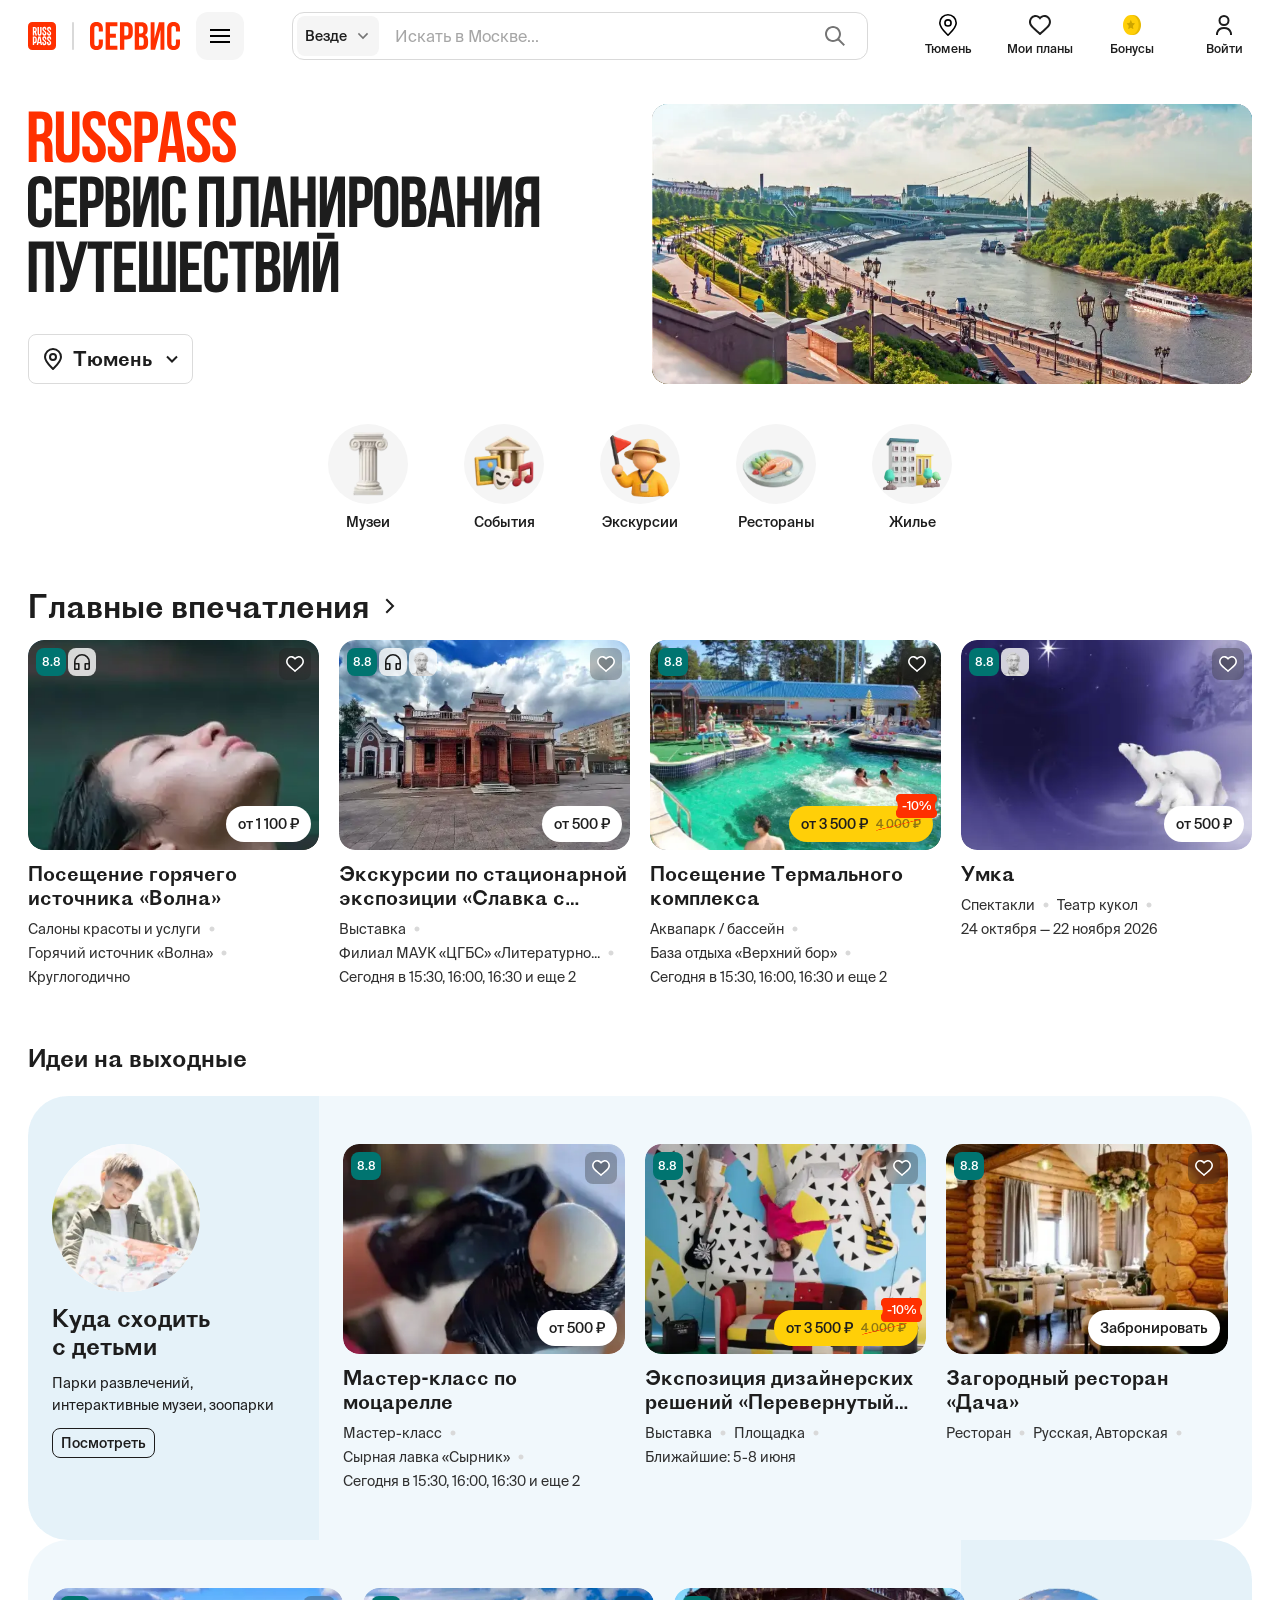
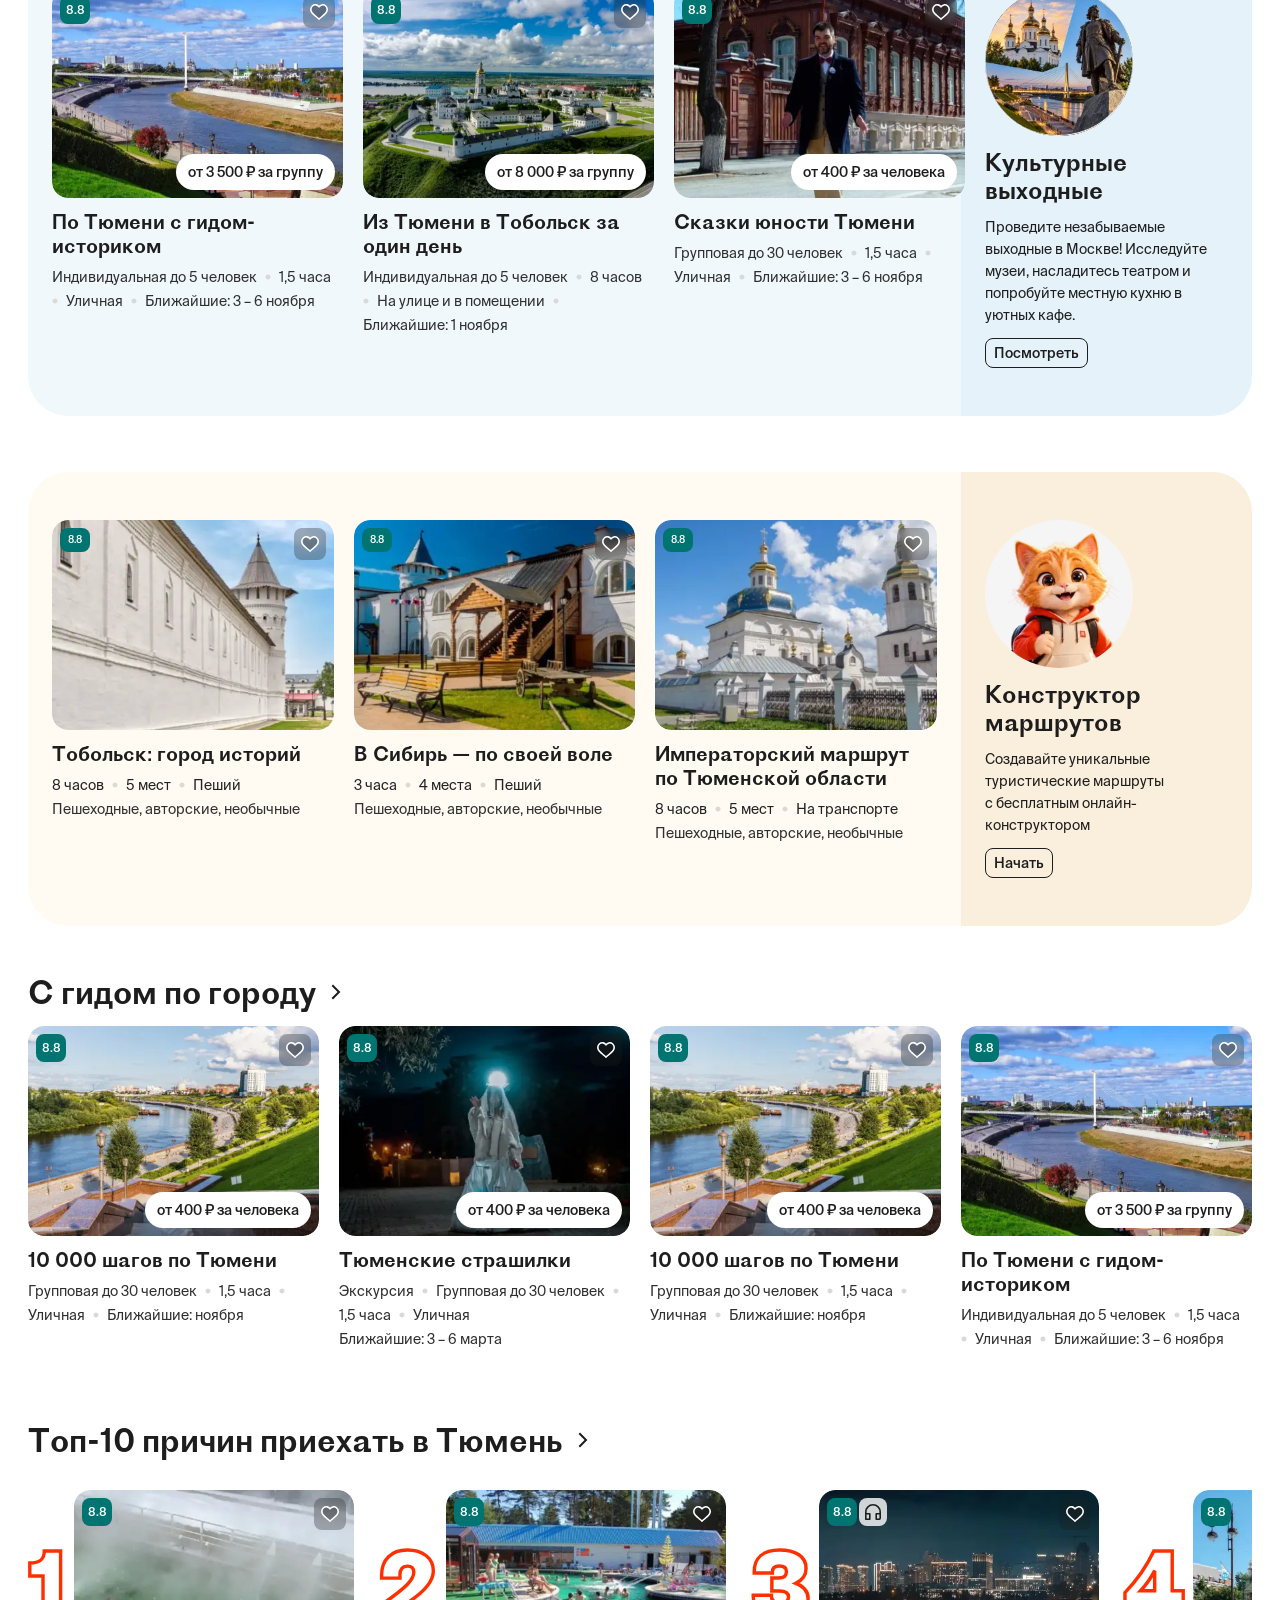
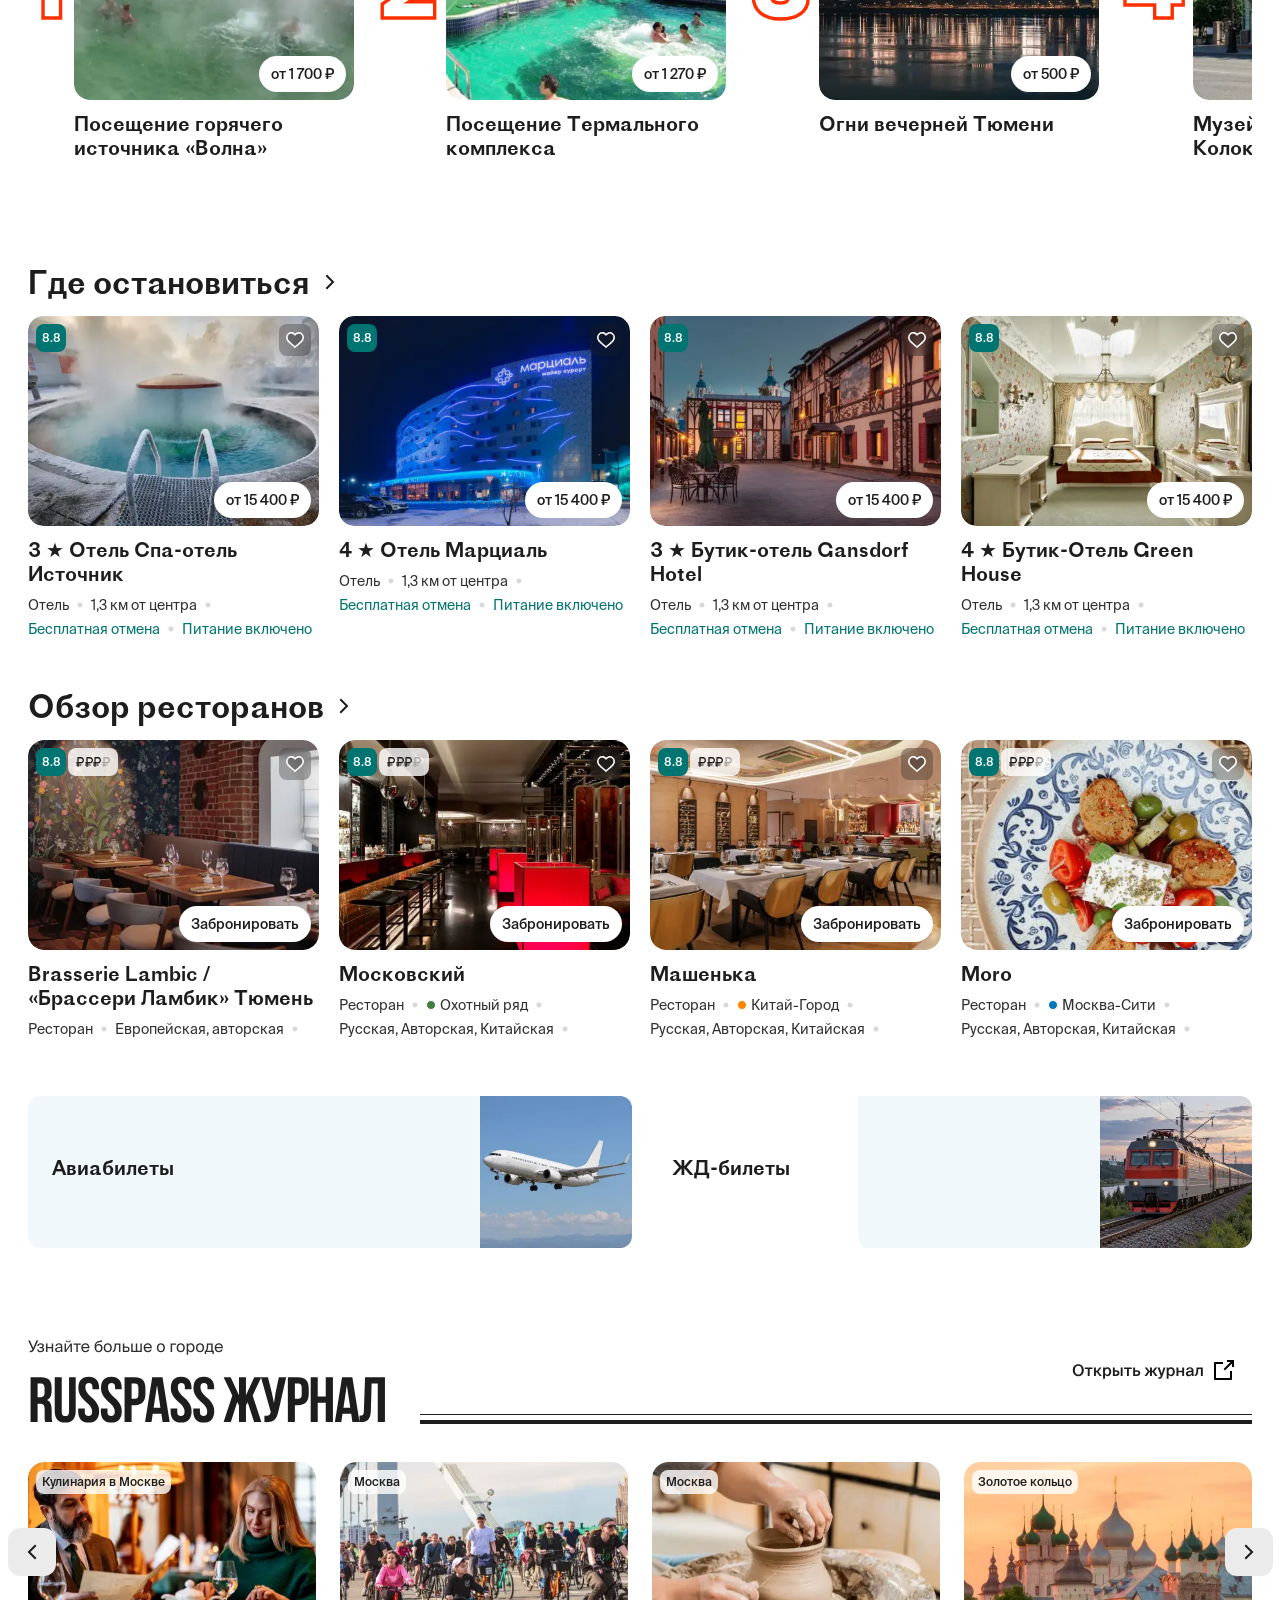
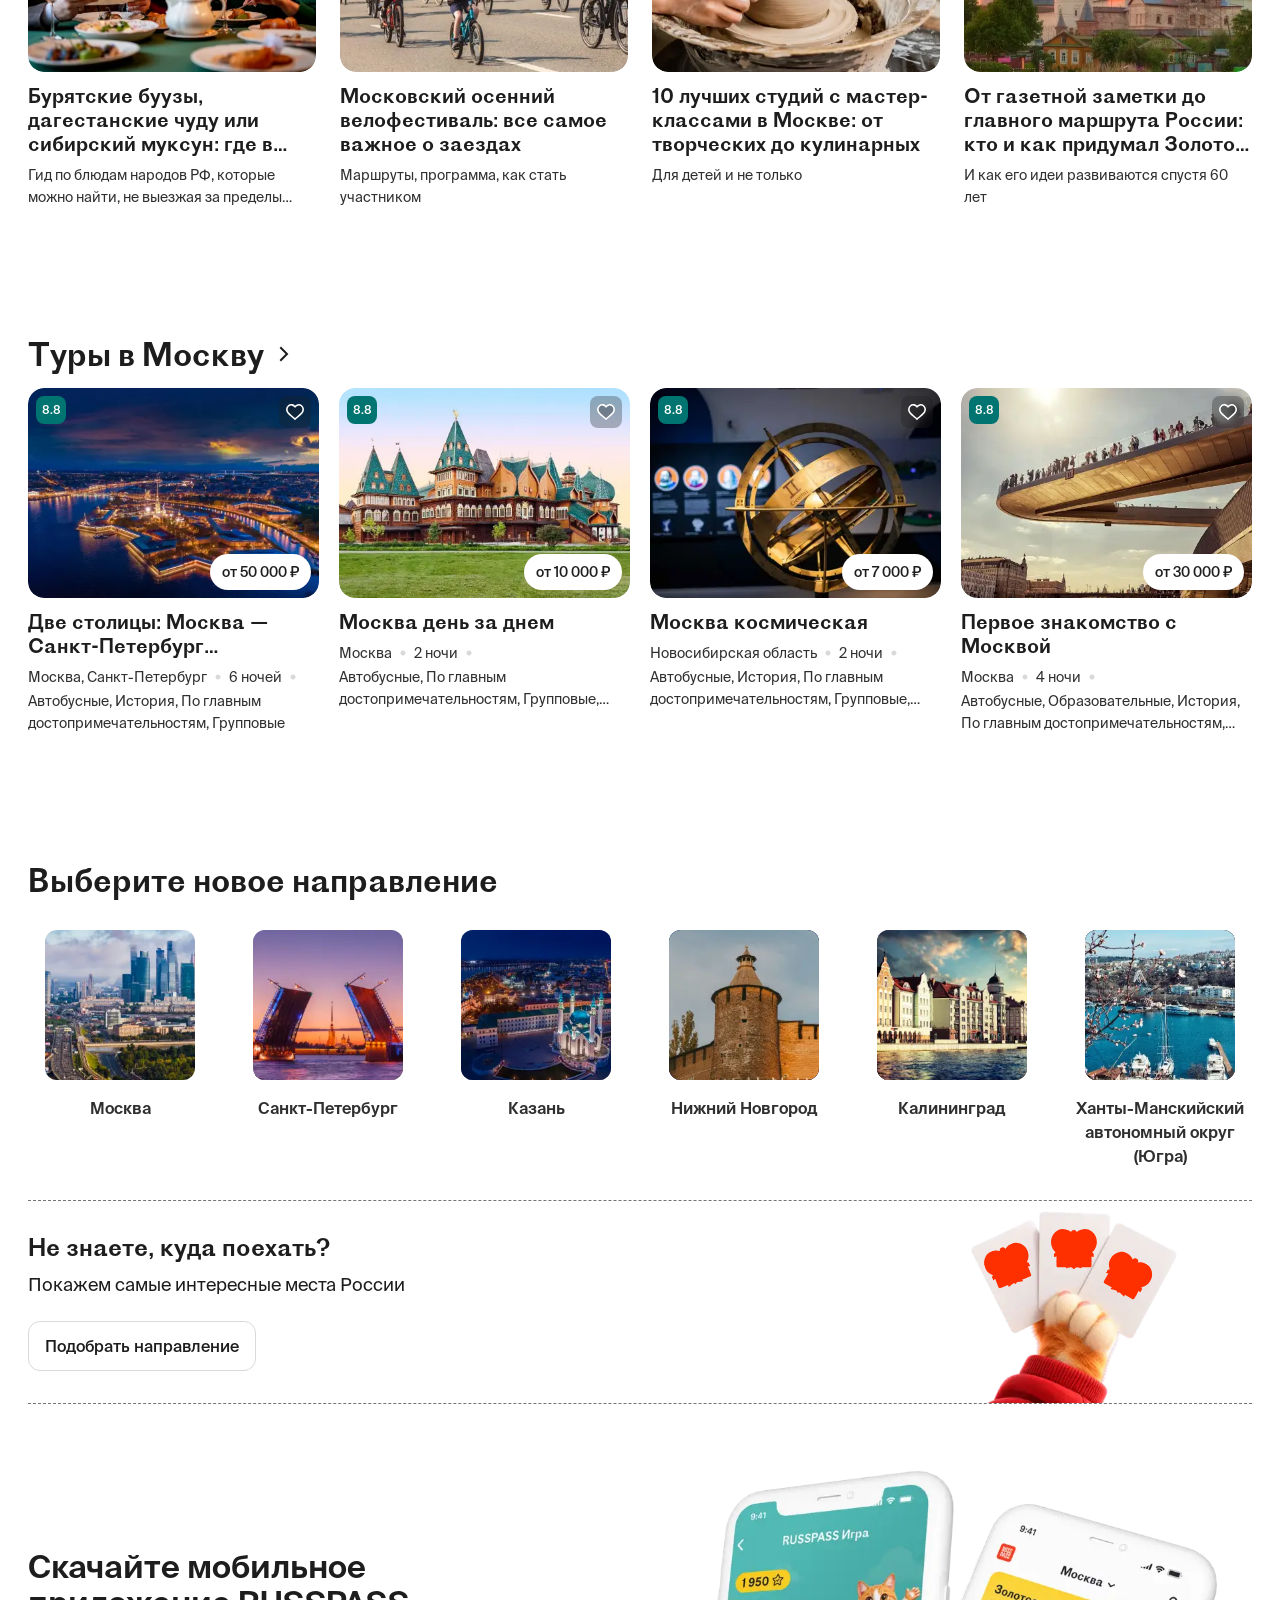
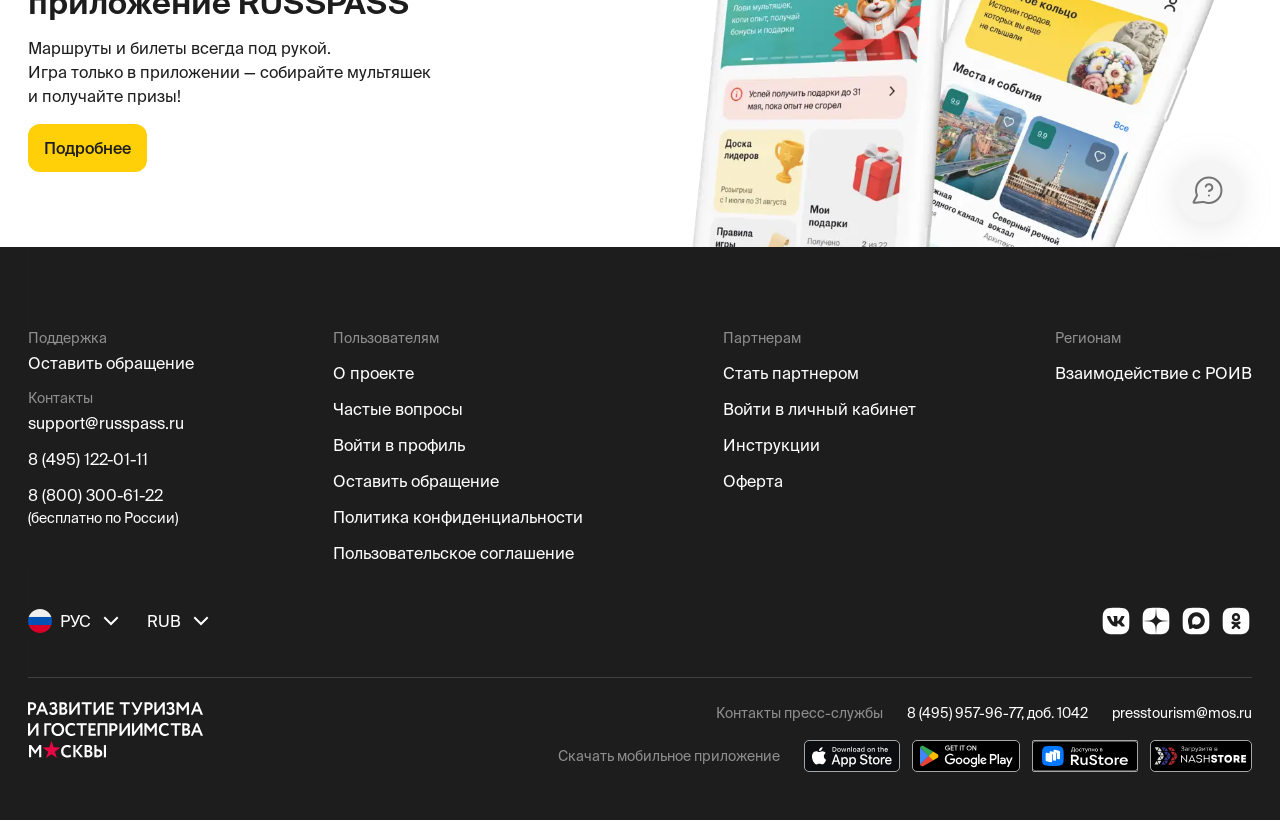
<file: tyumen.html>
<!doctype html>
<html lang="ru"><head><meta name="robots" content="noindex, nofollow"><title>RUSSPASS — главная, концепт</title><script>if(!window.__RP&&!/[?&]desktop\b/.test(location.search)&&(matchMedia("(max-width: 767px)").matches||(matchMedia("(pointer: coarse)").matches&&Math.min(screen.width,screen.height)<768)))location.replace("tyumen-mobile.html")</script><meta charset="utf-8">
<style id="base">@font-face{font-family:"Suisse Intl:Regular";src:url(assets/fonts/SuisseIntl-Regular.otf) format("opentype")}
@font-face{font-family:"Suisse Intl:Medium";src:url(assets/fonts/SuisseIntl-Medium.otf) format("opentype")}
@font-face{font-family:"Suisse Intl:SemiBold";src:url(assets/fonts/SuisseIntl-SemiBold.otf) format("opentype")}
@font-face{font-family:"Proto Grotesk:Regular";src:url(assets/fonts/ProtoGrotesk-Regular.otf) format("opentype")}
@font-face{font-family:"Proto Grotesk:Bold";src:url(assets/fonts/ProtoGrotesk-Bold.otf) format("opentype")}
@font-face{font-family:"Bebas Neue:Bold";src:local("BebasNeue")}
@font-face{font-family:"Bebas Neue Cyrillic:Regular";src:local("BebasNeue")}
@font-face{font-family:"SF Pro Text:Regular";src:local("SFProText-Regular")}
html,body{margin:0;background:#fff} #root{width:1440px;margin:0 auto;overflow:hidden}</style>
<style>/*! tailwindcss v4.3.3 | MIT License | https://tailwindcss.com */
@layer properties;
@layer theme, base, components, utilities;
@layer theme {
  :root, :host {
    --font-sans: -apple-system, BlinkMacSystemFont, 'Segoe UI', Roboto, 'Helvetica Neue', 'Noto Sans', Arial,
    sans-serif, 'Apple Color Emoji', 'Segoe UI Emoji', 'Segoe UI Symbol', 'Noto Color Emoji';
    --font-mono: ui-monospace, SFMono-Regular, Menlo, Monaco, Consolas, 'Liberation Mono', 'Courier New',
    monospace;
    --color-black: #000;
    --color-white: #fff;
    --default-font-family: var(--font-sans);
    --default-mono-font-family: var(--font-mono);
  }
}
@layer base {
  *, ::after, ::before, ::backdrop, ::file-selector-button {
    box-sizing: border-box;
    margin: 0;
    padding: 0;
    border: 0 solid;
  }
  html, :host {
    line-height: 1.5;
    -webkit-text-size-adjust: 100%;
    tab-size: 4;
    font-family: var(--default-font-family, -apple-system, BlinkMacSystemFont, 'Segoe UI', Roboto, 'Helvetica Neue', 'Noto Sans', Arial, sans-serif, 'Apple Color Emoji', 'Segoe UI Emoji', 'Segoe UI Symbol', 'Noto Color Emoji');
    font-feature-settings: var(--default-font-feature-settings, normal);
    font-variation-settings: var(--default-font-variation-settings, normal);
    -webkit-tap-highlight-color: transparent;
  }
  hr {
    height: 0;
    color: inherit;
    border-top-width: 1px;
  }
  abbr:where([title]) {
    -webkit-text-decoration: underline dotted;
    text-decoration: underline dotted;
  }
  h1, h2, h3, h4, h5, h6 {
    font-size: inherit;
    font-weight: inherit;
  }
  a {
    color: inherit;
    -webkit-text-decoration: inherit;
    text-decoration: inherit;
  }
  b, strong {
    font-weight: bolder;
  }
  code, kbd, samp, pre {
    font-family: var(--default-mono-font-family, ui-monospace, SFMono-Regular, Menlo, Monaco, Consolas, 'Liberation Mono', 'Courier New', monospace);
    font-feature-settings: var(--default-mono-font-feature-settings, normal);
    font-variation-settings: var(--default-mono-font-variation-settings, normal);
    font-size: 1em;
  }
  small {
    font-size: 80%;
  }
  sub, sup {
    font-size: 75%;
    line-height: 0;
    position: relative;
    vertical-align: baseline;
  }
  sub {
    bottom: -0.25em;
  }
  sup {
    top: -0.5em;
  }
  table {
    text-indent: 0;
    border-color: inherit;
    border-collapse: collapse;
  }
  :-moz-focusring:where(:not(iframe)) {
    outline: auto;
  }
  progress {
    vertical-align: baseline;
  }
  summary {
    display: list-item;
  }
  ol, ul, menu {
    list-style: none;
  }
  img, svg, video, canvas, audio, iframe, embed, object {
    display: block;
    vertical-align: middle;
  }
  img, video {
    max-width: 100%;
    height: auto;
  }
  button, input, select, optgroup, textarea, ::file-selector-button {
    font: inherit;
    font-feature-settings: inherit;
    font-variation-settings: inherit;
    letter-spacing: inherit;
    color: inherit;
    border-radius: 0;
    background-color: transparent;
    opacity: 1;
  }
  :where(select:is([multiple], [size])) optgroup {
    font-weight: bolder;
  }
  :where(select:is([multiple], [size])) optgroup option {
    padding-inline-start: 20px;
  }
  ::file-selector-button {
    margin-inline-end: 4px;
  }
  ::placeholder {
    opacity: 1;
  }
  @supports (not (-webkit-appearance: -apple-pay-button))  or (contain-intrinsic-size: 1px) {
    ::placeholder {
      color: currentcolor;
      @supports (color: color-mix(in lab, red, red)) {
        color: color-mix(in oklab, currentcolor 50%, transparent);
      }
    }
  }
  textarea {
    resize: vertical;
  }
  ::-webkit-search-decoration {
    -webkit-appearance: none;
  }
  ::-webkit-date-and-time-value {
    min-height: 1lh;
    text-align: inherit;
  }
  ::-webkit-datetime-edit {
    display: inline-flex;
  }
  ::-webkit-datetime-edit-fields-wrapper {
    padding: 0;
  }
  ::-webkit-datetime-edit, ::-webkit-datetime-edit-year-field, ::-webkit-datetime-edit-month-field, ::-webkit-datetime-edit-day-field, ::-webkit-datetime-edit-hour-field, ::-webkit-datetime-edit-minute-field, ::-webkit-datetime-edit-second-field, ::-webkit-datetime-edit-millisecond-field, ::-webkit-datetime-edit-meridiem-field {
    padding-block: 0;
  }
  ::-webkit-calendar-picker-indicator {
    line-height: 1;
  }
  :-moz-ui-invalid {
    box-shadow: none;
  }
  button, input:where([type='button'], [type='reset'], [type='submit']), ::file-selector-button {
    appearance: button;
  }
  ::-webkit-inner-spin-button, ::-webkit-outer-spin-button {
    height: auto;
  }
  [hidden]:where(:not([hidden='until-found'])) {
    display: none !important;
  }
}
@layer utilities {
  .pointer-events-none {
    pointer-events: none;
  }
  .absolute {
    position: absolute;
  }
  .relative {
    position: relative;
  }
  .inset-0 {
    inset: 0px;
  }
  .inset-\[-0\.01\%_0\.02\%_77\.49\%_0\.01\%\] {
    inset: -0.01% 0.02% 77.49% 0.01%;
  }
  .inset-\[-1px_0_0_0\] {
    inset: -1px 0 0 0;
  }
  .inset-\[-3\.93\%_-4\.91\%\] {
    inset: -3.93% -4.91%;
  }
  .inset-\[0_0_0\.53\%_0\] {
    inset: 0 0 0.53% 0;
  }
  .inset-\[0_0_46\.84\%_0\] {
    inset: 0 0 46.84% 0;
  }
  .inset-\[7\.56\%_16\.05\%\] {
    inset: 7.56% 16.05%;
  }
  .inset-\[8\.33\%_12\.5\%\] {
    inset: 8.33% 12.5%;
  }
  .inset-\[13\.75\%_13\.75\%_8\.23\%_12\.37\%\] {
    inset: 13.75% 13.75% 8.23% 12.37%;
  }
  .inset-\[14\.79\%_43\.37\%_65\.41\%_43\.3\%\] {
    inset: 14.79% 43.37% 65.41% 43.3%;
  }
  .inset-\[15\.7\%_9\.02\%_15\.3\%_9\.2\%\] {
    inset: 15.7% 9.02% 15.3% 9.2%;
  }
  .inset-\[20\.83\%_10\.16\%_20\.83\%_71\.09\%\] {
    inset: 20.83% 10.16% 20.83% 71.09%;
  }
  .inset-\[20\.83\%_30\.47\%_20\.83\%_50\.78\%\] {
    inset: 20.83% 30.47% 20.83% 50.78%;
  }
  .inset-\[20\.83\%_50\.78\%_20\.83\%_30\.47\%\] {
    inset: 20.83% 50.78% 20.83% 30.47%;
  }
  .inset-\[20\.83\%_71\.09\%_20\.83\%_10\.16\%\] {
    inset: 20.83% 71.09% 20.83% 10.16%;
  }
  .inset-\[23\.75\%_22\.08\%_47\.47\%_57\.88\%\] {
    inset: 23.75% 22.08% 47.47% 57.88%;
  }
  .inset-\[38\.33\%_0_39\.14\%_0\] {
    inset: 38.33% 0 39.14% 0;
  }
  .inset-\[69\.77\%_55\.35\%_0_0\.33\%\] {
    inset: 69.77% 55.35% 0 0.33%;
  }
  .inset-\[calc\(-0\.4\%-0\.37px\)_-0\.37px_calc\(0\.4\%-0\.37px\)_-0\.37px\] {
    inset: calc(-0.4% - 0.37px) -0.37px calc(0.4% - 0.37px) -0.37px;
  }
  .inset-\[calc\(0\%-1px\)\] {
    inset: calc(0% - 1px);
  }
  .inset-\[calc\(15\.7\%-0\.25px\)_calc\(9\.02\%-0\.3px\)_calc\(15\.3\%-0\.26px\)_calc\(9\.2\%-0\.3px\)\] {
    inset: calc(15.7% - 0.25px) calc(9.02% - 0.3px) calc(15.3% - 0.26px) calc(9.2% - 0.3px);
  }
  .top-0 {
    top: 0px;
  }
  .top-\[-0\.07px\] {
    top: -0.07px;
  }
  .top-\[-1px\] {
    top: -1px;
  }
  .top-\[-2\.32\%\] {
    top: -2.32%;
  }
  .top-\[-3\.14\%\] {
    top: -3.14%;
  }
  .top-\[-5px\] {
    top: -5px;
  }
  .top-\[-15px\] {
    top: -15px;
  }
  .top-\[-16\.61\%\] {
    top: -16.61%;
  }
  .top-\[-19\.32px\] {
    top: -19.32px;
  }
  .top-\[-32\.19px\] {
    top: -32.19px;
  }
  .top-\[-71\.72px\] {
    top: -71.72px;
  }
  .top-\[-88px\] {
    top: -88px;
  }
  .top-\[0\.3px\] {
    top: 0.3px;
  }
  .top-\[2px\] {
    top: 2px;
  }
  .top-\[8px\] {
    top: 8px;
  }
  .top-\[12px\] {
    top: 12px;
  }
  .top-\[15px\] {
    top: 15px;
  }
  .top-\[16px\] {
    top: 16px;
  }
  .top-\[17px\] {
    top: 17px;
  }
  .top-\[18px\] {
    top: 18px;
  }
  .top-\[19px\] {
    top: 19px;
  }
  .top-\[21\.09px\] {
    top: 21.09px;
  }
  .top-\[25px\] {
    top: 25px;
  }
  .top-\[38\.68px\] {
    top: 38.68px;
  }
  .top-\[66px\] {
    top: 66px;
  }
  .top-\[100px\] {
    top: 100px;
  }
  .top-\[188px\] {
    top: 188px;
  }
  .top-\[240px\] {
    top: 240px;
  }
  .top-\[calc\(50\%\+0\.37px\)\] {
    top: calc(50% + 0.37px);
  }
  .top-\[calc\(50\%\+21px\)\] {
    top: calc(50% + 21px);
  }
  .right-0 {
    right: 0px;
  }
  .right-\[-0\.5px\] {
    right: -0.5px;
  }
  .right-\[-4px\] {
    right: -4px;
  }
  .right-\[-23\.51px\] {
    right: -23.51px;
  }
  .right-\[11\.98px\] {
    right: 11.98px;
  }
  .bottom-0 {
    bottom: 0px;
  }
  .bottom-\[-0\.67px\] {
    bottom: -0.67px;
  }
  .bottom-\[24px\] {
    bottom: 24px;
  }
  .left-0 {
    left: 0px;
  }
  .left-1\/2 {
    left: calc(1 / 2 * 100%);
  }
  .left-\[-0\.4px\] {
    left: -0.4px;
  }
  .left-\[-0\.19\%\] {
    left: -0.19%;
  }
  .left-\[-0\.27px\] {
    left: -0.27px;
  }
  .left-\[-4\.85\%\] {
    left: -4.85%;
  }
  .left-\[-23\.51px\] {
    left: -23.51px;
  }
  .left-\[-58\.6px\] {
    left: -58.6px;
  }
  .left-\[-138\.67px\] {
    left: -138.67px;
  }
  .left-\[-241\.57px\] {
    left: -241.57px;
  }
  .left-\[-243px\] {
    left: -243px;
  }
  .left-\[0\.2px\] {
    left: 0.2px;
  }
  .left-\[3\.14\%\] {
    left: 3.14%;
  }
  .left-\[13px\] {
    left: 13px;
  }
  .left-\[56\.68px\] {
    left: 56.68px;
  }
  .left-\[70px\] {
    left: 70px;
  }
  .left-\[74px\] {
    left: 74px;
  }
  .left-\[89px\] {
    left: 89px;
  }
  .left-\[108px\] {
    left: 108px;
  }
  .left-\[114px\] {
    left: 114px;
  }
  .left-\[298\.07px\] {
    left: 298.07px;
  }
  .left-\[334px\] {
    left: 334px;
  }
  .left-\[536\.65px\] {
    left: 536.65px;
  }
  .left-\[759\.14px\] {
    left: 759.14px;
  }
  .left-\[836px\] {
    left: 836px;
  }
  .left-\[897px\] {
    left: 897px;
  }
  .isolate {
    isolation: isolate;
  }
  .z-\[1\] {
    z-index: 1;
  }
  .z-\[2\] {
    z-index: 2;
  }
  .col-1 {
    grid-column: 1;
  }
  .row-1 {
    grid-row: 1;
  }
  .mt-0 {
    margin-top: 0px;
  }
  .mt-\[12\.12px\] {
    margin-top: 12.12px;
  }
  .mb-0 {
    margin-bottom: 0px;
  }
  .ml-0 {
    margin-left: 0px;
  }
  .ml-\[37\.43px\] {
    margin-left: 37.43px;
  }
  .block {
    display: block;
  }
  .contents {
    display: contents;
  }
  .flex {
    display: flex;
  }
  .inline-grid {
    display: inline-grid;
  }
  .aspect-\[600\/280\] {
    aspect-ratio: 600/280;
  }
  .size-\[7\.93px\] {
    width: 7.93px;
    height: 7.93px;
  }
  .size-\[10px\] {
    width: 10px;
    height: 10px;
  }
  .size-\[12px\] {
    width: 12px;
    height: 12px;
  }
  .size-\[16px\] {
    width: 16px;
    height: 16px;
  }
  .size-\[20px\] {
    width: 20px;
    height: 20px;
  }
  .size-\[24px\] {
    width: 24px;
    height: 24px;
  }
  .size-\[28px\] {
    width: 28px;
    height: 28px;
  }
  .size-\[32px\] {
    width: 32px;
    height: 32px;
  }
  .size-\[42\.535px\] {
    width: 42.535px;
    height: 42.535px;
  }
  .size-\[55\.028px\] {
    width: 55.028px;
    height: 55.028px;
  }
  .size-\[79\.801px\] {
    width: 79.801px;
    height: 79.801px;
  }
  .size-\[80px\] {
    width: 80px;
    height: 80px;
  }
  .size-\[148px\] {
    width: 148px;
    height: 148px;
  }
  .size-\[150px\] {
    width: 150px;
    height: 150px;
  }
  .size-\[152\.4px\] {
    width: 152.4px;
    height: 152.4px;
  }
  .size-\[152\.268px\] {
    width: 152.268px;
    height: 152.268px;
  }
  .size-\[152px\] {
    width: 152px;
    height: 152px;
  }
  .size-\[281\.333px\] {
    width: 281.333px;
    height: 281.333px;
  }
  .size-full {
    width: 100%;
    height: 100%;
  }
  .h-0 {
    height: 0px;
  }
  .h-\[4px\] {
    height: 4px;
  }
  .h-\[8\.121px\] {
    height: 8.121px;
  }
  .h-\[8px\] {
    height: 8px;
  }
  .h-\[10\.5px\] {
    height: 10.5px;
  }
  .h-\[11\.253px\] {
    height: 11.253px;
  }
  .h-\[12px\] {
    height: 12px;
  }
  .h-\[13px\] {
    height: 13px;
  }
  .h-\[16px\] {
    height: 16px;
  }
  .h-\[18px\] {
    height: 18px;
  }
  .h-\[20px\] {
    height: 20px;
  }
  .h-\[22px\] {
    height: 22px;
  }
  .h-\[24\.672px\] {
    height: 24.672px;
  }
  .h-\[24px\] {
    height: 24px;
  }
  .h-\[28px\] {
    height: 28px;
  }
  .h-\[32px\] {
    height: 32px;
  }
  .h-\[34px\] {
    height: 34px;
  }
  .h-\[36\.002px\] {
    height: 36.002px;
  }
  .h-\[36px\] {
    height: 36px;
  }
  .h-\[37px\] {
    height: 37px;
  }
  .h-\[40px\] {
    height: 40px;
  }
  .h-\[48px\] {
    height: 48px;
  }
  .h-\[52px\] {
    height: 52px;
  }
  .h-\[55\.204px\] {
    height: 55.204px;
  }
  .h-\[56px\] {
    height: 56px;
  }
  .h-\[57px\] {
    height: 57px;
  }
  .h-\[72px\] {
    height: 72px;
  }
  .h-\[79px\] {
    height: 79px;
  }
  .h-\[80px\] {
    height: 80px;
  }
  .h-\[116\.61\%\] {
    height: 116.61%;
  }
  .h-\[118px\] {
    height: 118px;
  }
  .h-\[125\.7\%\] {
    height: 125.7%;
  }
  .h-\[142\.86\%\] {
    height: 142.86%;
  }
  .h-\[148px\] {
    height: 148px;
  }
  .h-\[158\.71\%\] {
    height: 158.71%;
  }
  .h-\[174\.711px\] {
    height: 174.711px;
  }
  .h-\[183\.303px\] {
    height: 183.303px;
  }
  .h-\[200px\] {
    height: 200px;
  }
  .h-\[210px\] {
    height: 210px;
  }
  .h-\[215px\] {
    height: 215px;
  }
  .h-\[280px\] {
    height: 280px;
  }
  .h-\[363px\] {
    height: 363px;
  }
  .h-\[607\.915px\] {
    height: 607.915px;
  }
  .h-\[639\.83px\] {
    height: 639.83px;
  }
  .h-\[644\.357px\] {
    height: 644.357px;
  }
  .h-\[hypot\(-33\.1049cqw\,60\.8045cqh\)\] {
    height: hypot(-33.1049cqw, 60.8045cqh);
  }
  .h-full {
    height: 100%;
  }
  .h-px {
    height: 1px;
  }
  .min-h-px {
    min-height: 1px;
  }
  .w-\[2px\] {
    width: 2px;
  }
  .w-\[3px\] {
    width: 3px;
  }
  .w-\[4px\] {
    width: 4px;
  }
  .w-\[6px\] {
    width: 6px;
  }
  .w-\[8px\] {
    width: 8px;
  }
  .w-\[18px\] {
    width: 18px;
  }
  .w-\[28px\] {
    width: 28px;
  }
  .w-\[30px\] {
    width: 30px;
  }
  .w-\[32\.084px\] {
    width: 32.084px;
  }
  .w-\[36px\] {
    width: 36px;
  }
  .w-\[42px\] {
    width: 42px;
  }
  .w-\[45\.016px\] {
    width: 45.016px;
  }
  .w-\[46\.401px\] {
    width: 46.401px;
  }
  .w-\[52px\] {
    width: 52px;
  }
  .w-\[68px\] {
    width: 68px;
  }
  .w-\[77\.5px\] {
    width: 77.5px;
  }
  .w-\[80px\] {
    width: 80px;
  }
  .w-\[89\.588px\] {
    width: 89.588px;
  }
  .w-\[89px\] {
    width: 89px;
  }
  .w-\[93\.71\%\] {
    width: 93.71%;
  }
  .w-\[96px\] {
    width: 96px;
  }
  .w-\[100\.38\%\] {
    width: 100.38%;
  }
  .w-\[101\.587px\] {
    width: 101.587px;
  }
  .w-\[106\.667px\] {
    width: 106.667px;
  }
  .w-\[108px\] {
    width: 108px;
  }
  .w-\[146\.68\%\] {
    width: 146.68%;
  }
  .w-\[168\.083px\] {
    width: 168.083px;
  }
  .w-\[174\.639px\] {
    width: 174.639px;
  }
  .w-\[239px\] {
    width: 239px;
  }
  .w-\[243px\] {
    width: 243px;
  }
  .w-\[256px\] {
    width: 256px;
  }
  .w-\[280px\] {
    width: 280px;
  }
  .w-\[291px\] {
    width: 291px;
  }
  .w-\[297\.929px\] {
    width: 297.929px;
  }
  .w-\[298px\] {
    width: 298px;
  }
  .w-\[300px\] {
    width: 300px;
  }
  .w-\[380px\] {
    width: 380px;
  }
  .w-\[408\.227px\] {
    width: 408.227px;
  }
  .w-\[409\.568px\] {
    width: 409.568px;
  }
  .w-\[411px\] {
    width: 411px;
  }
  .w-\[496px\] {
    width: 496px;
  }
  .w-\[526px\] {
    width: 526px;
  }
  .w-\[600px\] {
    width: 600px;
  }
  .w-\[680\.865px\] {
    width: 680.865px;
  }
  .w-\[716\.609px\] {
    width: 716.609px;
  }
  .w-\[1028px\] {
    width: 1028px;
  }
  .w-\[1224px\] {
    width: 1224px;
  }
  .w-\[1440px\] {
    width: 1440px;
  }
  .w-\[hypot\(66\.8951cqw\,39\.1955cqh\)\] {
    width: hypot(66.8951cqw, 39.1955cqh);
  }
  .w-\[min-content\] {
    width: min-content;
  }
  .w-full {
    width: 100%;
  }
  .w-px {
    width: 1px;
  }
  .max-w-\[104px\] {
    max-width: 104px;
  }
  .max-w-\[160px\] {
    max-width: 160px;
  }
  .max-w-none {
    max-width: none;
  }
  .min-w-\[48px\] {
    min-width: 48px;
  }
  .min-w-full {
    min-width: 100%;
  }
  .min-w-px {
    min-width: 1px;
  }
  .flex-\[1_0_0\] {
    flex: 1 0 0;
  }
  .flex-none {
    flex: none;
  }
  .shrink-0 {
    flex-shrink: 0;
  }
  .-translate-x-1\/2 {
    --tw-translate-x: calc(calc(1 / 2 * 100%) * -1);
    translate: var(--tw-translate-x) var(--tw-translate-y);
  }
  .-translate-y-1\/2 {
    --tw-translate-y: calc(calc(1 / 2 * 100%) * -1);
    translate: var(--tw-translate-x) var(--tw-translate-y);
  }
  .-scale-y-100 {
    --tw-scale-y: calc(100% * -1);
    scale: var(--tw-scale-x) var(--tw-scale-y);
  }
  .rotate-180 {
    rotate: 180deg;
  }
  .rotate-\[-21\.18deg\] {
    rotate: -21.18deg;
  }
  .rotate-\[29\.46deg\] {
    rotate: 29.46deg;
  }
  .rotate-\[165\.96deg\] {
    rotate: 165.96deg;
  }
  .cursor-pointer {
    cursor: pointer;
  }
  .grid-cols-\[max-content\] {
    grid-template-columns: max-content;
  }
  .grid-rows-\[max-content\] {
    grid-template-rows: max-content;
  }
  .flex-col {
    flex-direction: column;
  }
  .flex-row {
    flex-direction: row;
  }
  .flex-wrap {
    flex-wrap: wrap;
  }
  .place-items-start {
    place-items: start;
  }
  .content-center {
    align-content: center;
  }
  .content-start {
    align-content: flex-start;
  }
  .content-stretch {
    align-content: stretch;
  }
  .items-center {
    align-items: center;
  }
  .items-end {
    align-items: flex-end;
  }
  .items-start {
    align-items: flex-start;
  }
  .justify-between {
    justify-content: space-between;
  }
  .justify-center {
    justify-content: center;
  }
  .justify-end {
    justify-content: flex-end;
  }
  .gap-\[2px\] {
    gap: 2px;
  }
  .gap-\[2px_8px\] {
    gap: 2px 8px;
  }
  .gap-\[4px\] {
    gap: 4px;
  }
  .gap-\[6px\] {
    gap: 6px;
  }
  .gap-\[8px\] {
    gap: 8px;
  }
  .gap-\[10px\] {
    gap: 10px;
  }
  .gap-\[12px\] {
    gap: 12px;
  }
  .gap-\[15px\] {
    gap: 15px;
  }
  .gap-\[16px\] {
    gap: 16px;
  }
  .gap-\[20px\] {
    gap: 20px;
  }
  .gap-\[24px\] {
    gap: 24px;
  }
  .gap-\[32px\] {
    gap: 32px;
  }
  .gap-\[32px_24px\] {
    gap: 32px 24px;
  }
  .gap-\[40px_20px\] {
    gap: 40px 20px;
  }
  .gap-\[48px\] {
    gap: 48px;
  }
  .gap-\[56px\] {
    gap: 56px;
  }
  .gap-\[126px\] {
    gap: 126px;
  }
  .gap-\[var\(--spacing\\\/4\,4px\)\] {
    gap: var(--spacing\/4,4px);
  }
  .gap-\[var\(--spacing\\\/8\,2px_8px\)\] {
    gap: var(--spacing\/8,2px 8px);
  }
  .gap-\[var\(--spacing\\\/8\,8px\)\] {
    gap: var(--spacing\/8,8px);
  }
  .gap-\[var\(--spacing\\\/12\,12px\)\] {
    gap: var(--spacing\/12,12px);
  }
  .gap-y-\[2px\] {
    row-gap: 2px;
  }
  .self-stretch {
    align-self: stretch;
  }
  .overflow-clip {
    overflow: clip;
  }
  .overflow-hidden {
    overflow: hidden;
  }
  .rounded-\[1\.839px\] {
    border-radius: 1.839px;
  }
  .rounded-\[2px\] {
    border-radius: 2px;
  }
  .rounded-\[5px\] {
    border-radius: 5px;
  }
  .rounded-\[8px\] {
    border-radius: 8px;
  }
  .rounded-\[12px\] {
    border-radius: 12px;
  }
  .rounded-\[14px\] {
    border-radius: 14px;
  }
  .rounded-\[15px\] {
    border-radius: 15px;
  }
  .rounded-\[16px\] {
    border-radius: 16px;
  }
  .rounded-\[20px\] {
    border-radius: 20px;
  }
  .rounded-\[40px\] {
    border-radius: 40px;
  }
  .rounded-\[100px\] {
    border-radius: 100px;
  }
  .rounded-\[120px\] {
    border-radius: 120px;
  }
  .rounded-\[var\(--borderradius\\\/cards\,16px\)\] {
    border-radius: var(--borderradius\/cards,16px);
  }
  .rounded-\[var\(--radius\\\/8\,8px\)\] {
    border-radius: var(--radius\/8,8px);
  }
  .rounded-\[var\(--radius\\\/12\,12px\)\] {
    border-radius: var(--radius\/12,12px);
  }
  .rounded-\[var\(--radius\\\/16\,16px\)\] {
    border-radius: var(--radius\/16,16px);
  }
  .rounded-\[var\(--radius\\\/20\,20px\)\] {
    border-radius: var(--radius\/20,20px);
  }
  .border {
    border-style: var(--tw-border-style);
    border-width: 1px;
  }
  .border-\[0\.368px\] {
    border-style: var(--tw-border-style);
    border-width: 0.368px;
  }
  .border-t {
    border-top-style: var(--tw-border-style);
    border-top-width: 1px;
  }
  .border-b {
    border-bottom-style: var(--tw-border-style);
    border-bottom-width: 1px;
  }
  .border-dashed {
    --tw-border-style: dashed;
    border-style: dashed;
  }
  .border-solid {
    --tw-border-style: solid;
    border-style: solid;
  }
  .border-\[\#1d1d1d\] {
    border-color: #1d1d1d;
  }
  .border-\[\#747474\] {
    border-color: #747474;
  }
  .border-\[\#a6a6a6\] {
    border-color: #a6a6a6;
  }
  .border-\[\#d9d9d9\] {
    border-color: #d9d9d9;
  }
  .border-\[\#dbdbdb\] {
    border-color: #dbdbdb;
  }
  .border-\[rgba\(255\,255\,255\,0\.15\)\] {
    border-color: rgba(255,255,255,0.15);
  }
  .bg-\[\#1d1d1d\] {
    background-color: #1d1d1d;
  }
  .bg-\[\#6ae4bf\] {
    background-color: #6ae4bf;
  }
  .bg-\[\#007470\] {
    background-color: #007470;
  }
  .bg-\[\#d9d9d9\] {
    background-color: #d9d9d9;
  }
  .bg-\[\#dfe1e5\] {
    background-color: #dfe1e5;
  }
  .bg-\[\#ebebeb\] {
    background-color: #ebebeb;
  }
  .bg-\[\#f1f3f4\] {
    background-color: #f1f3f4;
  }
  .bg-\[\#f5f5f5\] {
    background-color: #f5f5f5;
  }
  .bg-\[\#faefdc\] {
    background-color: #faefdc;
  }
  .bg-\[\#ff3000\] {
    background-color: #ff3000;
  }
  .bg-\[\#ffcf08\] {
    background-color: #ffcf08;
  }
  .bg-\[\#fffbf3\] {
    background-color: #fffbf3;
  }
  .bg-\[rgba\(29\,29\,29\,0\.3\)\] {
    background-color: rgba(29,29,29,0.3);
  }
  .bg-\[rgba\(118\,185\,220\,0\.1\)\] {
    background-color: rgba(118,185,220,0.1);
  }
  .bg-\[rgba\(255\,255\,255\,0\.8\)\] {
    background-color: rgba(255,255,255,0.8);
  }
  .bg-black {
    background-color: var(--color-black);
  }
  .bg-white {
    background-color: var(--color-white);
  }
  .mask-intersect {
    mask-composite: intersect;
  }
  .mask-alpha {
    mask-mode: alpha;
  }
  .mask-size-\[177px_20px\] {
    mask-size: 177px 20px;
  }
  .mask-no-clip {
    mask-clip: no-clip;
  }
  .mask-no-repeat {
    mask-repeat: no-repeat;
  }
  .object-contain {
    object-fit: contain;
  }
  .object-cover {
    object-fit: cover;
  }
  .object-bottom {
    object-position: bottom;
  }
  .p-\[4px\] {
    padding: 4px;
  }
  .p-\[6px\] {
    padding: 6px;
  }
  .p-\[8px\] {
    padding: 8px;
  }
  .p-\[12px\] {
    padding: 12px;
  }
  .p-\[14px\] {
    padding: 14px;
  }
  .p-\[var\(--spacing\\\/8\,8px\)\] {
    padding: var(--spacing\/8,8px);
  }
  .p-\[var\(--spacing\\\/12\,12px\)\] {
    padding: var(--spacing\/12,12px);
  }
  .px-\[2px\] {
    padding-inline: 2px;
  }
  .px-\[4px\] {
    padding-inline: 4px;
  }
  .px-\[6px\] {
    padding-inline: 6px;
  }
  .px-\[8px\] {
    padding-inline: 8px;
  }
  .px-\[12px\] {
    padding-inline: 12px;
  }
  .px-\[14px\] {
    padding-inline: 14px;
  }
  .px-\[16px\] {
    padding-inline: 16px;
  }
  .px-\[24px\] {
    padding-inline: 24px;
  }
  .px-\[108px\] {
    padding-inline: 108px;
  }
  .px-\[var\(--spacing\\\/8\,8px\)\] {
    padding-inline: var(--spacing\/8,8px);
  }
  .px-\[var\(--spacing\\\/16\,16px\)\] {
    padding-inline: var(--spacing\/16,16px);
  }
  .py-\[4px\] {
    padding-block: 4px;
  }
  .py-\[6px\] {
    padding-block: 6px;
  }
  .py-\[8px\] {
    padding-block: 8px;
  }
  .py-\[10px\] {
    padding-block: 10px;
  }
  .py-\[12px\] {
    padding-block: 12px;
  }
  .py-\[24px\] {
    padding-block: 24px;
  }
  .py-\[32px\] {
    padding-block: 32px;
  }
  .py-\[48px\] {
    padding-block: 48px;
  }
  .py-\[var\(--spacing\\\/12\,12px\)\] {
    padding-block: var(--spacing\/12,12px);
  }
  .pt-\[16px\] {
    padding-top: 16px;
  }
  .pt-\[48px\] {
    padding-top: 48px;
  }
  .pr-\[32px\] {
    padding-right: 32px;
  }
  .pr-\[40px\] {
    padding-right: 40px;
  }
  .pr-\[96px\] {
    padding-right: 96px;
  }
  .pb-\[16px\] {
    padding-bottom: 16px;
  }
  .pb-\[22px\] {
    padding-bottom: 22px;
  }
  .pb-\[24px\] {
    padding-bottom: 24px;
  }
  .pl-\[24px\] {
    padding-left: 24px;
  }
  .pl-\[108px\] {
    padding-left: 108px;
  }
  .text-center {
    text-align: center;
  }
  .text-right {
    text-align: right;
  }
  .font-\[\"Suisse_Intl\:Medium\"\] {
    font-family: "Suisse Intl:Medium";
  }
  .font-\[\'Bebas_Neue\:Bold\'\] {
    font-family: 'Bebas Neue:Bold';
  }
  .font-\[\'Bebas_Neue_Cyrillic\:Regular\'\] {
    font-family: 'Bebas Neue Cyrillic:Regular';
  }
  .font-\[\'Proto_Grotesk\:Bold\'\] {
    font-family: 'Proto Grotesk:Bold';
  }
  .font-\[\'Proto_Grotesk\:Regular\'\] {
    font-family: 'Proto Grotesk:Regular';
  }
  .font-\[\'SF_Pro_Text\:Regular\'\] {
    font-family: 'SF Pro Text:Regular';
  }
  .font-\[\'Suisse_Intl\:Medium\'\] {
    font-family: 'Suisse Intl:Medium';
  }
  .font-\[\'Suisse_Intl\:Regular\'\] {
    font-family: 'Suisse Intl:Regular';
  }
  .font-\[\'Suisse_Intl\:SemiBold\'\] {
    font-family: 'Suisse Intl:SemiBold';
  }
  .text-\[0px\] {
    font-size: 0px;
  }
  .text-\[10px\] {
    font-size: 10px;
  }
  .text-\[12px\] {
    font-size: 12px;
  }
  .text-\[14px\] {
    font-size: 14px;
  }
  .text-\[16px\] {
    font-size: 16px;
  }
  .text-\[18px\] {
    font-size: 18px;
  }
  .text-\[20px\] {
    font-size: 20px;
  }
  .text-\[24px\] {
    font-size: 24px;
  }
  .text-\[32px\] {
    font-size: 32px;
  }
  .text-\[64px\] {
    font-size: 64px;
  }
  .text-\[72px\] {
    font-size: 72px;
  }
  .text-\[90px\] {
    font-size: 90px;
  }
  .leading-\[0\.9\] {
    --tw-leading: 0.9;
    line-height: 0.9;
  }
  .leading-\[0\] {
    --tw-leading: 0;
    line-height: 0;
  }
  .leading-\[12px\] {
    --tw-leading: 12px;
    line-height: 12px;
  }
  .leading-\[16px\] {
    --tw-leading: 16px;
    line-height: 16px;
  }
  .leading-\[20px\] {
    --tw-leading: 20px;
    line-height: 20px;
  }
  .leading-\[22px\] {
    --tw-leading: 22px;
    line-height: 22px;
  }
  .leading-\[24px\] {
    --tw-leading: 24px;
    line-height: 24px;
  }
  .leading-\[28px\] {
    --tw-leading: 28px;
    line-height: 28px;
  }
  .leading-\[36px\] {
    --tw-leading: 36px;
    line-height: 36px;
  }
  .leading-\[80px\] {
    --tw-leading: 80px;
    line-height: 80px;
  }
  .leading-\[157\.368px\] {
    --tw-leading: 157.368px;
    line-height: 157.368px;
  }
  .leading-\[normal\] {
    --tw-leading: normal;
    line-height: normal;
  }
  .tracking-\[-1\.28px\] {
    --tw-tracking: -1.28px;
    letter-spacing: -1.28px;
  }
  .tracking-\[-1\.44px\] {
    --tw-tracking: -1.44px;
    letter-spacing: -1.44px;
  }
  .\[word-break\:break-word\] {
    word-break: break-word;
  }
  .text-ellipsis {
    text-overflow: ellipsis;
  }
  .whitespace-nowrap {
    white-space: nowrap;
  }
  .text-\[\#1d1d1d\] {
    color: #1d1d1d;
  }
  .text-\[\#2f2f2f\] {
    color: #2f2f2f;
  }
  .text-\[\#3d4043\] {
    color: #3d4043;
  }
  .text-\[\#222\] {
    color: #222;
  }
  .text-\[\#007470\] {
    color: #007470;
  }
  .text-\[\#202124\] {
    color: #202124;
  }
  .text-\[\#767676\] {
    color: #767676;
  }
  .text-\[\#a6a6a6\] {
    color: #a6a6a6;
  }
  .text-\[\#ff3000\] {
    color: #ff3000;
  }
  .text-\[rgba\(29\,29\,29\,0\.5\)\] {
    color: rgba(29,29,29,0.5);
  }
  .text-\[rgba\(255\,255\,255\,0\.5\)\] {
    color: rgba(255,255,255,0.5);
  }
  .text-\[transparent\] {
    color: transparent;
  }
  .text-white {
    color: var(--color-white);
  }
  .not-italic {
    font-style: normal;
  }
  .opacity-1 {
    opacity: 1%;
  }
  .drop-shadow-\[0px_4px_15px_rgba\(148\,148\,148\,0\.25\)\] {
    --tw-drop-shadow-size: drop-shadow(0px 4px 15px var(--tw-drop-shadow-color, rgba(148,148,148,0.25)));
    --tw-drop-shadow: var(--tw-drop-shadow-size);
    filter: var(--tw-blur,) var(--tw-brightness,) var(--tw-contrast,) var(--tw-grayscale,) var(--tw-hue-rotate,) var(--tw-invert,) var(--tw-saturate,) var(--tw-sepia,) var(--tw-drop-shadow,);
  }
  .backdrop-blur-\[4px\] {
    --tw-backdrop-blur: blur(4px);
    -webkit-backdrop-filter: var(--tw-backdrop-blur,) var(--tw-backdrop-brightness,) var(--tw-backdrop-contrast,) var(--tw-backdrop-grayscale,) var(--tw-backdrop-hue-rotate,) var(--tw-backdrop-invert,) var(--tw-backdrop-opacity,) var(--tw-backdrop-saturate,) var(--tw-backdrop-sepia,);
    backdrop-filter: var(--tw-backdrop-blur,) var(--tw-backdrop-brightness,) var(--tw-backdrop-contrast,) var(--tw-backdrop-grayscale,) var(--tw-backdrop-hue-rotate,) var(--tw-backdrop-invert,) var(--tw-backdrop-opacity,) var(--tw-backdrop-saturate,) var(--tw-backdrop-sepia,);
  }
}
@property --tw-translate-x {
  syntax: "*";
  inherits: false;
  initial-value: 0;
}
@property --tw-translate-y {
  syntax: "*";
  inherits: false;
  initial-value: 0;
}
@property --tw-translate-z {
  syntax: "*";
  inherits: false;
  initial-value: 0;
}
@property --tw-scale-x {
  syntax: "*";
  inherits: false;
  initial-value: 1;
}
@property --tw-scale-y {
  syntax: "*";
  inherits: false;
  initial-value: 1;
}
@property --tw-scale-z {
  syntax: "*";
  inherits: false;
  initial-value: 1;
}
@property --tw-border-style {
  syntax: "*";
  inherits: false;
  initial-value: solid;
}
@property --tw-leading {
  syntax: "*";
  inherits: false;
}
@property --tw-tracking {
  syntax: "*";
  inherits: false;
}
@property --tw-blur {
  syntax: "*";
  inherits: false;
}
@property --tw-brightness {
  syntax: "*";
  inherits: false;
}
@property --tw-contrast {
  syntax: "*";
  inherits: false;
}
@property --tw-grayscale {
  syntax: "*";
  inherits: false;
}
@property --tw-hue-rotate {
  syntax: "*";
  inherits: false;
}
@property --tw-invert {
  syntax: "*";
  inherits: false;
}
@property --tw-opacity {
  syntax: "*";
  inherits: false;
}
@property --tw-saturate {
  syntax: "*";
  inherits: false;
}
@property --tw-sepia {
  syntax: "*";
  inherits: false;
}
@property --tw-drop-shadow {
  syntax: "*";
  inherits: false;
}
@property --tw-drop-shadow-color {
  syntax: "*";
  inherits: false;
}
@property --tw-drop-shadow-alpha {
  syntax: "<percentage>";
  inherits: false;
  initial-value: 100%;
}
@property --tw-drop-shadow-size {
  syntax: "*";
  inherits: false;
}
@property --tw-backdrop-blur {
  syntax: "*";
  inherits: false;
}
@property --tw-backdrop-brightness {
  syntax: "*";
  inherits: false;
}
@property --tw-backdrop-contrast {
  syntax: "*";
  inherits: false;
}
@property --tw-backdrop-grayscale {
  syntax: "*";
  inherits: false;
}
@property --tw-backdrop-hue-rotate {
  syntax: "*";
  inherits: false;
}
@property --tw-backdrop-invert {
  syntax: "*";
  inherits: false;
}
@property --tw-backdrop-opacity {
  syntax: "*";
  inherits: false;
}
@property --tw-backdrop-saturate {
  syntax: "*";
  inherits: false;
}
@property --tw-backdrop-sepia {
  syntax: "*";
  inherits: false;
}
@layer properties {
  @supports ((-webkit-hyphens: none) and (not (margin-trim: inline))) or ((-moz-orient: inline) and (not (color:rgb(from red r g b)))) {
    *, ::before, ::after, ::backdrop {
      --tw-translate-x: 0;
      --tw-translate-y: 0;
      --tw-translate-z: 0;
      --tw-scale-x: 1;
      --tw-scale-y: 1;
      --tw-scale-z: 1;
      --tw-border-style: solid;
      --tw-leading: initial;
      --tw-tracking: initial;
      --tw-blur: initial;
      --tw-brightness: initial;
      --tw-contrast: initial;
      --tw-grayscale: initial;
      --tw-hue-rotate: initial;
      --tw-invert: initial;
      --tw-opacity: initial;
      --tw-saturate: initial;
      --tw-sepia: initial;
      --tw-drop-shadow: initial;
      --tw-drop-shadow-color: initial;
      --tw-drop-shadow-alpha: 100%;
      --tw-drop-shadow-size: initial;
      --tw-backdrop-blur: initial;
      --tw-backdrop-brightness: initial;
      --tw-backdrop-contrast: initial;
      --tw-backdrop-grayscale: initial;
      --tw-backdrop-hue-rotate: initial;
      --tw-backdrop-invert: initial;
      --tw-backdrop-opacity: initial;
      --tw-backdrop-saturate: initial;
      --tw-backdrop-sepia: initial;
    }
  }
}
</style>




<style id="figma-fixes">
/* Figma "truncate text" isn't exported: clamp multi-line ellipsis text to 2 lines */
p.overflow-hidden.text-ellipsis:not(.whitespace-nowrap),
.overflow-hidden.text-ellipsis:not(.whitespace-nowrap) > p:only-child{display:-webkit-box;-webkit-box-orient:vertical;-webkit-line-clamp:2;overflow:hidden;margin:0}
/* phone Top-10: titles run to 3 lines, as on desktop */
:is([data-node-id="120:64259"],[data-node-id="137:80680"]) p.overflow-hidden.text-ellipsis,
:is([data-node-id="120:64259"],[data-node-id="137:80680"]) .overflow-hidden.text-ellipsis>p{-webkit-line-clamp:3!important}
/* «Популярные направления» / «Выберите новое направление»: city names run to 3 lines («Ханты-Мансийский автономный округ (Югра)») */
:is([data-node-id="113:67786"],[data-node-id="132:71685"]) p.overflow-hidden.text-ellipsis,
:is([data-node-id="113:67786"],[data-node-id="132:71685"]) .overflow-hidden.text-ellipsis>p{-webkit-line-clamp:3!important}
/* tour cards («Туры в Москву»): a tag too long for one line wraps to a second one in Figma («Автобусные, История, …»);
   other cards cut it with an ellipsis */
:is([data-node-id="137:80323"],[data-node-id="140:88295"]) [data-name="Информация"] .whitespace-nowrap.text-ellipsis{white-space:normal}
:is([data-node-id="137:80323"],[data-node-id="140:88295"]) [data-name="Информация"] .whitespace-nowrap.text-ellipsis>p{display:-webkit-box;-webkit-box-orient:vertical;-webkit-line-clamp:2;white-space:normal}
/* Top-10 numbers are outlined text (fill none, stroke #FF3000 3.42px outside); the export drops strokes */
[data-name="Топ-10"] .text-\[transparent\]{-webkit-text-stroke:3.42px #ff3000}
/* Badge «Рекомендованные» (green hand on mint): the author removed it from every card on 2026-09-28;
   a few cards still carry it in Figma, so it is hidden everywhere */
[class*="bg-[rgba(106,228,191,0.8)]"]{display:none!important}
/* Banner text backdrop (Figma "Ellipse 27333" in Slot 2): see slot-fills.json */
.banner-blur{position:absolute;pointer-events:none}

/* same fixes as Moscow: Top-10 titles 3 lines, journal descriptions 2 lines, Frame 8 clips at 1440 */
[data-node-id="132:71639"] .text-ellipsis,[data-node-id="132:71639"] .text-ellipsis>p,
[data-node-id="132:71669"] p.text-\[20px\],[data-node-id="132:71669"] .text-\[20px\]>p{-webkit-line-clamp:3!important}
[data-node-id="132:71669"] .whitespace-nowrap.text-ellipsis{white-space:normal}
[data-node-id="132:71669"] .whitespace-nowrap.text-ellipsis>p{display:-webkit-box;-webkit-box-orient:vertical;-webkit-line-clamp:2;white-space:normal}
[data-node-id="132:71573"]{width:1440px;overflow:hidden}
</style>
<link rel="stylesheet" href="prototype.css">
</head><body><div id="root"><div class="bg-white content-stretch flex flex-col items-center relative size-full" data-node-id="132:71524" data-name="Главная Тюмень Desktop"><div class="content-stretch flex flex-col items-center px-[108px] relative shrink-0 w-full" data-node-id="132:71525" data-name="Top-head-MestaISobytia"><div class="content-stretch flex flex-col items-start relative shrink-0" data-node-id="132:71526" data-name="Header group С ГЕО"><div class="h-[79px] relative shrink-0 w-full" data-node-id="18:7299"><div class="absolute contents inset-[0_0_46.84%_0]" data-node-id="18:7300" data-name="tabs-bar"><div class="absolute bg-[#dfe1e5] inset-[0_0_46.84%_0]" data-node-id="18:7301" data-name="background"></div><div class="absolute left-[334px] size-[12px] top-[19px]" data-node-id="18:7302" data-name="new-tab-icon"><img loading="lazy" decoding="async" alt="" class="absolute block inset-0 max-w-none size-full" src="assets/b93ef.svg"></div><div class="absolute h-[12px] left-[13px] top-[16px] w-[52px]" data-node-id="18:7859" data-name="Core / Traffic Lights (Catalina)"><img loading="lazy" decoding="async" alt="" class="absolute block inset-0 max-w-none size-full" src="assets/501bb.svg"></div><div class="absolute contents left-[70px] top-[8px]" data-node-id="18:7304" data-name="tab"><div class="absolute h-[34px] left-[70px] top-[8px] w-[256px]" data-node-id="18:7305" data-name="tab"><img loading="lazy" decoding="async" alt="" class="absolute block inset-0 max-w-none size-full" src="assets/ac68a.svg"></div><div class="absolute contents left-[114px] top-[15px]" data-node-id="18:7311" data-name="tab-title"><div class="-translate-y-1/2 [word-break:break-word] absolute flex flex-col font-['SF_Pro_Text:Regular'] h-[20px] justify-center leading-[0] left-[114px] mask-alpha mask-intersect mask-no-clip mask-no-repeat mask-size-[177px_20px] not-italic text-[#3d4043] text-[12px] top-[25px] w-[239px]" data-node-id="18:7313" style="mask-image: url(&quot;assets/08392.svg&quot;);"><p class="leading-[normal]">Russpass</p></div></div><div class="absolute left-[298.07px] size-[7.93px] top-[21.09px]" data-node-id="18:7314" data-name="tab-close-icon"><img loading="lazy" decoding="async" alt="" class="absolute block inset-0 max-w-none size-full" src="assets/23619.svg"></div><div class="absolute h-[16px] left-[89px] top-[17px] w-[18px]" data-node-id="18:7315" data-name="favicon [Replace Me]"><img loading="lazy" decoding="async" alt="" class="absolute inset-0 max-w-none object-contain pointer-events-none size-full" src="assets/f5bd0.png"></div></div></div><div class="-translate-y-1/2 absolute bg-white content-stretch flex flex-col gap-[10px] h-[37px] items-center justify-center left-0 right-0 top-[calc(50%+21px)]" data-node-id="18:7316" data-name="toolbar"><div class="content-stretch flex gap-[15px] items-center px-[16px] relative shrink-0 w-full" data-node-id="18:7317"><div class="h-[13px] relative shrink-0 w-[77.5px]" data-node-id="18:7318" data-name="actions"><img loading="lazy" decoding="async" alt="" class="absolute block inset-0 max-w-none size-full" src="assets/54264.svg"></div><div class="content-stretch flex flex-[1_0_0] gap-[12px] h-[28px] items-center min-w-px px-[14px] relative" data-node-id="18:7322" data-name="address-bar"><div class="absolute bg-[#f1f3f4] h-[28px] left-0 right-[-0.5px] rounded-[14px] top-0" data-node-id="18:7323" data-name="address-bar-background"></div><div class="h-[10.5px] relative shrink-0 w-[8px]" data-node-id="18:7324" data-name="secure-icon"><img loading="lazy" decoding="async" alt="" class="absolute block inset-0 max-w-none size-full" src="assets/43d59.svg"></div><div class="[word-break:break-word] flex flex-col font-['SF_Pro_Text:Regular'] h-[28px] justify-center leading-[0] not-italic relative shrink-0 text-[#202124] text-[0px] w-[1028px]" data-node-id="18:7325"><p class="text-[14px]"><span class="[word-break:break-word] font-['SF_Pro_Text:Regular'] leading-[normal] not-italic text-[#767676]">https://</span><span class="leading-[normal]">www.russpass.ru</span></p></div></div><div class="h-[13px] relative shrink-0 w-[3px]" data-node-id="18:7326" data-name="menu-icon"><img loading="lazy" decoding="async" alt="" class="absolute block inset-0 max-w-none size-full" src="assets/7eef6.svg"></div></div></div><div class="absolute h-[52px] left-[74px] top-[2px] w-[68px]" data-node-id="18:7331" data-name="CleanShot 2020-02-25 at 15.02 1"></div></div><div class="bg-white content-stretch flex gap-[16px] h-[72px] items-center overflow-clip pl-[108px] pr-[96px] relative shrink-0 w-[1440px]" data-node-id="I132:71526;24931:68605" data-name="Header С ГЕО"><div class="content-stretch flex items-center relative shrink-0" data-node-id="I132:71526;24931:68605;24931:67740" data-name="Left menu"><div class="content-stretch flex gap-[16px] items-center overflow-clip relative shrink-0" data-node-id="I132:71526;24931:68605;24931:67740;23448:82247" data-name="Header"><div class="content-stretch flex items-center py-[10px] relative shrink-0" data-node-id="I132:71526;24931:68605;24931:67740;23448:82247;2547:3241" data-name="Logo container"><div class="relative shrink-0 size-[28px]" data-node-id="I132:71526;24931:68605;24931:67740;23448:82247;2490:2579" data-name="Logo"><img loading="lazy" decoding="async" alt="" class="absolute block inset-0 max-w-none size-full" src="assets/40ca4.svg"></div></div><div class="bg-[#d9d9d9] h-[28px] relative rounded-[2px] shrink-0 w-[2px]" data-node-id="I132:71526;24931:68605;24931:67740;23448:82247;2490:2580" data-name="Selector"></div><div class="content-stretch flex gap-[16px] items-center py-[10px] relative shrink-0" data-node-id="I132:71526;24931:68605;24931:67740;23448:82247;2547:3240" data-name="Logo container"><div class="h-[28px] relative shrink-0 w-[89.588px]" data-node-id="1:5812"><img loading="lazy" decoding="async" alt="" class="absolute block inset-0 max-w-none size-full" src="assets/5c00e.svg"></div></div></div></div><div class="content-stretch flex flex-[1_0_0] gap-[48px] items-center min-w-px relative" data-node-id="I132:71526;24931:68605;24931:67741" data-name="поиск и меню"><div class="bg-[#f5f5f5] content-stretch flex gap-[var(--spacing\/8,8px)] items-center justify-center p-[var(--spacing\/12,12px)] relative rounded-[var(--radius\/12,12px)] shrink-0" data-node-id="I132:71526;24931:68605;24931:67741;23448:82248" data-name="Burger"><div class="relative shrink-0 size-[24px]" data-node-id="I132:71526;24931:68605;24931:67741;23448:82248;5736:68520" data-name="chevron-right"><img loading="lazy" decoding="async" alt="" class="absolute block inset-0 max-w-none size-full" src="assets/b33ac.svg"></div></div><div class="border border-[#d9d9d9] border-solid content-stretch flex flex-[1_0_0] h-[48px] items-center min-w-px p-[4px] relative rounded-[12px]" data-node-id="I132:71526;24931:68605;24931:67741;23501:124704" data-name="строка поиска"><div class="content-stretch flex flex-[1_0_0] items-center min-w-px relative" data-node-id="I132:71526;24931:68605;24931:67741;23501:124704;23716:104748" data-name="компонент поиска по каталогам"><div class="content-stretch flex h-[40px] items-start relative shrink-0" data-node-id="I132:71526;24931:68605;24931:67741;23501:124704;23716:104748;23716:104650" data-name="рубрикатор поиска"><div class="bg-[#f5f5f5] content-stretch flex gap-[8px] h-full items-center justify-center px-[8px] py-[6px] relative rounded-[8px] shrink-0" data-node-id="I132:71526;24931:68605;24931:67741;23501:124704;23716:104748;23716:104650;23501:124504" data-name="Chips"><div class="[word-break:break-word] flex flex-col font-['Suisse_Intl:Medium'] justify-center leading-[0] not-italic relative shrink-0 text-[#1d1d1d] text-[14px] whitespace-nowrap" data-node-id="I132:71526;24931:68605;24931:67741;23501:124704;23716:104748;23716:104650;23501:124504;135:2061"><p class="leading-[20px]">Везде</p></div><div class="relative shrink-0 size-[16px]" data-node-id="I132:71526;24931:68605;24931:67741;23501:124704;23716:104748;23716:104650;23501:124504;135:2062" data-name="Old / Close"><img loading="lazy" decoding="async" alt="" class="absolute block inset-0 max-w-none size-full" src="assets/be93f.svg"></div></div></div><div class="content-stretch flex flex-[1_0_0] flex-col h-[40px] items-start justify-center min-w-px relative" data-node-id="I132:71526;24931:68605;24931:67741;23501:124704;23716:104748;23716:104651" data-name="Input"><div class="content-stretch flex flex-[1_0_0] flex-col items-center justify-center min-h-px relative w-full" data-node-id="I132:71526;24931:68605;24931:67741;23501:124704;23716:104748;23716:104651;913:9784" data-name="Base input"><div class="content-stretch flex gap-[8px] items-center px-[16px] py-[12px] relative rounded-[12px] shrink-0 w-full" data-node-id="I132:71526;24931:68605;24931:67741;23501:124704;23716:104748;23716:104651;913:9784;913:8759" data-name="Input"><div class="content-stretch flex flex-[1_0_0] items-center min-w-px relative" data-node-id="I132:71526;24931:68605;24931:67741;23501:124704;23716:104748;23716:104651;913:9784;913:9831" data-name="Content"><div class="content-stretch flex flex-[1_0_0] flex-col items-start justify-center min-w-px relative" data-node-id="I132:71526;24931:68605;24931:67741;23501:124704;23716:104748;23716:104651;913:9784;2114:12364"><div class="[word-break:break-word] flex flex-col font-['Suisse_Intl:Regular'] justify-center leading-[0] not-italic overflow-hidden relative shrink-0 text-[#a6a6a6] text-[16px] text-ellipsis w-full whitespace-nowrap" data-node-id="I132:71526;24931:68605;24931:67741;23501:124704;23716:104748;23716:104651;913:9784;913:8761"><p class="leading-[24px] overflow-hidden text-ellipsis">Искать в Москве...</p></div></div></div><div class="relative shrink-0 size-[24px]" data-node-id="I132:71526;24931:68605;24931:67741;23501:124704;23716:104748;23716:104651;913:9784;917:8924" data-name="Icon"><div class="absolute left-0 size-[24px] top-0" data-node-id="I132:71526;24931:68605;24931:67741;23501:124704;23716:104748;23716:104651;913:9784;913:8762" data-name="chevron-right"><img loading="lazy" decoding="async" alt="" class="absolute block inset-0 max-w-none size-full" src="assets/291df.svg"></div></div></div></div></div></div></div></div><div class="content-stretch flex gap-[12px] items-start justify-end relative shrink-0 w-[380px]" data-node-id="I132:71526;24931:68605;24931:68225" data-name="Right menu"><div class="content-stretch flex flex-col gap-[4px] h-[48px] items-center justify-center max-w-[104px] px-[4px] relative rounded-[8px] shrink-0 w-[80px]" data-node-id="I132:71526;24931:68605;24931:68225;24931:67568" data-name="Menu element new"><div class="relative shrink-0 size-[24px]" data-node-id="I132:71526;24931:68605;24931:68225;24931:67568;23448:82208" data-name="Component 1"><div class="absolute inset-0 overflow-clip" data-node-id="I132:71526;24931:68605;24931:68225;24931:67568;23448:82208;24931:67157;809:10339" data-name="settings-04"></div><div class="absolute inset-[7.56%_16.05%]" data-node-id="I132:71526;24931:68605;24931:68225;24931:67568;23448:82208;24931:67157;995:10389" data-name="Icon"><div class="absolute inset-[-3.93%_-4.91%]"><img loading="lazy" decoding="async" alt="" class="block max-w-none size-full" src="assets/92c99.svg"></div></div></div><div class="content-stretch flex h-[18px] items-start justify-center relative shrink-0 w-full" data-node-id="I132:71526;24931:68605;24931:68225;24931:67568;23448:84708"><p class="[word-break:break-word] flex-[1_0_0] font-['Suisse_Intl:Medium'] leading-[16px] min-w-px not-italic overflow-hidden relative text-[#1d1d1d] text-[12px] text-center text-ellipsis whitespace-nowrap" data-node-id="I132:71526;24931:68605;24931:68225;24931:67568;23448:82209">Тюмень</p></div></div><div class="content-stretch flex flex-col gap-[4px] h-[48px] items-center justify-center px-[4px] relative rounded-[8px] shrink-0 w-[80px]" data-node-id="I132:71526;24931:68605;24931:68225;24931:67712" data-name="Menu element new"><div class="content-stretch flex items-center relative shrink-0" data-node-id="I132:71526;24931:68605;24931:68225;24931:67712;23448:82208" data-name="Component 1"><div class="relative shrink-0 size-[24px]" data-node-id="1:5820"><img loading="lazy" decoding="async" alt="" class="absolute block inset-0 max-w-none size-full" src="assets/b1f8d.svg"></div></div><div class="content-stretch flex h-[18px] items-start justify-center relative shrink-0 w-full" data-node-id="I132:71526;24931:68605;24931:68225;24931:67712;23448:84708"><p class="[word-break:break-word] flex-[1_0_0] font-['Suisse_Intl:Medium'] leading-[16px] min-w-px not-italic overflow-hidden relative text-[#1d1d1d] text-[12px] text-center text-ellipsis whitespace-nowrap" data-node-id="I132:71526;24931:68605;24931:68225;24931:67712;23448:82209">Мои планы</p></div></div><div class="content-stretch flex flex-col gap-[4px] h-[48px] items-center justify-center px-[4px] relative rounded-[8px] shrink-0 w-[80px]" data-node-id="I132:71526;24931:68605;24931:68225;24931:67570" data-name="Menu element new"><div class="content-stretch flex items-center relative shrink-0" data-node-id="I132:71526;24931:68605;24931:68225;24931:67570;23448:82208" data-name="Component 1"><div class="relative shrink-0 size-[24px]" data-node-id="I132:71526;24931:68605;24931:68225;24931:67570;23448:82208;23448:82191" data-name="Bonus icon"><div class="absolute inset-[8.33%_12.5%]" data-node-id="I132:71526;24931:68605;24931:68225;24931:67570;23448:82208;23448:82191;5356:485"><img loading="lazy" decoding="async" alt="" class="absolute block inset-0 max-w-none size-full" src="assets/f5101.svg"></div></div></div><div class="content-stretch flex h-[18px] items-start justify-center relative shrink-0 w-full" data-node-id="I132:71526;24931:68605;24931:68225;24931:67570;23448:84708"><p class="[word-break:break-word] flex-[1_0_0] font-['Suisse_Intl:Medium'] leading-[16px] min-w-px not-italic overflow-hidden relative text-[#1d1d1d] text-[12px] text-center text-ellipsis whitespace-nowrap" data-node-id="I132:71526;24931:68605;24931:68225;24931:67570;23448:82209">Бонусы</p></div></div><div class="content-stretch flex flex-col gap-[4px] h-[48px] items-center justify-center px-[4px] relative rounded-[8px] shrink-0 w-[80px]" data-node-id="I132:71526;24931:68605;24931:68225;24931:67571" data-name="Menu element new"><div class="content-stretch flex items-center relative shrink-0" id="node-18_7371"><div class="relative shrink-0 size-[24px]" id="node-1_5"><img loading="lazy" decoding="async" alt="" class="absolute block inset-0 max-w-none size-full" src="assets/82384.svg"></div></div><div class="content-stretch flex h-[18px] items-start justify-center relative shrink-0 w-full" data-node-id="I132:71526;24931:68605;24931:68225;24931:67571;23448:84708"><p class="[word-break:break-word] flex-[1_0_0] font-['Suisse_Intl:Medium'] leading-[16px] min-w-px not-italic overflow-hidden relative text-[#1d1d1d] text-[12px] text-center text-ellipsis whitespace-nowrap" data-node-id="I132:71526;24931:68605;24931:68225;24931:67571;23448:82209">Войти</p></div></div></div></div></div></div><div class="content-stretch flex items-center px-[108px] py-[32px] relative shrink-0 w-full" data-node-id="132:71527" data-name="top"><div class="flex flex-[1_0_0] flex-row items-center self-stretch" data-node-id="132:71528"><div class="bg-white content-stretch flex flex-[1_0_0] flex-col h-full items-start justify-center min-w-px overflow-clip pr-[40px] relative"><div class="content-stretch flex flex-[1_0_0] flex-col items-start min-h-px relative w-full" data-node-id="132:71529"><div class="content-stretch flex flex-[1_0_0] flex-col items-start justify-between min-h-px relative w-full" data-node-id="132:71530"><div class="content-stretch flex gap-[10px] items-start relative shrink-0 w-full" data-node-id="132:71531"><div data-node-id="132:71533" style="height:195px;flex:1 0 0;padding-top:7px"><img loading="lazy" decoding="async" src="assets/title-hero.svg" width="512" height="182" alt="RUSSPASS. Сервис планирования путешествий" style="display:block"></div></div><div class="border border-[#dbdbdb] border-solid content-stretch flex gap-[12px] items-center p-[12px] relative rounded-[8px] shrink-0" data-node-id="132:71534"><div class="content-stretch flex gap-[8px] items-end relative shrink-0" data-node-id="I132:71534;18:19865"><div class="relative shrink-0 size-[24px]" data-node-id="I132:71534;18:19866" data-name="marker-pin-01"><img loading="lazy" decoding="async" alt="" class="absolute block inset-0 max-w-none size-full" src="assets/8b09e.svg"></div><p class="[word-break:break-word] font-['Proto_Grotesk:Regular'] leading-[24px] not-italic relative shrink-0 text-[#1d1d1d] text-[20px] whitespace-nowrap" data-node-id="I132:71534;18:19867">Тюмень</p></div><div class="relative shrink-0 size-[16px]" data-node-id="I132:71534;18:19868" data-name="arrow"><img loading="lazy" decoding="async" alt="" class="absolute block inset-0 max-w-none size-full" src="assets/91820.svg"></div></div></div></div></div></div><div class="h-[280px] overflow-clip relative rounded-[var(--radius\/16,16px)] shrink-0 w-[600px]" data-node-id="132:71535" data-name="image"><div class="-translate-x-1/2 absolute aspect-[600/280] bottom-0 left-1/2 top-0" data-node-id="132:71536"><div aria-hidden="true" class="absolute inset-0 pointer-events-none"><img loading="lazy" decoding="async" alt="" class="absolute max-w-none object-cover size-full" src="assets/9186f.webp"><div class="absolute inset-0" style="background-image: linear-gradient(180deg, rgba(0, 0, 0, 0) 80%, rgba(0, 0, 0, 0.4) 100%), linear-gradient(rgba(0, 0, 0, 0.3) 6.3333%, rgba(0, 0, 0, 0) 19.222%);"></div><div class="absolute inset-0 overflow-hidden"><img loading="lazy" decoding="async" alt="" class="absolute h-[125.7%] left-0 max-w-none top-[-3.14%] w-full" src="assets/647c7.webp"></div><div class="absolute inset-0 overflow-hidden"><img loading="lazy" decoding="async" alt="" class="absolute h-[142.86%] left-[-0.19%] max-w-none top-[-2.32%] w-[100.38%]" src="assets/ccf06.webp"></div><img loading="lazy" decoding="async" alt="" class="absolute max-w-none object-cover size-full" src="assets/61c90.webp"></div></div></div></div><div class="content-stretch flex gap-[56px] items-center justify-center px-[108px] py-[8px] relative shrink-0 w-full" data-node-id="132:71537" data-name="menu каталогизатор мест и событий"><div class="content-stretch flex flex-col gap-[8px] items-center relative shrink-0 w-[80px]" data-node-id="132:71563"><div class="bg-[#f5f5f5] overflow-clip relative rounded-[100px] shrink-0 size-[80px]" data-node-id="I132:71563;60:57434" data-name="Slot"><div class="absolute left-[0.2px] size-[79.801px] top-[0.3px]" data-node-id="I132:71563;60:57434;140:88721" data-name="Rectangle"><img loading="lazy" decoding="async" alt="" class="absolute inset-0 max-w-none object-cover pointer-events-none size-full" src="assets/49814.webp"></div></div><p class="[word-break:break-word] font-['Suisse_Intl:Medium'] leading-[20px] not-italic relative shrink-0 text-[#1d1d1d] text-[14px] text-center whitespace-nowrap" data-node-id="I132:71563;60:57435">Музеи</p></div><div class="content-stretch flex flex-col gap-[8px] items-center relative shrink-0 w-[80px]" data-node-id="132:71564"><div class="bg-[#f5f5f5] overflow-clip relative rounded-[100px] shrink-0 size-[80px]" data-node-id="I132:71564;60:57434" data-name="Slot"><div class="absolute left-0 size-[80px] top-[0.3px]" data-node-id="I132:71564;60:57434;140:88643" data-name="Rectangle"><img loading="lazy" decoding="async" alt="" class="absolute inset-0 max-w-none object-cover pointer-events-none size-full" src="assets/f318c.webp"></div></div><p class="[word-break:break-word] font-['Suisse_Intl:Medium'] leading-[20px] not-italic relative shrink-0 text-[#1d1d1d] text-[14px] text-center whitespace-nowrap" data-node-id="I132:71564;60:57435">События</p></div><div class="content-stretch flex flex-col gap-[8px] items-center relative shrink-0 w-[80px]" data-node-id="132:71565"><div class="bg-[#f5f5f5] overflow-clip relative rounded-[100px] shrink-0 size-[80px]" data-node-id="I132:71565;60:57434" data-name="Slot"><div class="absolute inset-[13.75%_13.75%_8.23%_12.37%]" data-node-id="I132:71565;60:57434;140:88706" data-name="Object"><div class="absolute inset-0 overflow-hidden pointer-events-none"><img loading="lazy" decoding="async" alt="" class="absolute left-0 max-w-none size-full top-0" src="assets/8fd23.webp"></div></div></div><p class="[word-break:break-word] font-['Suisse_Intl:Medium'] leading-[20px] not-italic relative shrink-0 text-[#1d1d1d] text-[14px] text-center whitespace-nowrap" data-node-id="I132:71565;60:57435">Экскурсии</p></div><div class="content-stretch flex flex-col gap-[8px] items-center relative shrink-0 w-[80px]" data-node-id="132:71568"><div class="bg-[#f5f5f5] overflow-clip relative rounded-[100px] shrink-0 size-[80px]" data-node-id="I132:71568;60:57434" data-name="Slot"><div class="absolute h-[57px] right-[-4px] top-[12px] w-[89px]" data-node-id="I132:71568;60:57434;132:71854" data-name="image"><div class="absolute inset-0 overflow-hidden pointer-events-none"><img loading="lazy" decoding="async" alt="" class="absolute h-[116.61%] left-[3.14%] max-w-none top-[-16.61%] w-[93.71%]" src="assets/b29ed.webp"></div></div></div><p class="[word-break:break-word] font-['Suisse_Intl:Medium'] leading-[20px] not-italic relative shrink-0 text-[#1d1d1d] text-[14px] text-center whitespace-nowrap" data-node-id="I132:71568;60:57435">Рестораны</p></div><div class="content-stretch flex flex-col gap-[8px] items-center relative shrink-0 w-[80px]" data-node-id="132:71567"><div class="relative rounded-[100px] shrink-0 size-[80px]" data-node-id="I132:71567;60:57434" data-name="Slot"><div aria-hidden="true" class="absolute inset-0 pointer-events-none rounded-[100px]"><div class="absolute bg-[#f5f5f5] inset-0 rounded-[100px]"></div><img loading="lazy" decoding="async" alt="" class="absolute max-w-none object-bottom rounded-[100px] size-full" src="assets/8b079.webp"></div></div><p class="[word-break:break-word] font-['Suisse_Intl:Medium'] leading-[20px] not-italic relative shrink-0 text-[#1d1d1d] text-[14px] text-center whitespace-nowrap" data-node-id="I132:71567;60:57435">Жилье</p></div></div><div class="content-stretch flex flex-col items-start px-[108px] relative shrink-0" data-node-id="132:71573"><div class="content-stretch flex items-start pb-[16px] pt-[48px] relative shrink-0 w-full" data-node-id="132:71574" data-name="Header"><div class="content-stretch flex flex-[1_0_0] gap-[8px] h-[36px] items-center min-w-px relative" data-node-id="I132:71574;18:20099" data-name="Title"><div class="content-stretch flex flex-[1_0_0] gap-[8px] items-center min-w-px relative" data-node-id="I132:71574;172:97758"><div class="[word-break:break-word] flex flex-col font-['Proto_Grotesk:Regular'] justify-center leading-[0] not-italic relative shrink-0 text-[#1d1d1d] text-[32px] whitespace-nowrap" data-node-id="I132:71574;18:20100"><p class="leading-[36px]">Главные впечатления</p></div><div class="relative shrink-0 size-[24px]" data-node-id="I132:71574;18:20101" data-name="chevron-right"><img loading="lazy" decoding="async" alt="" class="absolute block inset-0 max-w-none size-full" src="assets/92e19.svg"></div></div></div></div><div class="content-stretch flex flex-col items-start relative shrink-0 w-[1224px]" data-node-id="132:71575"><div class="content-start flex flex-wrap gap-[40px_20px] items-start relative shrink-0 w-full" data-node-id="132:71576"><div class="content-stretch flex flex-col gap-[var(--spacing\/12,12px)] items-start relative rounded-[var(--radius\/20,20px)] shrink-0 w-[291px]" data-node-id="132:78608" data-name="Карточка каталогов NEW"><div class="content-stretch flex flex-col h-[210px] items-end justify-between p-[var(--spacing\/8,8px)] relative rounded-[var(--radius\/16,16px)] shrink-0 w-full" data-node-id="I132:78608;22317:198791" data-name="Верх карточки"><div aria-hidden="true" class="absolute inset-0 pointer-events-none rounded-[var(--radius\/16,16px)]"><img loading="lazy" decoding="async" alt="" class="absolute max-w-none object-cover rounded-[var(--radius\/16,16px)] size-full" src="assets/fbf7a.webp"><img loading="lazy" decoding="async" alt="" class="absolute max-w-none object-cover rounded-[var(--radius\/16,16px)] size-full" src="assets/824bc.webp"></div><div class="content-stretch flex gap-[8px] items-start relative shrink-0 w-full" data-node-id="I132:78608;22335:228502" data-name="Бейджи NEW"><div class="content-center flex flex-[1_0_0] flex-wrap gap-[2px] items-center min-w-px relative" data-node-id="I132:78608;22335:228502;22317:201286"><div class="bg-[#007470] content-stretch flex flex-col h-[28px] items-center justify-center px-[6px] py-[4px] relative rounded-[8px] shrink-0 w-[30px]" id="node-18_7591"><p class="[word-break:break-word] font-['Suisse_Intl:Medium'] leading-[16px] not-italic relative shrink-0 text-[12px] text-center text-white whitespace-nowrap" data-node-id="18:7592">8.8</p></div><div class="bg-[rgba(255,255,255,0.8)] content-stretch flex items-center justify-center max-w-[160px] overflow-clip p-[4px] relative rounded-[8px] shrink-0 size-[28px]" id="node-18_7595"><div class="relative shrink-0 size-[20px]" data-node-id="18:7596" data-name="headphones-01"><img loading="lazy" decoding="async" alt="" class="absolute block inset-0 max-w-none size-full" src="assets/9da6c.svg"></div></div></div><div class="backdrop-blur-[4px] bg-[rgba(29,29,29,0.3)] content-stretch flex items-center justify-center overflow-clip relative rounded-[var(--radius\/8,8px)] shrink-0 size-[32px]" data-node-id="18:7614"><div class="relative shrink-0 size-[20px]" data-node-id="18:7615" data-name="heart"><img loading="lazy" decoding="async" alt="" class="absolute block inset-0 max-w-none size-full" src="assets/d5ca6.svg"></div></div></div><div class="content-stretch flex items-start relative shrink-0" data-node-id="I132:78608;22335:228572" data-name="Кнопка"><div class="bg-white content-stretch flex gap-[8px] h-[36px] items-center justify-center px-[12px] py-[8px] relative rounded-[100px] shrink-0" data-node-id="I132:78608;22335:228572;22325:210629" data-name="Button v2"><p class="[word-break:break-word] font-['Suisse_Intl:Medium'] leading-[20px] not-italic relative shrink-0 text-[#1d1d1d] text-[14px] text-center whitespace-nowrap" data-node-id="I132:78608;22335:228572;22325:210631">от 1 100 ₽</p></div></div></div><div class="content-stretch flex flex-col items-start relative shrink-0 w-full" data-node-id="I132:78608;22317:198804" data-name="Низ карточки"><div class="[word-break:break-word] font-['Proto_Grotesk:Regular'] leading-[0] not-italic overflow-hidden relative shrink-0 text-[#1d1d1d] text-[20px] text-ellipsis w-full" data-node-id="I132:78608;22317:198807"><p class="leading-[24px] mb-0">Посещение горячего источника «Волна»</p></div><div class="h-[8px] overflow-clip relative shrink-0 w-full" id="node-2_678"><div class="absolute bg-white left-0 opacity-1 top-0 w-px h-[8px]" id="node-2_679" data-name="Space"></div></div><div class="content-start flex flex-wrap gap-[var(--spacing\/8,2px_8px)] items-start relative shrink-0 w-full" data-node-id="I132:78608;23255:27935" data-name="Информация"><div class="content-stretch flex items-center justify-center relative shrink-0" data-node-id="I132:78608;23255:27936" data-name="Тип"><div class="[word-break:break-word] flex flex-col font-['Suisse_Intl:Regular'] justify-center leading-[0] not-italic overflow-hidden relative shrink-0 text-[#2f2f2f] text-[14px] text-ellipsis whitespace-nowrap" data-node-id="I132:78608;23255:27936;22328:211414"><p class="leading-[22px] overflow-hidden text-ellipsis">Салоны красоты и услуги</p></div></div><div class="h-[22px] relative shrink-0 w-[6px]" data-node-id="1:71"><img loading="lazy" decoding="async" alt="" class="absolute block inset-0 max-w-none size-full" src="assets/ff174.svg"></div><div class="content-stretch flex items-center justify-center relative shrink-0" data-node-id="I132:78608;23255:27964" data-name="Площадка"><div class="[word-break:break-word] flex flex-col font-['Suisse_Intl:Regular'] justify-center leading-[0] not-italic overflow-hidden relative shrink-0 text-[#2f2f2f] text-[14px] text-ellipsis whitespace-nowrap" data-node-id="I132:78608;23255:27964;22328:211414"><p class="leading-[22px] overflow-hidden text-ellipsis">Горячий источник «Волна»</p></div></div><div class="h-[22px] relative shrink-0 w-[6px]" data-node-id="1:71"><img loading="lazy" decoding="async" alt="" class="absolute block inset-0 max-w-none size-full" src="assets/ff174.svg"></div><div class="content-stretch flex items-start min-w-[48px] relative shrink-0" data-node-id="I132:78608;23256:28084" data-name="сеансы"><div class="content-stretch flex items-center justify-center relative shrink-0" data-node-id="I132:78608;23256:28084;23256:28072" data-name="тег"><div class="[word-break:break-word] flex flex-col font-['Suisse_Intl:Regular'] justify-center leading-[0] not-italic overflow-hidden relative shrink-0 text-[#2f2f2f] text-[14px] text-ellipsis whitespace-nowrap" data-node-id="I132:78608;23256:28084;23256:28072;22328:211414"><p class="leading-[22px] overflow-hidden text-ellipsis">Круглогодично</p></div></div></div></div></div></div><div class="content-stretch flex flex-col gap-[var(--spacing\/12,12px)] items-start relative rounded-[var(--radius\/20,20px)] shrink-0 w-[291px]" data-node-id="132:78609" data-name="Карточка каталогов NEW"><div class="content-stretch flex flex-col h-[210px] items-end justify-between p-[var(--spacing\/8,8px)] relative rounded-[var(--radius\/16,16px)] shrink-0 w-full" data-node-id="I132:78609;22317:198791" data-name="Верх карточки"><img loading="lazy" decoding="async" alt="" class="absolute inset-0 max-w-none object-cover pointer-events-none rounded-[var(--radius\/16,16px)] size-full" src="assets/1b4c1.webp"><div class="content-stretch flex gap-[8px] items-start relative shrink-0 w-full" data-node-id="I132:78609;22335:228502" data-name="Бейджи NEW"><div class="content-center flex flex-[1_0_0] flex-wrap gap-[2px] items-center min-w-px relative" data-node-id="I132:78609;22335:228502;22317:201286"><div class="bg-[#007470] content-stretch flex flex-col h-[28px] items-center justify-center px-[6px] py-[4px] relative rounded-[8px] shrink-0 w-[30px]" id="node-18_7591"><p class="[word-break:break-word] font-['Suisse_Intl:Medium'] leading-[16px] not-italic relative shrink-0 text-[12px] text-center text-white whitespace-nowrap" data-node-id="18:7592">8.8</p></div><div class="bg-[rgba(255,255,255,0.8)] content-stretch flex items-center justify-center max-w-[160px] overflow-clip p-[4px] relative rounded-[8px] shrink-0 size-[28px]" id="node-18_7595"><div class="relative shrink-0 size-[20px]" data-node-id="18:7596" data-name="headphones-01"><img loading="lazy" decoding="async" alt="" class="absolute block inset-0 max-w-none size-full" src="assets/9da6c.svg"></div></div><div class="bg-[rgba(255,255,255,0.8)] content-stretch flex items-end justify-center max-w-[160px] overflow-clip p-[4px] relative rounded-[8px] shrink-0 size-[28px]" id="node-18_7599"><div class="absolute bottom-[-0.67px] h-[24.672px] left-0 w-[28px]" data-node-id="18:7600" data-name="tall_monochrome 1"><div class="absolute inset-0 overflow-hidden pointer-events-none"><img loading="lazy" decoding="async" alt="" class="absolute h-[158.71%] left-[-4.85%] max-w-none top-0 w-[146.68%]" src="assets/2abfb.webp"></div></div></div></div><div class="backdrop-blur-[4px] bg-[rgba(29,29,29,0.3)] content-stretch flex items-center justify-center overflow-clip relative rounded-[var(--radius\/8,8px)] shrink-0 size-[32px]" data-node-id="18:7614"><div class="relative shrink-0 size-[20px]" data-node-id="18:7615" data-name="heart"><img loading="lazy" decoding="async" alt="" class="absolute block inset-0 max-w-none size-full" src="assets/d5ca6.svg"></div></div></div><div class="content-stretch flex items-start relative shrink-0" id="node-18_7634"><div class="bg-white content-stretch flex gap-[8px] h-[36px] items-center justify-center px-[12px] py-[8px] relative rounded-[100px] shrink-0" id="node-18_7635" data-name="Button v2"><p class="[word-break:break-word] font-['Suisse_Intl:Medium'] leading-[20px] not-italic relative shrink-0 text-[#1d1d1d] text-[14px] text-center whitespace-nowrap" id="node-18_7637">от 500 ₽</p></div></div></div><div class="content-stretch flex flex-col items-start relative shrink-0 w-full" data-node-id="I132:78609;22317:198804" data-name="Низ карточки"><div class="[word-break:break-word] font-['Proto_Grotesk:Regular'] leading-[0] not-italic overflow-hidden relative shrink-0 text-[#1d1d1d] text-[20px] text-ellipsis w-full" data-node-id="I132:78609;22317:198807"><p class="leading-[24px] mb-0">Экскурсии по стационарной экспозиции «Славка с улицы Герцена»</p></div><div class="h-[8px] overflow-clip relative shrink-0 w-full" id="node-2_678"><div class="absolute bg-white left-0 opacity-1 top-0 w-px h-[8px]" id="node-2_679" data-name="Space"></div></div><div class="content-start flex flex-wrap gap-[var(--spacing\/8,2px_8px)] items-start relative shrink-0 w-full" data-node-id="I132:78609;23255:27935" data-name="Информация"><div class="content-stretch flex items-center justify-center relative shrink-0" data-node-id="I132:78609;23255:27936" data-name="Тип"><div class="[word-break:break-word] flex flex-col font-['Suisse_Intl:Regular'] justify-center leading-[0] not-italic overflow-hidden relative shrink-0 text-[#2f2f2f] text-[14px] text-ellipsis whitespace-nowrap" data-node-id="I132:78609;23255:27936;22328:211414"><p class="leading-[22px] overflow-hidden text-ellipsis">Выставка</p></div></div><div class="h-[22px] relative shrink-0 w-[6px]" data-node-id="1:71"><img loading="lazy" decoding="async" alt="" class="absolute block inset-0 max-w-none size-full" src="assets/ff174.svg"></div><div class="content-stretch flex items-center justify-center relative shrink-0" data-node-id="I132:78609;23255:27964" data-name="Площадка"><div class="[word-break:break-word] flex flex-col font-['Suisse_Intl:Regular'] justify-center leading-[0] not-italic overflow-hidden relative shrink-0 text-[#2f2f2f] text-[14px] text-ellipsis whitespace-nowrap" data-node-id="I132:78609;23255:27964;22328:211414"><p class="leading-[22px] overflow-hidden text-ellipsis">Филиал МАУК «ЦГБС» «Литературно...</p></div></div><div class="h-[22px] relative shrink-0 w-[6px]" data-node-id="1:71"><img loading="lazy" decoding="async" alt="" class="absolute block inset-0 max-w-none size-full" src="assets/ff174.svg"></div><div class="content-stretch flex items-start min-w-[48px] relative shrink-0" data-node-id="18:7653"><div class="content-stretch flex items-center justify-center relative shrink-0" data-node-id="18:7654" data-name="тег"><div class="[word-break:break-word] flex flex-col font-['Suisse_Intl:Regular'] justify-center leading-[0] not-italic overflow-hidden relative shrink-0 text-[#2f2f2f] text-[14px] text-ellipsis whitespace-nowrap" data-node-id="I18:7654;22328:211414"><p class="leading-[22px] overflow-hidden text-ellipsis">Сегодня в 15:30, 16:00, 16:30 и еще 2</p></div></div></div></div></div></div><div class="content-stretch flex flex-col gap-[var(--spacing\/12,12px)] items-start relative rounded-[var(--radius\/20,20px)] shrink-0 w-[291px]" data-node-id="132:78610" data-name="Карточка каталогов NEW"><div class="content-stretch flex flex-col h-[210px] items-end justify-between p-[var(--spacing\/8,8px)] relative rounded-[var(--radius\/16,16px)] shrink-0 w-full" data-node-id="I132:78610;22317:198791" data-name="Верх карточки"><div aria-hidden="true" class="absolute inset-0 pointer-events-none rounded-[var(--radius\/16,16px)]"><img loading="lazy" decoding="async" alt="" class="absolute max-w-none object-cover rounded-[var(--radius\/16,16px)] size-full" src="assets/fbf7a.webp"><img loading="lazy" decoding="async" alt="" class="absolute max-w-none object-cover rounded-[var(--radius\/16,16px)] size-full" src="assets/e6b3e.webp"></div><div class="content-stretch flex gap-[8px] items-start relative shrink-0 w-full" data-node-id="I132:78610;22335:228502" data-name="Бейджи NEW"><div class="content-center flex flex-[1_0_0] flex-wrap gap-[2px] items-center min-w-px relative" data-node-id="I132:78610;22335:228502;22317:201286"><div class="bg-[#007470] content-stretch flex flex-col h-[28px] items-center justify-center px-[6px] py-[4px] relative rounded-[8px] shrink-0 w-[30px]" id="node-18_7591"><p class="[word-break:break-word] font-['Suisse_Intl:Medium'] leading-[16px] not-italic relative shrink-0 text-[12px] text-center text-white whitespace-nowrap" data-node-id="18:7592">8.8</p></div></div><div class="backdrop-blur-[4px] bg-[rgba(29,29,29,0.3)] content-stretch flex items-center justify-center overflow-clip relative rounded-[var(--radius\/8,8px)] shrink-0 size-[32px]" data-node-id="18:7614"><div class="relative shrink-0 size-[20px]" data-node-id="18:7615" data-name="heart"><img loading="lazy" decoding="async" alt="" class="absolute block inset-0 max-w-none size-full" src="assets/d5ca6.svg"></div></div></div><div class="content-stretch flex items-start relative shrink-0" data-node-id="I132:78610;22335:228572" data-name="Кнопка"><div class="bg-[#ffcf08] content-stretch flex gap-[8px] h-[36px] items-center justify-center px-[12px] py-[8px] relative rounded-[100px] shrink-0" data-node-id="I132:78610;22335:228572;22325:210634" data-name="Button v2"><div class="[word-break:break-word] flex flex-col font-['Suisse_Intl:Medium'] justify-end leading-[0] not-italic relative shrink-0 text-[#1d1d1d] text-[14px] text-center whitespace-nowrap" data-node-id="I132:78610;22335:228572;22325:210636"><p class="leading-[20px]">от 3 500 ₽ </p></div><div class="[word-break:break-word] flex flex-col font-['Suisse_Intl:Medium'] justify-center leading-[0] not-italic relative shrink-0 text-[12px] text-[rgba(29,29,29,0.5)] text-center whitespace-nowrap" data-node-id="I132:78610;22335:228572;22325:210637"><p class="leading-[16px]">4 000 ₽ </p></div><div class="-translate-y-1/2 absolute flex h-[11.253px] items-center justify-center right-[11.98px] top-[calc(50%+0.37px)] w-[45.016px]" data-node-id="I132:78610;22335:228572;22325:210639"><div class="flex-none rotate-[165.96deg]"><div class="h-0 relative w-[46.401px]"><div class="absolute inset-[-1px_0_0_0]"><img loading="lazy" decoding="async" alt="" class="block max-w-none size-full" src="assets/c4c5b.svg"></div></div></div></div></div><div class="absolute bottom-[24px] content-stretch flex h-[24px] items-center right-[-4px]" data-node-id="I132:78610;22335:228572;22425:36225" data-name="Скидка"><div class="h-[24px] relative shrink-0 w-[4px]" data-node-id="I132:78610;22335:228572;22425:36225;44105:434893" data-name="Subtract"><img loading="lazy" decoding="async" alt="" class="absolute block inset-0 max-w-none size-full" src="assets/8e3a4.svg"></div><div class="bg-[#ff3000] content-stretch flex h-[24px] items-center justify-center px-[2px] py-[12px] relative shrink-0" data-node-id="I132:78610;22335:228572;22425:36225;44105:434896" data-name="Середина билета"><p class="[word-break:break-word] font-['Suisse_Intl:Medium'] leading-[16px] not-italic relative shrink-0 text-[12px] text-center text-white whitespace-nowrap" data-node-id="I132:78610;22335:228572;22425:36225;44105:434897">-10%</p></div><div class="flex items-center justify-center relative shrink-0" data-node-id="I132:78610;22335:228572;22425:36225;44105:434898"><div class="flex-none rotate-180"><div class="h-[24px] relative w-[4px]" data-name="Subtract"><img loading="lazy" decoding="async" alt="" class="absolute block inset-0 max-w-none size-full" src="assets/57a64.svg"></div></div></div></div></div></div><div class="content-stretch flex flex-col items-start relative shrink-0 w-full" data-node-id="I132:78610;22317:198804" data-name="Низ карточки"><p class="[word-break:break-word] font-['Proto_Grotesk:Regular'] leading-[24px] not-italic overflow-hidden relative shrink-0 text-[#1d1d1d] text-[20px] text-ellipsis w-full" data-node-id="I132:78610;22317:198807">Посещение Термального комплекса</p><div class="h-[8px] overflow-clip relative shrink-0 w-full" id="node-2_678"><div class="absolute bg-white left-0 opacity-1 top-0 w-px h-[8px]" id="node-2_679" data-name="Space"></div></div><div class="content-start flex flex-wrap gap-[var(--spacing\/8,2px_8px)] items-start relative shrink-0 w-full" data-node-id="I132:78610;23255:27935" data-name="Информация"><div class="content-stretch flex items-center justify-center relative shrink-0" data-node-id="I132:78610;23255:27936" data-name="Тип"><div class="[word-break:break-word] flex flex-col font-['Suisse_Intl:Regular'] justify-center leading-[0] not-italic overflow-hidden relative shrink-0 text-[#2f2f2f] text-[14px] text-ellipsis whitespace-nowrap" data-node-id="I132:78610;23255:27936;22328:211414"><p class="leading-[22px] overflow-hidden text-ellipsis">Аквапарк / бассейн</p></div></div><div class="h-[22px] relative shrink-0 w-[6px]" data-node-id="1:71"><img loading="lazy" decoding="async" alt="" class="absolute block inset-0 max-w-none size-full" src="assets/ff174.svg"></div><div class="content-stretch flex items-center justify-center relative shrink-0" data-node-id="I132:78610;23255:27964" data-name="Площадка"><div class="[word-break:break-word] flex flex-col font-['Suisse_Intl:Regular'] justify-center leading-[0] not-italic overflow-hidden relative shrink-0 text-[#2f2f2f] text-[14px] text-ellipsis whitespace-nowrap" data-node-id="I132:78610;23255:27964;22328:211414"><p class="leading-[22px] overflow-hidden text-ellipsis">База отдыха «Верхний бор»</p></div></div><div class="h-[22px] relative shrink-0 w-[6px]" data-node-id="1:71"><img loading="lazy" decoding="async" alt="" class="absolute block inset-0 max-w-none size-full" src="assets/ff174.svg"></div><div class="content-stretch flex items-start min-w-[48px] relative shrink-0" data-node-id="18:7653"><div class="content-stretch flex items-center justify-center relative shrink-0" data-node-id="18:7654" data-name="тег"><div class="[word-break:break-word] flex flex-col font-['Suisse_Intl:Regular'] justify-center leading-[0] not-italic overflow-hidden relative shrink-0 text-[#2f2f2f] text-[14px] text-ellipsis whitespace-nowrap" data-node-id="I18:7654;22328:211414"><p class="leading-[22px] overflow-hidden text-ellipsis">Сегодня в 15:30, 16:00, 16:30 и еще 2</p></div></div></div></div></div></div><div class="content-stretch flex flex-col gap-[var(--spacing\/12,12px)] items-start relative rounded-[var(--radius\/20,20px)] shrink-0 w-[291px]" data-node-id="132:78611" data-name="Карточка каталогов NEW"><div class="content-stretch flex flex-col h-[210px] items-end justify-between p-[var(--spacing\/8,8px)] relative rounded-[var(--radius\/16,16px)] shrink-0 w-full" data-node-id="I132:78611;22317:198791" data-name="Верх карточки"><img loading="lazy" decoding="async" alt="" class="absolute inset-0 max-w-none object-cover pointer-events-none rounded-[var(--radius\/16,16px)] size-full" src="assets/f0833.webp"><div class="content-stretch flex gap-[8px] items-start relative shrink-0 w-full" data-node-id="I132:78611;22335:228502" data-name="Бейджи NEW"><div class="content-center flex flex-[1_0_0] flex-wrap gap-[2px] items-center min-w-px relative" data-node-id="I132:78611;22335:228502;22317:201286"><div class="bg-[#007470] content-stretch flex flex-col h-[28px] items-center justify-center px-[6px] py-[4px] relative rounded-[8px] shrink-0 w-[30px]" id="node-18_7591"><p class="[word-break:break-word] font-['Suisse_Intl:Medium'] leading-[16px] not-italic relative shrink-0 text-[12px] text-center text-white whitespace-nowrap" data-node-id="18:7592">8.8</p></div><div class="bg-[rgba(255,255,255,0.8)] content-stretch flex items-end justify-center max-w-[160px] overflow-clip p-[4px] relative rounded-[8px] shrink-0 size-[28px]" id="node-18_7599"><div class="absolute bottom-[-0.67px] h-[24.672px] left-0 w-[28px]" data-node-id="18:7600" data-name="tall_monochrome 1"><div class="absolute inset-0 overflow-hidden pointer-events-none"><img loading="lazy" decoding="async" alt="" class="absolute h-[158.71%] left-[-4.85%] max-w-none top-0 w-[146.68%]" src="assets/2abfb.webp"></div></div></div></div><div class="backdrop-blur-[4px] bg-[rgba(29,29,29,0.3)] content-stretch flex items-center justify-center overflow-clip relative rounded-[var(--radius\/8,8px)] shrink-0 size-[32px]" data-node-id="18:7614"><div class="relative shrink-0 size-[20px]" data-node-id="18:7615" data-name="heart"><img loading="lazy" decoding="async" alt="" class="absolute block inset-0 max-w-none size-full" src="assets/d5ca6.svg"></div></div></div><div class="content-stretch flex items-start relative shrink-0" id="node-18_7634"><div class="bg-white content-stretch flex gap-[8px] h-[36px] items-center justify-center px-[12px] py-[8px] relative rounded-[100px] shrink-0" id="node-18_7635" data-name="Button v2"><p class="[word-break:break-word] font-['Suisse_Intl:Medium'] leading-[20px] not-italic relative shrink-0 text-[#1d1d1d] text-[14px] text-center whitespace-nowrap" id="node-18_7637">от 500 ₽</p></div></div></div><div class="content-stretch flex flex-col items-start relative shrink-0 w-full" data-node-id="I132:78611;22317:198804" data-name="Низ карточки"><p class="[word-break:break-word] font-['Proto_Grotesk:Regular'] leading-[24px] not-italic overflow-hidden relative shrink-0 text-[#1d1d1d] text-[20px] text-ellipsis w-full" data-node-id="I132:78611;22317:198807">Умка</p><div class="h-[8px] overflow-clip relative shrink-0 w-full" id="node-2_678"><div class="absolute bg-white left-0 opacity-1 top-0 w-px h-[8px]" id="node-2_679" data-name="Space"></div></div><div class="content-start flex flex-wrap gap-[var(--spacing\/8,2px_8px)] items-start relative shrink-0 w-full" data-node-id="I132:78611;23255:27935" data-name="Информация"><div class="content-stretch flex items-center justify-center relative shrink-0" data-node-id="I132:78611;23255:27936" data-name="Тип"><div class="[word-break:break-word] flex flex-col font-['Suisse_Intl:Regular'] justify-center leading-[0] not-italic overflow-hidden relative shrink-0 text-[#2f2f2f] text-[14px] text-ellipsis whitespace-nowrap" data-node-id="I132:78611;23255:27936;22328:211414"><p class="leading-[22px] overflow-hidden text-ellipsis">Спектакли</p></div></div><div class="h-[22px] relative shrink-0 w-[6px]" data-node-id="1:71"><img loading="lazy" decoding="async" alt="" class="absolute block inset-0 max-w-none size-full" src="assets/ff174.svg"></div><div class="content-stretch flex items-center justify-center relative shrink-0" data-node-id="I132:78611;23255:27964" data-name="Площадка"><div class="[word-break:break-word] flex flex-col font-['Suisse_Intl:Regular'] justify-center leading-[0] not-italic overflow-hidden relative shrink-0 text-[#2f2f2f] text-[14px] text-ellipsis whitespace-nowrap" data-node-id="I132:78611;23255:27964;22328:211414"><p class="leading-[22px] overflow-hidden text-ellipsis">Театр кукол</p></div></div><div class="h-[22px] relative shrink-0 w-[6px]" data-node-id="1:71"><img loading="lazy" decoding="async" alt="" class="absolute block inset-0 max-w-none size-full" src="assets/ff174.svg"></div><div class="content-stretch flex items-start min-w-[48px] relative shrink-0" data-node-id="I132:78611;23256:28084" data-name="сеансы"><div class="content-stretch flex items-center justify-center relative shrink-0" data-node-id="I132:78611;23256:28084;23256:28072" data-name="тег"><div class="[word-break:break-word] flex flex-col font-['Suisse_Intl:Regular'] justify-center leading-[0] not-italic overflow-hidden relative shrink-0 text-[#2f2f2f] text-[14px] text-ellipsis whitespace-nowrap" data-node-id="I132:78611;23256:28084;23256:28072;22328:211414"><p class="leading-[22px] overflow-hidden text-ellipsis">24 октября — 22 ноября 2026</p></div></div></div></div></div></div></div><div class="h-[56px] overflow-clip relative shrink-0 w-full" id="node-2_706"><div class="absolute bg-white left-0 opacity-1 top-0 w-px h-[56px]" id="node-2_707" data-name="Space"></div></div><div class="content-stretch flex items-end relative shrink-0 w-full" data-node-id="132:71603"><div class="[word-break:break-word] flex flex-col font-['Proto_Grotesk:Regular'] justify-center leading-[0] not-italic relative shrink-0 text-[#1d1d1d] text-[24px] whitespace-nowrap" data-node-id="132:71604"><p class="leading-[28px]">Идеи на выходные</p></div></div><div class="h-[24px] overflow-clip relative shrink-0 w-full" id="node-2_694"><div class="absolute bg-white left-0 opacity-1 top-0 w-px h-[24px]" id="node-2_695" data-name="Space"></div></div><div class="content-stretch flex flex-col items-start relative shrink-0" data-node-id="132:71606"><div class="bg-[rgba(118,185,220,0.1)] content-stretch flex items-start overflow-clip relative rounded-[40px] shrink-0 w-[1224px]" data-node-id="I132:71606;97:61505" data-name="Блок подборки"><div class="bg-[rgba(118,185,220,0.1)] content-stretch flex flex-col items-start overflow-clip px-[24px] py-[48px] relative self-stretch shrink-0 w-[291px]" data-node-id="I132:71606;97:61506" data-name="Вводный блок"><div class="content-stretch flex flex-col gap-[12px] items-start relative shrink-0 w-full" data-node-id="I132:71606;97:61507" data-name="Контент"><div class="content-stretch flex h-[148px] items-start overflow-clip relative shrink-0 w-[243px]" data-node-id="I132:71606;105:59487" data-name="Фото"><div class="relative rounded-[100px] shrink-0 size-[148px]" data-node-id="I132:71606;97:61508" data-name="Фото"><div aria-hidden="true" class="absolute inset-0 pointer-events-none rounded-[100px]"><div class="absolute bg-white inset-0 rounded-[100px]"></div><img loading="lazy" decoding="async" alt="" class="absolute max-w-none object-cover rounded-[100px] size-full" src="assets/56e1f.webp"></div></div></div><div class="content-stretch flex flex-col gap-[12px] items-start overflow-clip relative shrink-0 w-[243px]" data-node-id="I132:71606;105:59488" data-name="Текстовый блок"><div class="content-stretch flex items-start relative shrink-0 w-full" data-node-id="I132:71606;97:61509" data-name="Заголовок"><p class="[word-break:break-word] flex-[1_0_0] font-['Proto_Grotesk:Regular'] h-[56px] leading-[28px] min-w-px not-italic relative text-[#1d1d1d] text-[24px]" data-node-id="I132:71606;97:61510">Куда сходить<br aria-hidden="true">с детьми</p></div><p class="[word-break:break-word] font-['Suisse_Intl:Regular'] leading-[22px] min-w-full not-italic relative shrink-0 text-[#1d1d1d] text-[14px] w-[min-content]" data-node-id="I132:71606;97:61511">Парки развлечений, интерактивные музеи, зоопарки</p><div class="border border-[#1d1d1d] border-solid content-stretch cursor-pointer flex gap-[var(--spacing\/8,8px)] items-center justify-center px-[var(--spacing\/8,8px)] py-[6px] relative rounded-[var(--radius\/8,8px)] shrink-0" data-node-id="I132:71606;97:61512" data-name="Кнопка"><p class="[word-break:break-word] font-['Suisse_Intl:Medium'] leading-[16px] not-italic relative shrink-0 text-[#1d1d1d] text-[14px] text-center whitespace-nowrap" data-node-id="I132:71606;97:61512;1435:73337">Посмотреть</p></div></div></div></div><div class="content-stretch flex flex-[1_0_0] flex-col items-start min-w-px px-[24px] py-[48px] relative" data-node-id="I132:71606;97:61513" data-name="Карусель карточек"><div class="content-stretch flex gap-[20px] items-start relative shrink-0 w-full" data-node-id="I132:71606;97:61514" data-name="Карточки"><div class="content-stretch flex flex-[1_0_0] flex-col gap-[var(--spacing\/12,12px)] items-start min-w-px relative rounded-[var(--radius\/20,20px)]" data-node-id="I132:71606;97:61514;132:78812" data-name="Карточка каталогов NEW"><div class="content-stretch flex flex-col h-[210px] items-end justify-between p-[var(--spacing\/8,8px)] relative rounded-[var(--radius\/16,16px)] shrink-0 w-full" data-node-id="I132:71606;97:61514;132:78812;22317:198791" data-name="Верх карточки"><img loading="lazy" decoding="async" alt="" class="absolute inset-0 max-w-none object-cover pointer-events-none rounded-[var(--radius\/16,16px)] size-full" src="assets/961e7.webp"><div class="content-stretch flex gap-[8px] items-start relative shrink-0 w-full" data-node-id="I132:71606;97:61514;132:78812;22335:228502" data-name="Бейджи NEW"><div class="content-center flex flex-[1_0_0] flex-wrap gap-[2px] items-center min-w-px relative" data-node-id="I132:71606;97:61514;132:78812;22335:228502;22317:201286"><div class="bg-[#007470] content-stretch flex flex-col h-[28px] items-center justify-center px-[6px] py-[4px] relative rounded-[8px] shrink-0 w-[30px]" id="node-18_7591"><p class="[word-break:break-word] font-['Suisse_Intl:Medium'] leading-[16px] not-italic relative shrink-0 text-[12px] text-center text-white whitespace-nowrap" data-node-id="18:7592">8.8</p></div></div><div class="backdrop-blur-[4px] bg-[rgba(29,29,29,0.3)] content-stretch flex items-center justify-center overflow-clip relative rounded-[var(--radius\/8,8px)] shrink-0 size-[32px]" data-node-id="18:7614"><div class="relative shrink-0 size-[20px]" data-node-id="18:7615" data-name="heart"><img loading="lazy" decoding="async" alt="" class="absolute block inset-0 max-w-none size-full" src="assets/d5ca6.svg"></div></div></div><div class="content-stretch flex items-start relative shrink-0" id="node-18_7634"><div class="bg-white content-stretch flex gap-[8px] h-[36px] items-center justify-center px-[12px] py-[8px] relative rounded-[100px] shrink-0" id="node-18_7635" data-name="Button v2"><p class="[word-break:break-word] font-['Suisse_Intl:Medium'] leading-[20px] not-italic relative shrink-0 text-[#1d1d1d] text-[14px] text-center whitespace-nowrap" id="node-18_7637">от 500 ₽</p></div></div></div><div class="content-stretch flex flex-col items-start relative shrink-0 w-full" data-node-id="I132:71606;97:61514;132:78812;22317:198804" data-name="Низ карточки"><p class="[word-break:break-word] font-['Proto_Grotesk:Regular'] leading-[24px] not-italic overflow-hidden relative shrink-0 text-[#1d1d1d] text-[20px] text-ellipsis w-full" data-node-id="I132:71606;97:61514;132:78812;22317:198807">Мастер-класс по моцарелле</p><div class="h-[8px] overflow-clip relative shrink-0 w-full" id="node-2_678"><div class="absolute bg-white left-0 opacity-1 top-0 w-px h-[8px]" id="node-2_679" data-name="Space"></div></div><div class="content-start flex flex-wrap gap-[var(--spacing\/8,2px_8px)] items-start relative shrink-0 w-full" data-node-id="I132:71606;97:61514;132:78812;23255:27935" data-name="Информация"><div class="content-stretch flex items-center justify-center relative shrink-0" data-node-id="I132:71606;97:61514;132:78812;23255:27936" data-name="Тип"><div class="[word-break:break-word] flex flex-col font-['Suisse_Intl:Regular'] justify-center leading-[0] not-italic overflow-hidden relative shrink-0 text-[#2f2f2f] text-[14px] text-ellipsis whitespace-nowrap" data-node-id="I132:71606;97:61514;132:78812;23255:27936;22328:211414"><p class="leading-[22px] overflow-hidden text-ellipsis">Мастер-класс</p></div></div><div class="h-[22px] relative shrink-0 w-[6px]" data-node-id="1:71"><img loading="lazy" decoding="async" alt="" class="absolute block inset-0 max-w-none size-full" src="assets/ff174.svg"></div><div class="content-stretch flex items-center justify-center relative shrink-0" data-node-id="I132:71606;97:61514;132:78812;23255:27964" data-name="Площадка"><div class="[word-break:break-word] flex flex-col font-['Suisse_Intl:Regular'] justify-center leading-[0] not-italic overflow-hidden relative shrink-0 text-[#2f2f2f] text-[14px] text-ellipsis whitespace-nowrap" data-node-id="I132:71606;97:61514;132:78812;23255:27964;22328:211414"><p class="leading-[22px] overflow-hidden text-ellipsis">Сырная лавка «Сырник»</p></div></div><div class="h-[22px] relative shrink-0 w-[6px]" data-node-id="1:71"><img loading="lazy" decoding="async" alt="" class="absolute block inset-0 max-w-none size-full" src="assets/ff174.svg"></div><div class="content-stretch flex items-start min-w-[48px] relative shrink-0" data-node-id="18:7653"><div class="content-stretch flex items-center justify-center relative shrink-0" data-node-id="18:7654" data-name="тег"><div class="[word-break:break-word] flex flex-col font-['Suisse_Intl:Regular'] justify-center leading-[0] not-italic overflow-hidden relative shrink-0 text-[#2f2f2f] text-[14px] text-ellipsis whitespace-nowrap" data-node-id="I18:7654;22328:211414"><p class="leading-[22px] overflow-hidden text-ellipsis">Сегодня в 15:30, 16:00, 16:30 и еще 2</p></div></div></div></div></div></div><div class="content-stretch flex flex-[1_0_0] flex-col gap-[var(--spacing\/12,12px)] items-start min-w-px relative rounded-[var(--radius\/20,20px)]" data-node-id="I132:71606;97:61514;132:78813" data-name="Карточка каталогов NEW"><div class="content-stretch flex flex-col h-[210px] items-end justify-between p-[var(--spacing\/8,8px)] relative rounded-[var(--radius\/16,16px)] shrink-0 w-full" data-node-id="I132:71606;97:61514;132:78813;22317:198791" data-name="Верх карточки"><img loading="lazy" decoding="async" alt="" class="absolute inset-0 max-w-none object-cover pointer-events-none rounded-[var(--radius\/16,16px)] size-full" src="assets/1ce24.webp"><div class="content-stretch flex gap-[8px] items-start relative shrink-0 w-full" data-node-id="I132:71606;97:61514;132:78813;22335:228502" data-name="Бейджи NEW"><div class="content-center flex flex-[1_0_0] flex-wrap gap-[2px] items-center min-w-px relative" data-node-id="I132:71606;97:61514;132:78813;22335:228502;22317:201286"><div class="bg-[#007470] content-stretch flex flex-col h-[28px] items-center justify-center px-[6px] py-[4px] relative rounded-[8px] shrink-0 w-[30px]" id="node-18_7591"><p class="[word-break:break-word] font-['Suisse_Intl:Medium'] leading-[16px] not-italic relative shrink-0 text-[12px] text-center text-white whitespace-nowrap" data-node-id="18:7592">8.8</p></div></div><div class="backdrop-blur-[4px] bg-[rgba(29,29,29,0.3)] content-stretch flex items-center justify-center overflow-clip relative rounded-[var(--radius\/8,8px)] shrink-0 size-[32px]" data-node-id="18:7614"><div class="relative shrink-0 size-[20px]" data-node-id="18:7615" data-name="heart"><img loading="lazy" decoding="async" alt="" class="absolute block inset-0 max-w-none size-full" src="assets/d5ca6.svg"></div></div></div><div class="content-stretch flex items-start relative shrink-0" data-node-id="I132:71606;97:61514;132:78813;22335:228572" data-name="Кнопка"><div class="bg-[#ffcf08] content-stretch flex gap-[8px] h-[36px] items-center justify-center px-[12px] py-[8px] relative rounded-[100px] shrink-0" data-node-id="I132:71606;97:61514;132:78813;22335:228572;22325:210634" data-name="Button v2"><div class="[word-break:break-word] flex flex-col font-['Suisse_Intl:Medium'] justify-end leading-[0] not-italic relative shrink-0 text-[#1d1d1d] text-[14px] text-center whitespace-nowrap" data-node-id="I132:71606;97:61514;132:78813;22335:228572;22325:210636"><p class="leading-[20px]">от 3 500 ₽ </p></div><div class="[word-break:break-word] flex flex-col font-['Suisse_Intl:Medium'] justify-center leading-[0] not-italic relative shrink-0 text-[12px] text-[rgba(29,29,29,0.5)] text-center whitespace-nowrap" data-node-id="I132:71606;97:61514;132:78813;22335:228572;22325:210637"><p class="leading-[16px]">4 000 ₽ </p></div><div class="-translate-y-1/2 absolute flex h-[11.253px] items-center justify-center right-[11.98px] top-[calc(50%+0.37px)] w-[45.016px]" data-node-id="I132:71606;97:61514;132:78813;22335:228572;22325:210639"><div class="flex-none rotate-[165.96deg]"><div class="h-0 relative w-[46.401px]"><div class="absolute inset-[-1px_0_0_0]"><img loading="lazy" decoding="async" alt="" class="block max-w-none size-full" src="assets/c4c5b.svg"></div></div></div></div></div><div class="absolute bottom-[24px] content-stretch flex h-[24px] items-center right-[-4px]" data-node-id="I132:71606;97:61514;132:78813;22335:228572;22425:36225" data-name="Скидка"><div class="h-[24px] relative shrink-0 w-[4px]" data-node-id="I132:71606;97:61514;132:78813;22335:228572;22425:36225;44105:434893" data-name="Subtract"><img loading="lazy" decoding="async" alt="" class="absolute block inset-0 max-w-none size-full" src="assets/8e3a4.svg"></div><div class="bg-[#ff3000] content-stretch flex h-[24px] items-center justify-center px-[2px] py-[12px] relative shrink-0" data-node-id="I132:71606;97:61514;132:78813;22335:228572;22425:36225;44105:434896" data-name="Середина билета"><p class="[word-break:break-word] font-['Suisse_Intl:Medium'] leading-[16px] not-italic relative shrink-0 text-[12px] text-center text-white whitespace-nowrap" data-node-id="I132:71606;97:61514;132:78813;22335:228572;22425:36225;44105:434897">-10%</p></div><div class="flex items-center justify-center relative shrink-0" data-node-id="I132:71606;97:61514;132:78813;22335:228572;22425:36225;44105:434898"><div class="flex-none rotate-180"><div class="h-[24px] relative w-[4px]" data-name="Subtract"><img loading="lazy" decoding="async" alt="" class="absolute block inset-0 max-w-none size-full" src="assets/57a64.svg"></div></div></div></div></div></div><div class="content-stretch flex flex-col items-start relative shrink-0 w-full" data-node-id="I132:71606;97:61514;132:78813;22317:198804" data-name="Низ карточки"><div class="[word-break:break-word] font-['Proto_Grotesk:Regular'] leading-[0] not-italic overflow-hidden relative shrink-0 text-[#1d1d1d] text-[20px] text-ellipsis w-full" data-node-id="I132:71606;97:61514;132:78813;22317:198807"><p class="leading-[24px] mb-0">Экспозиция дизайнерских решений «Перевернутый дом» с кофейней-библиотекой</p></div><div class="h-[8px] overflow-clip relative shrink-0 w-full" id="node-2_678"><div class="absolute bg-white left-0 opacity-1 top-0 w-px h-[8px]" id="node-2_679" data-name="Space"></div></div><div class="content-start flex flex-wrap gap-[var(--spacing\/8,2px_8px)] items-start relative shrink-0 w-full" data-node-id="I132:71606;97:61514;132:78813;23255:27935" data-name="Информация"><div class="content-stretch flex items-center justify-center relative shrink-0" data-node-id="I132:71606;97:61514;132:78813;23255:27936" data-name="Тип"><div class="[word-break:break-word] flex flex-col font-['Suisse_Intl:Regular'] justify-center leading-[0] not-italic overflow-hidden relative shrink-0 text-[#2f2f2f] text-[14px] text-ellipsis whitespace-nowrap" data-node-id="I132:71606;97:61514;132:78813;23255:27936;22328:211414"><p class="leading-[22px] overflow-hidden text-ellipsis">Выставка</p></div></div><div class="h-[22px] relative shrink-0 w-[6px]" data-node-id="1:71"><img loading="lazy" decoding="async" alt="" class="absolute block inset-0 max-w-none size-full" src="assets/ff174.svg"></div><div class="content-stretch flex items-center justify-center relative shrink-0" data-node-id="I132:71606;97:61514;132:78813;23255:27964" data-name="Площадка"><div class="[word-break:break-word] flex flex-col font-['Suisse_Intl:Regular'] justify-center leading-[0] not-italic overflow-hidden relative shrink-0 text-[#2f2f2f] text-[14px] text-ellipsis whitespace-nowrap" data-node-id="I132:71606;97:61514;132:78813;23255:27964;22328:211414"><p class="leading-[22px] overflow-hidden text-ellipsis">Площадка</p></div></div><div class="h-[22px] relative shrink-0 w-[6px]" data-node-id="1:71"><img loading="lazy" decoding="async" alt="" class="absolute block inset-0 max-w-none size-full" src="assets/ff174.svg"></div><div class="content-stretch flex items-start min-w-[48px] relative shrink-0" data-node-id="I132:71606;97:61514;132:78813;23256:28084" data-name="сеансы"><div class="content-stretch flex items-center justify-center relative shrink-0" data-node-id="I132:71606;97:61514;132:78813;23256:28084;23256:28072" data-name="тег"><div class="[word-break:break-word] flex flex-col font-['Suisse_Intl:Regular'] justify-center leading-[0] not-italic overflow-hidden relative shrink-0 text-[#2f2f2f] text-[14px] text-ellipsis whitespace-nowrap" data-node-id="I132:71606;97:61514;132:78813;23256:28084;23256:28072;22328:211414"><p class="leading-[22px] overflow-hidden text-ellipsis">Ближайшие: 5-8 июня</p></div></div></div></div></div></div><div class="content-stretch flex flex-[1_0_0] flex-col gap-[var(--spacing\/12,12px)] items-start min-w-px relative rounded-[var(--radius\/20,20px)]" data-node-id="I132:71606;97:61514;132:78814" data-name="Карточка каталогов NEW"><div class="content-stretch flex flex-col gap-[126px] h-[210px] items-end p-[var(--spacing\/8,8px)] relative rounded-[var(--radius\/16,16px)] shrink-0 w-full" data-node-id="I132:71606;97:61514;132:78814;22317:198617" data-name="Верх карточки"><img loading="lazy" decoding="async" alt="" class="absolute inset-0 max-w-none object-cover pointer-events-none rounded-[var(--radius\/16,16px)] size-full" src="assets/84fe0.webp"><div class="content-stretch flex gap-[8px] items-start relative shrink-0 w-full" data-node-id="I132:71606;97:61514;132:78814;22335:227875" data-name="Бейджи NEW"><div class="content-center flex flex-[1_0_0] flex-wrap gap-[2px] items-center min-w-px relative" data-node-id="I132:71606;97:61514;132:78814;22335:227875;22317:201294"><div class="bg-[#007470] content-stretch flex flex-col h-[28px] items-center justify-center px-[6px] py-[4px] relative rounded-[8px] shrink-0 w-[30px]" id="node-18_7591"><p class="[word-break:break-word] font-['Suisse_Intl:Medium'] leading-[16px] not-italic relative shrink-0 text-[12px] text-center text-white whitespace-nowrap" data-node-id="18:7592">8.8</p></div></div><div class="backdrop-blur-[4px] bg-[rgba(29,29,29,0.3)] content-stretch flex items-center justify-center overflow-clip relative rounded-[var(--radius\/8,8px)] shrink-0 size-[32px]" data-node-id="18:7614"><div class="relative shrink-0 size-[20px]" data-node-id="18:7615" data-name="heart"><img loading="lazy" decoding="async" alt="" class="absolute block inset-0 max-w-none size-full" src="assets/d5ca6.svg"></div></div></div><div class="content-stretch flex items-start relative shrink-0" data-node-id="I132:71606;97:61514;132:78814;22335:228548" data-name="Кнопка"><div class="bg-white content-stretch flex gap-[8px] h-[36px] items-center justify-center px-[12px] py-[8px] relative rounded-[100px] shrink-0" data-node-id="I132:71606;97:61514;132:78814;22335:228548;22335:228541" data-name="Button v2"><p class="[word-break:break-word] font-['Suisse_Intl:Medium'] leading-[20px] not-italic relative shrink-0 text-[#1d1d1d] text-[14px] text-center whitespace-nowrap" data-node-id="I132:71606;97:61514;132:78814;22335:228548;22335:228543">Забронировать</p></div></div></div><div class="content-stretch flex flex-col items-start relative shrink-0 w-full" data-node-id="I132:71606;97:61514;132:78814;22317:198630" data-name="Низ карточки"><p class="[word-break:break-word] font-['Proto_Grotesk:Regular'] leading-[24px] not-italic overflow-hidden relative shrink-0 text-[#1d1d1d] text-[20px] text-ellipsis w-full" data-node-id="I132:71606;97:61514;132:78814;22317:198633">Загородный ресторан «Дача»</p><div class="h-[8px] overflow-clip relative shrink-0 w-full" id="node-2_678"><div class="absolute bg-white left-0 opacity-1 top-0 w-px h-[8px]" id="node-2_679" data-name="Space"></div></div><div class="content-start flex flex-wrap gap-[var(--spacing\/8,2px_8px)] items-start relative shrink-0 w-full" data-node-id="I132:71606;97:61514;132:78814;23256:28192" data-name="Информация"><div class="content-stretch flex items-center justify-center relative shrink-0" data-node-id="I132:71606;97:61514;132:78814;23256:28195" data-name="тег"><div class="[word-break:break-word] flex flex-col font-['Suisse_Intl:Regular'] justify-center leading-[0] not-italic overflow-hidden relative shrink-0 text-[#2f2f2f] text-[14px] text-ellipsis whitespace-nowrap" data-node-id="I132:71606;97:61514;132:78814;23256:28195;22328:211414"><p class="leading-[22px] overflow-hidden text-ellipsis">Ресторан</p></div></div><div class="h-[22px] relative shrink-0 w-[6px]" data-node-id="1:71"><img loading="lazy" decoding="async" alt="" class="absolute block inset-0 max-w-none size-full" src="assets/ff174.svg"></div><div class="content-stretch flex items-center justify-center relative shrink-0" data-node-id="I132:71606;97:61514;132:78814;23256:28201" data-name="тег"><div class="[word-break:break-word] flex flex-col font-['Suisse_Intl:Regular'] justify-center leading-[0] not-italic overflow-hidden relative shrink-0 text-[#2f2f2f] text-[14px] text-ellipsis whitespace-nowrap" data-node-id="I132:71606;97:61514;132:78814;23256:28201;22328:211414"><p class="leading-[22px] overflow-hidden text-ellipsis">Русская, Авторская</p></div></div><div class="h-[22px] relative shrink-0 w-[6px]" data-node-id="1:71"><img loading="lazy" decoding="async" alt="" class="absolute block inset-0 max-w-none size-full" src="assets/ff174.svg"></div></div></div></div></div></div></div></div><div class="content-stretch flex flex-col items-start relative shrink-0" data-node-id="132:71607"><div class="bg-[rgba(118,185,220,0.1)] content-stretch flex items-start overflow-clip relative rounded-[40px] shrink-0 w-[1224px]" data-node-id="I132:71607;97:61799" data-name="Блок подборки"><div class="content-stretch flex flex-[1_0_0] flex-col items-start min-w-px px-[24px] py-[48px] relative" data-node-id="I132:71607;97:61807" data-name="Карусель карточек"><div class="content-stretch flex gap-[20px] items-start relative shrink-0 w-full" data-node-id="I132:71607;97:61808" data-name="Карточки"><div class="content-stretch flex flex-col gap-[var(--spacing\/12,12px)] items-start relative rounded-[var(--radius\/20,20px)] shrink-0 w-[291px]" data-node-id="I132:71607;97:61808;132:79096" data-name="Карточка каталогов NEW"><div class="content-stretch flex flex-col h-[210px] items-end justify-between p-[var(--spacing\/8,8px)] relative rounded-[var(--radius\/16,16px)] shrink-0 w-full" data-node-id="I132:71607;97:61808;132:79096;22317:199153" data-name="Верх карточки"><img loading="lazy" decoding="async" alt="" class="absolute inset-0 max-w-none object-cover pointer-events-none rounded-[var(--radius\/16,16px)] size-full" src="assets/78e51.webp"><div class="content-stretch flex gap-[8px] items-start relative shrink-0 w-full" data-node-id="I132:71607;97:61808;132:79096;22335:228662" data-name="Бейджи NEW"><div class="content-center flex flex-[1_0_0] flex-wrap gap-[2px] items-center min-w-px relative" data-node-id="I132:71607;97:61808;132:79096;22335:228662;22317:201271"><div class="bg-[#007470] content-stretch flex flex-col h-[28px] items-center justify-center px-[6px] py-[4px] relative rounded-[8px] shrink-0 w-[30px]" id="node-18_7591"><p class="[word-break:break-word] font-['Suisse_Intl:Medium'] leading-[16px] not-italic relative shrink-0 text-[12px] text-center text-white whitespace-nowrap" data-node-id="18:7592">8.8</p></div></div><div class="backdrop-blur-[4px] bg-[rgba(29,29,29,0.3)] content-stretch flex items-center justify-center overflow-clip relative rounded-[var(--radius\/8,8px)] shrink-0 size-[32px]" data-node-id="18:7614"><div class="relative shrink-0 size-[20px]" data-node-id="18:7615" data-name="heart"><img loading="lazy" decoding="async" alt="" class="absolute block inset-0 max-w-none size-full" src="assets/d5ca6.svg"></div></div></div><div class="content-stretch flex items-start relative shrink-0" data-node-id="I132:71607;97:61808;132:79096;22335:228718" data-name="Кнопка"><div class="bg-white content-stretch flex gap-[8px] h-[36px] items-center justify-center px-[12px] py-[8px] relative rounded-[100px] shrink-0" data-node-id="I132:71607;97:61808;132:79096;22335:228718;22325:210705" data-name="Button v2"><p class="[word-break:break-word] font-['Suisse_Intl:Medium'] leading-[20px] not-italic relative shrink-0 text-[#1d1d1d] text-[14px] text-center whitespace-nowrap" data-node-id="I132:71607;97:61808;132:79096;22335:228718;22325:210707">от 3 500 ₽ за группу</p></div></div></div><div class="content-stretch flex flex-col items-start relative shrink-0 w-full" data-node-id="I132:71607;97:61808;132:79096;22317:199166" data-name="Низ карточки"><div class="content-stretch flex gap-[var(--spacing\/4,4px)] items-start relative shrink-0 w-full" data-node-id="I132:71607;97:61808;132:79096;22317:199169" data-name="Название"><p class="[word-break:break-word] flex-[1_0_0] font-['Proto_Grotesk:Regular'] leading-[24px] min-w-px not-italic overflow-hidden relative text-[#1d1d1d] text-[20px] text-ellipsis" data-node-id="I132:71607;97:61808;132:79096;22317:199170">По Тюмени с гидом-историком</p></div><div class="h-[8px] overflow-clip relative shrink-0 w-full" id="node-2_678"><div class="absolute bg-white left-0 opacity-1 top-0 w-px h-[8px]" id="node-2_679" data-name="Space"></div></div><div class="content-start flex flex-wrap gap-[var(--spacing\/8,2px_8px)] items-start relative shrink-0 w-full" data-node-id="I132:71607;97:61808;132:79096;23259:28903" data-name="Информация"><div class="content-stretch flex items-center justify-center relative shrink-0" data-node-id="I132:71607;97:61808;132:79096;23259:28910" data-name="тег"><div class="[word-break:break-word] flex flex-col font-['Suisse_Intl:Regular'] justify-center leading-[0] not-italic overflow-hidden relative shrink-0 text-[#2f2f2f] text-[14px] text-ellipsis whitespace-nowrap" data-node-id="I132:71607;97:61808;132:79096;23259:28910;22328:211414"><p class="leading-[22px] overflow-hidden text-ellipsis">Индивидуальная до 5 человек</p></div></div><div class="h-[22px] relative shrink-0 w-[6px]" data-node-id="1:71"><img loading="lazy" decoding="async" alt="" class="absolute block inset-0 max-w-none size-full" src="assets/ff174.svg"></div><div class="content-stretch flex items-center justify-center relative shrink-0" data-node-id="I132:71607;97:61808;132:79096;23259:28906" data-name="тег"><div class="[word-break:break-word] flex flex-col font-['Suisse_Intl:Regular'] justify-center leading-[0] not-italic overflow-hidden relative shrink-0 text-[#2f2f2f] text-[14px] text-ellipsis whitespace-nowrap" data-node-id="I132:71607;97:61808;132:79096;23259:28906;22328:211414"><p class="leading-[22px] overflow-hidden text-ellipsis">1,5 часа</p></div></div><div class="h-[22px] relative shrink-0 w-[6px]" data-node-id="1:71"><img loading="lazy" decoding="async" alt="" class="absolute block inset-0 max-w-none size-full" src="assets/ff174.svg"></div><div class="content-stretch flex items-center justify-center relative shrink-0" data-node-id="I132:71607;97:61808;132:79096;23259:28908" data-name="тег"><div class="[word-break:break-word] flex flex-col font-['Suisse_Intl:Regular'] justify-center leading-[0] not-italic overflow-hidden relative shrink-0 text-[#2f2f2f] text-[14px] text-ellipsis whitespace-nowrap" data-node-id="I132:71607;97:61808;132:79096;23259:28908;22328:211414"><p class="leading-[22px] overflow-hidden text-ellipsis">Уличная</p></div></div><div class="h-[22px] relative shrink-0 w-[6px]" data-node-id="1:71"><img loading="lazy" decoding="async" alt="" class="absolute block inset-0 max-w-none size-full" src="assets/ff174.svg"></div><div class="content-stretch flex items-start min-w-[48px] relative shrink-0" data-node-id="I132:71607;97:61808;132:79096;23259:28931" data-name="сеансы"><div class="content-stretch flex items-center justify-center relative shrink-0" data-node-id="I132:71607;97:61808;132:79096;23259:28931;23256:28072" data-name="тег"><div class="[word-break:break-word] flex flex-col font-['Suisse_Intl:Regular'] justify-center leading-[0] not-italic overflow-hidden relative shrink-0 text-[#2f2f2f] text-[14px] text-ellipsis whitespace-nowrap" data-node-id="I132:71607;97:61808;132:79096;23259:28931;23256:28072;22328:211414"><p class="leading-[22px] overflow-hidden text-ellipsis">Ближайшие: 3 – 6 ноября</p></div></div></div></div></div></div><div class="content-stretch flex flex-col gap-[var(--spacing\/12,12px)] items-start relative rounded-[var(--radius\/20,20px)] shrink-0 w-[291px]" data-node-id="I132:71607;97:61808;132:79097" data-name="Карточка каталогов NEW"><div class="content-stretch flex flex-col h-[210px] items-end justify-between p-[var(--spacing\/8,8px)] relative rounded-[var(--radius\/16,16px)] shrink-0 w-full" data-node-id="I132:71607;97:61808;132:79097;22317:199153" data-name="Верх карточки"><img loading="lazy" decoding="async" alt="" class="absolute inset-0 max-w-none object-cover pointer-events-none rounded-[var(--radius\/16,16px)] size-full" src="assets/21865.webp"><div class="content-stretch flex gap-[8px] items-start relative shrink-0 w-full" data-node-id="I132:71607;97:61808;132:79097;22335:228662" data-name="Бейджи NEW"><div class="content-center flex flex-[1_0_0] flex-wrap gap-[2px] items-center min-w-px relative" data-node-id="I132:71607;97:61808;132:79097;22335:228662;22317:201271"><div class="bg-[#007470] content-stretch flex flex-col h-[28px] items-center justify-center px-[6px] py-[4px] relative rounded-[8px] shrink-0 w-[30px]" id="node-18_7591"><p class="[word-break:break-word] font-['Suisse_Intl:Medium'] leading-[16px] not-italic relative shrink-0 text-[12px] text-center text-white whitespace-nowrap" data-node-id="18:7592">8.8</p></div></div><div class="backdrop-blur-[4px] bg-[rgba(29,29,29,0.3)] content-stretch flex items-center justify-center overflow-clip relative rounded-[var(--radius\/8,8px)] shrink-0 size-[32px]" data-node-id="18:7614"><div class="relative shrink-0 size-[20px]" data-node-id="18:7615" data-name="heart"><img loading="lazy" decoding="async" alt="" class="absolute block inset-0 max-w-none size-full" src="assets/d5ca6.svg"></div></div></div><div class="content-stretch flex items-start relative shrink-0" data-node-id="I132:71607;97:61808;132:79097;22335:228718" data-name="Кнопка"><div class="bg-white content-stretch flex gap-[8px] h-[36px] items-center justify-center px-[12px] py-[8px] relative rounded-[100px] shrink-0" data-node-id="I132:71607;97:61808;132:79097;22335:228718;22325:210705" data-name="Button v2"><p class="[word-break:break-word] font-['Suisse_Intl:Medium'] leading-[20px] not-italic relative shrink-0 text-[#1d1d1d] text-[14px] text-center whitespace-nowrap" data-node-id="I132:71607;97:61808;132:79097;22335:228718;22325:210707">от 8 000 ₽ за группу</p></div></div></div><div class="content-stretch flex flex-col items-start relative shrink-0 w-full" data-node-id="I132:71607;97:61808;132:79097;22317:199166" data-name="Низ карточки"><div class="content-stretch flex gap-[var(--spacing\/4,4px)] items-start relative shrink-0 w-full" data-node-id="I132:71607;97:61808;132:79097;22317:199169" data-name="Название"><a class="[word-break:break-word] block cursor-pointer flex-[1_0_0] font-['Proto_Grotesk:Regular'] leading-[24px] min-w-px not-italic overflow-hidden relative text-[#1d1d1d] text-[20px] text-ellipsis" href="https://russpass.ru/excursion/69cf85f4cdfabfdfd7902bd9" data-node-id="I132:71607;97:61808;132:79097;22317:199170" target="_blank">Из Тюмени в Тобольск за один день</a></div><div class="h-[8px] overflow-clip relative shrink-0 w-full" id="node-2_678"><div class="absolute bg-white left-0 opacity-1 top-0 w-px h-[8px]" id="node-2_679" data-name="Space"></div></div><div class="content-start flex flex-wrap gap-[var(--spacing\/8,2px_8px)] items-start relative shrink-0 w-full" data-node-id="I132:71607;97:61808;132:79097;23259:28903" data-name="Информация"><div class="content-stretch flex items-center justify-center relative shrink-0" data-node-id="I132:71607;97:61808;132:79097;23259:28910" data-name="тег"><div class="[word-break:break-word] flex flex-col font-['Suisse_Intl:Regular'] justify-center leading-[0] not-italic overflow-hidden relative shrink-0 text-[#2f2f2f] text-[14px] text-ellipsis whitespace-nowrap" data-node-id="I132:71607;97:61808;132:79097;23259:28910;22328:211414"><p class="leading-[22px] overflow-hidden text-ellipsis">Индивидуальная до 5 человек</p></div></div><div class="h-[22px] relative shrink-0 w-[6px]" data-node-id="1:71"><img loading="lazy" decoding="async" alt="" class="absolute block inset-0 max-w-none size-full" src="assets/ff174.svg"></div><div class="content-stretch flex items-center justify-center relative shrink-0" data-node-id="I132:71607;97:61808;132:79097;23259:28906" data-name="тег"><div class="[word-break:break-word] flex flex-col font-['Suisse_Intl:Regular'] justify-center leading-[0] not-italic overflow-hidden relative shrink-0 text-[#2f2f2f] text-[14px] text-ellipsis whitespace-nowrap" data-node-id="I132:71607;97:61808;132:79097;23259:28906;22328:211414"><p class="leading-[22px] overflow-hidden text-ellipsis">8 часов</p></div></div><div class="h-[22px] relative shrink-0 w-[6px]" data-node-id="1:71"><img loading="lazy" decoding="async" alt="" class="absolute block inset-0 max-w-none size-full" src="assets/ff174.svg"></div><div class="content-stretch flex items-center justify-center relative shrink-0" data-node-id="I132:71607;97:61808;132:79097;23259:28908" data-name="тег"><div class="[word-break:break-word] flex flex-col font-['Suisse_Intl:Regular'] justify-center leading-[0] not-italic overflow-hidden relative shrink-0 text-[#2f2f2f] text-[14px] text-ellipsis whitespace-nowrap" data-node-id="I132:71607;97:61808;132:79097;23259:28908;22328:211414"><p class="leading-[22px] overflow-hidden text-ellipsis">На улице и в помещении</p></div></div><div class="h-[22px] relative shrink-0 w-[6px]" data-node-id="1:71"><img loading="lazy" decoding="async" alt="" class="absolute block inset-0 max-w-none size-full" src="assets/ff174.svg"></div><div class="content-stretch flex items-start min-w-[48px] relative shrink-0" data-node-id="I132:71607;97:61808;132:79097;23259:28931" data-name="сеансы"><div class="content-stretch flex items-center justify-center relative shrink-0" data-node-id="I132:71607;97:61808;132:79097;23259:28931;23256:28072" data-name="тег"><div class="[word-break:break-word] flex flex-col font-['Suisse_Intl:Regular'] justify-center leading-[0] not-italic overflow-hidden relative shrink-0 text-[#2f2f2f] text-[14px] text-ellipsis whitespace-nowrap" data-node-id="I132:71607;97:61808;132:79097;23259:28931;23256:28072;22328:211414"><p class="leading-[22px] overflow-hidden text-ellipsis">Ближайшие: 1 ноября</p></div></div></div></div></div></div><div class="content-stretch flex flex-col gap-[var(--spacing\/12,12px)] items-start relative rounded-[var(--radius\/20,20px)] shrink-0 w-[291px]" data-node-id="I132:71607;97:61808;132:79098" data-name="Карточка каталогов NEW"><div class="content-stretch flex flex-col h-[210px] items-end justify-between p-[var(--spacing\/8,8px)] relative rounded-[var(--radius\/16,16px)] shrink-0 w-full" data-node-id="I132:71607;97:61808;132:79098;22317:199153" data-name="Верх карточки"><img loading="lazy" decoding="async" alt="" class="absolute inset-0 max-w-none object-cover pointer-events-none rounded-[var(--radius\/16,16px)] size-full" src="assets/c2c1a.webp"><div class="content-stretch flex gap-[8px] items-start relative shrink-0 w-full" data-node-id="I132:71607;97:61808;132:79098;22335:228662" data-name="Бейджи NEW"><div class="content-center flex flex-[1_0_0] flex-wrap gap-[2px] items-center min-w-px relative" data-node-id="I132:71607;97:61808;132:79098;22335:228662;22317:201271"><div class="bg-[#007470] content-stretch flex flex-col h-[28px] items-center justify-center px-[6px] py-[4px] relative rounded-[8px] shrink-0 w-[30px]" id="node-18_7591"><p class="[word-break:break-word] font-['Suisse_Intl:Medium'] leading-[16px] not-italic relative shrink-0 text-[12px] text-center text-white whitespace-nowrap" data-node-id="18:7592">8.8</p></div></div><div class="backdrop-blur-[4px] bg-[rgba(29,29,29,0.3)] content-stretch flex items-center justify-center overflow-clip relative rounded-[var(--radius\/8,8px)] shrink-0 size-[32px]" data-node-id="18:7614"><div class="relative shrink-0 size-[20px]" data-node-id="18:7615" data-name="heart"><img loading="lazy" decoding="async" alt="" class="absolute block inset-0 max-w-none size-full" src="assets/d5ca6.svg"></div></div></div><div class="content-stretch flex items-start relative shrink-0" id="node-21_8594"><div class="bg-white content-stretch flex gap-[8px] h-[36px] items-center justify-center px-[12px] py-[8px] relative rounded-[100px] shrink-0" id="node-21_8595" data-name="Button v2"><p class="[word-break:break-word] font-['Suisse_Intl:Medium'] leading-[20px] not-italic relative shrink-0 text-[#1d1d1d] text-[14px] text-center whitespace-nowrap" id="node-21_8597">от 400 ₽ за человека</p></div></div></div><div class="content-stretch flex flex-col items-start relative shrink-0 w-full" data-node-id="I132:71607;97:61808;132:79098;22317:199166" data-name="Низ карточки"><div class="content-stretch flex gap-[var(--spacing\/4,4px)] items-start relative shrink-0 w-full" data-node-id="I132:71607;97:61808;132:79098;22317:199169" data-name="Название"><p class="[word-break:break-word] flex-[1_0_0] font-['Proto_Grotesk:Regular'] leading-[24px] min-w-px not-italic overflow-hidden relative text-[#1d1d1d] text-[20px] text-ellipsis" data-node-id="I132:71607;97:61808;132:79098;22317:199170">Сказки юности Тюмени</p></div><div class="h-[8px] overflow-clip relative shrink-0 w-full" id="node-2_678"><div class="absolute bg-white left-0 opacity-1 top-0 w-px h-[8px]" id="node-2_679" data-name="Space"></div></div><div class="content-start flex flex-wrap gap-[var(--spacing\/8,2px_8px)] items-start relative shrink-0 w-full" data-node-id="I132:71607;97:61808;132:79098;23259:28903" data-name="Информация"><div class="content-stretch flex items-center justify-center relative shrink-0" data-node-id="I132:71607;97:61808;132:79098;23259:28910" data-name="тег"><div class="[word-break:break-word] flex flex-col font-['Suisse_Intl:Regular'] justify-center leading-[0] not-italic overflow-hidden relative shrink-0 text-[#2f2f2f] text-[14px] text-ellipsis whitespace-nowrap" data-node-id="I132:71607;97:61808;132:79098;23259:28910;22328:211414"><p class="leading-[22px] overflow-hidden text-ellipsis">Групповая до 30 человек</p></div></div><div class="h-[22px] relative shrink-0 w-[6px]" data-node-id="1:71"><img loading="lazy" decoding="async" alt="" class="absolute block inset-0 max-w-none size-full" src="assets/ff174.svg"></div><div class="content-stretch flex items-center justify-center relative shrink-0" data-node-id="I132:71607;97:61808;132:79098;23259:28906" data-name="тег"><div class="[word-break:break-word] flex flex-col font-['Suisse_Intl:Regular'] justify-center leading-[0] not-italic overflow-hidden relative shrink-0 text-[#2f2f2f] text-[14px] text-ellipsis whitespace-nowrap" data-node-id="I132:71607;97:61808;132:79098;23259:28906;22328:211414"><p class="leading-[22px] overflow-hidden text-ellipsis">1,5 часа</p></div></div><div class="h-[22px] relative shrink-0 w-[6px]" data-node-id="1:71"><img loading="lazy" decoding="async" alt="" class="absolute block inset-0 max-w-none size-full" src="assets/ff174.svg"></div><div class="content-stretch flex items-center justify-center relative shrink-0" data-node-id="I132:71607;97:61808;132:79098;23259:28908" data-name="тег"><div class="[word-break:break-word] flex flex-col font-['Suisse_Intl:Regular'] justify-center leading-[0] not-italic overflow-hidden relative shrink-0 text-[#2f2f2f] text-[14px] text-ellipsis whitespace-nowrap" data-node-id="I132:71607;97:61808;132:79098;23259:28908;22328:211414"><p class="leading-[22px] overflow-hidden text-ellipsis">Уличная</p></div></div><div class="h-[22px] relative shrink-0 w-[6px]" data-node-id="1:71"><img loading="lazy" decoding="async" alt="" class="absolute block inset-0 max-w-none size-full" src="assets/ff174.svg"></div><div class="content-stretch flex items-start min-w-[48px] relative shrink-0" data-node-id="I132:71607;97:61808;132:79098;23259:28931" data-name="сеансы"><div class="content-stretch flex items-center justify-center relative shrink-0" data-node-id="I132:71607;97:61808;132:79098;23259:28931;23256:28072" data-name="тег"><div class="[word-break:break-word] flex flex-col font-['Suisse_Intl:Regular'] justify-center leading-[0] not-italic overflow-hidden relative shrink-0 text-[#2f2f2f] text-[14px] text-ellipsis whitespace-nowrap" data-node-id="I132:71607;97:61808;132:79098;23259:28931;23256:28072;22328:211414"><p class="leading-[22px] overflow-hidden text-ellipsis">Ближайшие: 3 – 6 ноября</p></div></div></div></div></div></div></div></div><div class="bg-[rgba(118,185,220,0.1)] content-stretch flex flex-col items-start overflow-clip px-[24px] py-[48px] relative self-stretch shrink-0 w-[291px]" data-node-id="I132:71607;97:61800" data-name="Вводный блок"><div class="content-stretch flex flex-col gap-[12px] items-start relative shrink-0 w-full" data-node-id="I132:71607;97:61801" data-name="Контент"><div class="content-stretch flex h-[148px] items-start overflow-clip relative shrink-0 w-[243px]" data-node-id="I132:71607;105:59489" data-name="Фото"><div class="relative rounded-[100px] shrink-0 size-[148px]" data-node-id="I132:71607;97:61802" data-name="Фото"><div aria-hidden="true" class="absolute inset-0 pointer-events-none rounded-[100px]"><div class="absolute bg-white inset-0 rounded-[100px]"></div><img loading="lazy" decoding="async" alt="" class="absolute max-w-none object-cover rounded-[100px] size-full" src="assets/e402d.webp"><img loading="lazy" decoding="async" alt="" class="absolute max-w-none object-cover rounded-[100px] size-full" src="assets/1b330.webp"><img loading="lazy" decoding="async" alt="" class="absolute max-w-none object-cover rounded-[100px] size-full" src="assets/0b126.webp"></div></div></div><div class="content-stretch flex flex-col gap-[12px] items-start overflow-clip relative shrink-0 w-[243px]" data-node-id="I132:71607;105:59490" data-name="Текстовый блок"><div class="content-stretch flex items-start relative shrink-0 w-full" data-node-id="I132:71607;97:61803" data-name="Заголовок"><p class="[word-break:break-word] flex-[1_0_0] font-['Proto_Grotesk:Regular'] h-[56px] leading-[28px] min-w-px not-italic relative text-[#1d1d1d] text-[24px]" data-node-id="I132:71607;97:61804">Культурные выходные</p></div><p class="[word-break:break-word] font-['Suisse_Intl:Regular'] leading-[22px] min-w-full not-italic relative shrink-0 text-[#1d1d1d] text-[14px] w-[min-content]" data-node-id="I132:71607;97:61805">Проведите незабываемые выходные в Москве! Исследуйте музеи, насладитесь театром и попробуйте местную кухню в уютных кафе.</p><div class="border border-[#1d1d1d] border-solid content-stretch cursor-pointer flex gap-[var(--spacing\/8,8px)] items-center justify-center px-[var(--spacing\/8,8px)] py-[6px] relative rounded-[var(--radius\/8,8px)] shrink-0" data-node-id="I132:71607;97:61806" data-name="Кнопка"><p class="[word-break:break-word] font-['Suisse_Intl:Medium'] leading-[16px] not-italic relative shrink-0 text-[#1d1d1d] text-[14px] text-center whitespace-nowrap" data-node-id="I132:71607;97:61806;1435:73337">Посмотреть</p></div></div></div></div></div></div></div><div class="h-[56px] overflow-clip relative shrink-0 w-full" id="node-2_706"><div class="absolute bg-white left-0 opacity-1 top-0 w-px h-[56px]" id="node-2_707" data-name="Space"></div></div><div class="content-stretch flex flex-col items-start relative shrink-0" data-node-id="132:71615"><div class="bg-[#fffbf3] content-stretch flex items-start overflow-clip relative rounded-[40px] shrink-0 w-[1224px]" data-node-id="I132:71615;97:61799" data-name="Блок подборки"><div class="content-stretch flex flex-[1_0_0] flex-col items-start min-w-px px-[24px] py-[48px] relative" data-node-id="I132:71615;97:61807" data-name="Карусель карточек"><div class="content-stretch flex gap-[20px] items-start relative shrink-0 w-full" data-node-id="I132:71615;97:61808" data-name="Карточки"><div class="content-stretch flex flex-[1_0_0] flex-col gap-[12px] items-start min-w-px relative rounded-[20px]" data-node-id="I132:71615;97:61808;132:79244" data-name="Карточка каталогов NEW"><div class="content-stretch flex flex-col h-[210px] items-start p-[8px] relative rounded-[16px] shrink-0 w-full" data-node-id="I132:71615;97:61808;132:79244;424:88334" data-name="Верх карточки"><img loading="lazy" decoding="async" alt="" class="absolute inset-0 max-w-none object-cover pointer-events-none rounded-[16px] size-full" src="assets/d7297.webp"><div class="content-stretch flex gap-[8px] items-start relative shrink-0 w-full" data-node-id="I132:71615;97:61808;132:79244;424:88335" data-name="Бейджи NEW"><div class="content-center flex flex-[1_0_0] flex-wrap gap-[4px] items-center min-w-px relative" data-node-id="I132:71615;97:61808;132:79244;424:88335;22317:201262"><div class="bg-[#007470] content-stretch flex flex-col h-[24px] items-center justify-center px-[6px] py-[4px] relative rounded-[8px] shrink-0 w-[30px]" id="node-2_764"><p class="[word-break:break-word] font-[&quot;Suisse_Intl:Medium&quot;] leading-[12px] not-italic relative text-[10px] shrink-0 text-center text-white w-full" id="node-2_765">8.8</p></div></div><div class="backdrop-blur-[4px] bg-[rgba(29,29,29,0.3)] content-stretch flex items-center justify-center overflow-clip relative rounded-[8px] shrink-0 size-[32px]" data-node-id="1:5829"><div class="relative shrink-0 size-[20px]" data-node-id="1:5830" data-name="heart"><img loading="lazy" decoding="async" alt="" class="absolute block inset-0 max-w-none size-full" src="assets/d5ca6.svg"></div></div></div></div><div class="content-stretch flex flex-col items-start relative shrink-0 w-full" data-node-id="I132:71615;97:61808;132:79244;424:88336" data-name="Низ карточки"><div class="content-stretch flex items-start relative shrink-0 w-full" data-node-id="I132:71615;97:61808;132:79244;424:88337" data-name="Название"><p class="[word-break:break-word] flex-[1_0_0] font-['Proto_Grotesk:Regular'] leading-[24px] min-w-px not-italic overflow-hidden relative text-[#1d1d1d] text-[20px] text-ellipsis" data-node-id="I132:71615;97:61808;132:79244;424:88338">Тобольск: город историй</p></div><div class="h-[8px] overflow-clip relative shrink-0 w-full" id="node-2_678"><div class="absolute bg-white left-0 opacity-1 top-0 w-px h-[8px]" id="node-2_679" data-name="Space"></div></div><div class="content-start flex flex-wrap gap-[2px_8px] items-start relative shrink-0 w-full" data-node-id="I132:71615;97:61808;132:79244;424:88340" data-name="Информация"><div class="content-stretch flex items-center justify-center relative shrink-0" data-node-id="I132:71615;97:61808;132:79244;424:88340;424:88674" data-name="тег"><div class="[word-break:break-word] flex flex-col font-['Suisse_Intl:Regular'] justify-center leading-[0] not-italic overflow-hidden relative shrink-0 text-[#222] text-[14px] text-ellipsis whitespace-nowrap" data-node-id="I132:71615;97:61808;132:79244;424:88340;424:88674;22328:211414"><p class="leading-[22px] overflow-hidden text-ellipsis">8 часов</p></div></div><div class="h-[22px] relative shrink-0 w-[6px]" data-node-id="I132:71615;97:61808;132:79244;424:88340;424:88675" data-name="точка"><img loading="lazy" decoding="async" alt="" class="absolute block inset-0 max-w-none size-full" src="assets/ef353.svg"></div><div class="content-stretch flex items-center justify-center relative shrink-0" data-node-id="I132:71615;97:61808;132:79244;424:88340;424:88676" data-name="тег"><div class="[word-break:break-word] flex flex-col font-['Suisse_Intl:Regular'] justify-center leading-[0] not-italic overflow-hidden relative shrink-0 text-[#222] text-[14px] text-ellipsis whitespace-nowrap" data-node-id="I132:71615;97:61808;132:79244;424:88340;424:88676;22328:211414"><p class="leading-[22px] overflow-hidden text-ellipsis">5 мест</p></div></div><div class="h-[22px] relative shrink-0 w-[6px]" data-node-id="I132:71615;97:61808;132:79244;424:88340;424:88677" data-name="точка"><img loading="lazy" decoding="async" alt="" class="absolute block inset-0 max-w-none size-full" src="assets/ef353.svg"></div><div class="content-stretch flex items-center justify-center relative shrink-0" data-node-id="I132:71615;97:61808;132:79244;424:88340;424:88678" data-name="тег"><div class="[word-break:break-word] flex flex-col font-['Suisse_Intl:Regular'] justify-center leading-[0] not-italic overflow-hidden relative shrink-0 text-[#222] text-[14px] text-ellipsis whitespace-nowrap" data-node-id="I132:71615;97:61808;132:79244;424:88340;424:88678;22328:211414"><p class="leading-[22px] overflow-hidden text-ellipsis">Пеший</p></div></div><div class="content-stretch flex items-center justify-center relative shrink-0" data-node-id="I132:71615;97:61808;132:79244;424:88340;424:88680" data-name="тег"><div class="[word-break:break-word] flex flex-col font-['Suisse_Intl:Regular'] justify-center leading-[0] not-italic overflow-hidden relative shrink-0 text-[#2f2f2f] text-[14px] text-ellipsis whitespace-nowrap" data-node-id="I132:71615;97:61808;132:79244;424:88340;424:88680;22328:211414"><p class="leading-[22px] overflow-hidden text-ellipsis">Пешеходные, авторские, необычные</p></div></div></div></div></div><div class="content-stretch flex flex-[1_0_0] flex-col gap-[12px] items-start min-w-px relative rounded-[20px]" data-node-id="I132:71615;97:61808;132:79245" data-name="Карточка каталогов NEW"><div class="content-stretch flex flex-col h-[210px] items-start p-[8px] relative rounded-[16px] shrink-0 w-full" data-node-id="I132:71615;97:61808;132:79245;424:88334" data-name="Верх карточки"><img loading="lazy" decoding="async" alt="" class="absolute inset-0 max-w-none object-cover pointer-events-none rounded-[16px] size-full" src="assets/9fd07.webp"><div class="content-stretch flex gap-[8px] items-start relative shrink-0 w-full" data-node-id="I132:71615;97:61808;132:79245;424:88335" data-name="Бейджи NEW"><div class="content-center flex flex-[1_0_0] flex-wrap gap-[4px] items-center min-w-px relative" data-node-id="I132:71615;97:61808;132:79245;424:88335;22317:201262"><div class="bg-[#007470] content-stretch flex flex-col h-[24px] items-center justify-center px-[6px] py-[4px] relative rounded-[8px] shrink-0 w-[30px]" data-node-id="I132:71615;97:61808;132:79245;424:88335;22317:201263" data-name="Акции и скидки"><p class="[word-break:break-word] font-['Suisse_Intl:Medium'] leading-[12px] not-italic relative shrink-0 text-[10px] text-center text-white w-full" data-node-id="I132:71615;97:61808;132:79245;424:88335;22317:201263;22317:201362">8.8</p></div></div><div class="backdrop-blur-[4px] bg-[rgba(29,29,29,0.3)] content-stretch flex items-center justify-center overflow-clip relative rounded-[8px] shrink-0 size-[32px]" data-node-id="1:5829"><div class="relative shrink-0 size-[20px]" data-node-id="1:5830" data-name="heart"><img loading="lazy" decoding="async" alt="" class="absolute block inset-0 max-w-none size-full" src="assets/d5ca6.svg"></div></div></div></div><div class="content-stretch flex flex-col items-start relative shrink-0 w-full" data-node-id="I132:71615;97:61808;132:79245;424:88336" data-name="Низ карточки"><div class="content-stretch flex items-start relative shrink-0 w-full" data-node-id="I132:71615;97:61808;132:79245;424:88337" data-name="Название"><p class="[word-break:break-word] flex-[1_0_0] font-['Proto_Grotesk:Regular'] leading-[24px] min-w-px not-italic overflow-hidden relative text-[#1d1d1d] text-[20px] text-ellipsis" data-node-id="I132:71615;97:61808;132:79245;424:88338">В Сибирь — по своей воле</p></div><div class="h-[8px] overflow-clip relative shrink-0 w-full" id="node-2_678"><div class="absolute bg-white left-0 opacity-1 top-0 w-px h-[8px]" id="node-2_679" data-name="Space"></div></div><div class="content-start flex flex-wrap gap-[2px_8px] items-start relative shrink-0 w-full" data-node-id="I132:71615;97:61808;132:79245;424:88340" data-name="Информация"><div class="content-stretch flex items-center justify-center relative shrink-0" data-node-id="I132:71615;97:61808;132:79245;424:88340;424:88674" data-name="тег"><div class="[word-break:break-word] flex flex-col font-['Suisse_Intl:Regular'] justify-center leading-[0] not-italic overflow-hidden relative shrink-0 text-[#222] text-[14px] text-ellipsis whitespace-nowrap" data-node-id="I132:71615;97:61808;132:79245;424:88340;424:88674;22328:211414"><p class="leading-[22px] overflow-hidden text-ellipsis">3 часа</p></div></div><div class="h-[22px] relative shrink-0 w-[6px]" data-node-id="I132:71615;97:61808;132:79245;424:88340;424:88675" data-name="точка"><img loading="lazy" decoding="async" alt="" class="absolute block inset-0 max-w-none size-full" src="assets/ef353.svg"></div><div class="content-stretch flex items-center justify-center relative shrink-0" data-node-id="I132:71615;97:61808;132:79245;424:88340;424:88676" data-name="тег"><div class="[word-break:break-word] flex flex-col font-['Suisse_Intl:Regular'] justify-center leading-[0] not-italic overflow-hidden relative shrink-0 text-[#222] text-[14px] text-ellipsis whitespace-nowrap" data-node-id="I132:71615;97:61808;132:79245;424:88340;424:88676;22328:211414"><p class="leading-[22px] overflow-hidden text-ellipsis">4 места</p></div></div><div class="h-[22px] relative shrink-0 w-[6px]" data-node-id="I132:71615;97:61808;132:79245;424:88340;424:88677" data-name="точка"><img loading="lazy" decoding="async" alt="" class="absolute block inset-0 max-w-none size-full" src="assets/ef353.svg"></div><div class="content-stretch flex items-center justify-center relative shrink-0" data-node-id="I132:71615;97:61808;132:79245;424:88340;424:88678" data-name="тег"><div class="[word-break:break-word] flex flex-col font-['Suisse_Intl:Regular'] justify-center leading-[0] not-italic overflow-hidden relative shrink-0 text-[#222] text-[14px] text-ellipsis whitespace-nowrap" data-node-id="I132:71615;97:61808;132:79245;424:88340;424:88678;22328:211414"><p class="leading-[22px] overflow-hidden text-ellipsis">Пеший</p></div></div><div class="content-stretch flex items-center justify-center relative shrink-0" data-node-id="I132:71615;97:61808;132:79245;424:88340;424:88680" data-name="тег"><div class="[word-break:break-word] flex flex-col font-['Suisse_Intl:Regular'] justify-center leading-[0] not-italic overflow-hidden relative shrink-0 text-[#2f2f2f] text-[14px] text-ellipsis whitespace-nowrap" data-node-id="I132:71615;97:61808;132:79245;424:88340;424:88680;22328:211414"><p class="leading-[22px] overflow-hidden text-ellipsis">Пешеходные, авторские, необычные</p></div></div></div></div></div><div class="content-stretch flex flex-[1_0_0] flex-col gap-[12px] items-start min-w-px relative rounded-[20px]" data-node-id="I132:71615;97:61808;132:79246" data-name="Карточка каталогов NEW"><div class="content-stretch flex flex-col h-[210px] items-start p-[8px] relative rounded-[16px] shrink-0 w-full" data-node-id="I132:71615;97:61808;132:79246;424:88334" data-name="Верх карточки"><img loading="lazy" decoding="async" alt="" class="absolute inset-0 max-w-none object-cover pointer-events-none rounded-[16px] size-full" src="assets/bc822.webp"><div class="content-stretch flex gap-[8px] items-start relative shrink-0 w-full" data-node-id="I132:71615;97:61808;132:79246;424:88335" data-name="Бейджи NEW"><div class="content-center flex flex-[1_0_0] flex-wrap gap-[4px] items-center min-w-px relative" data-node-id="I132:71615;97:61808;132:79246;424:88335;22317:201262"><div class="bg-[#007470] content-stretch flex flex-col h-[24px] items-center justify-center px-[6px] py-[4px] relative rounded-[8px] shrink-0 w-[30px]" id="node-2_764"><p class="[word-break:break-word] font-[&quot;Suisse_Intl:Medium&quot;] leading-[12px] not-italic relative text-[10px] shrink-0 text-center text-white w-full" id="node-2_765">8.8</p></div></div><div class="backdrop-blur-[4px] bg-[rgba(29,29,29,0.3)] content-stretch flex items-center justify-center overflow-clip relative rounded-[8px] shrink-0 size-[32px]" data-node-id="1:5829"><div class="relative shrink-0 size-[20px]" data-node-id="1:5830" data-name="heart"><img loading="lazy" decoding="async" alt="" class="absolute block inset-0 max-w-none size-full" src="assets/d5ca6.svg"></div></div></div></div><div class="content-stretch flex flex-col items-start relative shrink-0 w-full" data-node-id="I132:71615;97:61808;132:79246;424:88336" data-name="Низ карточки"><div class="content-stretch flex items-start relative shrink-0 w-full" data-node-id="I132:71615;97:61808;132:79246;424:88337" data-name="Название"><p class="[word-break:break-word] flex-[1_0_0] font-['Proto_Grotesk:Regular'] leading-[24px] min-w-px not-italic overflow-hidden relative text-[#1d1d1d] text-[20px] text-ellipsis" data-node-id="I132:71615;97:61808;132:79246;424:88338">Императорский маршрут по Тюменской области</p></div><div class="h-[8px] overflow-clip relative shrink-0 w-full" id="node-2_678"><div class="absolute bg-white left-0 opacity-1 top-0 w-px h-[8px]" id="node-2_679" data-name="Space"></div></div><div class="content-start flex flex-wrap gap-[2px_8px] items-start relative shrink-0 w-full" data-node-id="I132:71615;97:61808;132:79246;424:88340" data-name="Информация"><div class="content-stretch flex items-center justify-center relative shrink-0" data-node-id="I132:71615;97:61808;132:79246;424:88340;424:88674" data-name="тег"><div class="[word-break:break-word] flex flex-col font-['Suisse_Intl:Regular'] justify-center leading-[0] not-italic overflow-hidden relative shrink-0 text-[#222] text-[14px] text-ellipsis whitespace-nowrap" data-node-id="I132:71615;97:61808;132:79246;424:88340;424:88674;22328:211414"><p class="leading-[22px] overflow-hidden text-ellipsis">8 часов</p></div></div><div class="h-[22px] relative shrink-0 w-[6px]" data-node-id="I132:71615;97:61808;132:79246;424:88340;424:88675" data-name="точка"><img loading="lazy" decoding="async" alt="" class="absolute block inset-0 max-w-none size-full" src="assets/ef353.svg"></div><div class="content-stretch flex items-center justify-center relative shrink-0" data-node-id="I132:71615;97:61808;132:79246;424:88340;424:88676" data-name="тег"><div class="[word-break:break-word] flex flex-col font-['Suisse_Intl:Regular'] justify-center leading-[0] not-italic overflow-hidden relative shrink-0 text-[#222] text-[14px] text-ellipsis whitespace-nowrap" data-node-id="I132:71615;97:61808;132:79246;424:88340;424:88676;22328:211414"><p class="leading-[22px] overflow-hidden text-ellipsis">5 мест</p></div></div><div class="h-[22px] relative shrink-0 w-[6px]" data-node-id="I132:71615;97:61808;132:79246;424:88340;424:88677" data-name="точка"><img loading="lazy" decoding="async" alt="" class="absolute block inset-0 max-w-none size-full" src="assets/ef353.svg"></div><div class="content-stretch flex items-center justify-center relative shrink-0" data-node-id="I132:71615;97:61808;132:79246;424:88340;424:88678" data-name="тег"><div class="[word-break:break-word] flex flex-col font-['Suisse_Intl:Regular'] justify-center leading-[0] not-italic overflow-hidden relative shrink-0 text-[#222] text-[14px] text-ellipsis whitespace-nowrap" data-node-id="I132:71615;97:61808;132:79246;424:88340;424:88678;22328:211414"><p class="leading-[22px] overflow-hidden text-ellipsis">На транспорте</p></div></div><div class="content-stretch flex items-center justify-center relative shrink-0" data-node-id="I132:71615;97:61808;132:79246;424:88340;424:88680" data-name="тег"><div class="[word-break:break-word] flex flex-col font-['Suisse_Intl:Regular'] justify-center leading-[0] not-italic overflow-hidden relative shrink-0 text-[#2f2f2f] text-[14px] text-ellipsis whitespace-nowrap" data-node-id="I132:71615;97:61808;132:79246;424:88340;424:88680;22328:211414"><p class="leading-[22px] overflow-hidden text-ellipsis">Пешеходные, авторские, необычные</p></div></div></div></div></div></div></div><div class="bg-[#faefdc] content-stretch flex flex-col items-start overflow-clip px-[24px] py-[48px] relative self-stretch shrink-0 w-[291px]" data-node-id="I132:71615;97:61800" data-name="Вводный блок"><div class="content-stretch flex flex-col gap-[12px] items-start relative shrink-0 w-full" data-node-id="I132:71615;97:61801" data-name="Контент"><div class="content-stretch flex h-[148px] items-start overflow-clip relative shrink-0 w-full" data-node-id="I132:71615;105:59489" data-name="Фото"><div class="bg-[#f5f5f5] overflow-clip relative rounded-[100px] shrink-0 size-[148px]" data-node-id="I132:71615;97:61802" data-name="Фото"><div class="absolute left-[-58.6px] size-[281.333px] top-[-15px]" data-node-id="I132:71615;97:61802;132:72003" data-name="Rectangle"><img loading="lazy" decoding="async" alt="" class="absolute inset-0 max-w-none object-cover pointer-events-none size-full" src="assets/b1b09.webp"></div></div></div><div class="content-stretch flex flex-col gap-[12px] items-start overflow-clip relative shrink-0 w-full" data-node-id="I132:71615;105:59490" data-name="Текстовый блок"><div class="content-stretch flex items-start relative shrink-0 w-full" data-node-id="I132:71615;97:61803" data-name="Заголовок"><p class="[word-break:break-word] flex-[1_0_0] font-['Proto_Grotesk:Regular'] h-[56px] leading-[28px] min-w-px not-italic relative text-[#1d1d1d] text-[24px]" data-node-id="I132:71615;97:61804">Конструктор маршрутов</p></div><p class="[word-break:break-word] font-['Suisse_Intl:Regular'] leading-[22px] min-w-full not-italic relative shrink-0 text-[#1d1d1d] text-[14px] w-[min-content]" data-node-id="I132:71615;97:61805">Создавайте уникальные туристические маршруты с&nbsp;бесплатным онлайн-конструктором</p><div class="border border-[#1d1d1d] border-solid content-stretch cursor-pointer flex gap-[var(--spacing\/8,8px)] items-center justify-center px-[var(--spacing\/8,8px)] py-[6px] relative rounded-[var(--radius\/8,8px)] shrink-0" data-node-id="I132:71615;97:61806" data-name="Кнопка"><p class="[word-break:break-word] font-['Suisse_Intl:Medium'] leading-[16px] not-italic relative shrink-0 text-[#1d1d1d] text-[14px] text-center whitespace-nowrap" data-node-id="I132:71615;97:61806;1435:73337">Начать</p></div></div></div></div></div></div><div class="content-stretch flex items-start pb-[16px] pt-[48px] relative shrink-0 w-full" data-node-id="132:71616" data-name="Header"><div class="content-stretch flex flex-[1_0_0] gap-[8px] h-[36px] items-center min-w-px relative" data-node-id="I132:71616;18:20099" data-name="Title"><div class="content-stretch flex flex-[1_0_0] gap-[8px] items-center min-w-px relative" data-node-id="I132:71616;172:97758"><div class="[word-break:break-word] flex flex-col font-['Proto_Grotesk:Regular'] justify-center leading-[0] not-italic relative shrink-0 text-[#1d1d1d] text-[32px] whitespace-nowrap" data-node-id="I132:71616;18:20100"><p class="leading-[36px]">С гидом по городу</p></div><div class="relative shrink-0 size-[24px]" data-node-id="I132:71616;18:20101" data-name="chevron-right"><img loading="lazy" decoding="async" alt="" class="absolute block inset-0 max-w-none size-full" src="assets/92e19.svg"></div></div></div></div><div class="content-stretch flex flex-col items-start relative shrink-0 w-[1224px]" data-node-id="132:71617"><div class="content-start flex flex-wrap gap-[40px_20px] items-start relative shrink-0 w-full" data-node-id="132:71618"><div class="content-stretch flex flex-col gap-[var(--spacing\/12,12px)] items-start relative rounded-[var(--radius\/20,20px)] shrink-0 w-[291px]" data-node-id="132:79604" data-name="Карточка каталогов NEW"><div class="content-stretch flex flex-col h-[210px] items-end justify-between p-[var(--spacing\/8,8px)] relative rounded-[var(--radius\/16,16px)] shrink-0 w-full" data-node-id="I132:79604;22317:199153" data-name="Верх карточки"><img loading="lazy" decoding="async" alt="" class="absolute inset-0 max-w-none object-cover pointer-events-none rounded-[var(--radius\/16,16px)] size-full" src="assets/fb364.webp"><div class="content-stretch flex gap-[8px] items-start relative shrink-0 w-full" data-node-id="I132:79604;22335:228662" data-name="Бейджи NEW"><div class="content-center flex flex-[1_0_0] flex-wrap gap-[2px] items-center min-w-px relative" data-node-id="I132:79604;22335:228662;22317:201271"><div class="bg-[#007470] content-stretch flex flex-col h-[28px] items-center justify-center px-[6px] py-[4px] relative rounded-[8px] shrink-0 w-[30px]" id="node-18_7591"><p class="[word-break:break-word] font-['Suisse_Intl:Medium'] leading-[16px] not-italic relative shrink-0 text-[12px] text-center text-white whitespace-nowrap" data-node-id="18:7592">8.8</p></div></div><div class="backdrop-blur-[4px] bg-[rgba(29,29,29,0.3)] content-stretch flex items-center justify-center overflow-clip relative rounded-[var(--radius\/8,8px)] shrink-0 size-[32px]" data-node-id="18:7614"><div class="relative shrink-0 size-[20px]" data-node-id="18:7615" data-name="heart"><img loading="lazy" decoding="async" alt="" class="absolute block inset-0 max-w-none size-full" src="assets/d5ca6.svg"></div></div></div><div class="content-stretch flex items-start relative shrink-0" id="node-21_8594"><div class="bg-white content-stretch flex gap-[8px] h-[36px] items-center justify-center px-[12px] py-[8px] relative rounded-[100px] shrink-0" id="node-21_8595" data-name="Button v2"><p class="[word-break:break-word] font-['Suisse_Intl:Medium'] leading-[20px] not-italic relative shrink-0 text-[#1d1d1d] text-[14px] text-center whitespace-nowrap" id="node-21_8597">от 400 ₽ за человека</p></div></div></div><div class="content-stretch flex flex-col items-start relative shrink-0 w-full" data-node-id="I132:79604;22317:199166" data-name="Низ карточки"><div class="content-stretch flex gap-[var(--spacing\/4,4px)] items-start relative shrink-0 w-full" data-node-id="I132:79604;22317:199169" data-name="Название"><p class="[word-break:break-word] flex-[1_0_0] font-['Proto_Grotesk:Regular'] leading-[24px] min-w-px not-italic overflow-hidden relative text-[#1d1d1d] text-[20px] text-ellipsis" data-node-id="I132:79604;22317:199170">10 000 шагов по Тюмени</p></div><div class="h-[8px] overflow-clip relative shrink-0 w-full" id="node-2_678"><div class="absolute bg-white left-0 opacity-1 top-0 w-px h-[8px]" id="node-2_679" data-name="Space"></div></div><div class="content-start flex flex-wrap gap-[var(--spacing\/8,2px_8px)] items-start relative shrink-0 w-full" data-node-id="I132:79604;23259:28903" data-name="Информация"><div class="content-stretch flex items-center justify-center relative shrink-0" data-node-id="I132:79604;23259:28910" data-name="тег"><div class="[word-break:break-word] flex flex-col font-['Suisse_Intl:Regular'] justify-center leading-[0] not-italic overflow-hidden relative shrink-0 text-[#2f2f2f] text-[14px] text-ellipsis whitespace-nowrap" data-node-id="I132:79604;23259:28910;22328:211414"><p class="leading-[22px] overflow-hidden text-ellipsis">Групповая до 30 человек</p></div></div><div class="h-[22px] relative shrink-0 w-[6px]" data-node-id="1:71"><img loading="lazy" decoding="async" alt="" class="absolute block inset-0 max-w-none size-full" src="assets/ff174.svg"></div><div class="content-stretch flex items-center justify-center relative shrink-0" data-node-id="I132:79604;23259:28906" data-name="тег"><div class="[word-break:break-word] flex flex-col font-['Suisse_Intl:Regular'] justify-center leading-[0] not-italic overflow-hidden relative shrink-0 text-[#2f2f2f] text-[14px] text-ellipsis whitespace-nowrap" data-node-id="I132:79604;23259:28906;22328:211414"><p class="leading-[22px] overflow-hidden text-ellipsis">1,5 часа</p></div></div><div class="h-[22px] relative shrink-0 w-[6px]" data-node-id="1:71"><img loading="lazy" decoding="async" alt="" class="absolute block inset-0 max-w-none size-full" src="assets/ff174.svg"></div><div class="content-stretch flex items-center justify-center relative shrink-0" data-node-id="I132:79604;23259:28908" data-name="тег"><div class="[word-break:break-word] flex flex-col font-['Suisse_Intl:Regular'] justify-center leading-[0] not-italic overflow-hidden relative shrink-0 text-[#2f2f2f] text-[14px] text-ellipsis whitespace-nowrap" data-node-id="I132:79604;23259:28908;22328:211414"><p class="leading-[22px] overflow-hidden text-ellipsis">Уличная</p></div></div><div class="h-[22px] relative shrink-0 w-[6px]" data-node-id="1:71"><img loading="lazy" decoding="async" alt="" class="absolute block inset-0 max-w-none size-full" src="assets/ff174.svg"></div><div class="content-stretch flex items-start min-w-[48px] relative shrink-0" data-node-id="I132:79604;23259:28931" data-name="сеансы"><div class="content-stretch flex items-center justify-center relative shrink-0" data-node-id="I132:79604;23259:28931;23256:28072" data-name="тег"><div class="[word-break:break-word] flex flex-col font-['Suisse_Intl:Regular'] justify-center leading-[0] not-italic overflow-hidden relative shrink-0 text-[#2f2f2f] text-[14px] text-ellipsis whitespace-nowrap" data-node-id="I132:79604;23259:28931;23256:28072;22328:211414"><p class="leading-[22px] overflow-hidden text-ellipsis">Ближайшие: ноября</p></div></div></div></div></div></div><div class="content-stretch flex flex-[1_0_0] flex-col gap-[var(--spacing\/12,12px)] items-start min-w-px relative rounded-[var(--radius\/20,20px)]" data-node-id="132:79653" data-name="Карточка каталогов NEW"><div class="content-stretch flex flex-col h-[210px] items-end justify-between p-[var(--spacing\/8,8px)] relative rounded-[var(--radius\/16,16px)] shrink-0 w-full" data-node-id="I132:79653;22317:199153" data-name="Верх карточки"><img loading="lazy" decoding="async" alt="" class="absolute inset-0 max-w-none object-cover pointer-events-none rounded-[var(--radius\/16,16px)] size-full" src="assets/b429f.webp"><div class="content-stretch flex gap-[8px] items-start relative shrink-0 w-full" data-node-id="I132:79653;22335:228662" data-name="Бейджи NEW"><div class="content-center flex flex-[1_0_0] flex-wrap gap-[2px] items-center min-w-px relative" data-node-id="I132:79653;22335:228662;22317:201271"><div class="bg-[#007470] content-stretch flex flex-col h-[28px] items-center justify-center px-[6px] py-[4px] relative rounded-[8px] shrink-0 w-[30px]" id="node-18_7591"><p class="[word-break:break-word] font-['Suisse_Intl:Medium'] leading-[16px] not-italic relative shrink-0 text-[12px] text-center text-white whitespace-nowrap" data-node-id="18:7592">8.8</p></div></div><div class="backdrop-blur-[4px] bg-[rgba(29,29,29,0.3)] content-stretch flex items-center justify-center overflow-clip relative rounded-[var(--radius\/8,8px)] shrink-0 size-[32px]" data-node-id="18:7614"><div class="relative shrink-0 size-[20px]" data-node-id="18:7615" data-name="heart"><img loading="lazy" decoding="async" alt="" class="absolute block inset-0 max-w-none size-full" src="assets/d5ca6.svg"></div></div></div><div class="content-stretch flex items-start relative shrink-0" id="node-21_8594"><div class="bg-white content-stretch flex gap-[8px] h-[36px] items-center justify-center px-[12px] py-[8px] relative rounded-[100px] shrink-0" id="node-21_8595" data-name="Button v2"><p class="[word-break:break-word] font-['Suisse_Intl:Medium'] leading-[20px] not-italic relative shrink-0 text-[#1d1d1d] text-[14px] text-center whitespace-nowrap" id="node-21_8597">от 400 ₽ за человека</p></div></div></div><div class="content-stretch flex flex-col items-start relative shrink-0 w-full" data-node-id="I132:79653;22317:199166" data-name="Низ карточки"><div class="content-stretch flex gap-[var(--spacing\/4,4px)] items-start relative shrink-0 w-full" data-node-id="I132:79653;22317:199169" data-name="Название"><p class="[word-break:break-word] flex-[1_0_0] font-['Proto_Grotesk:Regular'] leading-[24px] min-w-px not-italic overflow-hidden relative text-[#1d1d1d] text-[20px] text-ellipsis" data-node-id="I132:79653;22317:199170">Тюменские страшилки</p></div><div class="h-[8px] overflow-clip relative shrink-0 w-full" id="node-2_678"><div class="absolute bg-white left-0 opacity-1 top-0 w-px h-[8px]" id="node-2_679" data-name="Space"></div></div><div class="content-start flex flex-wrap gap-[var(--spacing\/8,2px_8px)] items-start relative shrink-0 w-full" data-node-id="I132:79653;23259:28903" data-name="Информация"><div class="content-stretch flex items-center justify-center relative shrink-0" data-node-id="I132:79653;24295:25342" data-name="Тип"><div class="[word-break:break-word] flex flex-col font-['Suisse_Intl:Regular'] justify-center leading-[0] not-italic overflow-hidden relative shrink-0 text-[#2f2f2f] text-[14px] text-ellipsis whitespace-nowrap" data-node-id="I132:79653;24295:25342;22328:211414"><p class="leading-[22px] overflow-hidden text-ellipsis">Экскурсия</p></div></div><div class="h-[22px] relative shrink-0 w-[6px]" data-node-id="1:71"><img loading="lazy" decoding="async" alt="" class="absolute block inset-0 max-w-none size-full" src="assets/ff174.svg"></div><div class="content-stretch flex items-center justify-center relative shrink-0" data-node-id="I132:79653;23259:28910" data-name="тег"><div class="[word-break:break-word] flex flex-col font-['Suisse_Intl:Regular'] justify-center leading-[0] not-italic overflow-hidden relative shrink-0 text-[#2f2f2f] text-[14px] text-ellipsis whitespace-nowrap" data-node-id="I132:79653;23259:28910;22328:211414"><p class="leading-[22px] overflow-hidden text-ellipsis">Групповая до 30 человек</p></div></div><div class="h-[22px] relative shrink-0 w-[6px]" data-node-id="1:71"><img loading="lazy" decoding="async" alt="" class="absolute block inset-0 max-w-none size-full" src="assets/ff174.svg"></div><div class="content-stretch flex items-center justify-center relative shrink-0" data-node-id="I132:79653;23259:28906" data-name="тег"><div class="[word-break:break-word] flex flex-col font-['Suisse_Intl:Regular'] justify-center leading-[0] not-italic overflow-hidden relative shrink-0 text-[#2f2f2f] text-[14px] text-ellipsis whitespace-nowrap" data-node-id="I132:79653;23259:28906;22328:211414"><p class="leading-[22px] overflow-hidden text-ellipsis">1,5 часа</p></div></div><div class="h-[22px] relative shrink-0 w-[6px]" data-node-id="1:71"><img loading="lazy" decoding="async" alt="" class="absolute block inset-0 max-w-none size-full" src="assets/ff174.svg"></div><div class="content-stretch flex items-center justify-center relative shrink-0" data-node-id="I132:79653;23259:28908" data-name="тег"><div class="[word-break:break-word] flex flex-col font-['Suisse_Intl:Regular'] justify-center leading-[0] not-italic overflow-hidden relative shrink-0 text-[#2f2f2f] text-[14px] text-ellipsis whitespace-nowrap" data-node-id="I132:79653;23259:28908;22328:211414"><p class="leading-[22px] overflow-hidden text-ellipsis">Уличная</p></div></div><div class="h-[22px] relative shrink-0 w-[6px]" data-node-id="I132:79653;23259:28909" data-name="точка"><img loading="lazy" decoding="async" alt="" class="absolute block inset-0 max-w-none size-full" src="assets/65bbf.svg"></div><div class="content-stretch flex items-start min-w-[48px] relative shrink-0" data-node-id="I132:79653;23259:28931" data-name="сеансы"><div class="content-stretch flex items-center justify-center relative shrink-0" data-node-id="I132:79653;23259:28931;23256:28072" data-name="тег"><div class="[word-break:break-word] flex flex-col font-['Suisse_Intl:Regular'] justify-center leading-[0] not-italic overflow-hidden relative shrink-0 text-[#2f2f2f] text-[14px] text-ellipsis whitespace-nowrap" data-node-id="I132:79653;23259:28931;23256:28072;22328:211414"><p class="leading-[22px] overflow-hidden text-ellipsis">Ближайшие: 3 – 6 марта</p></div></div></div></div></div></div><div class="content-stretch flex flex-col gap-[var(--spacing\/12,12px)] items-start relative rounded-[var(--radius\/20,20px)] shrink-0 w-[291px]" data-node-id="132:79753" data-name="Карточка каталогов NEW"><div class="content-stretch flex flex-col h-[210px] items-end justify-between p-[var(--spacing\/8,8px)] relative rounded-[var(--radius\/16,16px)] shrink-0 w-full" data-node-id="I132:79753;22317:199153" data-name="Верх карточки"><img loading="lazy" decoding="async" alt="" class="absolute inset-0 max-w-none object-cover pointer-events-none rounded-[var(--radius\/16,16px)] size-full" src="assets/fb364.webp"><div class="content-stretch flex gap-[8px] items-start relative shrink-0 w-full" data-node-id="I132:79753;22335:228662" data-name="Бейджи NEW"><div class="content-center flex flex-[1_0_0] flex-wrap gap-[2px] items-center min-w-px relative" data-node-id="I132:79753;22335:228662;22317:201271"><div class="bg-[#007470] content-stretch flex flex-col h-[28px] items-center justify-center px-[6px] py-[4px] relative rounded-[8px] shrink-0 w-[30px]" id="node-18_7591"><p class="[word-break:break-word] font-['Suisse_Intl:Medium'] leading-[16px] not-italic relative shrink-0 text-[12px] text-center text-white whitespace-nowrap" data-node-id="18:7592">8.8</p></div></div><div class="backdrop-blur-[4px] bg-[rgba(29,29,29,0.3)] content-stretch flex items-center justify-center overflow-clip relative rounded-[var(--radius\/8,8px)] shrink-0 size-[32px]" data-node-id="18:7614"><div class="relative shrink-0 size-[20px]" data-node-id="18:7615" data-name="heart"><img loading="lazy" decoding="async" alt="" class="absolute block inset-0 max-w-none size-full" src="assets/d5ca6.svg"></div></div></div><div class="content-stretch flex items-start relative shrink-0" id="node-21_8594"><div class="bg-white content-stretch flex gap-[8px] h-[36px] items-center justify-center px-[12px] py-[8px] relative rounded-[100px] shrink-0" id="node-21_8595" data-name="Button v2"><p class="[word-break:break-word] font-['Suisse_Intl:Medium'] leading-[20px] not-italic relative shrink-0 text-[#1d1d1d] text-[14px] text-center whitespace-nowrap" id="node-21_8597">от 400 ₽ за человека</p></div></div></div><div class="content-stretch flex flex-col items-start relative shrink-0 w-full" data-node-id="I132:79753;22317:199166" data-name="Низ карточки"><div class="content-stretch flex gap-[var(--spacing\/4,4px)] items-start relative shrink-0 w-full" data-node-id="I132:79753;22317:199169" data-name="Название"><p class="[word-break:break-word] flex-[1_0_0] font-['Proto_Grotesk:Regular'] leading-[24px] min-w-px not-italic overflow-hidden relative text-[#1d1d1d] text-[20px] text-ellipsis" data-node-id="I132:79753;22317:199170">10 000 шагов по Тюмени</p></div><div class="h-[8px] overflow-clip relative shrink-0 w-full" id="node-2_678"><div class="absolute bg-white left-0 opacity-1 top-0 w-px h-[8px]" id="node-2_679" data-name="Space"></div></div><div class="content-start flex flex-wrap gap-[var(--spacing\/8,2px_8px)] items-start relative shrink-0 w-full" data-node-id="I132:79753;23259:28903" data-name="Информация"><div class="content-stretch flex items-center justify-center relative shrink-0" data-node-id="I132:79753;23259:28910" data-name="тег"><div class="[word-break:break-word] flex flex-col font-['Suisse_Intl:Regular'] justify-center leading-[0] not-italic overflow-hidden relative shrink-0 text-[#2f2f2f] text-[14px] text-ellipsis whitespace-nowrap" data-node-id="I132:79753;23259:28910;22328:211414"><p class="leading-[22px] overflow-hidden text-ellipsis">Групповая до 30 человек</p></div></div><div class="h-[22px] relative shrink-0 w-[6px]" data-node-id="1:71"><img loading="lazy" decoding="async" alt="" class="absolute block inset-0 max-w-none size-full" src="assets/ff174.svg"></div><div class="content-stretch flex items-center justify-center relative shrink-0" data-node-id="I132:79753;23259:28906" data-name="тег"><div class="[word-break:break-word] flex flex-col font-['Suisse_Intl:Regular'] justify-center leading-[0] not-italic overflow-hidden relative shrink-0 text-[#2f2f2f] text-[14px] text-ellipsis whitespace-nowrap" data-node-id="I132:79753;23259:28906;22328:211414"><p class="leading-[22px] overflow-hidden text-ellipsis">1,5 часа</p></div></div><div class="h-[22px] relative shrink-0 w-[6px]" data-node-id="1:71"><img loading="lazy" decoding="async" alt="" class="absolute block inset-0 max-w-none size-full" src="assets/ff174.svg"></div><div class="content-stretch flex items-center justify-center relative shrink-0" data-node-id="I132:79753;23259:28908" data-name="тег"><div class="[word-break:break-word] flex flex-col font-['Suisse_Intl:Regular'] justify-center leading-[0] not-italic overflow-hidden relative shrink-0 text-[#2f2f2f] text-[14px] text-ellipsis whitespace-nowrap" data-node-id="I132:79753;23259:28908;22328:211414"><p class="leading-[22px] overflow-hidden text-ellipsis">Уличная</p></div></div><div class="h-[22px] relative shrink-0 w-[6px]" data-node-id="1:71"><img loading="lazy" decoding="async" alt="" class="absolute block inset-0 max-w-none size-full" src="assets/ff174.svg"></div><div class="content-stretch flex items-start min-w-[48px] relative shrink-0" data-node-id="I132:79753;23259:28931" data-name="сеансы"><div class="content-stretch flex items-center justify-center relative shrink-0" data-node-id="I132:79753;23259:28931;23256:28072" data-name="тег"><div class="[word-break:break-word] flex flex-col font-['Suisse_Intl:Regular'] justify-center leading-[0] not-italic overflow-hidden relative shrink-0 text-[#2f2f2f] text-[14px] text-ellipsis whitespace-nowrap" data-node-id="I132:79753;23259:28931;23256:28072;22328:211414"><p class="leading-[22px] overflow-hidden text-ellipsis">Ближайшие: ноября</p></div></div></div></div></div></div><div class="content-stretch flex flex-col gap-[var(--spacing\/12,12px)] items-start relative rounded-[var(--radius\/20,20px)] shrink-0 w-[291px]" data-node-id="132:79704" data-name="Карточка каталогов NEW"><div class="content-stretch flex flex-col h-[210px] items-end justify-between p-[var(--spacing\/8,8px)] relative rounded-[var(--radius\/16,16px)] shrink-0 w-full" data-node-id="I132:79704;22317:199153" data-name="Верх карточки"><img loading="lazy" decoding="async" alt="" class="absolute inset-0 max-w-none object-cover pointer-events-none rounded-[var(--radius\/16,16px)] size-full" src="assets/78e51.webp"><div class="content-stretch flex gap-[8px] items-start relative shrink-0 w-full" data-node-id="I132:79704;22335:228662" data-name="Бейджи NEW"><div class="content-center flex flex-[1_0_0] flex-wrap gap-[2px] items-center min-w-px relative" data-node-id="I132:79704;22335:228662;22317:201271"><div class="bg-[#007470] content-stretch flex flex-col h-[28px] items-center justify-center px-[6px] py-[4px] relative rounded-[8px] shrink-0 w-[30px]" id="node-18_7591"><p class="[word-break:break-word] font-['Suisse_Intl:Medium'] leading-[16px] not-italic relative shrink-0 text-[12px] text-center text-white whitespace-nowrap" data-node-id="18:7592">8.8</p></div></div><div class="backdrop-blur-[4px] bg-[rgba(29,29,29,0.3)] content-stretch flex items-center justify-center overflow-clip relative rounded-[var(--radius\/8,8px)] shrink-0 size-[32px]" data-node-id="18:7614"><div class="relative shrink-0 size-[20px]" data-node-id="18:7615" data-name="heart"><img loading="lazy" decoding="async" alt="" class="absolute block inset-0 max-w-none size-full" src="assets/d5ca6.svg"></div></div></div><div class="content-stretch flex items-start relative shrink-0" data-node-id="I132:79704;22335:228718" data-name="Кнопка"><div class="bg-white content-stretch flex gap-[8px] h-[36px] items-center justify-center px-[12px] py-[8px] relative rounded-[100px] shrink-0" data-node-id="I132:79704;22335:228718;22325:210705" data-name="Button v2"><p class="[word-break:break-word] font-['Suisse_Intl:Medium'] leading-[20px] not-italic relative shrink-0 text-[#1d1d1d] text-[14px] text-center whitespace-nowrap" data-node-id="I132:79704;22335:228718;22325:210707">от 3 500 ₽ за группу</p></div></div></div><div class="content-stretch flex flex-col items-start relative shrink-0 w-full" data-node-id="I132:79704;22317:199166" data-name="Низ карточки"><div class="content-stretch flex gap-[var(--spacing\/4,4px)] items-start relative shrink-0 w-full" data-node-id="I132:79704;22317:199169" data-name="Название"><p class="[word-break:break-word] flex-[1_0_0] font-['Proto_Grotesk:Regular'] leading-[24px] min-w-px not-italic overflow-hidden relative text-[#1d1d1d] text-[20px] text-ellipsis" data-node-id="I132:79704;22317:199170">По Тюмени с гидом-историком</p></div><div class="h-[8px] overflow-clip relative shrink-0 w-full" id="node-2_678"><div class="absolute bg-white left-0 opacity-1 top-0 w-px h-[8px]" id="node-2_679" data-name="Space"></div></div><div class="content-start flex flex-wrap gap-[var(--spacing\/8,2px_8px)] items-start relative shrink-0 w-full" data-node-id="I132:79704;23259:28903" data-name="Информация"><div class="content-stretch flex items-center justify-center relative shrink-0" data-node-id="I132:79704;23259:28910" data-name="тег"><div class="[word-break:break-word] flex flex-col font-['Suisse_Intl:Regular'] justify-center leading-[0] not-italic overflow-hidden relative shrink-0 text-[#2f2f2f] text-[14px] text-ellipsis whitespace-nowrap" data-node-id="I132:79704;23259:28910;22328:211414"><p class="leading-[22px] overflow-hidden text-ellipsis">Индивидуальная до 5 человек</p></div></div><div class="h-[22px] relative shrink-0 w-[6px]" data-node-id="1:71"><img loading="lazy" decoding="async" alt="" class="absolute block inset-0 max-w-none size-full" src="assets/ff174.svg"></div><div class="content-stretch flex items-center justify-center relative shrink-0" data-node-id="I132:79704;23259:28906" data-name="тег"><div class="[word-break:break-word] flex flex-col font-['Suisse_Intl:Regular'] justify-center leading-[0] not-italic overflow-hidden relative shrink-0 text-[#2f2f2f] text-[14px] text-ellipsis whitespace-nowrap" data-node-id="I132:79704;23259:28906;22328:211414"><p class="leading-[22px] overflow-hidden text-ellipsis">1,5 часа</p></div></div><div class="h-[22px] relative shrink-0 w-[6px]" data-node-id="1:71"><img loading="lazy" decoding="async" alt="" class="absolute block inset-0 max-w-none size-full" src="assets/ff174.svg"></div><div class="content-stretch flex items-center justify-center relative shrink-0" data-node-id="I132:79704;23259:28908" data-name="тег"><div class="[word-break:break-word] flex flex-col font-['Suisse_Intl:Regular'] justify-center leading-[0] not-italic overflow-hidden relative shrink-0 text-[#2f2f2f] text-[14px] text-ellipsis whitespace-nowrap" data-node-id="I132:79704;23259:28908;22328:211414"><p class="leading-[22px] overflow-hidden text-ellipsis">Уличная</p></div></div><div class="h-[22px] relative shrink-0 w-[6px]" data-node-id="1:71"><img loading="lazy" decoding="async" alt="" class="absolute block inset-0 max-w-none size-full" src="assets/ff174.svg"></div><div class="content-stretch flex items-start min-w-[48px] relative shrink-0" data-node-id="I132:79704;23259:28931" data-name="сеансы"><div class="content-stretch flex items-center justify-center relative shrink-0" data-node-id="I132:79704;23259:28931;23256:28072" data-name="тег"><div class="[word-break:break-word] flex flex-col font-['Suisse_Intl:Regular'] justify-center leading-[0] not-italic overflow-hidden relative shrink-0 text-[#2f2f2f] text-[14px] text-ellipsis whitespace-nowrap" data-node-id="I132:79704;23259:28931;23256:28072;22328:211414"><p class="leading-[22px] overflow-hidden text-ellipsis">Ближайшие: 3 – 6 ноября</p></div></div></div></div></div></div></div><div class="h-[24px] overflow-clip relative shrink-0 w-full" id="node-2_694"><div class="absolute bg-white left-0 opacity-1 top-0 w-px h-[24px]" id="node-2_695" data-name="Space"></div></div></div><div class="content-stretch flex items-start pb-[16px] pt-[48px] relative shrink-0 w-full" data-node-id="132:71638" data-name="Header"><div class="content-stretch flex flex-[1_0_0] gap-[8px] h-[36px] items-center min-w-px relative" data-node-id="I132:71638;18:20099" data-name="Title"><div class="content-stretch flex flex-[1_0_0] gap-[8px] items-center min-w-px relative" data-node-id="I132:71638;172:97758"><div class="[word-break:break-word] flex flex-col font-['Proto_Grotesk:Regular'] justify-center leading-[0] not-italic relative shrink-0 text-[#1d1d1d] text-[32px] whitespace-nowrap" data-node-id="I132:71638;18:20100"><p class="leading-[36px]">Топ-10 причин приехать в Тюмень</p></div><div class="relative shrink-0 size-[24px]" data-node-id="I132:71638;18:20101" data-name="chevron-right"><img loading="lazy" decoding="async" alt="" class="absolute block inset-0 max-w-none size-full" src="assets/92e19.svg"></div></div></div></div><div class="content-stretch flex gap-[24px] items-start overflow-clip pt-[16px] relative shrink-0 w-[1224px]" data-node-id="132:71639"><div class="content-stretch flex gap-[8px] items-start relative shrink-0" data-node-id="132:71640" data-name="Топ-10"><div class="content-stretch flex flex-col items-center justify-center pt-[16px] relative shrink-0" data-node-id="I132:71640;112:62581"><div class="[word-break:break-word] flex flex-col font-['Proto_Grotesk:Bold'] justify-center leading-[0] not-italic relative shrink-0 text-[90px] text-[transparent] text-right w-full" data-node-id="I132:71640;112:62577"><p class="leading-[157.368px]">1</p></div></div><div class="content-stretch flex items-center relative shrink-0" data-node-id="I132:71640;161:93621"><div class="content-stretch flex flex-col gap-[var(--spacing\/12,12px)] items-start relative rounded-[var(--radius\/20,20px)] shrink-0 w-[280px]" data-node-id="I132:71640;112:62460" data-name="Карточка каталогов NEW"><div class="content-stretch flex flex-col h-[210px] items-end justify-between p-[var(--spacing\/8,8px)] relative rounded-[var(--radius\/16,16px)] shrink-0 w-full" data-node-id="I132:71640;112:62460;22317:198791" data-name="Верх карточки"><img loading="lazy" decoding="async" alt="" class="absolute inset-0 max-w-none object-cover pointer-events-none rounded-[var(--radius\/16,16px)] size-full" src="assets/842b4.webp"><div class="content-stretch flex gap-[8px] items-start relative shrink-0 w-full" data-node-id="I132:71640;112:62460;22335:228502" data-name="Бейджи NEW"><div class="content-center flex flex-[1_0_0] flex-wrap gap-[2px] items-center min-w-px relative" data-node-id="I132:71640;112:62460;22335:228502;22317:201286"><div class="bg-[#007470] content-stretch flex flex-col h-[28px] items-center justify-center px-[6px] py-[4px] relative rounded-[8px] shrink-0 w-[30px]" id="node-18_7591"><p class="[word-break:break-word] font-['Suisse_Intl:Medium'] leading-[16px] not-italic relative shrink-0 text-[12px] text-center text-white whitespace-nowrap" data-node-id="18:7592">8.8</p></div></div><div class="backdrop-blur-[4px] bg-[rgba(29,29,29,0.3)] content-stretch flex items-center justify-center overflow-clip relative rounded-[var(--radius\/8,8px)] shrink-0 size-[32px]" data-node-id="18:7614"><div class="relative shrink-0 size-[20px]" data-node-id="18:7615" data-name="heart"><img loading="lazy" decoding="async" alt="" class="absolute block inset-0 max-w-none size-full" src="assets/d5ca6.svg"></div></div></div><div class="content-stretch flex items-start relative shrink-0" data-node-id="I132:71640;112:62460;22335:228572" data-name="Кнопка"><div class="bg-white content-stretch flex gap-[8px] h-[36px] items-center justify-center px-[12px] py-[8px] relative rounded-[100px] shrink-0" data-node-id="I132:71640;112:62460;22335:228572;22325:210629" data-name="Button v2"><p class="[word-break:break-word] font-['Suisse_Intl:Medium'] leading-[20px] not-italic relative shrink-0 text-[#1d1d1d] text-[14px] text-center whitespace-nowrap" data-node-id="I132:71640;112:62460;22335:228572;22325:210631">от 1 700 ₽</p></div></div></div><div class="content-stretch flex flex-col items-start relative shrink-0 w-full" data-node-id="I132:71640;112:62460;22317:198804" data-name="Низ карточки"><p class="[word-break:break-word] font-['Proto_Grotesk:Regular'] leading-[24px] not-italic overflow-hidden relative shrink-0 text-[#1d1d1d] text-[20px] text-ellipsis w-full" data-node-id="I132:71640;112:62460;22317:198807">Посещение горячего источника «Волна»</p></div></div></div></div><div class="content-stretch flex gap-[8px] items-start relative shrink-0" data-node-id="132:71641" data-name="Топ-10"><div class="content-stretch flex flex-col items-center justify-center pt-[16px] relative shrink-0" data-node-id="I132:71641;112:62581"><div class="[word-break:break-word] flex flex-col font-['Proto_Grotesk:Bold'] justify-center leading-[0] not-italic relative shrink-0 text-[90px] text-[transparent] text-right w-full" data-node-id="I132:71641;112:62577"><p class="leading-[157.368px]">2</p></div></div><div class="content-stretch flex items-center relative shrink-0" data-node-id="I132:71641;161:93621"><div class="content-stretch flex flex-col gap-[var(--spacing\/12,12px)] items-start relative rounded-[var(--radius\/20,20px)] shrink-0 w-[280px]" data-node-id="I132:71641;112:62460" data-name="Карточка каталогов NEW"><div class="content-stretch flex flex-col h-[210px] items-end justify-between p-[var(--spacing\/8,8px)] relative rounded-[var(--radius\/16,16px)] shrink-0 w-full" data-node-id="I132:71641;112:62460;22317:198791" data-name="Верх карточки"><img loading="lazy" decoding="async" alt="" class="absolute inset-0 max-w-none object-cover pointer-events-none rounded-[var(--radius\/16,16px)] size-full" src="assets/fb4f9.webp"><div class="content-stretch flex gap-[8px] items-start relative shrink-0 w-full" data-node-id="I132:71641;112:62460;22335:228502" data-name="Бейджи NEW"><div class="content-center flex flex-[1_0_0] flex-wrap gap-[2px] items-center min-w-px relative" data-node-id="I132:71641;112:62460;22335:228502;22317:201286"><div class="bg-[#007470] content-stretch flex flex-col h-[28px] items-center justify-center px-[6px] py-[4px] relative rounded-[8px] shrink-0 w-[30px]" id="node-18_7591"><p class="[word-break:break-word] font-['Suisse_Intl:Medium'] leading-[16px] not-italic relative shrink-0 text-[12px] text-center text-white whitespace-nowrap" data-node-id="18:7592">8.8</p></div></div><div class="backdrop-blur-[4px] bg-[rgba(29,29,29,0.3)] content-stretch flex items-center justify-center overflow-clip relative rounded-[var(--radius\/8,8px)] shrink-0 size-[32px]" data-node-id="18:7614"><div class="relative shrink-0 size-[20px]" data-node-id="18:7615" data-name="heart"><img loading="lazy" decoding="async" alt="" class="absolute block inset-0 max-w-none size-full" src="assets/d5ca6.svg"></div></div></div><div class="content-stretch flex items-start relative shrink-0" data-node-id="I132:71641;112:62460;22335:228572" data-name="Кнопка"><div class="bg-white content-stretch flex gap-[8px] h-[36px] items-center justify-center px-[12px] py-[8px] relative rounded-[100px] shrink-0" data-node-id="I132:71641;112:62460;22335:228572;22325:210629" data-name="Button v2"><p class="[word-break:break-word] font-['Suisse_Intl:Medium'] leading-[20px] not-italic relative shrink-0 text-[#1d1d1d] text-[14px] text-center whitespace-nowrap" data-node-id="I132:71641;112:62460;22335:228572;22325:210631">от 1 270 ₽</p></div></div></div><div class="content-stretch flex flex-col items-start relative shrink-0 w-full" data-node-id="I132:71641;112:62460;22317:198804" data-name="Низ карточки"><p class="[word-break:break-word] font-['Proto_Grotesk:Regular'] leading-[24px] not-italic overflow-hidden relative shrink-0 text-[#1d1d1d] text-[20px] text-ellipsis w-full" data-node-id="I132:71641;112:62460;22317:198807">Посещение Термального комплекса</p></div></div></div></div><div class="content-stretch flex gap-[8px] items-start relative shrink-0" data-node-id="132:71642" data-name="Топ-10"><div class="content-stretch flex flex-col items-center justify-center pt-[16px] relative shrink-0" data-node-id="I132:71642;112:62581"><div class="[word-break:break-word] flex flex-col font-['Proto_Grotesk:Bold'] justify-center leading-[0] not-italic relative shrink-0 text-[90px] text-[transparent] text-right w-full" data-node-id="I132:71642;112:62577"><p class="leading-[157.368px]">3</p></div></div><div class="content-stretch flex items-center relative shrink-0" data-node-id="I132:71642;161:93621"><div class="content-stretch flex flex-col gap-[var(--spacing\/12,12px)] items-start relative rounded-[var(--radius\/20,20px)] shrink-0 w-[280px]" data-node-id="I132:71642;112:62460" data-name="Карточка каталогов NEW"><div class="content-stretch flex flex-col h-[210px] items-end justify-between p-[var(--spacing\/8,8px)] relative rounded-[var(--radius\/16,16px)] shrink-0 w-full" data-node-id="I132:71642;112:62460;22317:198791" data-name="Верх карточки"><img loading="lazy" decoding="async" alt="" class="absolute inset-0 max-w-none object-cover pointer-events-none rounded-[var(--radius\/16,16px)] size-full" src="assets/82c8c.webp"><div class="content-stretch flex gap-[8px] items-start relative shrink-0 w-full" data-node-id="I132:71642;112:62460;22335:228502" data-name="Бейджи NEW"><div class="content-center flex flex-[1_0_0] flex-wrap gap-[2px] items-center min-w-px relative" data-node-id="I132:71642;112:62460;22335:228502;22317:201286"><div class="bg-[#007470] content-stretch flex flex-col h-[28px] items-center justify-center px-[6px] py-[4px] relative rounded-[8px] shrink-0 w-[30px]" id="node-18_7591"><p class="[word-break:break-word] font-['Suisse_Intl:Medium'] leading-[16px] not-italic relative shrink-0 text-[12px] text-center text-white whitespace-nowrap" data-node-id="18:7592">8.8</p></div><div class="bg-[rgba(255,255,255,0.8)] content-stretch flex items-center justify-center max-w-[160px] overflow-clip p-[4px] relative rounded-[8px] shrink-0 size-[28px]" id="node-18_7595"><div class="relative shrink-0 size-[20px]" data-node-id="18:7596" data-name="headphones-01"><img loading="lazy" decoding="async" alt="" class="absolute block inset-0 max-w-none size-full" src="assets/9da6c.svg"></div></div></div><div class="backdrop-blur-[4px] bg-[rgba(29,29,29,0.3)] content-stretch flex items-center justify-center overflow-clip relative rounded-[var(--radius\/8,8px)] shrink-0 size-[32px]" data-node-id="18:7614"><div class="relative shrink-0 size-[20px]" data-node-id="18:7615" data-name="heart"><img loading="lazy" decoding="async" alt="" class="absolute block inset-0 max-w-none size-full" src="assets/d5ca6.svg"></div></div></div><div class="content-stretch flex items-start relative shrink-0" data-node-id="I132:71642;112:62460;22335:228572" data-name="Кнопка"><div class="bg-white content-stretch flex gap-[8px] h-[36px] items-center justify-center px-[12px] py-[8px] relative rounded-[100px] shrink-0" data-node-id="I132:71642;112:62460;22335:228572;22325:210629" data-name="Button v2"><p class="[word-break:break-word] font-['Suisse_Intl:Medium'] leading-[20px] not-italic relative shrink-0 text-[#1d1d1d] text-[14px] text-center whitespace-nowrap" data-node-id="I132:71642;112:62460;22335:228572;22325:210631">от 500 ₽</p></div></div></div><div class="content-stretch flex flex-col items-start relative shrink-0 w-full" data-node-id="I132:71642;112:62460;22317:198804" data-name="Низ карточки"><p class="[word-break:break-word] font-['Proto_Grotesk:Regular'] leading-[24px] not-italic overflow-hidden relative shrink-0 text-[#1d1d1d] text-[20px] text-ellipsis w-full" data-node-id="I132:71642;112:62460;22317:198807">Огни вечерней Тюмени</p></div></div></div></div><div class="content-stretch flex gap-[8px] items-start relative shrink-0" data-node-id="132:71643" data-name="Топ-10"><div class="content-stretch flex flex-col items-center justify-center pt-[16px] relative shrink-0" data-node-id="I132:71643;112:62581"><div class="[word-break:break-word] flex flex-col font-['Proto_Grotesk:Bold'] justify-center leading-[0] not-italic relative shrink-0 text-[90px] text-[transparent] text-right w-full" data-node-id="I132:71643;112:62577"><p class="leading-[157.368px]">4</p></div></div><div class="content-stretch flex items-center relative shrink-0" data-node-id="I132:71643;161:93621"><div class="content-stretch flex flex-col gap-[var(--spacing\/12,12px)] items-start relative rounded-[var(--radius\/20,20px)] shrink-0 w-[280px]" data-node-id="I132:71643;112:62460" data-name="Карточка каталогов NEW"><div class="content-stretch flex flex-col h-[210px] items-end justify-between p-[var(--spacing\/8,8px)] relative rounded-[var(--radius\/16,16px)] shrink-0 w-full" data-node-id="I132:71643;112:62460;22317:198791" data-name="Верх карточки"><img loading="lazy" decoding="async" alt="" class="absolute inset-0 max-w-none object-cover pointer-events-none rounded-[var(--radius\/16,16px)] size-full" src="assets/b6956.webp"><div class="content-stretch flex gap-[8px] items-start relative shrink-0 w-full" data-node-id="I132:71643;112:62460;22335:228502" data-name="Бейджи NEW"><div class="content-center flex flex-[1_0_0] flex-wrap gap-[2px] items-center min-w-px relative" data-node-id="I132:71643;112:62460;22335:228502;22317:201286"><div class="bg-[#007470] content-stretch flex flex-col h-[28px] items-center justify-center px-[6px] py-[4px] relative rounded-[8px] shrink-0 w-[30px]" id="node-18_7591"><p class="[word-break:break-word] font-['Suisse_Intl:Medium'] leading-[16px] not-italic relative shrink-0 text-[12px] text-center text-white whitespace-nowrap" data-node-id="18:7592">8.8</p></div></div><div class="backdrop-blur-[4px] bg-[rgba(29,29,29,0.3)] content-stretch flex items-center justify-center overflow-clip relative rounded-[var(--radius\/8,8px)] shrink-0 size-[32px]" data-node-id="18:7614"><div class="relative shrink-0 size-[20px]" data-node-id="18:7615" data-name="heart"><img loading="lazy" decoding="async" alt="" class="absolute block inset-0 max-w-none size-full" src="assets/d5ca6.svg"></div></div></div><div class="content-stretch flex items-start relative shrink-0" data-node-id="I132:71643;112:62460;22335:228572" data-name="Кнопка"><div class="bg-[#ffcf08] content-stretch flex gap-[8px] h-[36px] items-center justify-center px-[12px] py-[8px] relative rounded-[100px] shrink-0" data-node-id="I132:71643;112:62460;22335:228572;22325:210634" data-name="Button v2"><div class="[word-break:break-word] flex flex-col font-['Suisse_Intl:Medium'] justify-end leading-[0] not-italic relative shrink-0 text-[#1d1d1d] text-[14px] text-center whitespace-nowrap" data-node-id="I132:71643;112:62460;22335:228572;22325:210636"><p class="leading-[20px]">от 3 500 ₽ </p></div><div class="[word-break:break-word] flex flex-col font-['Suisse_Intl:Medium'] justify-center leading-[0] not-italic relative shrink-0 text-[12px] text-[rgba(29,29,29,0.5)] text-center whitespace-nowrap" data-node-id="I132:71643;112:62460;22335:228572;22325:210637"><p class="leading-[16px]">4 000 ₽ </p></div><div class="-translate-y-1/2 absolute flex h-[11.253px] items-center justify-center right-[11.98px] top-[calc(50%+0.37px)] w-[45.016px]" data-node-id="I132:71643;112:62460;22335:228572;22325:210639"><div class="flex-none rotate-[165.96deg]"><div class="h-0 relative w-[46.401px]"><div class="absolute inset-[-1px_0_0_0]"><img loading="lazy" decoding="async" alt="" class="block max-w-none size-full" src="assets/c4c5b.svg"></div></div></div></div></div><div class="absolute bottom-[24px] content-stretch flex h-[24px] items-center right-[-4px]" data-node-id="I132:71643;112:62460;22335:228572;22425:36225" data-name="Скидка"><div class="h-[24px] relative shrink-0 w-[4px]" data-node-id="I132:71643;112:62460;22335:228572;22425:36225;44105:434893" data-name="Subtract"><img loading="lazy" decoding="async" alt="" class="absolute block inset-0 max-w-none size-full" src="assets/8e3a4.svg"></div><div class="bg-[#ff3000] content-stretch flex h-[24px] items-center justify-center px-[2px] py-[12px] relative shrink-0" data-node-id="I132:71643;112:62460;22335:228572;22425:36225;44105:434896" data-name="Середина билета"><p class="[word-break:break-word] font-['Suisse_Intl:Medium'] leading-[16px] not-italic relative shrink-0 text-[12px] text-center text-white whitespace-nowrap" data-node-id="I132:71643;112:62460;22335:228572;22425:36225;44105:434897">-10%</p></div><div class="flex items-center justify-center relative shrink-0" data-node-id="I132:71643;112:62460;22335:228572;22425:36225;44105:434898"><div class="flex-none rotate-180"><div class="h-[24px] relative w-[4px]" data-name="Subtract"><img loading="lazy" decoding="async" alt="" class="absolute block inset-0 max-w-none size-full" src="assets/57a64.svg"></div></div></div></div></div></div><div class="content-stretch flex flex-col items-start relative shrink-0 w-full" data-node-id="I132:71643;112:62460;22317:198804" data-name="Низ карточки"><p class="[word-break:break-word] font-['Proto_Grotesk:Regular'] leading-[24px] not-italic overflow-hidden relative shrink-0 text-[#1d1d1d] text-[20px] text-ellipsis w-full" data-node-id="I132:71643;112:62460;22317:198807">Музей «Усадьба Колокольниковых»</p></div></div></div></div></div><div class="h-[56px] overflow-clip relative shrink-0 w-full" id="node-2_706"><div class="absolute bg-white left-0 opacity-1 top-0 w-px h-[56px]" id="node-2_707" data-name="Space"></div></div><div class="content-stretch flex items-start pb-[16px] pt-[48px] relative shrink-0 w-full" data-node-id="132:71645" data-name="Header"><div class="content-stretch flex flex-[1_0_0] gap-[8px] h-[36px] items-center min-w-px relative" data-node-id="I132:71645;18:20099" data-name="Title"><div class="content-stretch flex flex-[1_0_0] gap-[8px] items-center min-w-px relative" data-node-id="I132:71645;172:97758"><div class="[word-break:break-word] flex flex-col font-['Proto_Grotesk:Regular'] justify-center leading-[0] not-italic relative shrink-0 text-[#1d1d1d] text-[32px] whitespace-nowrap" data-node-id="I132:71645;18:20100"><p class="leading-[36px]">Где остановиться</p></div><div class="relative shrink-0 size-[24px]" data-node-id="I132:71645;18:20101" data-name="chevron-right"><img loading="lazy" decoding="async" alt="" class="absolute block inset-0 max-w-none size-full" src="assets/92e19.svg"></div></div></div></div><div class="content-start flex flex-wrap gap-[40px_20px] items-start relative shrink-0 w-full" data-node-id="132:71646"><div class="content-stretch flex flex-[1_0_0] flex-col gap-[12px] items-start min-w-px relative rounded-[20px]" data-node-id="132:79808" data-name="Карточка жилья NEW"><div class="content-stretch flex flex-col h-[210px] items-end justify-between p-[8px] relative rounded-[15px] shrink-0 w-full" data-node-id="I132:79808;26476:30560" data-name="Фото+бейджи"><img loading="lazy" decoding="async" alt="" class="absolute inset-0 max-w-none object-cover pointer-events-none rounded-[15px] size-full" src="assets/9fb59.webp"><div class="content-stretch flex gap-[8px] items-start relative shrink-0 w-full" data-node-id="I132:79808;26476:30560;22627:135095" data-name="Бейджи NEW"><div class="content-center flex flex-[1_0_0] flex-wrap gap-[2px] items-center min-w-px relative" data-node-id="I132:79808;26476:30560;22627:135095;22317:201336"><div class="bg-[#007470] content-stretch flex flex-col h-[28px] items-center justify-center px-[6px] py-[4px] relative rounded-[8px] shrink-0 w-[30px]" id="node-18_7591"><p class="[word-break:break-word] font-['Suisse_Intl:Medium'] leading-[16px] not-italic relative shrink-0 text-[12px] text-center text-white whitespace-nowrap" data-node-id="18:7592">8.8</p></div></div><div class="backdrop-blur-[4px] bg-[rgba(29,29,29,0.3)] content-stretch flex items-center justify-center overflow-clip relative rounded-[var(--radius\/8,8px)] shrink-0 size-[32px]" data-node-id="18:7614"><div class="relative shrink-0 size-[20px]" data-node-id="18:7615" data-name="heart"><img loading="lazy" decoding="async" alt="" class="absolute block inset-0 max-w-none size-full" src="assets/d5ca6.svg"></div></div></div><div class="content-stretch flex items-start relative shrink-0" data-node-id="I132:79808;26476:30560;22627:135327" data-name="Кнопка"><div class="bg-white content-stretch flex gap-[8px] h-[36px] items-center justify-center px-[12px] py-[8px] relative rounded-[100px] shrink-0" data-node-id="I132:79808;26476:30560;22627:135327;22335:227019" data-name="Button v2"><p class="[word-break:break-word] font-['Suisse_Intl:Medium'] leading-[20px] not-italic relative shrink-0 text-[#1d1d1d] text-[14px] text-center whitespace-nowrap" data-node-id="I132:79808;26476:30560;22627:135327;22335:227021">от 15 400 ₽</p></div></div></div><div class="content-stretch flex flex-col items-start relative shrink-0 w-full" data-node-id="I132:79808;26476:30561" data-name="Низ карточки"><div class="content-stretch flex gap-[8px] items-start relative shrink-0 w-full" data-node-id="I132:79808;26476:30562"><p class="[word-break:break-word] flex-[1_0_0] font-['Proto_Grotesk:Regular'] leading-[24px] min-w-px not-italic overflow-hidden relative text-[#1d1d1d] text-[20px] text-ellipsis" data-node-id="I132:79808;26476:30564">3 ★ Отель Спа-отель Источник</p></div><div class="h-[8px] overflow-clip relative shrink-0 w-full" id="node-2_678"><div class="absolute bg-white left-0 opacity-1 top-0 w-px h-[8px]" id="node-2_679" data-name="Space"></div></div><div class="content-center flex flex-wrap gap-[2px_8px] items-center relative shrink-0 w-full" data-node-id="I132:79808;26476:30566" data-name="Информация"><div class="[word-break:break-word] flex flex-col font-['Suisse_Intl:Regular'] justify-center leading-[0] not-italic overflow-hidden relative shrink-0 text-[#2f2f2f] text-[14px] text-ellipsis whitespace-nowrap" data-node-id="I132:79808;26476:30567"><p class="leading-[22px] overflow-hidden text-ellipsis">Отель</p></div><div class="h-[22px] relative shrink-0 w-[6px]" data-node-id="1:71"><img loading="lazy" decoding="async" alt="" class="absolute block inset-0 max-w-none size-full" src="assets/ff174.svg"></div><div class="content-stretch flex items-center justify-center relative shrink-0" data-node-id="I132:79808;26476:30570" data-name="тег"><div class="[word-break:break-word] flex flex-col font-['Suisse_Intl:Regular'] justify-center leading-[0] not-italic overflow-hidden relative shrink-0 text-[#2f2f2f] text-[14px] text-ellipsis whitespace-nowrap" data-node-id="I132:79808;26476:30570;22328:211414"><p class="leading-[22px] overflow-hidden text-ellipsis">1,3 км от центра</p></div></div><div class="h-[22px] relative shrink-0 w-[6px]" data-node-id="1:71"><img loading="lazy" decoding="async" alt="" class="absolute block inset-0 max-w-none size-full" src="assets/ff174.svg"></div><div class="content-stretch flex items-center justify-center relative shrink-0" data-node-id="I132:79808;26476:30572" data-name="тег"><div class="[word-break:break-word] flex flex-col font-['Suisse_Intl:Regular'] justify-center leading-[0] not-italic overflow-hidden relative shrink-0 text-[#007470] text-[14px] text-ellipsis whitespace-nowrap" data-node-id="I132:79808;26476:30572;22328:211414"><p class="leading-[22px] overflow-hidden text-ellipsis">Бесплатная отмена </p></div></div><div class="h-[22px] relative shrink-0 w-[6px]" data-node-id="1:71"><img loading="lazy" decoding="async" alt="" class="absolute block inset-0 max-w-none size-full" src="assets/ff174.svg"></div><div class="content-stretch flex items-center justify-center relative shrink-0" data-node-id="I132:79808;26476:30574" data-name="тег"><div class="[word-break:break-word] flex flex-col font-['Suisse_Intl:Regular'] justify-center leading-[0] not-italic overflow-hidden relative shrink-0 text-[#007470] text-[14px] text-ellipsis whitespace-nowrap" data-node-id="I132:79808;26476:30574;22328:211414"><p class="leading-[22px] overflow-hidden text-ellipsis">Питание включено</p></div></div></div></div></div><div class="content-stretch flex flex-[1_0_0] flex-col gap-[12px] items-start min-w-px relative rounded-[20px]" data-node-id="132:80059" data-name="Карточка жилья NEW"><div class="content-stretch flex flex-col h-[210px] items-end justify-between p-[8px] relative rounded-[15px] shrink-0 w-full" data-node-id="I132:80059;26476:30560" data-name="Фото+бейджи"><img loading="lazy" decoding="async" alt="" class="absolute inset-0 max-w-none object-cover pointer-events-none rounded-[15px] size-full" src="assets/36838.webp"><div class="content-stretch flex gap-[8px] items-start relative shrink-0 w-full" data-node-id="I132:80059;26476:30560;22627:135095" data-name="Бейджи NEW"><div class="content-center flex flex-[1_0_0] flex-wrap gap-[2px] items-center min-w-px relative" data-node-id="I132:80059;26476:30560;22627:135095;22317:201336"><div class="bg-[#007470] content-stretch flex flex-col h-[28px] items-center justify-center px-[6px] py-[4px] relative rounded-[8px] shrink-0 w-[30px]" id="node-18_7591"><p class="[word-break:break-word] font-['Suisse_Intl:Medium'] leading-[16px] not-italic relative shrink-0 text-[12px] text-center text-white whitespace-nowrap" data-node-id="18:7592">8.8</p></div></div><div class="backdrop-blur-[4px] bg-[rgba(29,29,29,0.3)] content-stretch flex items-center justify-center overflow-clip relative rounded-[var(--radius\/8,8px)] shrink-0 size-[32px]" data-node-id="18:7614"><div class="relative shrink-0 size-[20px]" data-node-id="18:7615" data-name="heart"><img loading="lazy" decoding="async" alt="" class="absolute block inset-0 max-w-none size-full" src="assets/d5ca6.svg"></div></div></div><div class="content-stretch flex items-start relative shrink-0" data-node-id="I132:80059;26476:30560;22627:135327" data-name="Кнопка"><div class="bg-white content-stretch flex gap-[8px] h-[36px] items-center justify-center px-[12px] py-[8px] relative rounded-[100px] shrink-0" data-node-id="I132:80059;26476:30560;22627:135327;22335:227019" data-name="Button v2"><p class="[word-break:break-word] font-['Suisse_Intl:Medium'] leading-[20px] not-italic relative shrink-0 text-[#1d1d1d] text-[14px] text-center whitespace-nowrap" data-node-id="I132:80059;26476:30560;22627:135327;22335:227021">от 15 400 ₽</p></div></div></div><div class="content-stretch flex flex-col items-start relative shrink-0 w-full" data-node-id="I132:80059;26476:30561" data-name="Низ карточки"><div class="content-stretch flex gap-[8px] items-start relative shrink-0 w-full" data-node-id="I132:80059;26476:30562"><p class="[word-break:break-word] flex-[1_0_0] font-['Proto_Grotesk:Regular'] leading-[24px] min-w-px not-italic overflow-hidden relative text-[#1d1d1d] text-[20px] text-ellipsis" data-node-id="I132:80059;26476:30564">4 ★ Отель Марциаль</p></div><div class="h-[8px] overflow-clip relative shrink-0 w-full" id="node-2_678"><div class="absolute bg-white left-0 opacity-1 top-0 w-px h-[8px]" id="node-2_679" data-name="Space"></div></div><div class="content-center flex flex-wrap gap-[2px_8px] items-center relative shrink-0 w-full" data-node-id="I132:80059;26476:30566" data-name="Информация"><div class="[word-break:break-word] flex flex-col font-['Suisse_Intl:Regular'] justify-center leading-[0] not-italic overflow-hidden relative shrink-0 text-[#2f2f2f] text-[14px] text-ellipsis whitespace-nowrap" data-node-id="I132:80059;26476:30567"><p class="leading-[22px] overflow-hidden text-ellipsis">Отель</p></div><div class="h-[22px] relative shrink-0 w-[6px]" data-node-id="1:71"><img loading="lazy" decoding="async" alt="" class="absolute block inset-0 max-w-none size-full" src="assets/ff174.svg"></div><div class="content-stretch flex items-center justify-center relative shrink-0" data-node-id="I132:80059;26476:30570" data-name="тег"><div class="[word-break:break-word] flex flex-col font-['Suisse_Intl:Regular'] justify-center leading-[0] not-italic overflow-hidden relative shrink-0 text-[#2f2f2f] text-[14px] text-ellipsis whitespace-nowrap" data-node-id="I132:80059;26476:30570;22328:211414"><p class="leading-[22px] overflow-hidden text-ellipsis">1,3 км от центра</p></div></div><div class="h-[22px] relative shrink-0 w-[6px]" data-node-id="1:71"><img loading="lazy" decoding="async" alt="" class="absolute block inset-0 max-w-none size-full" src="assets/ff174.svg"></div><div class="content-stretch flex items-center justify-center relative shrink-0" data-node-id="I132:80059;26476:30572" data-name="тег"><div class="[word-break:break-word] flex flex-col font-['Suisse_Intl:Regular'] justify-center leading-[0] not-italic overflow-hidden relative shrink-0 text-[#007470] text-[14px] text-ellipsis whitespace-nowrap" data-node-id="I132:80059;26476:30572;22328:211414"><p class="leading-[22px] overflow-hidden text-ellipsis">Бесплатная отмена </p></div></div><div class="h-[22px] relative shrink-0 w-[6px]" data-node-id="1:71"><img loading="lazy" decoding="async" alt="" class="absolute block inset-0 max-w-none size-full" src="assets/ff174.svg"></div><div class="content-stretch flex items-center justify-center relative shrink-0" data-node-id="I132:80059;26476:30574" data-name="тег"><div class="[word-break:break-word] flex flex-col font-['Suisse_Intl:Regular'] justify-center leading-[0] not-italic overflow-hidden relative shrink-0 text-[#007470] text-[14px] text-ellipsis whitespace-nowrap" data-node-id="I132:80059;26476:30574;22328:211414"><p class="leading-[22px] overflow-hidden text-ellipsis">Питание включено</p></div></div></div></div></div><div class="content-stretch flex flex-[1_0_0] flex-col gap-[12px] items-start min-w-px relative rounded-[20px]" data-node-id="132:80106" data-name="Карточка жилья NEW"><div class="content-stretch flex flex-col h-[210px] items-end justify-between p-[8px] relative rounded-[15px] shrink-0 w-full" data-node-id="I132:80106;26476:30560" data-name="Фото+бейджи"><img loading="lazy" decoding="async" alt="" class="absolute inset-0 max-w-none object-cover pointer-events-none rounded-[15px] size-full" src="assets/a50b6.webp"><div class="content-stretch flex gap-[8px] items-start relative shrink-0 w-full" data-node-id="I132:80106;26476:30560;22627:135095" data-name="Бейджи NEW"><div class="content-center flex flex-[1_0_0] flex-wrap gap-[2px] items-center min-w-px relative" data-node-id="I132:80106;26476:30560;22627:135095;22317:201336"><div class="bg-[#007470] content-stretch flex flex-col h-[28px] items-center justify-center px-[6px] py-[4px] relative rounded-[8px] shrink-0 w-[30px]" id="node-18_7591"><p class="[word-break:break-word] font-['Suisse_Intl:Medium'] leading-[16px] not-italic relative shrink-0 text-[12px] text-center text-white whitespace-nowrap" data-node-id="18:7592">8.8</p></div></div><div class="backdrop-blur-[4px] bg-[rgba(29,29,29,0.3)] content-stretch flex items-center justify-center overflow-clip relative rounded-[var(--radius\/8,8px)] shrink-0 size-[32px]" data-node-id="18:7614"><div class="relative shrink-0 size-[20px]" data-node-id="18:7615" data-name="heart"><img loading="lazy" decoding="async" alt="" class="absolute block inset-0 max-w-none size-full" src="assets/d5ca6.svg"></div></div></div><div class="content-stretch flex items-start relative shrink-0" data-node-id="I132:80106;26476:30560;22627:135327" data-name="Кнопка"><div class="bg-white content-stretch flex gap-[8px] h-[36px] items-center justify-center px-[12px] py-[8px] relative rounded-[100px] shrink-0" data-node-id="I132:80106;26476:30560;22627:135327;22335:227019" data-name="Button v2"><p class="[word-break:break-word] font-['Suisse_Intl:Medium'] leading-[20px] not-italic relative shrink-0 text-[#1d1d1d] text-[14px] text-center whitespace-nowrap" data-node-id="I132:80106;26476:30560;22627:135327;22335:227021">от 15 400 ₽</p></div></div></div><div class="content-stretch flex flex-col items-start relative shrink-0 w-full" data-node-id="I132:80106;26476:30561" data-name="Низ карточки"><div class="content-stretch flex gap-[8px] items-start relative shrink-0 w-full" data-node-id="I132:80106;26476:30562"><p class="[word-break:break-word] flex-[1_0_0] font-['Proto_Grotesk:Regular'] leading-[24px] min-w-px not-italic overflow-hidden relative text-[#1d1d1d] text-[20px] text-ellipsis" data-node-id="I132:80106;26476:30564">3 ★ Бутик-отель Gansdorf Hotel</p></div><div class="h-[8px] overflow-clip relative shrink-0 w-full" id="node-2_678"><div class="absolute bg-white left-0 opacity-1 top-0 w-px h-[8px]" id="node-2_679" data-name="Space"></div></div><div class="content-center flex flex-wrap gap-[2px_8px] items-center relative shrink-0 w-full" data-node-id="I132:80106;26476:30566" data-name="Информация"><div class="[word-break:break-word] flex flex-col font-['Suisse_Intl:Regular'] justify-center leading-[0] not-italic overflow-hidden relative shrink-0 text-[#2f2f2f] text-[14px] text-ellipsis whitespace-nowrap" data-node-id="I132:80106;26476:30567"><p class="leading-[22px] overflow-hidden text-ellipsis">Отель</p></div><div class="h-[22px] relative shrink-0 w-[6px]" data-node-id="1:71"><img loading="lazy" decoding="async" alt="" class="absolute block inset-0 max-w-none size-full" src="assets/ff174.svg"></div><div class="content-stretch flex items-center justify-center relative shrink-0" data-node-id="I132:80106;26476:30570" data-name="тег"><div class="[word-break:break-word] flex flex-col font-['Suisse_Intl:Regular'] justify-center leading-[0] not-italic overflow-hidden relative shrink-0 text-[#2f2f2f] text-[14px] text-ellipsis whitespace-nowrap" data-node-id="I132:80106;26476:30570;22328:211414"><p class="leading-[22px] overflow-hidden text-ellipsis">1,3 км от центра</p></div></div><div class="h-[22px] relative shrink-0 w-[6px]" data-node-id="1:71"><img loading="lazy" decoding="async" alt="" class="absolute block inset-0 max-w-none size-full" src="assets/ff174.svg"></div><div class="content-stretch flex items-center justify-center relative shrink-0" data-node-id="I132:80106;26476:30572" data-name="тег"><div class="[word-break:break-word] flex flex-col font-['Suisse_Intl:Regular'] justify-center leading-[0] not-italic overflow-hidden relative shrink-0 text-[#007470] text-[14px] text-ellipsis whitespace-nowrap" data-node-id="I132:80106;26476:30572;22328:211414"><p class="leading-[22px] overflow-hidden text-ellipsis">Бесплатная отмена </p></div></div><div class="h-[22px] relative shrink-0 w-[6px]" data-node-id="1:71"><img loading="lazy" decoding="async" alt="" class="absolute block inset-0 max-w-none size-full" src="assets/ff174.svg"></div><div class="content-stretch flex items-center justify-center relative shrink-0" data-node-id="I132:80106;26476:30574" data-name="тег"><div class="[word-break:break-word] flex flex-col font-['Suisse_Intl:Regular'] justify-center leading-[0] not-italic overflow-hidden relative shrink-0 text-[#007470] text-[14px] text-ellipsis whitespace-nowrap" data-node-id="I132:80106;26476:30574;22328:211414"><p class="leading-[22px] overflow-hidden text-ellipsis">Питание включено</p></div></div></div></div></div><div class="content-stretch flex flex-[1_0_0] flex-col gap-[12px] items-start min-w-px relative rounded-[20px]" data-node-id="132:80153" data-name="Карточка жилья NEW"><div class="content-stretch flex flex-col h-[210px] items-end justify-between p-[8px] relative rounded-[15px] shrink-0 w-full" data-node-id="I132:80153;26476:30560" data-name="Фото+бейджи"><img loading="lazy" decoding="async" alt="" class="absolute inset-0 max-w-none object-cover pointer-events-none rounded-[15px] size-full" src="assets/d0f32.webp"><div class="content-stretch flex gap-[8px] items-start relative shrink-0 w-full" data-node-id="I132:80153;26476:30560;22627:135095" data-name="Бейджи NEW"><div class="content-center flex flex-[1_0_0] flex-wrap gap-[2px] items-center min-w-px relative" data-node-id="I132:80153;26476:30560;22627:135095;22317:201336"><div class="bg-[#007470] content-stretch flex flex-col h-[28px] items-center justify-center px-[6px] py-[4px] relative rounded-[8px] shrink-0 w-[30px]" id="node-18_7591"><p class="[word-break:break-word] font-['Suisse_Intl:Medium'] leading-[16px] not-italic relative shrink-0 text-[12px] text-center text-white whitespace-nowrap" data-node-id="18:7592">8.8</p></div></div><div class="backdrop-blur-[4px] bg-[rgba(29,29,29,0.3)] content-stretch flex items-center justify-center overflow-clip relative rounded-[var(--radius\/8,8px)] shrink-0 size-[32px]" data-node-id="18:7614"><div class="relative shrink-0 size-[20px]" data-node-id="18:7615" data-name="heart"><img loading="lazy" decoding="async" alt="" class="absolute block inset-0 max-w-none size-full" src="assets/d5ca6.svg"></div></div></div><div class="content-stretch flex items-start relative shrink-0" data-node-id="I132:80153;26476:30560;22627:135327" data-name="Кнопка"><div class="bg-white content-stretch flex gap-[8px] h-[36px] items-center justify-center px-[12px] py-[8px] relative rounded-[100px] shrink-0" data-node-id="I132:80153;26476:30560;22627:135327;22335:227019" data-name="Button v2"><p class="[word-break:break-word] font-['Suisse_Intl:Medium'] leading-[20px] not-italic relative shrink-0 text-[#1d1d1d] text-[14px] text-center whitespace-nowrap" data-node-id="I132:80153;26476:30560;22627:135327;22335:227021">от 15 400 ₽</p></div></div></div><div class="content-stretch flex flex-col items-start relative shrink-0 w-full" data-node-id="I132:80153;26476:30561" data-name="Низ карточки"><div class="content-stretch flex gap-[8px] items-start relative shrink-0 w-full" data-node-id="I132:80153;26476:30562"><p class="[word-break:break-word] flex-[1_0_0] font-['Proto_Grotesk:Regular'] leading-[24px] min-w-px not-italic overflow-hidden relative text-[#1d1d1d] text-[20px] text-ellipsis" data-node-id="I132:80153;26476:30564">4 ★ Бутик-Отель Green House</p></div><div class="h-[8px] overflow-clip relative shrink-0 w-full" id="node-2_678"><div class="absolute bg-white left-0 opacity-1 top-0 w-px h-[8px]" id="node-2_679" data-name="Space"></div></div><div class="content-center flex flex-wrap gap-[2px_8px] items-center relative shrink-0 w-full" data-node-id="I132:80153;26476:30566" data-name="Информация"><div class="[word-break:break-word] flex flex-col font-['Suisse_Intl:Regular'] justify-center leading-[0] not-italic overflow-hidden relative shrink-0 text-[#2f2f2f] text-[14px] text-ellipsis whitespace-nowrap" data-node-id="I132:80153;26476:30567"><p class="leading-[22px] overflow-hidden text-ellipsis">Отель</p></div><div class="h-[22px] relative shrink-0 w-[6px]" data-node-id="1:71"><img loading="lazy" decoding="async" alt="" class="absolute block inset-0 max-w-none size-full" src="assets/ff174.svg"></div><div class="content-stretch flex items-center justify-center relative shrink-0" data-node-id="I132:80153;26476:30570" data-name="тег"><div class="[word-break:break-word] flex flex-col font-['Suisse_Intl:Regular'] justify-center leading-[0] not-italic overflow-hidden relative shrink-0 text-[#2f2f2f] text-[14px] text-ellipsis whitespace-nowrap" data-node-id="I132:80153;26476:30570;22328:211414"><p class="leading-[22px] overflow-hidden text-ellipsis">1,3 км от центра</p></div></div><div class="h-[22px] relative shrink-0 w-[6px]" data-node-id="1:71"><img loading="lazy" decoding="async" alt="" class="absolute block inset-0 max-w-none size-full" src="assets/ff174.svg"></div><div class="content-stretch flex items-center justify-center relative shrink-0" data-node-id="I132:80153;26476:30572" data-name="тег"><div class="[word-break:break-word] flex flex-col font-['Suisse_Intl:Regular'] justify-center leading-[0] not-italic overflow-hidden relative shrink-0 text-[#007470] text-[14px] text-ellipsis whitespace-nowrap" data-node-id="I132:80153;26476:30572;22328:211414"><p class="leading-[22px] overflow-hidden text-ellipsis">Бесплатная отмена </p></div></div><div class="h-[22px] relative shrink-0 w-[6px]" data-node-id="1:71"><img loading="lazy" decoding="async" alt="" class="absolute block inset-0 max-w-none size-full" src="assets/ff174.svg"></div><div class="content-stretch flex items-center justify-center relative shrink-0" data-node-id="I132:80153;26476:30574" data-name="тег"><div class="[word-break:break-word] flex flex-col font-['Suisse_Intl:Regular'] justify-center leading-[0] not-italic overflow-hidden relative shrink-0 text-[#007470] text-[14px] text-ellipsis whitespace-nowrap" data-node-id="I132:80153;26476:30574;22328:211414"><p class="leading-[22px] overflow-hidden text-ellipsis">Питание включено</p></div></div></div></div></div></div><div class="content-stretch flex items-start pb-[16px] pt-[48px] relative shrink-0 w-full" data-node-id="132:71657" data-name="Header"><div class="content-stretch flex flex-[1_0_0] gap-[8px] h-[36px] items-center min-w-px relative" data-node-id="I132:71657;18:20099" data-name="Title"><div class="content-stretch flex flex-[1_0_0] gap-[8px] items-center min-w-px relative" data-node-id="I132:71657;172:97758"><div class="[word-break:break-word] flex flex-col font-['Proto_Grotesk:Regular'] justify-center leading-[0] not-italic relative shrink-0 text-[#1d1d1d] text-[32px] whitespace-nowrap" data-node-id="I132:71657;18:20100"><p class="leading-[36px]">Обзор ресторанов</p></div><div class="relative shrink-0 size-[24px]" data-node-id="I132:71657;18:20101" data-name="chevron-right"><img loading="lazy" decoding="async" alt="" class="absolute block inset-0 max-w-none size-full" src="assets/92e19.svg"></div></div></div></div><div class="content-start flex flex-wrap gap-[40px_20px] items-start relative shrink-0 w-full" data-node-id="132:71658"><div class="content-stretch flex flex-[1_0_0] flex-col gap-[var(--spacing\/12,12px)] items-start min-w-px relative rounded-[var(--radius\/20,20px)]" data-node-id="132:71659" data-name="Карточка каталогов NEW"><div class="content-stretch flex flex-col gap-[126px] h-[210px] items-end p-[var(--spacing\/8,8px)] relative rounded-[var(--radius\/16,16px)] shrink-0 w-full" data-node-id="I132:71659;22317:198617" data-name="Верх карточки"><img loading="lazy" decoding="async" alt="" class="absolute inset-0 max-w-none object-cover pointer-events-none rounded-[var(--radius\/16,16px)] size-full" src="assets/83aed.webp"><div class="content-stretch flex gap-[8px] items-start relative shrink-0 w-full" data-node-id="I132:71659;22335:227875" data-name="Бейджи NEW"><div class="content-center flex flex-[1_0_0] flex-wrap gap-[2px] items-center min-w-px relative" data-node-id="I132:71659;22335:227875;22317:201294"><div class="bg-[#007470] content-stretch flex flex-col h-[28px] items-center justify-center px-[6px] py-[4px] relative rounded-[8px] shrink-0 w-[30px]" id="node-18_7591"><p class="[word-break:break-word] font-['Suisse_Intl:Medium'] leading-[16px] not-italic relative shrink-0 text-[12px] text-center text-white whitespace-nowrap" data-node-id="18:7592">8.8</p></div><div class="bg-[rgba(255,255,255,0.8)] content-stretch flex h-[28px] items-center max-w-[160px] overflow-clip p-[4px] relative rounded-[8px] shrink-0" data-node-id="I132:71659;22335:227875;23259:28268" data-name="Акции и скидки"><div class="h-[16px] overflow-clip relative shrink-0 w-[42px]" data-node-id="I132:71659;22335:227875;23259:28268;23405:65025" data-name="cost–restaurants"><div class="absolute inset-[20.83%_71.09%_20.83%_10.16%]" data-node-id="I132:71659;22335:227875;23259:28268;23405:65025;8222:249" data-name="Vector"><img loading="lazy" decoding="async" alt="" class="absolute block inset-0 max-w-none size-full" src="assets/fa648.svg"></div><div class="absolute inset-[20.83%_50.78%_20.83%_30.47%]" data-node-id="I132:71659;22335:227875;23259:28268;23405:65025;8222:252" data-name="Vector"><img loading="lazy" decoding="async" alt="" class="absolute block inset-0 max-w-none size-full" src="assets/fa648.svg"></div><div class="absolute inset-[20.83%_30.47%_20.83%_50.78%]" data-node-id="I132:71659;22335:227875;23259:28268;23405:65025;8222:255" data-name="Vector"><img loading="lazy" decoding="async" alt="" class="absolute block inset-0 max-w-none size-full" src="assets/fa648.svg"></div><div class="absolute inset-[20.83%_10.16%_20.83%_71.09%]" data-node-id="I132:71659;22335:227875;23259:28268;23405:65025;8222:258" data-name="Vector"><img loading="lazy" decoding="async" alt="" class="absolute block inset-0 max-w-none size-full" src="assets/cc3d4.svg"></div></div></div></div><div class="backdrop-blur-[4px] bg-[rgba(29,29,29,0.3)] content-stretch flex items-center justify-center overflow-clip relative rounded-[var(--radius\/8,8px)] shrink-0 size-[32px]" data-node-id="18:7614"><div class="relative shrink-0 size-[20px]" data-node-id="18:7615" data-name="heart"><img loading="lazy" decoding="async" alt="" class="absolute block inset-0 max-w-none size-full" src="assets/d5ca6.svg"></div></div></div><div class="content-stretch flex items-start relative shrink-0" data-node-id="I132:71659;22335:228548" data-name="Кнопка"><div class="bg-white content-stretch flex gap-[8px] h-[36px] items-center justify-center px-[12px] py-[8px] relative rounded-[100px] shrink-0" data-node-id="I132:71659;22335:228548;22335:228541" data-name="Button v2"><p class="[word-break:break-word] font-['Suisse_Intl:Medium'] leading-[20px] not-italic relative shrink-0 text-[#1d1d1d] text-[14px] text-center whitespace-nowrap" data-node-id="I132:71659;22335:228548;22335:228543">Забронировать</p></div></div></div><div class="content-stretch flex flex-col items-start relative shrink-0 w-full" data-node-id="I132:71659;22317:198630" data-name="Низ карточки"><p class="[word-break:break-word] font-['Proto_Grotesk:Regular'] leading-[24px] not-italic overflow-hidden relative shrink-0 text-[#1d1d1d] text-[20px] text-ellipsis w-full" data-node-id="I132:71659;22317:198633">Brasserie Lambic / «Брассери Ламбик» Тюмень</p><div class="h-[8px] overflow-clip relative shrink-0 w-full" id="node-2_678"><div class="absolute bg-white left-0 opacity-1 top-0 w-px h-[8px]" id="node-2_679" data-name="Space"></div></div><div class="content-start flex flex-wrap gap-[var(--spacing\/8,2px_8px)] items-start relative shrink-0 w-full" data-node-id="I132:71659;23256:28192" data-name="Информация"><div class="content-stretch flex items-center justify-center relative shrink-0" data-node-id="I132:71659;23256:28195" data-name="тег"><div class="[word-break:break-word] flex flex-col font-['Suisse_Intl:Regular'] justify-center leading-[0] not-italic overflow-hidden relative shrink-0 text-[#2f2f2f] text-[14px] text-ellipsis whitespace-nowrap" data-node-id="I132:71659;23256:28195;22328:211414"><p class="leading-[22px] overflow-hidden text-ellipsis">Ресторан</p></div></div><div class="h-[22px] relative shrink-0 w-[6px]" data-node-id="1:71"><img loading="lazy" decoding="async" alt="" class="absolute block inset-0 max-w-none size-full" src="assets/ff174.svg"></div><div class="content-stretch flex items-center justify-center relative shrink-0" data-node-id="I132:71659;23256:28201" data-name="тег"><div class="[word-break:break-word] flex flex-col font-['Suisse_Intl:Regular'] justify-center leading-[0] not-italic overflow-hidden relative shrink-0 text-[#2f2f2f] text-[14px] text-ellipsis whitespace-nowrap" data-node-id="I132:71659;23256:28201;22328:211414"><p class="leading-[22px] overflow-hidden text-ellipsis">Европейская, авторская</p></div></div><div class="h-[22px] relative shrink-0 w-[6px]" data-node-id="1:71"><img loading="lazy" decoding="async" alt="" class="absolute block inset-0 max-w-none size-full" src="assets/ff174.svg"></div></div></div></div><div class="content-stretch flex flex-[1_0_0] flex-col gap-[var(--spacing\/12,12px)] items-start min-w-px relative rounded-[var(--radius\/20,20px)]" data-node-id="132:71660" data-name="Карточка каталогов NEW"><div class="content-stretch flex flex-col gap-[126px] h-[210px] items-end p-[var(--spacing\/8,8px)] relative rounded-[var(--radius\/16,16px)] shrink-0 w-full" data-node-id="I132:71660;22317:198617" data-name="Верх карточки"><img loading="lazy" decoding="async" alt="" class="absolute inset-0 max-w-none object-cover pointer-events-none rounded-[var(--radius\/16,16px)] size-full" src="assets/8eea1.webp"><div class="content-stretch flex gap-[8px] items-start relative shrink-0 w-full" data-node-id="I132:71660;22335:227875" data-name="Бейджи NEW"><div class="content-center flex flex-[1_0_0] flex-wrap gap-[2px] items-center min-w-px relative" data-node-id="I132:71660;22335:227875;22317:201294"><div class="bg-[#007470] content-stretch flex flex-col h-[28px] items-center justify-center px-[6px] py-[4px] relative rounded-[8px] shrink-0 w-[30px]" id="node-18_7591"><p class="[word-break:break-word] font-['Suisse_Intl:Medium'] leading-[16px] not-italic relative shrink-0 text-[12px] text-center text-white whitespace-nowrap" data-node-id="18:7592">8.8</p></div><div class="bg-[rgba(255,255,255,0.8)] content-stretch flex h-[28px] items-center max-w-[160px] overflow-clip p-[4px] relative rounded-[8px] shrink-0" data-node-id="I132:71660;22335:227875;23259:28268" data-name="Акции и скидки"><div class="h-[16px] overflow-clip relative shrink-0 w-[42px]" data-node-id="I132:71660;22335:227875;23259:28268;23405:65025" data-name="cost–restaurants"><div class="absolute inset-[20.83%_71.09%_20.83%_10.16%]" data-node-id="I132:71660;22335:227875;23259:28268;23405:65025;8222:249" data-name="Vector"><img loading="lazy" decoding="async" alt="" class="absolute block inset-0 max-w-none size-full" src="assets/fa648.svg"></div><div class="absolute inset-[20.83%_50.78%_20.83%_30.47%]" data-node-id="I132:71660;22335:227875;23259:28268;23405:65025;8222:252" data-name="Vector"><img loading="lazy" decoding="async" alt="" class="absolute block inset-0 max-w-none size-full" src="assets/fa648.svg"></div><div class="absolute inset-[20.83%_30.47%_20.83%_50.78%]" data-node-id="I132:71660;22335:227875;23259:28268;23405:65025;8222:255" data-name="Vector"><img loading="lazy" decoding="async" alt="" class="absolute block inset-0 max-w-none size-full" src="assets/fa648.svg"></div><div class="absolute inset-[20.83%_10.16%_20.83%_71.09%]" data-node-id="I132:71660;22335:227875;23259:28268;23405:65025;8222:258" data-name="Vector"><img loading="lazy" decoding="async" alt="" class="absolute block inset-0 max-w-none size-full" src="assets/cc3d4.svg"></div></div></div></div><div class="backdrop-blur-[4px] bg-[rgba(29,29,29,0.3)] content-stretch flex items-center justify-center overflow-clip relative rounded-[var(--radius\/8,8px)] shrink-0 size-[32px]" data-node-id="18:7614"><div class="relative shrink-0 size-[20px]" data-node-id="18:7615" data-name="heart"><img loading="lazy" decoding="async" alt="" class="absolute block inset-0 max-w-none size-full" src="assets/d5ca6.svg"></div></div></div><div class="content-stretch flex items-start relative shrink-0" data-node-id="I132:71660;22335:228548" data-name="Кнопка"><div class="bg-white content-stretch flex gap-[8px] h-[36px] items-center justify-center px-[12px] py-[8px] relative rounded-[100px] shrink-0" data-node-id="I132:71660;22335:228548;22335:228541" data-name="Button v2"><p class="[word-break:break-word] font-['Suisse_Intl:Medium'] leading-[20px] not-italic relative shrink-0 text-[#1d1d1d] text-[14px] text-center whitespace-nowrap" data-node-id="I132:71660;22335:228548;22335:228543">Забронировать</p></div></div></div><div class="content-stretch flex flex-col items-start relative shrink-0 w-full" data-node-id="I132:71660;22317:198630" data-name="Низ карточки"><p class="[word-break:break-word] font-['Proto_Grotesk:Regular'] leading-[24px] not-italic overflow-hidden relative shrink-0 text-[#1d1d1d] text-[20px] text-ellipsis w-full" data-node-id="I132:71660;22317:198633">Московский</p><div class="h-[8px] overflow-clip relative shrink-0 w-full" id="node-2_678"><div class="absolute bg-white left-0 opacity-1 top-0 w-px h-[8px]" id="node-2_679" data-name="Space"></div></div><div class="content-start flex flex-wrap gap-[var(--spacing\/8,2px_8px)] items-start relative shrink-0 w-full" data-node-id="I132:71660;23256:28192" data-name="Информация"><div class="content-stretch flex items-center justify-center relative shrink-0" data-node-id="I132:71660;23256:28195" data-name="тег"><div class="[word-break:break-word] flex flex-col font-['Suisse_Intl:Regular'] justify-center leading-[0] not-italic overflow-hidden relative shrink-0 text-[#2f2f2f] text-[14px] text-ellipsis whitespace-nowrap" data-node-id="I132:71660;23256:28195;22328:211414"><p class="leading-[22px] overflow-hidden text-ellipsis">Ресторан</p></div></div><div class="h-[22px] relative shrink-0 w-[6px]" data-node-id="1:71"><img loading="lazy" decoding="async" alt="" class="absolute block inset-0 max-w-none size-full" src="assets/ff174.svg"></div><div class="content-stretch flex gap-[6px] items-center relative shrink-0" data-node-id="I132:71660;23256:28197" data-name="Станциия метро в карточке"><div class="content-stretch flex gap-[4px] items-center relative shrink-0" data-node-id="I132:71660;23256:28197;23253:27372" data-name="Станциия метро в тексте"><div class="relative shrink-0 size-[10px]" data-node-id="I132:71660;23256:28197;23253:27372;25863:21362" data-name="Линия метро"><img loading="lazy" decoding="async" alt="" class="absolute block inset-0 max-w-none size-full" src="assets/ae003.svg"></div><div class="[word-break:break-word] flex flex-col font-['Suisse_Intl:Regular'] justify-center leading-[0] not-italic relative shrink-0 text-[#2f2f2f] text-[14px] whitespace-nowrap" data-node-id="I132:71660;23256:28197;23253:27372;18383:300526"><p class="leading-[22px]">Охотный ряд</p></div></div></div><div class="h-[22px] relative shrink-0 w-[6px]" data-node-id="1:71"><img loading="lazy" decoding="async" alt="" class="absolute block inset-0 max-w-none size-full" src="assets/ff174.svg"></div><div class="content-stretch flex items-center justify-center relative shrink-0" data-node-id="I132:71660;23256:28201" data-name="тег"><div class="[word-break:break-word] flex flex-col font-['Suisse_Intl:Regular'] justify-center leading-[0] not-italic overflow-hidden relative shrink-0 text-[#2f2f2f] text-[14px] text-ellipsis whitespace-nowrap" data-node-id="I132:71660;23256:28201;22328:211414"><p class="leading-[22px] overflow-hidden text-ellipsis">Русская, Авторская, Китайская</p></div></div><div class="h-[22px] relative shrink-0 w-[6px]" data-node-id="1:71"><img loading="lazy" decoding="async" alt="" class="absolute block inset-0 max-w-none size-full" src="assets/ff174.svg"></div></div></div></div><div class="content-stretch flex flex-[1_0_0] flex-col gap-[var(--spacing\/12,12px)] items-start min-w-px relative rounded-[var(--radius\/20,20px)]" data-node-id="132:71661" data-name="Карточка каталогов NEW"><div class="content-stretch flex flex-col gap-[126px] h-[210px] items-end p-[var(--spacing\/8,8px)] relative rounded-[var(--radius\/16,16px)] shrink-0 w-full" data-node-id="I132:71661;22317:198617" data-name="Верх карточки"><img loading="lazy" decoding="async" alt="" class="absolute inset-0 max-w-none object-cover pointer-events-none rounded-[var(--radius\/16,16px)] size-full" src="assets/955d2.webp"><div class="content-stretch flex gap-[8px] items-start relative shrink-0 w-full" data-node-id="I132:71661;22335:227875" data-name="Бейджи NEW"><div class="content-center flex flex-[1_0_0] flex-wrap gap-[2px] items-center min-w-px relative" data-node-id="I132:71661;22335:227875;22317:201294"><div class="bg-[#007470] content-stretch flex flex-col h-[28px] items-center justify-center px-[6px] py-[4px] relative rounded-[8px] shrink-0 w-[30px]" id="node-18_7591"><p class="[word-break:break-word] font-['Suisse_Intl:Medium'] leading-[16px] not-italic relative shrink-0 text-[12px] text-center text-white whitespace-nowrap" data-node-id="18:7592">8.8</p></div><div class="bg-[rgba(255,255,255,0.8)] content-stretch flex h-[28px] items-center max-w-[160px] overflow-clip p-[4px] relative rounded-[8px] shrink-0" data-node-id="I132:71661;22335:227875;23259:28268" data-name="Акции и скидки"><div class="h-[16px] overflow-clip relative shrink-0 w-[42px]" data-node-id="I132:71661;22335:227875;23259:28268;23405:65025" data-name="cost–restaurants"><div class="absolute inset-[20.83%_71.09%_20.83%_10.16%]" data-node-id="I132:71661;22335:227875;23259:28268;23405:65025;8222:249" data-name="Vector"><img loading="lazy" decoding="async" alt="" class="absolute block inset-0 max-w-none size-full" src="assets/fa648.svg"></div><div class="absolute inset-[20.83%_50.78%_20.83%_30.47%]" data-node-id="I132:71661;22335:227875;23259:28268;23405:65025;8222:252" data-name="Vector"><img loading="lazy" decoding="async" alt="" class="absolute block inset-0 max-w-none size-full" src="assets/fa648.svg"></div><div class="absolute inset-[20.83%_30.47%_20.83%_50.78%]" data-node-id="I132:71661;22335:227875;23259:28268;23405:65025;8222:255" data-name="Vector"><img loading="lazy" decoding="async" alt="" class="absolute block inset-0 max-w-none size-full" src="assets/fa648.svg"></div><div class="absolute inset-[20.83%_10.16%_20.83%_71.09%]" data-node-id="I132:71661;22335:227875;23259:28268;23405:65025;8222:258" data-name="Vector"><img loading="lazy" decoding="async" alt="" class="absolute block inset-0 max-w-none size-full" src="assets/cc3d4.svg"></div></div></div></div><div class="backdrop-blur-[4px] bg-[rgba(29,29,29,0.3)] content-stretch flex items-center justify-center overflow-clip relative rounded-[var(--radius\/8,8px)] shrink-0 size-[32px]" data-node-id="18:7614"><div class="relative shrink-0 size-[20px]" data-node-id="18:7615" data-name="heart"><img loading="lazy" decoding="async" alt="" class="absolute block inset-0 max-w-none size-full" src="assets/d5ca6.svg"></div></div></div><div class="content-stretch flex items-start relative shrink-0" data-node-id="I132:71661;22335:228548" data-name="Кнопка"><div class="bg-white content-stretch flex gap-[8px] h-[36px] items-center justify-center px-[12px] py-[8px] relative rounded-[100px] shrink-0" data-node-id="I132:71661;22335:228548;22335:228541" data-name="Button v2"><p class="[word-break:break-word] font-['Suisse_Intl:Medium'] leading-[20px] not-italic relative shrink-0 text-[#1d1d1d] text-[14px] text-center whitespace-nowrap" data-node-id="I132:71661;22335:228548;22335:228543">Забронировать</p></div></div></div><div class="content-stretch flex flex-col items-start relative shrink-0 w-full" data-node-id="I132:71661;22317:198630" data-name="Низ карточки"><p class="[word-break:break-word] font-['Proto_Grotesk:Regular'] leading-[24px] not-italic overflow-hidden relative shrink-0 text-[#1d1d1d] text-[20px] text-ellipsis w-full" data-node-id="I132:71661;22317:198633">Машенька</p><div class="h-[8px] overflow-clip relative shrink-0 w-full" id="node-2_678"><div class="absolute bg-white left-0 opacity-1 top-0 w-px h-[8px]" id="node-2_679" data-name="Space"></div></div><div class="content-start flex flex-wrap gap-[var(--spacing\/8,2px_8px)] items-start relative shrink-0 w-full" data-node-id="I132:71661;23256:28192" data-name="Информация"><div class="content-stretch flex items-center justify-center relative shrink-0" data-node-id="I132:71661;23256:28195" data-name="тег"><div class="[word-break:break-word] flex flex-col font-['Suisse_Intl:Regular'] justify-center leading-[0] not-italic overflow-hidden relative shrink-0 text-[#2f2f2f] text-[14px] text-ellipsis whitespace-nowrap" data-node-id="I132:71661;23256:28195;22328:211414"><p class="leading-[22px] overflow-hidden text-ellipsis">Ресторан</p></div></div><div class="h-[22px] relative shrink-0 w-[6px]" data-node-id="1:71"><img loading="lazy" decoding="async" alt="" class="absolute block inset-0 max-w-none size-full" src="assets/ff174.svg"></div><div class="content-stretch flex gap-[6px] items-center relative shrink-0" data-node-id="I132:71661;23256:28197" data-name="Станциия метро в карточке"><div class="content-stretch flex gap-[4px] items-center relative shrink-0" data-node-id="I132:71661;23256:28197;23253:27372" data-name="Станциия метро в тексте"><div class="relative shrink-0 size-[10px]" data-node-id="I132:71661;23256:28197;23253:27372;25863:21362" data-name="Линия метро"><img loading="lazy" decoding="async" alt="" class="absolute block inset-0 max-w-none size-full" src="assets/8875e.svg"></div><div class="[word-break:break-word] flex flex-col font-['Suisse_Intl:Regular'] justify-center leading-[0] not-italic relative shrink-0 text-[#2f2f2f] text-[14px] whitespace-nowrap" data-node-id="I132:71661;23256:28197;23253:27372;18383:300526"><p class="leading-[22px]">Китай-Город</p></div></div></div><div class="h-[22px] relative shrink-0 w-[6px]" data-node-id="1:71"><img loading="lazy" decoding="async" alt="" class="absolute block inset-0 max-w-none size-full" src="assets/ff174.svg"></div><div class="content-stretch flex items-center justify-center relative shrink-0" data-node-id="I132:71661;23256:28201" data-name="тег"><div class="[word-break:break-word] flex flex-col font-['Suisse_Intl:Regular'] justify-center leading-[0] not-italic overflow-hidden relative shrink-0 text-[#2f2f2f] text-[14px] text-ellipsis whitespace-nowrap" data-node-id="I132:71661;23256:28201;22328:211414"><p class="leading-[22px] overflow-hidden text-ellipsis">Русская, Авторская, Китайская</p></div></div><div class="h-[22px] relative shrink-0 w-[6px]" data-node-id="1:71"><img loading="lazy" decoding="async" alt="" class="absolute block inset-0 max-w-none size-full" src="assets/ff174.svg"></div></div></div></div><div class="content-stretch flex flex-[1_0_0] flex-col gap-[var(--spacing\/12,12px)] items-start min-w-px relative rounded-[var(--radius\/20,20px)]" data-node-id="132:71662" data-name="Карточка каталогов NEW"><div class="content-stretch flex flex-col gap-[126px] h-[210px] items-end p-[var(--spacing\/8,8px)] relative rounded-[var(--radius\/16,16px)] shrink-0 w-full" data-node-id="I132:71662;22317:198617" data-name="Верх карточки"><img loading="lazy" decoding="async" alt="" class="absolute inset-0 max-w-none object-cover pointer-events-none rounded-[var(--radius\/16,16px)] size-full" src="assets/1a9d1.webp"><div class="content-stretch flex gap-[8px] items-start relative shrink-0 w-full" data-node-id="I132:71662;22335:227875" data-name="Бейджи NEW"><div class="content-center flex flex-[1_0_0] flex-wrap gap-[2px] items-center min-w-px relative" data-node-id="I132:71662;22335:227875;22317:201294"><div class="bg-[#007470] content-stretch flex flex-col h-[28px] items-center justify-center px-[6px] py-[4px] relative rounded-[8px] shrink-0 w-[30px]" id="node-18_7591"><p class="[word-break:break-word] font-['Suisse_Intl:Medium'] leading-[16px] not-italic relative shrink-0 text-[12px] text-center text-white whitespace-nowrap" data-node-id="18:7592">8.8</p></div><div class="bg-[rgba(255,255,255,0.8)] content-stretch flex h-[28px] items-center max-w-[160px] overflow-clip p-[4px] relative rounded-[8px] shrink-0" data-node-id="I132:71662;22335:227875;23259:28268" data-name="Акции и скидки"><div class="h-[16px] overflow-clip relative shrink-0 w-[42px]" data-node-id="I132:71662;22335:227875;23259:28268;23405:65025" data-name="cost–restaurants"><div class="absolute inset-[20.83%_71.09%_20.83%_10.16%]" data-node-id="I132:71662;22335:227875;23259:28268;23405:65025;8222:249" data-name="Vector"><img loading="lazy" decoding="async" alt="" class="absolute block inset-0 max-w-none size-full" src="assets/fa648.svg"></div><div class="absolute inset-[20.83%_50.78%_20.83%_30.47%]" data-node-id="I132:71662;22335:227875;23259:28268;23405:65025;8222:252" data-name="Vector"><img loading="lazy" decoding="async" alt="" class="absolute block inset-0 max-w-none size-full" src="assets/fa648.svg"></div><div class="absolute inset-[20.83%_30.47%_20.83%_50.78%]" data-node-id="I132:71662;22335:227875;23259:28268;23405:65025;8222:255" data-name="Vector"><img loading="lazy" decoding="async" alt="" class="absolute block inset-0 max-w-none size-full" src="assets/fa648.svg"></div><div class="absolute inset-[20.83%_10.16%_20.83%_71.09%]" data-node-id="I132:71662;22335:227875;23259:28268;23405:65025;8222:258" data-name="Vector"><img loading="lazy" decoding="async" alt="" class="absolute block inset-0 max-w-none size-full" src="assets/cc3d4.svg"></div></div></div></div><div class="backdrop-blur-[4px] bg-[rgba(29,29,29,0.3)] content-stretch flex items-center justify-center overflow-clip relative rounded-[var(--radius\/8,8px)] shrink-0 size-[32px]" data-node-id="18:7614"><div class="relative shrink-0 size-[20px]" data-node-id="18:7615" data-name="heart"><img loading="lazy" decoding="async" alt="" class="absolute block inset-0 max-w-none size-full" src="assets/d5ca6.svg"></div></div></div><div class="content-stretch flex items-start relative shrink-0" data-node-id="I132:71662;22335:228548" data-name="Кнопка"><div class="bg-white content-stretch flex gap-[8px] h-[36px] items-center justify-center px-[12px] py-[8px] relative rounded-[100px] shrink-0" data-node-id="I132:71662;22335:228548;22335:228541" data-name="Button v2"><p class="[word-break:break-word] font-['Suisse_Intl:Medium'] leading-[20px] not-italic relative shrink-0 text-[#1d1d1d] text-[14px] text-center whitespace-nowrap" data-node-id="I132:71662;22335:228548;22335:228543">Забронировать</p></div></div></div><div class="content-stretch flex flex-col items-start relative shrink-0 w-full" data-node-id="I132:71662;22317:198630" data-name="Низ карточки"><p class="[word-break:break-word] font-['Proto_Grotesk:Regular'] leading-[24px] not-italic overflow-hidden relative shrink-0 text-[#1d1d1d] text-[20px] text-ellipsis w-full" data-node-id="I132:71662;22317:198633">Moro</p><div class="h-[8px] overflow-clip relative shrink-0 w-full" id="node-2_678"><div class="absolute bg-white left-0 opacity-1 top-0 w-px h-[8px]" id="node-2_679" data-name="Space"></div></div><div class="content-start flex flex-wrap gap-[var(--spacing\/8,2px_8px)] items-start relative shrink-0 w-full" data-node-id="I132:71662;23256:28192" data-name="Информация"><div class="content-stretch flex items-center justify-center relative shrink-0" data-node-id="I132:71662;23256:28195" data-name="тег"><div class="[word-break:break-word] flex flex-col font-['Suisse_Intl:Regular'] justify-center leading-[0] not-italic overflow-hidden relative shrink-0 text-[#2f2f2f] text-[14px] text-ellipsis whitespace-nowrap" data-node-id="I132:71662;23256:28195;22328:211414"><p class="leading-[22px] overflow-hidden text-ellipsis">Ресторан</p></div></div><div class="h-[22px] relative shrink-0 w-[6px]" data-node-id="1:71"><img loading="lazy" decoding="async" alt="" class="absolute block inset-0 max-w-none size-full" src="assets/ff174.svg"></div><div class="content-stretch flex gap-[6px] items-center relative shrink-0" data-node-id="21:8881"><div class="content-stretch flex gap-[4px] items-center relative shrink-0" data-node-id="21:8890" data-name="Станциия метро в тексте"><div class="relative shrink-0 size-[10px]" data-node-id="21:8861"><img loading="lazy" decoding="async" alt="" class="absolute block inset-0 max-w-none size-full" src="assets/b4041.svg"></div><div class="[word-break:break-word] flex flex-col font-['Suisse_Intl:Regular'] justify-center leading-[0] not-italic relative shrink-0 text-[#2f2f2f] text-[14px] whitespace-nowrap" data-node-id="I21:8890;18383:300526"><p class="leading-[22px]">Москва-Сити</p></div></div></div><div class="h-[22px] relative shrink-0 w-[6px]" data-node-id="1:71"><img loading="lazy" decoding="async" alt="" class="absolute block inset-0 max-w-none size-full" src="assets/ff174.svg"></div><div class="content-stretch flex items-center justify-center relative shrink-0" data-node-id="I132:71662;23256:28201" data-name="тег"><div class="[word-break:break-word] flex flex-col font-['Suisse_Intl:Regular'] justify-center leading-[0] not-italic overflow-hidden relative shrink-0 text-[#2f2f2f] text-[14px] text-ellipsis whitespace-nowrap" data-node-id="I132:71662;23256:28201;22328:211414"><p class="leading-[22px] overflow-hidden text-ellipsis">Русская, Авторская, Китайская</p></div></div><div class="h-[22px] relative shrink-0 w-[6px]" data-node-id="1:71"><img loading="lazy" decoding="async" alt="" class="absolute block inset-0 max-w-none size-full" src="assets/ff174.svg"></div></div></div></div></div><div class="h-[56px] overflow-clip relative shrink-0 w-full" id="node-2_706"><div class="absolute bg-white left-0 opacity-1 top-0 w-px h-[56px]" id="node-2_707" data-name="Space"></div></div><div class="content-stretch flex gap-[16px] items-start relative shrink-0 w-[1224px]" data-node-id="132:71664"><div class="bg-[rgba(118,185,220,0.1)] content-stretch flex flex-[1_0_0] gap-[16px] isolate items-center min-w-px overflow-clip pl-[24px] relative rounded-[12px]" data-node-id="132:71666" data-name="Баннер внутри каталога"><div class="content-stretch flex flex-[1_0_0] items-center min-w-px relative z-[2]" data-node-id="I132:71666;238:40758"><div class="content-stretch flex flex-[1_0_0] flex-col items-start justify-end min-w-px relative" data-node-id="I132:71666;238:40759"><div class="[word-break:break-word] flex flex-col font-['Proto_Grotesk:Regular'] justify-center leading-[0] min-w-full not-italic relative shrink-0 text-[#1d1d1d] text-[20px] w-[min-content]" data-node-id="I132:71666;238:40761"><p class="leading-[24px]">Авиабилеты</p></div><div class="h-[8px] overflow-clip relative shrink-0 w-full" data-node-id="I132:71666;238:40763" data-name="Spacer top"><div class="absolute bg-[#6ae4bf] h-[8px] left-0 opacity-1 top-0 w-px" data-node-id="I132:71666;238:40763;497:4130" data-name="Space"></div></div></div></div><div class="relative shrink-0 size-[152px] z-[1]" data-node-id="I132:71666;238:40765" data-name="Картинка"><div class="absolute h-[55.204px] left-[-138.67px] top-0 w-[168.083px]" data-node-id="I132:71666;238:40765;132:72021" data-name="1224 1"></div><div class="absolute left-[-0.27px] size-[152.268px] top-[-0.07px]" data-node-id="I132:71666;238:40765;132:72022" data-name="Rectangle"><img loading="lazy" decoding="async" alt="" class="absolute inset-0 max-w-none object-cover pointer-events-none size-full" src="assets/1f3c2.webp"></div></div></div><div class="content-stretch flex flex-[1_0_0] gap-[16px] isolate items-center min-w-px overflow-clip pl-[24px] relative rounded-[12px]" data-node-id="132:71667" data-name="Баннер внутри каталога"><div class="content-stretch flex flex-[1_0_0] items-center min-w-px relative z-[2]" data-node-id="I132:71667;238:40758"><div class="content-stretch flex flex-[1_0_0] flex-col items-start justify-end min-w-px relative" data-node-id="I132:71667;238:40759"><div class="[word-break:break-word] flex flex-col font-['Proto_Grotesk:Regular'] justify-center leading-[0] min-w-full not-italic relative shrink-0 text-[#1d1d1d] text-[20px] w-[min-content]" data-node-id="I132:71667;238:40761"><p class="leading-[24px]">ЖД-билеты</p></div><div class="h-[8px] overflow-clip relative shrink-0 w-full" data-node-id="I132:71667;238:40763" data-name="Spacer top"><div class="absolute bg-[#faefdc] h-[8px] left-0 opacity-1 top-0 w-px" data-node-id="I132:71667;238:40763;497:4130" data-name="Space"></div></div></div></div><div class="relative shrink-0 size-[152px] z-[1]" data-node-id="I132:71667;238:40765" data-name="Картинка"><div class="absolute bg-[rgba(118,185,220,0.1)] h-[174.711px] left-[-241.57px] rounded-[var(--borderradius\/cards,16px)] top-[-19.32px] w-[409.568px]" data-node-id="I132:71667;238:40765;132:72024" data-name="image 6"></div><div class="absolute h-[183.303px] left-[-243px] top-[-19.32px] w-[411px]" data-node-id="I132:71667;238:40765;132:72025" data-name="image 7"></div><div class="absolute left-[-0.4px] size-[152.4px] top-[-0.07px]" data-node-id="I132:71667;238:40765;132:72026" data-name="Rectangle"><img loading="lazy" decoding="async" alt="" class="absolute inset-0 max-w-none object-cover pointer-events-none size-full" src="assets/b31de.webp"></div></div></div></div><div class="h-[80px] overflow-clip relative shrink-0 w-full" id="node-2_712"><div class="absolute bg-white left-0 opacity-1 top-0 w-px h-[80px]" id="node-2_713" data-name="Space"></div></div><div class="content-stretch flex flex-col gap-[16px] items-start relative shrink-0 w-full" data-node-id="132:71669"><div data-node-id="52:98946" style="width:1224px;height:118px;flex-shrink:0"><img loading="lazy" decoding="async" src="assets/journal-header.svg" width="1224" height="118" alt="RUSSPASS Журнал. Узнайте больше о городе. Открыть журнал" style="display:block"></div><div class="content-stretch flex gap-[24px] items-start relative shrink-0 w-full" data-node-id="132:71671" data-name="Card Container"><div class="content-stretch flex flex-[1_0_0] flex-col gap-[var(--spacing\/12,12px)] items-start min-w-px relative rounded-[var(--radius\/20,20px)]" data-node-id="132:71672" data-name="Карточка каталогов NEW"><div class="content-stretch flex flex-col h-[210px] items-start p-[var(--spacing\/8,8px)] relative rounded-[var(--radius\/16,16px)] shrink-0 w-full" data-node-id="I132:71672;24329:25430" data-name="Верх карточки"><img loading="lazy" decoding="async" alt="" class="absolute inset-0 max-w-none object-cover pointer-events-none rounded-[var(--radius\/16,16px)] size-full" src="assets/5028b.webp"><div class="bg-[rgba(255,255,255,0.8)] content-stretch flex h-[24px] items-center max-w-[160px] overflow-clip p-[6px] relative rounded-[8px] shrink-0" data-node-id="I132:71672;26691:34202" data-name="Акции и скидки"><p class="[word-break:break-word] flex-[1_0_0] font-['Suisse_Intl:Medium'] leading-[16px] min-w-px not-italic relative text-[#1d1d1d] text-[12px]" data-node-id="I132:71672;26691:34202;22317:201388">Кулинария в Москве</p></div></div><div class="content-stretch flex flex-col items-start relative shrink-0 w-full" data-node-id="I132:71672;24329:25433" data-name="Низ карточки"><p class="[word-break:break-word] font-['Proto_Grotesk:Regular'] leading-[24px] not-italic overflow-hidden relative shrink-0 text-[#1d1d1d] text-[20px] text-ellipsis w-full" data-node-id="I132:71672;24329:25434">Бурятские буузы, дагестанские чуду или сибирский муксун: где в Москве попробовать региональную кухню России</p><div class="h-[8px] overflow-clip relative shrink-0 w-full" id="node-2_678"><div class="absolute bg-white left-0 opacity-1 top-0 w-px h-[8px]" id="node-2_679" data-name="Space"></div></div><div class="content-start flex flex-wrap gap-[var(--spacing\/8,8px)] gap-y-[2px] items-start relative shrink-0 w-full" data-node-id="I132:71672;24329:25489" data-name="Информация"><div class="content-stretch flex flex-[1_0_0] items-center justify-center min-w-px relative" data-node-id="I132:71672;24329:25492" data-name="тег"><div class="[word-break:break-word] flex flex-[1_0_0] flex-col font-['Suisse_Intl:Regular'] justify-center leading-[0] min-w-px not-italic overflow-hidden relative text-[#2f2f2f] text-[14px] text-ellipsis whitespace-nowrap" data-node-id="I132:71672;24329:25492;22328:211414"><p class="leading-[22px] overflow-hidden text-ellipsis">Гид по блюдам народов РФ, которые можно найти, не выезжая за пределы столицы</p></div></div></div></div></div><div class="content-stretch flex flex-[1_0_0] flex-col gap-[var(--spacing\/12,12px)] items-start min-w-px relative rounded-[var(--radius\/20,20px)]" data-node-id="132:71673" data-name="Карточка каталогов NEW"><div class="content-stretch flex flex-col h-[210px] items-start p-[var(--spacing\/8,8px)] relative rounded-[var(--radius\/16,16px)] shrink-0 w-full" data-node-id="I132:71673;24329:25430" data-name="Верх карточки"><img loading="lazy" decoding="async" alt="" class="absolute inset-0 max-w-none object-cover pointer-events-none rounded-[var(--radius\/16,16px)] size-full" src="assets/f3bc8.webp"><div class="bg-[rgba(255,255,255,0.8)] content-stretch flex h-[24px] items-center max-w-[160px] overflow-clip p-[6px] relative rounded-[8px] shrink-0" data-node-id="I132:71673;26691:34202" data-name="Акции и скидки"><p class="[word-break:break-word] flex-[1_0_0] font-['Suisse_Intl:Medium'] leading-[16px] min-w-px not-italic relative text-[#1d1d1d] text-[12px]" data-node-id="I132:71673;26691:34202;22317:201388">Москва</p></div></div><div class="content-stretch flex flex-col items-start relative shrink-0 w-full" data-node-id="I132:71673;24329:25433" data-name="Низ карточки"><p class="[word-break:break-word] font-['Proto_Grotesk:Regular'] leading-[24px] not-italic overflow-hidden relative shrink-0 text-[#1d1d1d] text-[20px] text-ellipsis w-full" data-node-id="I132:71673;24329:25434">Московский осенний велофестиваль: все самое важное о заездах</p><div class="h-[8px] overflow-clip relative shrink-0 w-full" id="node-2_678"><div class="absolute bg-white left-0 opacity-1 top-0 w-px h-[8px]" id="node-2_679" data-name="Space"></div></div><div class="content-start flex flex-wrap gap-[var(--spacing\/8,8px)] gap-y-[2px] items-start relative shrink-0 w-full" data-node-id="I132:71673;24329:25489" data-name="Информация"><div class="content-stretch flex flex-[1_0_0] items-center justify-center min-w-px relative" data-node-id="I132:71673;24329:25492" data-name="тег"><div class="[word-break:break-word] flex flex-[1_0_0] flex-col font-['Suisse_Intl:Regular'] justify-center leading-[0] min-w-px not-italic overflow-hidden relative text-[#2f2f2f] text-[14px] text-ellipsis whitespace-nowrap" data-node-id="I132:71673;24329:25492;22328:211414"><p class="leading-[22px] overflow-hidden text-ellipsis">Маршруты, программа, как стать участником</p></div></div></div></div></div><div class="content-stretch flex flex-[1_0_0] flex-col gap-[var(--spacing\/12,12px)] items-start min-w-px relative rounded-[var(--radius\/20,20px)]" data-node-id="132:71674" data-name="Карточка каталогов NEW"><div class="content-stretch flex flex-col h-[210px] items-start p-[var(--spacing\/8,8px)] relative rounded-[var(--radius\/16,16px)] shrink-0 w-full" data-node-id="I132:71674;24329:25430" data-name="Верх карточки"><img loading="lazy" decoding="async" alt="" class="absolute inset-0 max-w-none object-cover pointer-events-none rounded-[var(--radius\/16,16px)] size-full" src="assets/6e685.webp"><div class="bg-[rgba(255,255,255,0.8)] content-stretch flex h-[24px] items-center max-w-[160px] overflow-clip p-[6px] relative rounded-[8px] shrink-0" data-node-id="I132:71674;26691:34202" data-name="Акции и скидки"><p class="[word-break:break-word] flex-[1_0_0] font-['Suisse_Intl:Medium'] leading-[16px] min-w-px not-italic relative text-[#1d1d1d] text-[12px]" data-node-id="I132:71674;26691:34202;22317:201388">Москва</p></div></div><div class="content-stretch flex flex-col items-start relative shrink-0 w-full" data-node-id="I132:71674;24329:25433" data-name="Низ карточки"><div class="[word-break:break-word] font-['Proto_Grotesk:Regular'] leading-[0] not-italic overflow-hidden relative shrink-0 text-[#1d1d1d] text-[20px] text-ellipsis w-full" data-node-id="I132:71674;24329:25434"><p class="leading-[24px] mb-0">10 лучших студий с мастер-классами в Москве: от творческих до кулинарных</p></div><div class="h-[8px] overflow-clip relative shrink-0 w-full" id="node-2_678"><div class="absolute bg-white left-0 opacity-1 top-0 w-px h-[8px]" id="node-2_679" data-name="Space"></div></div><div class="content-start flex flex-wrap gap-[var(--spacing\/8,8px)] gap-y-[2px] items-start relative shrink-0 w-full" data-node-id="I132:71674;24329:25489" data-name="Информация"><div class="content-stretch flex flex-[1_0_0] items-center justify-center min-w-px relative" data-node-id="I132:71674;24329:25492" data-name="тег"><div class="[word-break:break-word] flex flex-[1_0_0] flex-col font-['Suisse_Intl:Regular'] justify-center leading-[0] min-w-px not-italic overflow-hidden relative text-[#2f2f2f] text-[14px] text-ellipsis whitespace-nowrap" data-node-id="I132:71674;24329:25492;22328:211414"><p class="leading-[22px] overflow-hidden text-ellipsis">Для детей и не только</p></div></div></div></div></div><div class="content-stretch flex flex-[1_0_0] flex-col gap-[var(--spacing\/12,12px)] items-start min-w-px relative rounded-[var(--radius\/20,20px)]" data-node-id="132:71675" data-name="Карточка каталогов NEW"><div class="content-stretch flex flex-col h-[210px] items-start p-[var(--spacing\/8,8px)] relative rounded-[var(--radius\/16,16px)] shrink-0 w-full" data-node-id="I132:71675;24329:25430" data-name="Верх карточки"><img loading="lazy" decoding="async" alt="" class="absolute inset-0 max-w-none object-cover pointer-events-none rounded-[var(--radius\/16,16px)] size-full" src="assets/affbe.webp"><div class="bg-[rgba(255,255,255,0.8)] content-stretch flex h-[24px] items-center max-w-[160px] overflow-clip p-[6px] relative rounded-[8px] shrink-0" data-node-id="I132:71675;26691:34202" data-name="Акции и скидки"><p class="[word-break:break-word] flex-[1_0_0] font-['Suisse_Intl:Medium'] leading-[16px] min-w-px not-italic relative text-[#1d1d1d] text-[12px]" data-node-id="I132:71675;26691:34202;22317:201388">Золотое кольцо</p></div></div><div class="content-stretch flex flex-col items-start relative shrink-0 w-full" data-node-id="I132:71675;24329:25433" data-name="Низ карточки"><div class="[word-break:break-word] font-['Proto_Grotesk:Regular'] leading-[0] not-italic overflow-hidden relative shrink-0 text-[#1d1d1d] text-[20px] text-ellipsis w-full" data-node-id="I132:71675;24329:25434"><p class="leading-[24px] mb-0">От газетной заметки до главного маршрута России: кто и как придумал Золотое кольцо</p></div><div class="h-[8px] overflow-clip relative shrink-0 w-full" id="node-2_678"><div class="absolute bg-white left-0 opacity-1 top-0 w-px h-[8px]" id="node-2_679" data-name="Space"></div></div><div class="content-start flex flex-wrap gap-[var(--spacing\/8,8px)] gap-y-[2px] items-start relative shrink-0 w-full" data-node-id="I132:71675;24329:25489" data-name="Информация"><div class="content-stretch flex flex-[1_0_0] items-center justify-center min-w-px relative" data-node-id="I132:71675;24329:25492" data-name="тег"><div class="[word-break:break-word] flex flex-[1_0_0] flex-col font-['Suisse_Intl:Regular'] justify-center leading-[0] min-w-px not-italic overflow-hidden relative text-[#2f2f2f] text-[14px] text-ellipsis whitespace-nowrap" data-node-id="I132:71675;24329:25492;22328:211414"><p class="leading-[22px] overflow-hidden text-ellipsis">И как его идеи развиваются спустя 60 лет</p></div></div></div></div></div><div class="absolute flex items-center justify-center left-[-23.51px] top-[66px]" data-node-id="132:71680"><div class="-scale-y-100 flex-none rotate-180"><div class="bg-[#ebebeb] content-stretch flex items-center justify-end p-[12px] relative rounded-[12px]" data-name="Button"><div class="relative shrink-0 size-[24px]" data-node-id="I132:71680;737:5849" data-name="chevron-right"><img loading="lazy" decoding="async" alt="" class="absolute block inset-0 max-w-none size-full" src="assets/03bc1.svg"></div></div></div></div><div class="absolute bg-[#ebebeb] content-stretch flex items-center justify-end p-[12px] right-[-23.51px] rounded-[12px] top-[66px]" data-node-id="132:71681" data-name="Button"><div class="relative shrink-0 size-[24px]" data-node-id="I132:71681;737:5849" data-name="chevron-right"><img loading="lazy" decoding="async" alt="" class="absolute block inset-0 max-w-none size-full" src="assets/03bc1.svg"></div></div></div></div><div class="h-[80px] overflow-clip relative shrink-0 w-full" id="node-2_712"><div class="absolute bg-white left-0 opacity-1 top-0 w-px h-[80px]" id="node-2_713" data-name="Space"></div></div><div class="content-stretch flex items-start pb-[16px] pt-[48px] relative shrink-0 w-full" data-node-id="137:80322" data-name="Header"><div class="content-stretch flex flex-[1_0_0] gap-[8px] h-[36px] items-center min-w-px relative" data-node-id="I137:80322;18:20099" data-name="Title"><div class="content-stretch flex flex-[1_0_0] gap-[8px] items-center min-w-px relative" data-node-id="I137:80322;172:97758"><div class="[word-break:break-word] flex flex-col font-['Proto_Grotesk:Regular'] justify-center leading-[0] not-italic relative shrink-0 text-[#1d1d1d] text-[32px] whitespace-nowrap" data-node-id="I137:80322;18:20100"><p class="leading-[36px]">Туры в Москву</p></div><div class="relative shrink-0 size-[24px]" data-node-id="I137:80322;18:20101" data-name="chevron-right"><img loading="lazy" decoding="async" alt="" class="absolute block inset-0 max-w-none size-full" src="assets/92e19.svg"></div></div></div></div><div class="content-start flex flex-wrap gap-[40px_20px] items-start relative shrink-0 w-full" data-node-id="137:80323"><div class="content-stretch flex flex-[1_0_0] flex-col gap-[var(--spacing\/12,12px)] items-start min-w-px relative rounded-[var(--radius\/20,20px)]" data-node-id="137:80324" data-name="Карточка каталогов NEW"><div class="content-stretch flex flex-col h-[210px] items-end justify-between p-[var(--spacing\/8,8px)] relative rounded-[var(--radius\/16,16px)] shrink-0 w-full" data-node-id="I137:80324;22317:199909" data-name="Верх карточки"><img loading="lazy" decoding="async" alt="" class="absolute inset-0 max-w-none object-cover pointer-events-none rounded-[var(--radius\/16,16px)] size-full" src="assets/255ae.webp"><div class="content-stretch flex gap-[8px] items-start relative shrink-0 w-full" data-node-id="I137:80324;22337:229376" data-name="Бейджи NEW"><div class="content-center flex flex-[1_0_0] flex-wrap gap-[2px] items-center min-w-px relative" data-node-id="I137:80324;22337:229376;22317:201324"><div class="bg-[#007470] content-stretch flex flex-col h-[28px] items-center justify-center px-[6px] py-[4px] relative rounded-[8px] shrink-0 w-[30px]" id="node-18_7591"><p class="[word-break:break-word] font-['Suisse_Intl:Medium'] leading-[16px] not-italic relative shrink-0 text-[12px] text-center text-white whitespace-nowrap" data-node-id="18:7592">8.8</p></div></div><div class="backdrop-blur-[4px] bg-[rgba(29,29,29,0.3)] content-stretch flex items-center justify-center overflow-clip relative rounded-[var(--radius\/8,8px)] shrink-0 size-[32px]" data-node-id="18:7614"><div class="relative shrink-0 size-[20px]" data-node-id="18:7615" data-name="heart"><img loading="lazy" decoding="async" alt="" class="absolute block inset-0 max-w-none size-full" src="assets/d5ca6.svg"></div></div></div><div class="content-stretch flex items-start relative shrink-0" data-node-id="I137:80324;22337:229411" data-name="Кнопка"><div class="bg-white content-stretch flex gap-[8px] h-[36px] items-center justify-center px-[12px] py-[8px] relative rounded-[100px] shrink-0" data-node-id="I137:80324;22337:229411;22325:210629" data-name="Button v2"><p class="[word-break:break-word] font-['Suisse_Intl:Medium'] leading-[20px] not-italic relative shrink-0 text-[#1d1d1d] text-[14px] text-center whitespace-nowrap" data-node-id="I137:80324;22337:229411;22325:210631">от 50 000 ₽</p></div></div></div><div class="content-stretch flex flex-col items-start relative shrink-0 w-full" data-node-id="I137:80324;22317:199922" data-name="Низ карточки"><div class="content-stretch flex gap-[var(--spacing\/4,4px)] items-start relative shrink-0 w-full" data-node-id="I137:80324;22317:199925" data-name="Название"><div class="[word-break:break-word] flex-[1_0_0] font-['Proto_Grotesk:Regular'] leading-[0] min-w-px not-italic overflow-hidden relative text-[#1d1d1d] text-[20px] text-ellipsis" data-node-id="I137:80324;22317:199926"><p class="leading-[24px] mb-0">Две столицы: Москва — Санкт-Петербург «Семейные каникулы»</p></div></div><div class="h-[8px] overflow-clip relative shrink-0 w-full" id="node-2_678"><div class="absolute bg-white left-0 opacity-1 top-0 w-px h-[8px]" id="node-2_679" data-name="Space"></div></div><div class="content-start flex flex-wrap gap-[var(--spacing\/8,2px_8px)] items-start relative shrink-0 w-full" data-node-id="I137:80324;23272:30175" data-name="Информация"><div class="content-stretch flex items-center justify-center relative shrink-0" data-node-id="I137:80324;23272:30176" data-name="тег"><div class="[word-break:break-word] flex flex-col font-['Suisse_Intl:Regular'] justify-center leading-[0] not-italic overflow-hidden relative shrink-0 text-[#2f2f2f] text-[14px] text-ellipsis whitespace-nowrap" data-node-id="I137:80324;23272:30176;22328:211414"><p class="leading-[22px] overflow-hidden text-ellipsis">Москва, Санкт-Петербург</p></div></div><div class="h-[22px] relative shrink-0 w-[6px]" data-node-id="1:71"><img loading="lazy" decoding="async" alt="" class="absolute block inset-0 max-w-none size-full" src="assets/ff174.svg"></div><div class="content-stretch flex items-center justify-center relative shrink-0" data-node-id="I137:80324;23272:30178" data-name="тег"><div class="[word-break:break-word] flex flex-col font-['Suisse_Intl:Regular'] justify-center leading-[0] not-italic overflow-hidden relative shrink-0 text-[#2f2f2f] text-[14px] text-ellipsis whitespace-nowrap" data-node-id="I137:80324;23272:30178;22328:211414"><p class="leading-[22px] overflow-hidden text-ellipsis">6 ночей</p></div></div><div class="h-[22px] relative shrink-0 w-[6px]" data-node-id="1:71"><img loading="lazy" decoding="async" alt="" class="absolute block inset-0 max-w-none size-full" src="assets/ff174.svg"></div><div class="content-stretch flex items-center justify-center relative shrink-0 w-[291px]" data-node-id="I137:80324;23274:22385" data-name="тег"><div class="[word-break:break-word] flex flex-[1_0_0] flex-col font-['Suisse_Intl:Regular'] justify-center leading-[0] min-w-px not-italic overflow-hidden relative text-[#2f2f2f] text-[14px] text-ellipsis whitespace-nowrap" data-node-id="I137:80324;23274:22385;22328:211414"><p class="leading-[22px] overflow-hidden text-ellipsis">Автобусные, История, По главным достопримечательностям, Групповые</p></div></div></div></div></div><div class="content-stretch flex flex-[1_0_0] flex-col gap-[var(--spacing\/12,12px)] items-start min-w-px relative rounded-[var(--radius\/20,20px)]" data-node-id="137:80325" data-name="Карточка каталогов NEW"><div class="content-stretch flex flex-col h-[210px] items-end justify-between p-[var(--spacing\/8,8px)] relative rounded-[var(--radius\/16,16px)] shrink-0 w-full" data-node-id="I137:80325;22317:199909" data-name="Верх карточки"><img loading="lazy" decoding="async" alt="" class="absolute inset-0 max-w-none object-cover pointer-events-none rounded-[var(--radius\/16,16px)] size-full" src="assets/85010.webp"><div class="content-stretch flex gap-[8px] items-start relative shrink-0 w-full" data-node-id="I137:80325;22337:229376" data-name="Бейджи NEW"><div class="content-center flex flex-[1_0_0] flex-wrap gap-[2px] items-center min-w-px relative" data-node-id="I137:80325;22337:229376;22317:201324"><div class="bg-[#007470] content-stretch flex flex-col h-[28px] items-center justify-center px-[6px] py-[4px] relative rounded-[8px] shrink-0 w-[30px]" id="node-18_7591"><p class="[word-break:break-word] font-['Suisse_Intl:Medium'] leading-[16px] not-italic relative shrink-0 text-[12px] text-center text-white whitespace-nowrap" data-node-id="18:7592">8.8</p></div></div><div class="backdrop-blur-[4px] bg-[rgba(29,29,29,0.3)] content-stretch flex items-center justify-center overflow-clip relative rounded-[var(--radius\/8,8px)] shrink-0 size-[32px]" data-node-id="18:7614"><div class="relative shrink-0 size-[20px]" data-node-id="18:7615" data-name="heart"><img loading="lazy" decoding="async" alt="" class="absolute block inset-0 max-w-none size-full" src="assets/d5ca6.svg"></div></div></div><div class="content-stretch flex items-start relative shrink-0" data-node-id="I137:80325;22337:229411" data-name="Кнопка"><div class="bg-white content-stretch flex gap-[8px] h-[36px] items-center justify-center px-[12px] py-[8px] relative rounded-[100px] shrink-0" data-node-id="I137:80325;22337:229411;22325:210629" data-name="Button v2"><p class="[word-break:break-word] font-['Suisse_Intl:Medium'] leading-[20px] not-italic relative shrink-0 text-[#1d1d1d] text-[14px] text-center whitespace-nowrap" data-node-id="I137:80325;22337:229411;22325:210631">от 10 000 ₽</p></div></div></div><div class="content-stretch flex flex-col items-start relative shrink-0 w-full" data-node-id="I137:80325;22317:199922" data-name="Низ карточки"><div class="content-stretch flex gap-[var(--spacing\/4,4px)] items-start relative shrink-0 w-full" data-node-id="I137:80325;22317:199925" data-name="Название"><p class="[word-break:break-word] flex-[1_0_0] font-['Proto_Grotesk:Regular'] leading-[24px] min-w-px not-italic overflow-hidden relative text-[#1d1d1d] text-[20px] text-ellipsis" data-node-id="I137:80325;22317:199926">Москва день за днем</p></div><div class="h-[8px] overflow-clip relative shrink-0 w-full" id="node-2_678"><div class="absolute bg-white left-0 opacity-1 top-0 w-px h-[8px]" id="node-2_679" data-name="Space"></div></div><div class="content-start flex flex-wrap gap-[var(--spacing\/8,2px_8px)] items-start relative shrink-0 w-full" data-node-id="I137:80325;23272:30175" data-name="Информация"><div class="content-stretch flex items-center justify-center relative shrink-0" data-node-id="I137:80325;23272:30176" data-name="тег"><div class="[word-break:break-word] flex flex-col font-['Suisse_Intl:Regular'] justify-center leading-[0] not-italic overflow-hidden relative shrink-0 text-[#2f2f2f] text-[14px] text-ellipsis whitespace-nowrap" data-node-id="I137:80325;23272:30176;22328:211414"><p class="leading-[22px] overflow-hidden text-ellipsis">Москва</p></div></div><div class="h-[22px] relative shrink-0 w-[6px]" data-node-id="1:71"><img loading="lazy" decoding="async" alt="" class="absolute block inset-0 max-w-none size-full" src="assets/ff174.svg"></div><div class="content-stretch flex items-center justify-center relative shrink-0" data-node-id="I137:80325;23272:30178" data-name="тег"><div class="[word-break:break-word] flex flex-col font-['Suisse_Intl:Regular'] justify-center leading-[0] not-italic overflow-hidden relative shrink-0 text-[#2f2f2f] text-[14px] text-ellipsis whitespace-nowrap" data-node-id="I137:80325;23272:30178;22328:211414"><p class="leading-[22px] overflow-hidden text-ellipsis">2 ночи</p></div></div><div class="h-[22px] relative shrink-0 w-[6px]" data-node-id="1:71"><img loading="lazy" decoding="async" alt="" class="absolute block inset-0 max-w-none size-full" src="assets/ff174.svg"></div><div class="content-stretch flex items-center justify-center relative shrink-0 w-[291px]" data-node-id="I137:80325;23274:22385" data-name="тег"><div class="[word-break:break-word] flex flex-[1_0_0] flex-col font-['Suisse_Intl:Regular'] justify-center leading-[0] min-w-px not-italic overflow-hidden relative text-[#2f2f2f] text-[14px] text-ellipsis whitespace-nowrap" data-node-id="I137:80325;23274:22385;22328:211414"><p class="leading-[22px] overflow-hidden text-ellipsis">Автобусные, По главным достопримечательностям, Групповые, Этнотуры</p></div></div></div></div></div><div class="content-stretch flex flex-[1_0_0] flex-col gap-[var(--spacing\/12,12px)] items-start min-w-px relative rounded-[var(--radius\/20,20px)]" data-node-id="137:80326" data-name="Карточка каталогов NEW"><div class="content-stretch flex flex-col h-[210px] items-end justify-between p-[var(--spacing\/8,8px)] relative rounded-[var(--radius\/16,16px)] shrink-0 w-full" data-node-id="I137:80326;22317:199909" data-name="Верх карточки"><img loading="lazy" decoding="async" alt="" class="absolute inset-0 max-w-none object-cover pointer-events-none rounded-[var(--radius\/16,16px)] size-full" src="assets/b01d1.webp"><div class="content-stretch flex gap-[8px] items-start relative shrink-0 w-full" data-node-id="I137:80326;22337:229376" data-name="Бейджи NEW"><div class="content-center flex flex-[1_0_0] flex-wrap gap-[2px] items-center min-w-px relative" data-node-id="I137:80326;22337:229376;22317:201324"><div class="bg-[#007470] content-stretch flex flex-col h-[28px] items-center justify-center px-[6px] py-[4px] relative rounded-[8px] shrink-0 w-[30px]" id="node-18_7591"><p class="[word-break:break-word] font-['Suisse_Intl:Medium'] leading-[16px] not-italic relative shrink-0 text-[12px] text-center text-white whitespace-nowrap" data-node-id="18:7592">8.8</p></div></div><div class="backdrop-blur-[4px] bg-[rgba(29,29,29,0.3)] content-stretch flex items-center justify-center overflow-clip relative rounded-[var(--radius\/8,8px)] shrink-0 size-[32px]" data-node-id="18:7614"><div class="relative shrink-0 size-[20px]" data-node-id="18:7615" data-name="heart"><img loading="lazy" decoding="async" alt="" class="absolute block inset-0 max-w-none size-full" src="assets/d5ca6.svg"></div></div></div><div class="content-stretch flex items-start relative shrink-0" data-node-id="I137:80326;22337:229411" data-name="Кнопка"><div class="bg-white content-stretch flex gap-[8px] h-[36px] items-center justify-center px-[12px] py-[8px] relative rounded-[100px] shrink-0" data-node-id="I137:80326;22337:229411;22325:210629" data-name="Button v2"><p class="[word-break:break-word] font-['Suisse_Intl:Medium'] leading-[20px] not-italic relative shrink-0 text-[#1d1d1d] text-[14px] text-center whitespace-nowrap" data-node-id="I137:80326;22337:229411;22325:210631">от 7 000 ₽</p></div></div></div><div class="content-stretch flex flex-col items-start relative shrink-0 w-full" data-node-id="I137:80326;22317:199922" data-name="Низ карточки"><div class="content-stretch flex gap-[var(--spacing\/4,4px)] items-start relative shrink-0 w-full" data-node-id="I137:80326;22317:199925" data-name="Название"><p class="[word-break:break-word] flex-[1_0_0] font-['Proto_Grotesk:Regular'] leading-[24px] min-w-px not-italic overflow-hidden relative text-[#1d1d1d] text-[20px] text-ellipsis" data-node-id="I137:80326;22317:199926">Москва космическая</p></div><div class="h-[8px] overflow-clip relative shrink-0 w-full" id="node-2_678"><div class="absolute bg-white left-0 opacity-1 top-0 w-px h-[8px]" id="node-2_679" data-name="Space"></div></div><div class="content-start flex flex-wrap gap-[var(--spacing\/8,2px_8px)] items-start relative shrink-0 w-full" data-node-id="I137:80326;23272:30175" data-name="Информация"><div class="content-stretch flex items-center justify-center relative shrink-0" data-node-id="I137:80326;23272:30176" data-name="тег"><div class="[word-break:break-word] flex flex-col font-['Suisse_Intl:Regular'] justify-center leading-[0] not-italic overflow-hidden relative shrink-0 text-[#2f2f2f] text-[14px] text-ellipsis whitespace-nowrap" data-node-id="I137:80326;23272:30176;22328:211414"><p class="leading-[22px] overflow-hidden text-ellipsis">Новосибирская область</p></div></div><div class="h-[22px] relative shrink-0 w-[6px]" data-node-id="1:71"><img loading="lazy" decoding="async" alt="" class="absolute block inset-0 max-w-none size-full" src="assets/ff174.svg"></div><div class="content-stretch flex items-center justify-center relative shrink-0" data-node-id="I137:80326;23272:30178" data-name="тег"><div class="[word-break:break-word] flex flex-col font-['Suisse_Intl:Regular'] justify-center leading-[0] not-italic overflow-hidden relative shrink-0 text-[#2f2f2f] text-[14px] text-ellipsis whitespace-nowrap" data-node-id="I137:80326;23272:30178;22328:211414"><p class="leading-[22px] overflow-hidden text-ellipsis">2 ночи</p></div></div><div class="h-[22px] relative shrink-0 w-[6px]" data-node-id="1:71"><img loading="lazy" decoding="async" alt="" class="absolute block inset-0 max-w-none size-full" src="assets/ff174.svg"></div><div class="content-stretch flex items-center justify-center relative shrink-0 w-[291px]" data-node-id="I137:80326;23274:22385" data-name="тег"><div class="[word-break:break-word] flex flex-[1_0_0] flex-col font-['Suisse_Intl:Regular'] justify-center leading-[0] min-w-px not-italic overflow-hidden relative text-[#2f2f2f] text-[14px] text-ellipsis whitespace-nowrap" data-node-id="I137:80326;23274:22385;22328:211414"><p class="leading-[22px] overflow-hidden text-ellipsis">Автобусные, История, По главным достопримечательностям, Групповые, Этнотуры</p></div></div></div></div></div><div class="content-stretch flex flex-[1_0_0] flex-col gap-[var(--spacing\/12,12px)] items-start min-w-px relative rounded-[var(--radius\/20,20px)]" data-node-id="137:80327" data-name="Карточка каталогов NEW"><div class="content-stretch flex flex-col h-[210px] items-end justify-between p-[var(--spacing\/8,8px)] relative rounded-[var(--radius\/16,16px)] shrink-0 w-full" data-node-id="I137:80327;22317:199909" data-name="Верх карточки"><img loading="lazy" decoding="async" alt="" class="absolute inset-0 max-w-none object-cover pointer-events-none rounded-[var(--radius\/16,16px)] size-full" src="assets/900b6.webp"><div class="content-stretch flex gap-[8px] items-start relative shrink-0 w-full" data-node-id="I137:80327;22337:229376" data-name="Бейджи NEW"><div class="content-center flex flex-[1_0_0] flex-wrap gap-[2px] items-center min-w-px relative" data-node-id="I137:80327;22337:229376;22317:201324"><div class="bg-[#007470] content-stretch flex flex-col h-[28px] items-center justify-center px-[6px] py-[4px] relative rounded-[8px] shrink-0 w-[30px]" id="node-18_7591"><p class="[word-break:break-word] font-['Suisse_Intl:Medium'] leading-[16px] not-italic relative shrink-0 text-[12px] text-center text-white whitespace-nowrap" data-node-id="18:7592">8.8</p></div></div><div class="backdrop-blur-[4px] bg-[rgba(29,29,29,0.3)] content-stretch flex items-center justify-center overflow-clip relative rounded-[var(--radius\/8,8px)] shrink-0 size-[32px]" data-node-id="18:7614"><div class="relative shrink-0 size-[20px]" data-node-id="18:7615" data-name="heart"><img loading="lazy" decoding="async" alt="" class="absolute block inset-0 max-w-none size-full" src="assets/d5ca6.svg"></div></div></div><div class="content-stretch flex items-start relative shrink-0" data-node-id="I137:80327;22337:229411" data-name="Кнопка"><div class="bg-white content-stretch flex gap-[8px] h-[36px] items-center justify-center px-[12px] py-[8px] relative rounded-[100px] shrink-0" data-node-id="I137:80327;22337:229411;22325:210629" data-name="Button v2"><p class="[word-break:break-word] font-['Suisse_Intl:Medium'] leading-[20px] not-italic relative shrink-0 text-[#1d1d1d] text-[14px] text-center whitespace-nowrap" data-node-id="I137:80327;22337:229411;22325:210631">от 30 000 ₽</p></div></div></div><div class="content-stretch flex flex-col items-start relative shrink-0 w-full" data-node-id="I137:80327;22317:199922" data-name="Низ карточки"><div class="content-stretch flex gap-[var(--spacing\/4,4px)] items-start relative shrink-0 w-full" data-node-id="I137:80327;22317:199925" data-name="Название"><p class="[word-break:break-word] flex-[1_0_0] font-['Proto_Grotesk:Regular'] leading-[24px] min-w-px not-italic overflow-hidden relative text-[#1d1d1d] text-[20px] text-ellipsis" data-node-id="I137:80327;22317:199926">Первое знакомство с Москвой</p></div><div class="h-[8px] overflow-clip relative shrink-0 w-full" id="node-2_678"><div class="absolute bg-white left-0 opacity-1 top-0 w-px h-[8px]" id="node-2_679" data-name="Space"></div></div><div class="content-start flex flex-wrap gap-[var(--spacing\/8,2px_8px)] items-start relative shrink-0 w-full" data-node-id="I137:80327;23272:30175" data-name="Информация"><div class="content-stretch flex items-center justify-center relative shrink-0" data-node-id="I137:80327;23272:30176" data-name="тег"><div class="[word-break:break-word] flex flex-col font-['Suisse_Intl:Regular'] justify-center leading-[0] not-italic overflow-hidden relative shrink-0 text-[#2f2f2f] text-[14px] text-ellipsis whitespace-nowrap" data-node-id="I137:80327;23272:30176;22328:211414"><p class="leading-[22px] overflow-hidden text-ellipsis">Москва</p></div></div><div class="h-[22px] relative shrink-0 w-[6px]" data-node-id="1:71"><img loading="lazy" decoding="async" alt="" class="absolute block inset-0 max-w-none size-full" src="assets/ff174.svg"></div><div class="content-stretch flex items-center justify-center relative shrink-0" data-node-id="I137:80327;23272:30178" data-name="тег"><div class="[word-break:break-word] flex flex-col font-['Suisse_Intl:Regular'] justify-center leading-[0] not-italic overflow-hidden relative shrink-0 text-[#2f2f2f] text-[14px] text-ellipsis whitespace-nowrap" data-node-id="I137:80327;23272:30178;22328:211414"><p class="leading-[22px] overflow-hidden text-ellipsis">4 ночи</p></div></div><div class="h-[22px] relative shrink-0 w-[6px]" data-node-id="1:71"><img loading="lazy" decoding="async" alt="" class="absolute block inset-0 max-w-none size-full" src="assets/ff174.svg"></div><div class="content-stretch flex items-center justify-center relative shrink-0 w-[291px]" data-node-id="I137:80327;23274:22385" data-name="тег"><div class="[word-break:break-word] flex flex-[1_0_0] flex-col font-['Suisse_Intl:Regular'] justify-center leading-[0] min-w-px not-italic overflow-hidden relative text-[#2f2f2f] text-[14px] text-ellipsis whitespace-nowrap" data-node-id="I137:80327;23274:22385;22328:211414"><p class="leading-[22px] overflow-hidden text-ellipsis">Автобусные, Образовательные, История, По главным достопримечательностям, Групповые, Этнотуры</p></div></div></div></div></div></div><div class="h-[80px] overflow-clip relative shrink-0 w-full" id="node-2_712"><div class="absolute bg-white left-0 opacity-1 top-0 w-px h-[80px]" id="node-2_713" data-name="Space"></div></div></div><div class="content-stretch flex flex-col gap-[16px] items-start relative shrink-0 w-[1224px]" data-node-id="132:71685"><div class="content-stretch flex items-start pb-[16px] pt-[48px] relative shrink-0 w-full" data-node-id="132:71686" data-name="Header"><div class="content-stretch flex flex-[1_0_0] gap-[8px] h-[36px] items-center min-w-px relative" data-node-id="I132:71686;18:20099" data-name="Title"><div class="content-stretch flex flex-[1_0_0] gap-[8px] items-center min-w-px relative" data-node-id="I132:71686;172:97758"><div class="[word-break:break-word] flex flex-col font-['Proto_Grotesk:Regular'] justify-center leading-[0] not-italic relative shrink-0 text-[#1d1d1d] text-[32px] whitespace-nowrap" data-node-id="I132:71686;18:20100"><p class="leading-[36px]">Выберите новое направление</p></div></div></div></div><div class="content-start flex flex-wrap gap-[32px_24px] items-start pb-[16px] relative shrink-0 w-[1224px]" data-node-id="132:71687"><div class="content-stretch flex flex-[1_0_0] flex-col gap-[16px] items-center min-w-px relative" data-node-id="137:80316"><div class="relative rounded-[12px] shrink-0 size-[150px]" data-node-id="I137:80316;230:134332"><div aria-hidden="true" class="absolute inset-0 pointer-events-none rounded-[12px]"><img loading="lazy" decoding="async" alt="" class="absolute max-w-none object-cover rounded-[12px] size-full" src="assets/3e19d.webp"><img loading="lazy" decoding="async" alt="" class="absolute max-w-none object-cover rounded-[12px] size-full" src="assets/8d3d2.webp"></div></div><p class="[word-break:break-word] font-['Suisse_Intl:SemiBold'] leading-[24px] min-w-full not-italic overflow-hidden relative shrink-0 text-[#2f2f2f] text-[16px] text-center text-ellipsis w-[min-content]" data-node-id="I137:80316;230:134333">Москва</p></div><div class="content-stretch flex flex-[1_0_0] flex-col gap-[16px] items-center min-w-px relative" data-node-id="132:71688"><div class="relative rounded-[12px] shrink-0 size-[150px]" data-node-id="I132:71688;230:134332"><div aria-hidden="true" class="absolute inset-0 pointer-events-none rounded-[12px]"><img loading="lazy" decoding="async" alt="" class="absolute max-w-none object-cover rounded-[12px] size-full" src="assets/3e19d.webp"><img loading="lazy" decoding="async" alt="" class="absolute max-w-none object-cover rounded-[12px] size-full" src="assets/8d3d2.webp"><img loading="lazy" decoding="async" alt="" class="absolute max-w-none object-cover rounded-[12px] size-full" src="assets/8596a.webp"></div></div><p class="[word-break:break-word] font-['Suisse_Intl:SemiBold'] leading-[24px] min-w-full not-italic overflow-hidden relative shrink-0 text-[#2f2f2f] text-[16px] text-center text-ellipsis w-[min-content]" data-node-id="I132:71688;230:134333">Санкт-Петербург</p></div><div class="content-stretch flex flex-[1_0_0] flex-col gap-[16px] items-center min-w-px relative" data-node-id="132:71689"><div class="relative rounded-[12px] shrink-0 size-[150px]" data-node-id="I132:71689;230:134332"><div aria-hidden="true" class="absolute inset-0 pointer-events-none rounded-[12px]"><img loading="lazy" decoding="async" alt="" class="absolute max-w-none object-cover rounded-[12px] size-full" src="assets/3e19d.webp"><img loading="lazy" decoding="async" alt="" class="absolute max-w-none object-cover rounded-[12px] size-full" src="assets/8d3d2.webp"><img loading="lazy" decoding="async" alt="" class="absolute max-w-none object-cover rounded-[12px] size-full" src="assets/8596a.webp"><img loading="lazy" decoding="async" alt="" class="absolute max-w-none object-cover rounded-[12px] size-full" src="assets/ffdce.webp"></div></div><p class="[word-break:break-word] font-['Suisse_Intl:SemiBold'] leading-[24px] min-w-full not-italic overflow-hidden relative shrink-0 text-[#2f2f2f] text-[16px] text-center text-ellipsis w-[min-content]" data-node-id="I132:71689;230:134333">Казань</p></div><div class="content-stretch flex flex-[1_0_0] flex-col gap-[16px] items-center min-w-px relative" data-node-id="132:71690"><div class="relative rounded-[12px] shrink-0 size-[150px]" data-node-id="I132:71690;230:134332"><div aria-hidden="true" class="absolute inset-0 pointer-events-none rounded-[12px]"><img loading="lazy" decoding="async" alt="" class="absolute max-w-none object-cover rounded-[12px] size-full" src="assets/3e19d.webp"><img loading="lazy" decoding="async" alt="" class="absolute max-w-none object-cover rounded-[12px] size-full" src="assets/8d3d2.webp"><img loading="lazy" decoding="async" alt="" class="absolute max-w-none object-cover rounded-[12px] size-full" src="assets/8596a.webp"><img loading="lazy" decoding="async" alt="" class="absolute max-w-none object-cover rounded-[12px] size-full" src="assets/ffdce.webp"><img loading="lazy" decoding="async" alt="" class="absolute max-w-none object-cover rounded-[12px] size-full" src="assets/821ca.webp"></div></div><p class="[word-break:break-word] font-['Suisse_Intl:SemiBold'] leading-[24px] min-w-full not-italic overflow-hidden relative shrink-0 text-[#2f2f2f] text-[16px] text-center text-ellipsis w-[min-content]" data-node-id="I132:71690;230:134333">Нижний Новгород</p></div><div class="content-stretch flex flex-[1_0_0] flex-col gap-[16px] items-center min-w-px relative" data-node-id="132:71691"><div class="relative rounded-[12px] shrink-0 size-[150px]" data-node-id="I132:71691;230:134332"><div aria-hidden="true" class="absolute inset-0 pointer-events-none rounded-[12px]"><img loading="lazy" decoding="async" alt="" class="absolute max-w-none object-cover rounded-[12px] size-full" src="assets/3e19d.webp"><img loading="lazy" decoding="async" alt="" class="absolute max-w-none object-cover rounded-[12px] size-full" src="assets/8d3d2.webp"><img loading="lazy" decoding="async" alt="" class="absolute max-w-none object-cover rounded-[12px] size-full" src="assets/8596a.webp"><img loading="lazy" decoding="async" alt="" class="absolute max-w-none object-cover rounded-[12px] size-full" src="assets/ffdce.webp"><img loading="lazy" decoding="async" alt="" class="absolute max-w-none object-cover rounded-[12px] size-full" src="assets/821ca.webp"><img loading="lazy" decoding="async" alt="" class="absolute max-w-none object-cover rounded-[12px] size-full" src="assets/3ce6d.webp"></div></div><p class="[word-break:break-word] font-['Suisse_Intl:SemiBold'] leading-[24px] min-w-full not-italic overflow-hidden relative shrink-0 text-[#2f2f2f] text-[16px] text-center text-ellipsis w-[min-content]" data-node-id="I132:71691;230:134333">Калининград</p></div><div class="content-stretch flex flex-[1_0_0] flex-col gap-[16px] items-center min-w-px relative" data-node-id="132:71693"><div class="relative rounded-[12px] shrink-0 size-[150px]" data-node-id="I132:71693;230:134332"><div aria-hidden="true" class="absolute inset-0 pointer-events-none rounded-[12px]"><img loading="lazy" decoding="async" alt="" class="absolute max-w-none object-cover rounded-[12px] size-full" src="assets/3e19d.webp"><img loading="lazy" decoding="async" alt="" class="absolute max-w-none object-cover rounded-[12px] size-full" src="assets/8d3d2.webp"><img loading="lazy" decoding="async" alt="" class="absolute max-w-none object-cover rounded-[12px] size-full" src="assets/8596a.webp"><img loading="lazy" decoding="async" alt="" class="absolute max-w-none object-cover rounded-[12px] size-full" src="assets/ffdce.webp"><img loading="lazy" decoding="async" alt="" class="absolute max-w-none object-cover rounded-[12px] size-full" src="assets/821ca.webp"><img loading="lazy" decoding="async" alt="" class="absolute max-w-none object-cover rounded-[12px] size-full" src="assets/3ce6d.webp"><img loading="lazy" decoding="async" alt="" class="absolute max-w-none object-cover rounded-[12px] size-full" src="assets/0873a.webp"></div></div><p class="[word-break:break-word] font-['Suisse_Intl:SemiBold'] leading-[24px] min-w-full not-italic overflow-hidden relative shrink-0 text-[#2f2f2f] text-[16px] text-center text-ellipsis w-[min-content]" data-node-id="I132:71693;230:134333">Ханты-Манскийский автономный округ (Югра)</p></div></div><div class="border-[#747474] border-b border-dashed border-t content-stretch flex flex-col gap-[32px] items-start justify-end overflow-clip py-[32px] relative shrink-0 w-[1224px]" data-node-id="137:80288"><div class="content-stretch flex flex-col gap-[24px] items-start relative shrink-0" data-node-id="137:80289"><div class="content-stretch flex flex-col gap-[12px] items-start relative shrink-0" data-node-id="137:80290"><p class="[word-break:break-word] font-['Proto_Grotesk:Regular'] leading-[28px] not-italic relative shrink-0 text-[#1d1d1d] text-[24px] w-[526px]" data-node-id="137:80291">Не знаете, куда поехать?</p><div class="content-stretch flex flex-col items-start relative shrink-0" data-node-id="137:80292"><p class="[word-break:break-word] font-['Suisse_Intl:Regular'] leading-[24px] not-italic relative shrink-0 text-[#1d1d1d] text-[18px] w-[526px]" data-node-id="137:80293">Покажем самые интересные места России</p></div></div><div class="content-stretch flex gap-[16px] items-start relative shrink-0" data-node-id="137:80294"><div class="border border-[#d9d9d9] border-solid content-stretch flex gap-[8px] items-center justify-center px-[16px] py-[12px] relative rounded-[12px] shrink-0" data-node-id="137:80295" data-name="Button"><p class="[word-break:break-word] font-['Suisse_Intl:Medium'] leading-[24px] not-italic relative shrink-0 text-[#1d1d1d] text-[16px] text-center whitespace-nowrap" data-node-id="I137:80295;4:139">Подобрать направление</p></div></div></div><div class="absolute h-[200px] left-[897px] top-[-1px] w-[298px]" data-node-id="136:72288"><div class="absolute h-[215px] left-0 top-[-5px] w-[297.929px]" data-node-id="132:80215" data-name="Lapka"><img loading="lazy" decoding="async" alt="" class="absolute inset-0 max-w-none object-cover pointer-events-none size-full" src="assets/554f8.webp"></div><div class="absolute flex items-center justify-center left-[56.68px] size-[55.028px] top-[38.68px]" data-node-id="136:72319"><div class="flex-none rotate-[-21.18deg]"><div class="relative size-[42.535px]" data-name="Fill-Icon"><img loading="lazy" decoding="async" alt="" class="absolute block inset-0 max-w-none size-full" src="assets/d0f79.svg"></div></div></div><div class="absolute flex inset-[23.75%_22.08%_47.47%_57.88%] items-center justify-center" data-node-id="136:72303" style="container-type: size;"><div class="flex-none h-[hypot(-33.1049cqw,60.8045cqh)] rotate-[29.46deg] w-[hypot(66.8951cqw,39.1955cqh)]"><div class="relative size-full" data-name="Favotite"><img loading="lazy" decoding="async" alt="" class="absolute block inset-0 max-w-none size-full" src="assets/cb728.svg"></div></div></div><div class="absolute inset-[14.79%_43.37%_65.41%_43.3%]" data-node-id="136:72304" data-name="Plane"><div class="absolute inset-[0_0_0.53%_0]"><img loading="lazy" decoding="async" alt="" class="block max-w-none size-full" src="assets/886eb.svg"></div></div></div></div></div><div class="h-[80px] overflow-clip relative shrink-0 w-full" id="node-2_712"><div class="absolute bg-white left-0 opacity-1 top-0 w-px h-[80px]" id="node-2_713" data-name="Space"></div></div><div class="h-[363px] relative shrink-0 w-[1440px]" data-node-id="161:94835" data-name="section"><div class="-translate-y-1/2 [word-break:break-word] absolute flex flex-col font-['Suisse_Intl:SemiBold'] justify-center leading-[0] left-[108px] not-italic text-[#1d1d1d] text-[32px] top-[100px] whitespace-nowrap" data-node-id="132:71765"><p class="leading-[36px] mb-0">Скачайте мобильное</p><p class="leading-[36px]">приложение RUSSPASS</p></div><div class="absolute h-[644.357px] left-[836px] top-[188px] w-[496px]" data-node-id="132:71767"></div><div class="-translate-y-1/2 [word-break:break-word] absolute flex flex-col font-['Suisse_Intl:Regular'] justify-center leading-[0] left-[108px] not-italic text-[#1d1d1d] text-[0px] top-[188px] w-[408.227px]" data-node-id="132:76702"><p class="leading-[24px] mb-0 text-[16px]">Маршруты и билеты всегда под рукой.</p><p class="leading-[24px] text-[16px]">Игра только в приложении — собирайте мультяшек и получайте призы!</p></div><div class="absolute bg-[#ffcf08] content-stretch flex gap-[8px] items-center justify-center left-[108px] px-[16px] py-[12px] rounded-[12px] top-[240px]" data-node-id="161:94810" data-name="Button"><p class="[word-break:break-word] font-['Suisse_Intl:Medium'] leading-[24px] not-italic relative shrink-0 text-[#1d1d1d] text-[16px] text-center whitespace-nowrap" data-node-id="I161:94810;4:121">Подробнее</p></div><div class="absolute contents left-[536.65px] top-[-71.72px]" data-node-id="188:94259"><div class="absolute h-[607.915px] left-[759.14px] top-[-32.19px] w-[680.865px]" data-node-id="188:94260" data-name="Rectangle"><img loading="lazy" decoding="async" alt="" class="absolute inset-0 max-w-none object-cover pointer-events-none size-full" src="assets/79858.webp"></div><div class="absolute h-[639.83px] left-[536.65px] top-[-71.72px] w-[716.609px]" data-node-id="188:94261" data-name="Rectangle"><img loading="lazy" decoding="async" alt="" class="absolute inset-0 max-w-none object-cover pointer-events-none size-full" src="assets/2ee57.webp"></div></div></div><div class="bg-[#1d1d1d] content-stretch flex flex-col items-start justify-end pb-[24px] px-[108px] relative shrink-0 w-full" data-node-id="132:71840" data-name="Footer"><div class="h-[80px] overflow-clip relative shrink-0 w-full" id="node-2_712"><div class="absolute bg-white left-0 opacity-1 top-0 w-px h-[80px]" id="node-2_713" data-name="Space"></div></div><div class="[word-break:break-word] content-stretch flex font-['Suisse_Intl:Regular'] items-start justify-between not-italic relative shrink-0 w-full whitespace-nowrap" data-node-id="I132:71840;15044:42021"><div class="content-stretch flex flex-col gap-[12px] items-start relative shrink-0" data-node-id="I132:71840;15176:34003" data-name="Contects"><div class="content-stretch flex flex-col gap-[2px] items-start relative shrink-0" data-node-id="I132:71840;15176:34004"><p class="leading-[22px] relative shrink-0 text-[14px] text-[rgba(255,255,255,0.5)]" data-node-id="I132:71840;15176:34005">Поддержка</p><p class="leading-[24px] relative shrink-0 text-[16px] text-white" data-node-id="I132:71840;15176:34006">Оставить обращение</p></div><div class="content-stretch flex flex-col gap-[2px] items-start relative shrink-0" data-node-id="I132:71840;15187:41393"><p class="leading-[22px] relative shrink-0 text-[14px] text-[rgba(255,255,255,0.5)]" data-node-id="I132:71840;15176:34008">Контакты</p><p class="leading-[24px] relative shrink-0 text-[16px] text-white" data-node-id="I132:71840;15187:39168">support@russpass.ru</p></div><p class="leading-[24px] relative shrink-0 text-[16px] text-white" data-node-id="I132:71840;15176:34009">8 (495) 122-01-11</p><div class="content-stretch flex flex-col items-start relative shrink-0 text-white" data-node-id="I132:71840;15176:34011"><p class="leading-[24px] relative shrink-0 text-[16px]" data-node-id="I132:71840;15176:34012">8 (800) 300-61-22</p><p class="leading-[22px] relative shrink-0 text-[14px]" data-node-id="I132:71840;15176:34013">(бесплатно по России)</p></div></div><div class="content-stretch flex flex-col gap-[12px] items-start leading-[0] relative shrink-0" data-node-id="I132:71840;24:22703" data-name="About"><div class="flex flex-col justify-center relative shrink-0 text-[14px] text-[rgba(255,255,255,0.5)]" data-node-id="I132:71840;15044:43534"><p class="leading-[22px]">Пользователям</p></div><div class="flex flex-col justify-center relative shrink-0 text-[16px] text-right text-white" data-node-id="I132:71840;24:22704"><p class="leading-[24px]">О проекте</p></div><div class="flex flex-col justify-center relative shrink-0 text-[16px] text-right text-white" data-node-id="I132:71840;15044:43795"><p class="leading-[24px]">Частые вопросы</p></div><div class="flex flex-col justify-center relative shrink-0 text-[16px] text-right text-white" data-node-id="I132:71840;24:22705"><p class="leading-[24px]">Войти в профиль</p></div><div class="flex flex-col justify-center relative shrink-0 text-[16px] text-right text-white" data-node-id="I132:71840;15044:43682"><p class="leading-[24px]">Оставить обращение</p></div><div class="flex flex-col justify-center relative shrink-0 text-[16px] text-right text-white" data-node-id="I132:71840;15044:43936"><p class="leading-[24px]">Политика конфиденциальности</p></div><div class="flex flex-col justify-center relative shrink-0 text-[16px] text-right text-white" data-node-id="I132:71840;15044:44003"><p class="leading-[24px]">Пользовательское соглашение</p></div></div><div class="content-stretch flex flex-col gap-[12px] items-start leading-[0] relative shrink-0" data-node-id="I132:71840;15044:44398" data-name="About"><div class="flex flex-col justify-center relative shrink-0 text-[14px] text-[rgba(255,255,255,0.5)]" data-node-id="I132:71840;15044:44399"><p class="leading-[22px]">Партнерам</p></div><div class="flex flex-col justify-center relative shrink-0 text-[16px] text-right text-white" data-node-id="I132:71840;15044:44400"><p class="leading-[24px]">Стать партнером</p></div><div class="flex flex-col justify-center relative shrink-0 text-[16px] text-right text-white" data-node-id="I132:71840;15044:44401"><p class="leading-[24px]">Войти в личный кабинет</p></div><div class="flex flex-col justify-center relative shrink-0 text-[16px] text-right text-white" data-node-id="I132:71840;15044:44403"><p class="leading-[24px]">Инструкции</p></div><div class="flex flex-col justify-center relative shrink-0 text-[16px] text-right text-white" data-node-id="I132:71840;15129:35015"><p class="leading-[24px]">Оферта</p></div></div><div class="content-stretch flex flex-col gap-[12px] items-start leading-[0] relative shrink-0" data-node-id="I132:71840;15044:45218" data-name="About"><div class="flex flex-col justify-center relative shrink-0 text-[14px] text-[rgba(255,255,255,0.5)]" data-node-id="I132:71840;15044:45219"><p class="leading-[22px]">Регионам</p></div><div class="flex flex-col justify-center relative shrink-0 text-[16px] text-right text-white" data-node-id="I132:71840;15044:45220"><p class="leading-[24px]">Взаимодействие с РОИВ</p></div></div></div><div class="h-[40px] overflow-clip relative shrink-0 w-full" id="node-2_702"><div class="absolute bg-white left-0 opacity-1 top-0 w-px h-[40px]" id="node-2_703" data-name="Space"></div></div><div class="content-stretch flex gap-[24px] items-center relative shrink-0 w-full" data-node-id="I132:71840;25098:36413"><div class="content-stretch cursor-pointer flex gap-[8px] h-[32px] items-center py-[8px] relative rounded-[12px] shrink-0" data-node-id="I132:71840;25098:54692" data-name="dropdown menu element"><div class="relative shrink-0 size-[24px]" data-node-id="I132:71840;25098:54692;2045:135808" data-name="chevron-right"><img loading="lazy" decoding="async" alt="" class="absolute block inset-0 max-w-none size-full" src="assets/flag-ru.svg"></div><p class="[word-break:break-word] font-['Suisse_Intl:Regular'] leading-[24px] not-italic relative shrink-0 text-[16px] text-white whitespace-nowrap" data-node-id="I132:71840;25098:54692;2045:135809">РУС</p><div class="relative shrink-0 size-[24px]" data-node-id="I132:71840;25098:54692;2045:135810" data-name="chevron-right"><img loading="lazy" decoding="async" alt="" class="absolute block inset-0 max-w-none size-full" src="assets/978ef.svg"></div></div><div class="content-stretch cursor-pointer flex gap-[8px] h-[32px] items-center py-[8px] relative rounded-[12px] shrink-0" data-node-id="I132:71840;25140:93924" data-name="dropdown menu element"><p class="[word-break:break-word] font-['Suisse_Intl:Regular'] leading-[24px] not-italic relative shrink-0 text-[16px] text-white whitespace-nowrap" data-node-id="I132:71840;25140:93924;2045:135809">RUB</p><div class="relative shrink-0 size-[24px]" data-node-id="I132:71840;25140:93924;2045:135810" data-name="chevron-right"><img loading="lazy" decoding="async" alt="" class="absolute block inset-0 max-w-none size-full" src="assets/978ef.svg"></div></div><div class="content-stretch flex flex-[1_0_0] gap-[8px] h-[32px] items-end justify-end min-w-px relative" data-node-id="I132:71840;15044:67646" data-name="Social medias"><div class="relative shrink-0 size-[32px]" data-node-id="I132:71840;15044:67647" data-name="Social media"><img loading="lazy" decoding="async" alt="" class="absolute block inset-0 max-w-none size-full" src="assets/254a0.svg"></div><div class="relative shrink-0 size-[32px]" data-node-id="I132:71840;15044:67648" data-name="Social media"><img loading="lazy" decoding="async" alt="" class="absolute block inset-0 max-w-none size-full" src="assets/3a4ce.svg"></div><div class="relative shrink-0 size-[32px]" data-node-id="I132:71840;15044:67649" data-name="Social media"><img loading="lazy" decoding="async" alt="" class="absolute block inset-0 max-w-none size-full" src="assets/28680.svg"></div><div class="relative shrink-0 size-[32px]" data-node-id="I132:71840;15044:67650" data-name="Social media"><img loading="lazy" decoding="async" alt="" class="absolute block inset-0 max-w-none size-full" src="assets/fbb7c.svg"></div></div></div><div class="h-[40px] overflow-clip relative shrink-0 w-full" id="node-2_702"><div class="absolute bg-white left-0 opacity-1 top-0 w-px h-[40px]" id="node-2_703" data-name="Space"></div></div><div class="border-[rgba(255,255,255,0.15)] border-solid border-t content-stretch flex items-start justify-between py-[24px] relative shrink-0 w-full" data-node-id="I132:71840;24:22718" data-name="Bottom"><div class="h-[56px] overflow-clip relative shrink-0 w-[174.639px]" data-node-id="1:378" data-name="Tourist Development / Rus"><div class="absolute inset-[-0.01%_0.02%_77.49%_0.01%]" data-node-id="1:379" data-name="Group"><img loading="lazy" decoding="async" alt="" class="absolute block inset-0 max-w-none size-full" src="assets/91062.svg"></div><div class="absolute inset-[38.33%_0_39.14%_0]" data-node-id="1:395" data-name="Group"><img loading="lazy" decoding="async" alt="" class="absolute block inset-0 max-w-none size-full" src="assets/758a3.svg"></div><div class="absolute inset-[69.77%_55.35%_0_0.33%]" data-node-id="1:411" data-name="Group"><img loading="lazy" decoding="async" alt="" class="absolute block inset-0 max-w-none size-full" src="assets/15d48.svg"></div></div><div class="content-stretch flex items-start relative shrink-0" data-node-id="I132:71840;15044:73319" data-name="Contects"><div class="content-stretch flex flex-col gap-[16px] items-end relative shrink-0" data-node-id="I132:71840;18879:426550"><div class="[word-break:break-word] content-stretch flex font-['Suisse_Intl:Regular'] gap-[24px] items-start justify-end not-italic relative shrink-0 text-[14px] w-full whitespace-nowrap" data-node-id="I132:71840;18879:426551" data-name="Contects"><div class="flex flex-col justify-center leading-[0] relative shrink-0 text-[rgba(255,255,255,0.5)]" data-node-id="I132:71840;18879:426552"><p class="leading-[22px]">Контакты пресс-службы</p></div><p class="leading-[22px] relative shrink-0 text-white" data-node-id="I132:71840;18879:426553">8 (495) 957-96-77, доб. 1042</p><p class="leading-[22px] relative shrink-0 text-white" data-node-id="I132:71840;18879:426554">presstourism@mos.ru</p></div><div class="content-stretch flex gap-[24px] items-center justify-end relative shrink-0" data-node-id="I132:71840;19054:57145" data-name="Contects"><div class="[word-break:break-word] flex flex-col font-['Suisse_Intl:Regular'] justify-center leading-[0] not-italic relative shrink-0 text-[14px] text-[rgba(255,255,255,0.5)] whitespace-nowrap" data-node-id="I132:71840;19054:57146"><p class="leading-[22px]">Скачать мобильное приложение</p></div><div class="content-stretch flex gap-[12px] items-center relative shrink-0" data-node-id="I132:71840;19054:57147"><div class="h-[32px] relative shrink-0 w-[96px]" data-node-id="I132:71840;19054:57148" data-name="Mobile app store badge"><img loading="lazy" decoding="async" alt="" class="absolute block inset-0 max-w-none size-full" src="assets/fee6e.svg"></div><div class="h-[32px] relative shrink-0 w-[108px]" data-node-id="I132:71840;19054:57149" data-name="Mobile app store badge"><img loading="lazy" decoding="async" alt="" class="absolute block inset-0 max-w-none size-full" src="assets/d71be.svg"></div><div class="grid-cols-[max-content] grid-rows-[max-content] inline-grid leading-[0] place-items-start relative shrink-0" data-node-id="I132:71840;19054:57150"><div class="col-1 h-[8.121px] ml-[37.43px] mt-[12.12px] relative row-1 w-[32.084px]" data-node-id="I132:71840;19054:57151" data-name="Rustore_logo_intro (2) 1"><img loading="lazy" decoding="async" alt="" class="absolute block inset-0 max-w-none size-full" src="assets/c5d89.svg"></div><div class="border-[#a6a6a6] border-[0.368px] border-solid col-1 h-[32px] ml-0 mt-0 overflow-clip relative rounded-[1.839px] row-1 w-[106.667px]" data-node-id="I132:71840;19054:57167" data-name="RuStore_Black"><div class="absolute inset-[calc(-0.4%-0.37px)_-0.37px_calc(0.4%-0.37px)_-0.37px]" data-node-id="I132:71840;19054:57167;10668:48806" data-name="Vector"><img loading="lazy" decoding="async" alt="" class="absolute block inset-0 max-w-none size-full" src="assets/74ac1.svg"></div><div class="absolute inset-[calc(-0.4%-0.37px)_-0.37px_calc(0.4%-0.37px)_-0.37px]" data-node-id="I132:71840;19054:57167;10668:48807" data-name="Vector"><img loading="lazy" decoding="async" alt="" class="absolute block inset-0 max-w-none size-full" src="assets/89588.svg"></div><div class="absolute contents inset-[calc(15.7%-0.25px)_calc(9.02%-0.3px)_calc(15.3%-0.26px)_calc(9.2%-0.3px)]" data-node-id="I132:71840;19054:57167;10668:48808"><div class="absolute inset-[15.7%_9.02%_15.3%_9.2%]" data-node-id="I132:71840;19054:57167;10668:48809" data-name="Rustore_logo_intro (2) 1"><img loading="lazy" decoding="async" alt="" class="absolute block inset-0 max-w-none size-full" src="assets/b325c.svg"></div></div></div></div><div class="bg-black border border-[#a6a6a6] border-solid h-[32px] overflow-clip relative rounded-[5px] shrink-0 w-[101.587px]" data-node-id="I132:71840;19054:57168" data-name="NashStore-Rectangle-Grey-Rus 1"><div class="absolute inset-[calc(0%-1px)]" data-node-id="I132:71840;19054:57169" data-name="Слой_x0020_1"><img loading="lazy" decoding="async" alt="" class="absolute block inset-0 max-w-none size-full" src="assets/503ff.svg"></div></div></div></div></div></div></div><div class="absolute content-stretch flex items-start right-0 top-[-88px]" data-node-id="I132:71840;16234:35981" data-name="Чат"><div class="content-stretch flex flex-col gap-[32px] items-start justify-center relative shrink-0" data-node-id="I132:71840;16234:35981;240:189"><div class="content-stretch flex items-center pb-[16px] pr-[32px] relative shrink-0" data-node-id="I132:71840;16234:35981;281:147"><div class="bg-[#f5f5f5] content-stretch drop-shadow-[0px_4px_15px_rgba(148,148,148,0.25)] flex items-center justify-center p-[14px] relative rounded-[120px] shrink-0" data-node-id="18:7834"><div class="h-[36.002px] relative shrink-0 w-[36px]" data-node-id="18:7835" data-name="message-question-circle"><img loading="lazy" decoding="async" alt="" class="absolute block inset-0 max-w-none size-full" src="assets/0a9bd.svg"></div></div></div></div></div></div></div></div>
<script>window.PROTO = {"city": "Тюмень", "form": "desktop", "otherCity": "index.html", "otherForm": "tyumen-mobile.html", "cardTypes": [["рубрика", "[data-node-id=\"132:71537\"] > *"]], "rubrics": "[data-node-id=\"132:71537\"] > *", "journalHeader": "[data-node-id=\"52:98946\"]", "carousels": []};</script>
<script src="prototype.js"></script>
</body></html>
</file>
<file: prototype.css>
/* Prototype behaviour layered over the static Figma snapshot.
   Hover specs come from the variants in the RUSSPASS library (read 2026-09-25):
   every State=Hover transition is 0.3s ease-out. */

:root { --hover: .3s cubic-bezier(0, 0, .58, 1); }

/* ---------- Cards: photo zooms ×1.1 from centre, title fades to .6 (component "card", State=Hover) */
.js-card { cursor: pointer; }
.js-photo-box { overflow: hidden; isolation: isolate; }
.js-photo { transition: transform var(--hover); transform-origin: 50% 50%; }
.js-title { transition: opacity var(--hover); }
@media (hover: hover) {
  .js-card:hover .js-photo { transform: scale(1.1); }
  .js-card:hover .js-title { opacity: .6; }
}

/* ---------- Buttons (Button / Button v2, State=Hover) */
.bg-\[\#ffcf08\], .bg-\[\#f5f5f5\], .bg-\[\#ebebeb\], [data-name="Button v2"], [data-name="Button"], [data-name="heart"] {
  transition: background-color var(--hover), border-color var(--hover), opacity var(--hover);
}
@media (hover: hover) {
  /* Primary: #FFCF08 → #E6B900 */
  .bg-\[\#ffcf08\].js-btn:hover { background-color: #e6b900; }
  /* Icon Secondary / Chips Gray: #F5F5F5 → #EBEBEB */
  .bg-\[\#f5f5f5\].js-btn:hover { background-color: #ebebeb; }
  /* Carousel arrows (Button, Icon secondary): #EBEBEB → #D9D9D9 */
  .bg-\[\#ebebeb\].js-btn:hover { background-color: #d9d9d9; }
  /* Outline: transparent → #F5F5F5, border #D9D9D9 → #1D1D1D */
  .js-btn-outline:hover { background-color: #f5f5f5; border-color: #1d1d1d !important; }
  /* Heart on photo: backdrop #1D1D1D 30% → 15% */
  .js-heart:hover { background-color: rgba(29, 29, 29, .15) !important; }
  /* Header menu items (Menu element new, State=Hover): underline */
  [data-name="Menu element new"]:hover p { text-decoration: underline; text-underline-offset: 4px; }
}
.js-btn, .js-heart, [data-name="Menu element new"] { cursor: pointer; }

/* ---------- Catalog icons under the header (Frame 2131331426, Property 2=Hover):
   slot background #F5F5F5 → #FFCF08; the same yellow while pressed */
/* .js-rubric: the catalog icon items (frames.json → proto.rubrics) */
.js-rubric { cursor: pointer; }
.js-rubric [data-name="Slot"],
.js-rubric [data-name="Slot"] .bg-\[\#f5f5f5\] { transition: background-color var(--hover); }
.js-rubric:active [data-name="Slot"],
.js-rubric:active [data-name="Slot"] .bg-\[\#f5f5f5\] { background-color: #ffcf08; }
@media (hover: hover) {
  .js-rubric:hover [data-name="Slot"],
  .js-rubric:hover [data-name="Slot"] .bg-\[\#f5f5f5\] { background-color: #ffcf08; }
}

/* ---------- Carousels (frames.json → proto.carousels) */
.js-carousel { overflow-x: auto; scroll-snap-type: x mandatory; scrollbar-width: none; overscroll-behavior-x: contain; }
.js-carousel::-webkit-scrollbar { display: none; }
.js-carousel > * { scroll-snap-align: start; }
.js-arrow[disabled] { opacity: .4; pointer-events: none; }
.js-carousel { cursor: grab; }
.js-carousel.js-dragging-row { cursor: grabbing; scroll-snap-type: none; scroll-behavior: auto; user-select: none; }
.js-carousel img { -webkit-user-drag: none; }

/* ---------- Like (component «On image red»): hover 15%, pressed 50%; a pressed like goes #E62B00 */
.js-heart:active { background-color: rgba(29, 29, 29, .5) !important; }
.js-heart[aria-pressed="true"]:active img { filter: brightness(.9); }

@media (prefers-reduced-motion: reduce) {
  .js-photo, .js-title { transition: none; }
  .js-card:hover .js-photo { transform: none; }
  .js-carousel { scroll-behavior: auto; }
  .js-region [data-name="arrow"] { transition: none; }
}

/* ---------- Browser chrome drawn into the frames (Desktop/Tablet, Mobile): the real browser has its own */
[data-name="Header group С ГЕО"] > :first-child:not([data-name="Header С ГЕО"]) { display: none; }

/* ---------- Desktop 1240–1440 (prototype.js → "desktop: 1240–1440"): --crop = px cut off each side */
:root { --crop: 0px; }
.js-cropped, .js-cropped body { overflow-x: hidden; }
[data-name="Header С ГЕО"]:not(.js-fluid *) { padding-left: max(108px, calc(var(--crop) + 16px)) !important; padding-right: max(96px, calc(var(--crop) + 16px)) !important; }

/* ---------- Phone: fluid width (prototype.js → "phone: fluid width") */
.js-fluid #root { width: 100% !important; min-width: 320px; }
.js-fluid #root > *, .js-fluid .w-\[375px\], .js-fluid .w-\[390px\] { width: 100% !important; }
.js-fluid [data-node-id="52:98980"] { width: 100% !important; }
.js-fluid [data-node-id="52:98980"] img { max-width: 100%; height: auto; }
/* journal header: the double rule (1 px, 5 px gap, 4 px) runs the full width; the rest of the header is an outlined SVG */
.js-fluid [data-node-id="52:98980"] { position: relative; }
.js-fluid [data-node-id="52:98980"]::before, .js-fluid [data-node-id="52:98980"]::after { content: ""; position: absolute; left: 16px; right: 16px; background: #1d1d1d; }
.js-fluid [data-node-id="52:98980"]::before { top: 24px; height: 1px; }
.js-fluid [data-node-id="52:98980"]::after { top: 30px; height: 4px; }
/* the paw (298×200) stays in the middle of wider screens */
.js-fluid div:has(> [data-name="Lapka"]) { align-self: center; }
.js-swipe { -webkit-overflow-scrolling: touch; }
/* phones narrower than 360: the header row (logo, burger, 4 icons) is 342 px wide in the design — tighten its gaps */
@media (max-width: 359px) {
  .js-fluid [data-name="Header С ГЕО"] { padding-left: 12px !important; padding-right: 4px !important; }
  .js-fluid [data-name="Header С ГЕО"] > :first-child { gap: 6px !important; }
  .js-fluid [data-name="Right menu"], .js-fluid [data-name="Right menu"] > * { gap: 0 !important; }
}

/* ---------- Paw: icons on the cards (prototype.js → "paw"); the Figma icons hide under them */
.js-paw { position: absolute; inset: 0; pointer-events: none; }
.js-paw-card { position: absolute; inset: 0; }
.js-paw-holder { position: absolute; width: 48px; height: 48px; }
.js-paw-holder img { position: absolute; display: block; }
.js-paw-on > :not([data-name="Lapka"]):not(.js-paw) { visibility: hidden; }

/* ---------- Popups: city dropdown and burger menu */
.js-city[hidden], .js-menu[hidden] { display: none !important; }
.js-city, .js-menu { position: absolute; z-index: 60; box-sizing: border-box; background: #fff; color: #1d1d1d;
  font-family: "Suisse Intl:Regular", sans-serif; -webkit-font-smoothing: antialiased; }
.js-city *, .js-menu * { box-sizing: border-box; }
.js-city p, .js-menu p, .js-city ul, .js-menu ul { margin: 0; padding: 0; list-style: none; }
.js-city a, .js-menu a { color: inherit; text-decoration: none; }

/* Region button (component Region): cursor, Outline hover, the arrow turns while the list is open */
.js-region { cursor: pointer; transition: border-color var(--hover); }
.js-region [data-name="arrow"] { transition: transform var(--hover); }
.js-region[aria-expanded="true"] [data-name="arrow"] { transform: rotate(180deg); }
@media (hover: hover) { .js-region:hover { border-color: #1d1d1d !important; } }

/* dropdown-city (147:89769): 320 wide, radius 10, shadow «Dropdown» 0 4 30 #94949440 */
.js-city { display: flex; flex-direction: column; gap: 2px; padding: 16px; border-radius: 10px; box-shadow: 0 4px 30px rgba(148, 148, 148, .25); }
.js-city-search { display: flex; gap: 8px; align-items: center; margin-bottom: 16px; padding: 12px 16px;
  border: 1px solid #d9d9d9; border-radius: 12px; cursor: text; transition: border-color var(--hover); }
.js-city-search:focus-within { border-color: #1d1d1d; }
.js-city-search img { flex: none; display: block; }
.js-city-search input { flex: 1; min-width: 0; padding: 0; border: 0; outline: 0; background: none; -webkit-appearance: none; appearance: none;
  font: 16px/24px "Suisse Intl:Regular", sans-serif; color: #1d1d1d; }
.js-city-search input::placeholder { color: #747474; opacity: 1; }
.js-city-search input::-webkit-search-cancel-button { display: none; }
.js-city .js-city-label { padding: 6px 16px; font-size: 16px; line-height: 24px; color: #a6a6a6; }
.js-city ul { display: flex; flex-direction: column; gap: 2px; }
.js-city li a { display: block; padding: 6px 16px; border-radius: 8px; font: 16px/24px "Suisse Intl:Medium", sans-serif; transition: background-color var(--hover); }
@media (hover: hover) { .js-city li a:hover { background: #f5f5f5; } }

/* Burger menu, shared */
.js-menu-logo { display: block; box-sizing: content-box !important; }   /* padding = where Figma's text box puts the glyphs */
.js-menu-logo img { display: block; }
.js-menu-brand { display: flex; flex-direction: column; }
.js-menu-brand p { width: 300px; max-width: 100%; color: #999; line-height: 1.2; }
.js-menu-h { font: 20px/22px "Suisse Intl:SemiBold", sans-serif; color: #000; }
.js-menu-col { display: flex; flex-direction: column; }
.js-menu-col a { display: block; font-size: 14px; line-height: 22px; }
.js-menu-chips { display: flex; }
.js-menu-chips a { display: block; border-radius: 100px; background: #ebebeb; font-family: "Suisse Intl:Medium", sans-serif; white-space: nowrap;
  transition: background-color var(--hover); }
@media (hover: hover) {
  .js-menu-col a:hover { text-decoration: underline; text-underline-offset: 4px; }
  .js-menu-chips a:hover { background: #d9d9d9; }
}

/* Меню — десктоп (147:88739): a 1224×688 card under the header */
.js-menu-desktop { width: 1224px; height: 688px; padding: 48px; border-radius: 40px; box-shadow: 0 4px 30px rgba(148, 148, 148, .25); }
.js-menu-desktop .js-menu-top { display: flex; gap: 48px; align-items: flex-start; }
.js-menu-desktop .js-menu-brand { gap: 5px; }
.js-menu-desktop .js-menu-brand p { font-size: 16px; }
.js-menu-desktop .js-menu-top .js-menu-logo { height: 61.3px; padding: 2.7px 4px 0 2.6px; }
.js-menu-desktop .js-menu-cols { flex: 1; display: flex; justify-content: space-between; padding-top: 4px; }
.js-menu-desktop .js-menu-col { gap: 16px; }
.js-menu-desktop .js-menu-col a { padding: 8px 0; }
.js-menu-desktop .js-menu-useful a { padding: 9px 0; }
.js-menu-desktop .js-menu-projects { position: absolute; left: 48px; top: 408px; width: 1128px; display: flex; justify-content: space-between;
  padding: 48px 32px; border-radius: 32px; background: #f7f7f7; }
.js-menu-desktop .js-menu-project { display: flex; flex-direction: column; gap: 16px; }
.js-menu-desktop .js-menu-project .js-menu-logo { height: 46px; padding: 2px 0 0 1.9px; }
.js-menu-desktop .js-menu-chips { gap: 8px; }
.js-menu-desktop .js-menu-chips a { padding: 4px 12px; font-size: 14px; line-height: 20px; }
.js-menu-close { position: absolute; top: 20px; right: 20px; width: 48px; height: 48px; padding: 0; border: 0; background: none; cursor: pointer; }
.js-menu-close img { display: block; }

/* Меню — мобилка (147:88832): a sheet from under the header to the bottom of the screen */
.js-menu-phone { position: fixed; left: 0; right: 0; bottom: 0; overflow-y: auto; overscroll-behavior: contain;
  display: flex; flex-direction: column; gap: 24px; padding: 24px 16px; }
.js-menu-phone .js-menu-top, .js-menu-phone .js-menu-cols { display: flex; flex-direction: column; gap: 24px; }
.js-menu-phone .js-menu-brand { gap: 2px; }
.js-menu-phone .js-menu-brand p { font-size: 12px; }
.js-menu-phone .js-menu-logo { height: 43px; padding-left: 1.9px; max-width: 100%; }
.js-menu-phone .js-menu-logo img { max-width: 100%; height: auto; }
.js-menu-phone .js-menu-col { gap: 8px; }
.js-menu-phone .js-menu-col a { padding: 4px 0; }
.js-menu-phone .js-menu-useful a { padding: 7px 0; }
.js-menu-phone .js-menu-projects { display: flex; flex-direction: column; gap: 32px; padding: 24px 16px; border-radius: 16px; background: #f7f7f7; }
.js-menu-phone .js-menu-project { display: flex; flex-direction: column; gap: 12px; }
.js-menu-phone .js-menu-chips { gap: 6px; flex-wrap: wrap; }
.js-menu-phone .js-menu-chips a { padding: 6px 8px; font-size: 12px; line-height: 12px; }
.js-lock, .js-lock body { overflow: hidden; }

/* ---------- Content try-on (CSV drop) */
.js-drop-hint { position: fixed; inset: 0; z-index: 100; display: none; place-items: center;
  background: rgba(29, 29, 29, .55); color: #fff; font: 500 24px/1.3 "Suisse Intl:Medium", sans-serif; }
.js-dragging .js-drop-hint { display: grid; }
.js-toast { position: fixed; left: 50%; bottom: 24px; z-index: 101; transform: translateX(-50%);
  padding: 12px 16px; border-radius: 12px; background: #1d1d1d; color: #fff;
  font: 14px/20px "Suisse Intl:Regular", sans-serif; }
</file>
